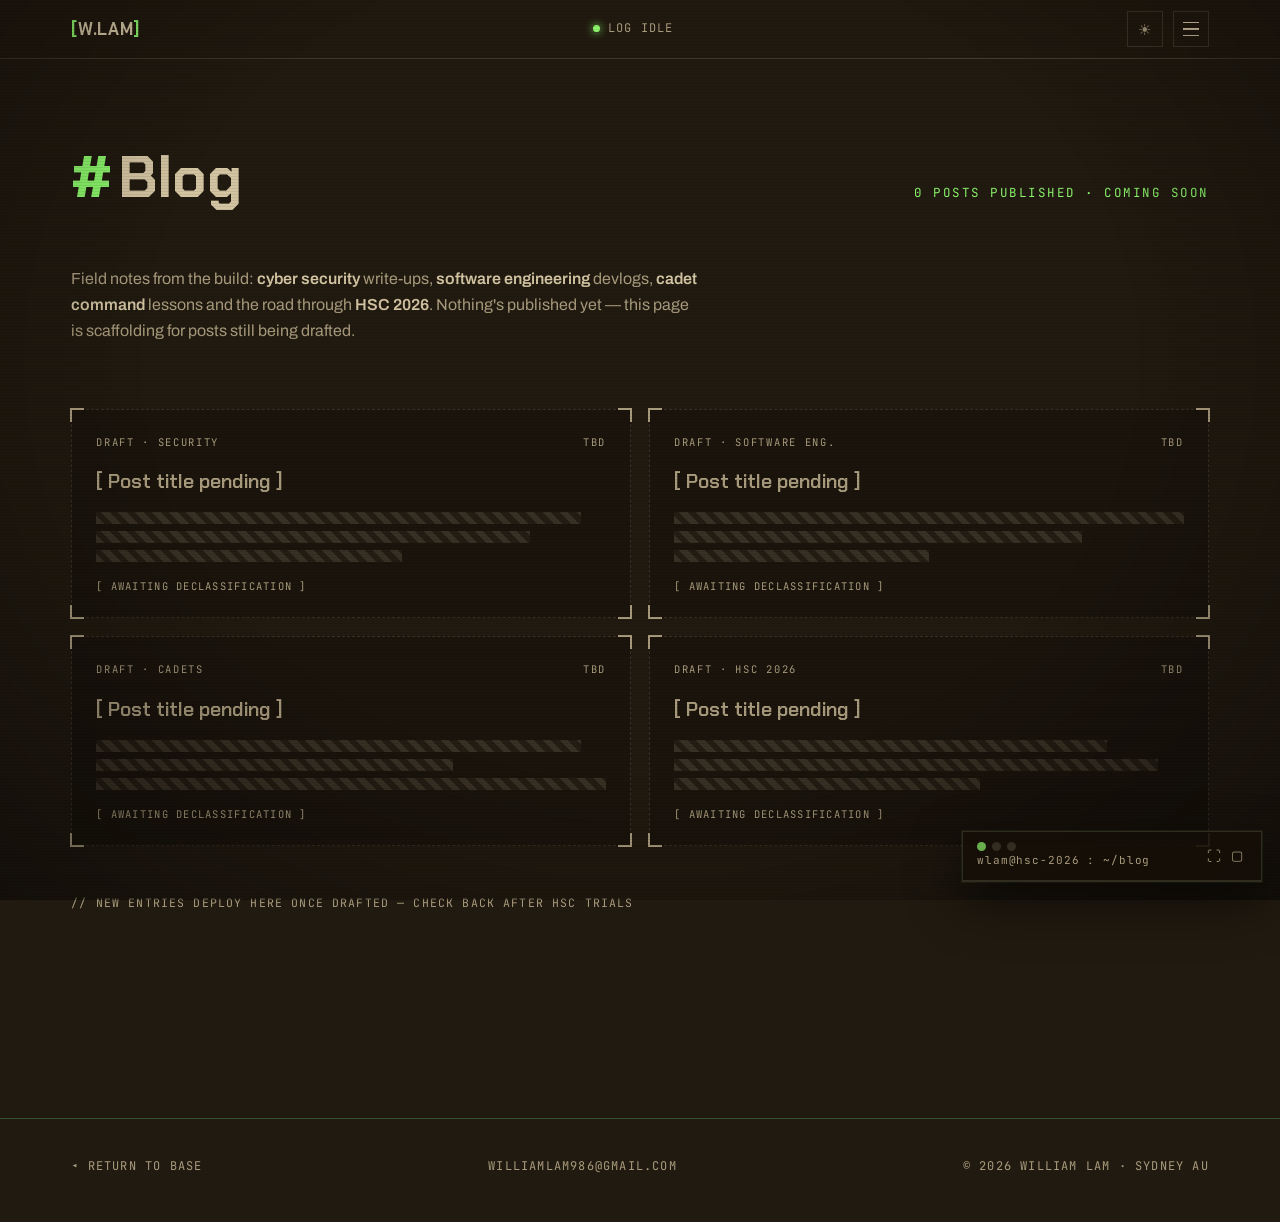
<file: blog.html>
<!DOCTYPE html>
<html lang="en">
<head>
<meta charset="UTF-8">
<meta name="viewport" content="width=device-width, initial-scale=1.0">
<title>Blog — William Lam</title>
<meta name="description" content="William Lam's blog — notes on cyber security, software engineering, cadet leadership and the road to HSC 2026. Coming soon.">
<link rel="canonical" href="https://w1llim.github.io/portfolio/blog.html">
<meta name="robots" content="index, follow">
<meta property="og:title" content="Blog — William Lam">
<meta property="og:description" content="Notes on cyber security, software engineering, cadet leadership and the road to HSC 2026. Coming soon.">
<meta property="og:type" content="website">
<meta property="og:url" content="https://w1llim.github.io/portfolio/blog.html">
<meta property="og:site_name" content="William Lam — Portfolio">
<meta property="og:image" content="https://w1llim.github.io/portfolio/assets/og-image.png">
<meta property="og:image:width" content="1200">
<meta property="og:image:height" content="630">
<meta name="twitter:card" content="summary_large_image">
<meta name="twitter:title" content="Blog — William Lam">
<meta name="twitter:description" content="Notes on cyber security, software engineering, cadet leadership and the road to HSC 2026. Coming soon.">
<meta name="twitter:image" content="https://w1llim.github.io/portfolio/assets/og-image.png">
<meta name="theme-color" content="#211A10">
<script>/* apply the saved theme before first paint to avoid a flash; dark is the default */
(function(){try{if(localStorage.getItem('theme')==='light')document.documentElement.setAttribute('data-theme','light');}catch(e){}})();</script>
<link rel="icon" type="image/png" href="[data-uri]">
<link rel="preconnect" href="https://fonts.googleapis.com">
<link rel="preconnect" href="https://fonts.gstatic.com" crossorigin>
<link href="https://fonts.googleapis.com/css2?family=Chakra+Petch:wght@400;600;700&family=Archivo:wght@400;500;600&family=JetBrains+Mono:wght@400;500;700&display=swap" rel="stylesheet">
<style>
:root{
  --bark:#211A10;        /* deep espresso brown — base */
  --bark-2:#2B2316;      /* raised panels */
  --moss:#33512F;        /* deep green */
  --olive:#4E5A33;       /* military olive */
  --kraft:#D3C4A2;       /* kraft paper */
  --kraft-dim:#A99B7D;
  --phos:#8CF56B;        /* phosphor green accent */
  --phos-dim:rgba(var(--phos-rgb),.35);
  --threat:#E8603F;      /* hostile packets / alerts */
  --line:rgba(var(--kraft-rgb),.16);
  /* raw channels for the translucent layers, so both themes can reuse the alphas */
  --bark-rgb:33,26,16;
  --deep-rgb:20,15,8;    /* recessed panel wells */
  --kraft-rgb:211,196,162;
  --phos-rgb:140,245,107;
  --threat-rgb:232,96,63;
  --moss-rgb:51,81,47;
  --mono:'JetBrains Mono',monospace;
  --body:'Archivo',sans-serif;
  --disp:'Chakra Petch',sans-serif;
}
/* ---------- light theme (field-manual paper) — toggled via header button ---------- */
html[data-theme="light"]{
  --bark:#EFE8D6;        /* kraft paper base */
  --bark-2:#E4DAC0;      /* raised panels */
  --moss:#8FA878;        /* sage green */
  --olive:#7A8A5C;
  --kraft:#2B2316;       /* espresso ink */
  --kraft-dim:#6B5D45;
  --phos:#1E7A10;        /* phosphor, dimmed for paper */
  --threat:#BC4222;
  --line:rgba(var(--kraft-rgb),.22);
  --bark-rgb:239,232,214;
  --deep-rgb:252,249,240;
  --kraft-rgb:43,35,22;
  --phos-rgb:30,122,16;
  --threat-rgb:188,66,34;
  --moss-rgb:143,168,120;
}
html[data-theme="light"] body::before{opacity:.2}
html[data-theme="light"] body::after{background:radial-gradient(ellipse at 50% 40%,transparent 60%,rgba(64,52,28,.14))}
*{margin:0;padding:0;box-sizing:border-box}
html{scroll-behavior:smooth}
body{
  background:var(--bark);
  color:var(--kraft);
  font-family:var(--body);
  font-size:17px;line-height:1.65;
  -webkit-font-smoothing:antialiased;
  overflow-x:hidden;
}
body::before{
  content:"";position:fixed;inset:0;pointer-events:none;z-index:998;
  background:repeating-linear-gradient(0deg,rgba(0,0,0,.14) 0 1px,transparent 1px 3px);
  opacity:.5;
}
body::after{
  content:"";position:fixed;inset:0;pointer-events:none;z-index:997;
  background:radial-gradient(ellipse at 50% 40%,transparent 55%,rgba(0,0,0,.4));
}
::selection{background:var(--phos);color:var(--bark)}
*{scrollbar-width:thin;scrollbar-color:var(--moss) var(--bark-2)}
::-webkit-scrollbar{width:11px;height:11px}
::-webkit-scrollbar-track{background:var(--bark-2);border-left:1px solid var(--line)}
::-webkit-scrollbar-corner{background:var(--bark-2)}
::-webkit-scrollbar-thumb{
  background:var(--moss);border:2px solid var(--bark-2);
  background-clip:padding-box;box-shadow:inset 0 0 0 1px rgba(var(--phos-rgb),.25);
}
::-webkit-scrollbar-thumb:hover{background:var(--phos);box-shadow:inset 0 0 0 1px rgba(var(--phos-rgb),.5)}
a{color:inherit;text-decoration:none}
a:focus-visible,button:focus-visible,input:focus-visible{outline:2px solid var(--phos);outline-offset:3px}
.mono{font-family:var(--mono);font-size:12px;letter-spacing:.1em;text-transform:uppercase}
.wrap{max-width:1240px;margin:0 auto;padding:0 clamp(20px,4vw,56px)}
.phos{color:var(--phos)}

/* ---------- header ---------- */
header{
  position:fixed;top:0;left:0;right:0;z-index:100;
  border-bottom:1px solid var(--line);
  background:rgba(var(--bark-rgb),.82);backdrop-filter:blur(10px);
}
.nav{display:flex;justify-content:space-between;align-items:center;height:58px;position:relative}
.mark{font-family:var(--disp);font-weight:700;font-size:17px;letter-spacing:.04em}
.mark .bracket{color:var(--phos)}
.status{display:flex;align-items:center;gap:8px;color:var(--kraft-dim)}
.status .dot{width:7px;height:7px;border-radius:50%;background:var(--phos);box-shadow:0 0 8px var(--phos);animation:pulse 2s infinite}
@keyframes pulse{0%,100%{opacity:1}50%{opacity:.35}}
@media(max-width:860px){.status{display:none}}

.nav-toggle{
  display:flex;background:none;border:1px solid var(--line);width:36px;height:36px;
  flex-direction:column;justify-content:center;align-items:center;gap:5px;cursor:pointer;flex-shrink:0;
}
.nav-toggle span{width:16px;height:1.5px;background:var(--kraft);transition:transform .25s,opacity .2s}
.nav-actions{display:flex;align-items:center;gap:10px;flex-shrink:0}
.theme-toggle{
  display:flex;align-items:center;justify-content:center;background:none;border:1px solid var(--line);
  width:36px;height:36px;color:var(--kraft-dim);font-size:15px;line-height:1;cursor:pointer;flex-shrink:0;
  transition:color .2s,border-color .2s;
}
.theme-toggle:hover{color:var(--phos);border-color:var(--phos)}
.nav-toggle.open span:nth-child(1){transform:translateY(6.5px) rotate(45deg)}
.nav-toggle.open span:nth-child(2){opacity:0}
.nav-toggle.open span:nth-child(3){transform:translateY(-6.5px) rotate(-45deg)}

nav.links{
  position:fixed;top:58px;left:0;right:0;z-index:99;
  display:flex;flex-direction:column;gap:0;background:var(--bark-2);
  border-bottom:1px solid var(--line);
  max-height:0;overflow:hidden;transition:max-height .3s ease;
}
nav.links.open{max-height:70vh;overflow-y:auto}
nav.links a{position:relative;padding:15px 20px;border-bottom:1px solid var(--line);color:var(--kraft-dim);transition:color .2s}
nav.links a:hover{color:var(--phos)}
nav.links a.current{color:var(--phos)}
@media(min-width:640px){
  nav.links{position:absolute;top:58px;left:auto;width:280px;right:clamp(20px,4vw,56px);border:1px solid var(--line);border-top:0}
}

/* ---------- page top spacing ---------- */
.page-top{padding-top:calc(58px + clamp(50px,7vw,90px))}
section{padding-bottom:clamp(80px,10vw,150px);position:relative}
.sec-head{display:flex;align-items:baseline;justify-content:space-between;gap:20px;margin-bottom:clamp(36px,5vw,60px);flex-wrap:wrap}
.sec-head h2{font-family:var(--disp);font-weight:700;font-size:clamp(32px,4.6vw,58px);line-height:1}
.sec-head h2 .hash{color:var(--phos);margin-right:6px}
.sec-head .count{font-family:var(--mono);font-size:12.5px;color:var(--phos);letter-spacing:.12em;text-transform:uppercase}
.blog-intro{max-width:70ch;color:var(--kraft-dim);font-size:16px;margin-bottom:clamp(40px,6vw,64px)}
.blog-intro b{color:var(--kraft);font-weight:600}

/* ---------- post cards (pending / placeholder) ---------- */
.blog-grid{display:grid;grid-template-columns:repeat(2,1fr);gap:18px}
@media(max-width:820px){.blog-grid{grid-template-columns:1fr}}
.post-card{
  position:relative;border:1px dashed var(--line);background:rgba(var(--deep-rgb),.5);
  padding:24px 24px 22px;
}
.post-card .corner{position:absolute;width:14px;height:14px;border:2px solid var(--kraft-dim)}
.post-card .corner.tl{top:-2px;left:-2px;border-right:0;border-bottom:0}
.post-card .corner.tr{top:-2px;right:-2px;border-left:0;border-bottom:0}
.post-card .corner.bl{bottom:-2px;left:-2px;border-right:0;border-top:0}
.post-card .corner.br{bottom:-2px;right:-2px;border-left:0;border-top:0}
.post-badge{
  display:flex;justify-content:space-between;gap:12px;
  font-family:var(--mono);font-size:10.5px;letter-spacing:.16em;color:var(--kraft-dim);text-transform:uppercase;
}
.post-title{font-family:var(--disp);font-weight:600;font-size:20px;color:var(--kraft-dim);margin:14px 0 14px}
.redact{
  height:12px;margin:7px 0;
  background:repeating-linear-gradient(45deg,rgba(var(--kraft-rgb),.16) 0 6px,rgba(var(--kraft-rgb),.05) 6px 12px);
}
.redact.w95{width:95%}.redact.w85{width:85%}.redact.w80{width:80%}.redact.w70{width:70%}.redact.w60{width:60%}.redact.w50{width:50%}
.post-foot{margin-top:16px;font-size:10.5px;color:var(--kraft-dim);letter-spacing:.12em}
.blog-note{margin-top:clamp(30px,4vw,48px);font-size:11.5px;color:var(--kraft-dim);letter-spacing:.1em}

/* ---------- always-on (docked) terminal ---------- */
.term{
  border:1px solid var(--line);background:rgba(var(--deep-rgb),.85);
  font-family:var(--mono);font-size:13.5px;line-height:1.75;
}
.term-bar{
  display:flex;align-items:center;gap:8px;padding:10px 14px;justify-content:space-between;
  border-bottom:1px solid var(--line);color:var(--kraft-dim);font-size:11px;letter-spacing:.08em;
  font-family:var(--mono);text-transform:none;
}
.term-bar .lights{display:flex;gap:6px;margin-right:6px}
.term-bar .lights i{width:9px;height:9px;border-radius:50%;background:var(--line)}
.term-bar .lights i:first-child{background:var(--phos);opacity:.7}
.term-btns{display:flex;align-items:center;gap:2px}
.term-min,.term-full{background:none;border:0;color:var(--kraft-dim);font-family:var(--mono);font-size:13px;line-height:1;cursor:pointer;padding:2px 4px}
.term-min:hover,.term-full:hover{color:var(--phos)}
.term-full{font-size:14px}
.term-body{padding:18px 18px 22px;overflow-y:auto;color:var(--kraft)}
.term{cursor:text;position:relative}
#termKb{position:absolute;width:1px;height:1px;opacity:0;border:0;padding:0}
.term-body .ln{display:block;white-space:pre-wrap;word-break:break-word}
.term-body .prompt{color:var(--phos)}
.term-body .ok{color:var(--phos)}
.term-body .dim{color:var(--kraft-dim)}
.caret{display:inline-block;width:8px;height:15px;background:var(--phos);vertical-align:-2px;animation:blink 1s steps(1) infinite}
@keyframes blink{50%{opacity:0}}
.term.docked{
  position:fixed;right:18px;bottom:18px;z-index:1000;
  width:300px;max-width:calc(100vw - 36px);
  box-shadow:0 20px 50px rgba(0,0,0,.6),0 0 0 1px rgba(var(--phos-rgb),.08);
}
.term.docked .term-body{min-height:0;max-height:38vh}
.term.minimized .term-body,.term.minimized #termKb{display:none}
@media(max-width:600px){.term.docked{right:12px;bottom:12px;width:calc(100vw - 24px)}}

/* fullscreen terminal — fills the viewport height, capped to the content width */
.term.fullscreen{
  position:fixed;top:0;left:50%;right:auto;bottom:auto;transform:translateX(-50%);
  z-index:2000;margin:0;animation:none;
  width:calc(100vw - 40px);max-width:1240px;
  height:100dvh;max-height:100dvh;
  display:flex;flex-direction:column;
  box-shadow:0 0 0 100vmax rgba(6,4,1,.74),0 20px 50px rgba(0,0,0,.6);
}
.term.fullscreen .term-body{flex:1 1 auto;min-height:0;max-height:none}
.term.fullscreen .term-min{display:none}
body.term-fs-lock{overflow:hidden}
body.term-fs-lock header{display:none}
@media(max-width:600px){.term.fullscreen{width:calc(100vw - 16px)}}

/* ---------- footer ---------- */
footer{border-top:1px solid var(--moss);padding:38px 0 44px;margin-top:clamp(40px,6vw,80px)}
.foot-meta{display:flex;justify-content:space-between;flex-wrap:wrap;gap:16px;color:var(--kraft-dim)}
.foot-meta a{border-bottom:1px solid transparent;transition:color .2s,border-color .2s}
.foot-meta a:hover{color:var(--phos);border-color:var(--phos)}

/* ---------- reveal ---------- */
.reveal{opacity:0;transform:translateY(30px);transition:opacity .7s ease,transform .7s ease;position:relative}
.reveal.in{opacity:1;transform:none}
.reveal.d1{transition-delay:.08s}.reveal.d2{transition-delay:.16s}.reveal.d3{transition-delay:.24s}
.reveal.d4{transition-delay:.32s}.reveal.d5{transition-delay:.4s}

@media(prefers-reduced-motion:reduce){
  *,*::before,*::after{animation:none!important;transition:none!important}
  .reveal{opacity:1;transform:none}
  html{scroll-behavior:auto}
}
</style>
</head>
<body>

<div class="term docked minimized" id="termShell" aria-label="Interactive terminal — type help for commands, cd to navigate">
  <div class="term-bar">
    <span><span class="lights"><i></i><i></i><i></i></span>wlam@hsc-2026 : ~/blog</span>
    <span class="term-btns">
      <button type="button" class="term-full" id="termFull" aria-label="Fullscreen terminal" title="Fullscreen (or type: fullscreen)">⛶</button>
      <button type="button" class="term-min" id="termMin" aria-label="Restore terminal">▢</button>
    </span>
  </div>
  <div class="term-body" id="terminal" aria-hidden="true"></div>
  <input id="termKb" type="text" autocomplete="off" autocapitalize="off" spellcheck="false" aria-label="Terminal command input">
</div>

<header>
  <div class="wrap nav">
    <a class="mark" href="index.html"><span class="bracket">[</span>W.LAM<span class="bracket">]</span></a>
    <nav class="links mono" id="navLinks">
      <a href="index.html#mission">Mission</a>
      <a href="index.html#coursework">Coursework</a>
      <a href="index.html#command">Command</a>
      <a href="index.html#kungfu">Kung Fu</a>
      <a href="index.html#majorworks">Major Works</a>
      <a href="index.html#projects">Projects</a>
      <a href="index.html#timeline">Timeline</a>
      <a href="index.html#toolkit">Toolkit</a>
      <a href="ops.html">Ops Lab &#8599;</a>
      <a class="current" href="blog.html" aria-current="page">Blog</a>
      <a href="index.html#contact">Contact</a>
    </nav>
    <div class="status mono"><span class="dot"></span>Log idle</div>
    <div class="nav-actions">
      <button class="theme-toggle" id="themeToggle" type="button" aria-label="Switch to light mode" title="Toggle light / dark theme">☀</button>
      <button class="nav-toggle" id="navToggle" type="button" aria-expanded="false" aria-controls="navLinks" aria-label="Toggle navigation menu">
        <span></span><span></span><span></span>
      </button>
    </div>
  </div>
</header>

<!-- ================= BLOG ================= -->
<section id="blog" class="page-top">
  <div class="wrap">
    <div class="sec-head reveal">
      <h2><span class="hash">#</span>Blog</h2>
      <span class="count">0 posts published · Coming soon</span>
    </div>

    <p class="blog-intro reveal d1">Field notes from the build: <b>cyber security</b> write-ups, <b>software engineering</b> devlogs, <b>cadet command</b> lessons and the road through <b>HSC 2026</b>. Nothing's published yet — this page is scaffolding for posts still being drafted.</p>

    <div class="blog-grid">
      <div class="post-card reveal">
        <span class="corner tl"></span><span class="corner tr"></span>
        <span class="corner bl"></span><span class="corner br"></span>
        <div class="post-badge"><span>Draft · Security</span><span>TBD</span></div>
        <h3 class="post-title">[ Post title pending ]</h3>
        <div class="redact w95"></div>
        <div class="redact w85"></div>
        <div class="redact w60"></div>
        <p class="post-foot mono">[ awaiting declassification ]</p>
      </div>

      <div class="post-card reveal d1">
        <span class="corner tl"></span><span class="corner tr"></span>
        <span class="corner bl"></span><span class="corner br"></span>
        <div class="post-badge"><span>Draft · Software Eng.</span><span>TBD</span></div>
        <h3 class="post-title">[ Post title pending ]</h3>
        <div class="redact w90"></div>
        <div class="redact w80"></div>
        <div class="redact w50"></div>
        <p class="post-foot mono">[ awaiting declassification ]</p>
      </div>

      <div class="post-card reveal d2">
        <span class="corner tl"></span><span class="corner tr"></span>
        <span class="corner bl"></span><span class="corner br"></span>
        <div class="post-badge"><span>Draft · Cadets</span><span>TBD</span></div>
        <h3 class="post-title">[ Post title pending ]</h3>
        <div class="redact w95"></div>
        <div class="redact w70"></div>
        <div class="redact w55"></div>
        <p class="post-foot mono">[ awaiting declassification ]</p>
      </div>

      <div class="post-card reveal d3">
        <span class="corner tl"></span><span class="corner tr"></span>
        <span class="corner bl"></span><span class="corner br"></span>
        <div class="post-badge"><span>Draft · HSC 2026</span><span>TBD</span></div>
        <h3 class="post-title">[ Post title pending ]</h3>
        <div class="redact w85"></div>
        <div class="redact w95"></div>
        <div class="redact w60"></div>
        <p class="post-foot mono">[ awaiting declassification ]</p>
      </div>
    </div>

    <p class="blog-note mono reveal d4">// new entries deploy here once drafted — check back after HSC trials</p>
  </div>
</section>

<!-- ================= FOOTER ================= -->
<footer>
  <div class="wrap foot-meta mono">
    <a href="index.html">&#9666; Return to base</a>
    <span>williamlam986@gmail.com</span>
    <span>&copy; 2026 William Lam &middot; Sydney AU</span>
  </div>
</footer>

<script>
const reduceMotion = window.matchMedia('(prefers-reduced-motion: reduce)').matches;

/* ================= theme toggle (dark default / light) ================= */
const themeBtn = document.getElementById('themeToggle');
const themeMeta = document.querySelector('meta[name="theme-color"]');
function currentTheme() {
  return document.documentElement.getAttribute('data-theme') === 'light' ? 'light' : 'dark';
}
function applyTheme(t) {
  document.documentElement.setAttribute('data-theme', t);
  const light = t === 'light';
  themeBtn.textContent = light ? '☾' : '☀';
  themeBtn.setAttribute('aria-label', light ? 'Switch to dark mode' : 'Switch to light mode');
  if (themeMeta) themeMeta.setAttribute('content', light ? '#EFE8D6' : '#211A10');
}
function setTheme(t) {
  applyTheme(t);
  try { localStorage.setItem('theme', t); } catch (e) {}
}
applyTheme(currentTheme()); // sync the button with whatever the head script applied
themeBtn.addEventListener('click', () => setTheme(currentTheme() === 'light' ? 'dark' : 'light'));

/* ================= nav dropdown ================= */
(function navMenu() {
  const toggle = document.getElementById('navToggle');
  const links = document.getElementById('navLinks');
  function setOpen(open) {
    links.classList.toggle('open', open);
    toggle.classList.toggle('open', open);
    toggle.setAttribute('aria-expanded', open);
  }
  toggle.addEventListener('click', () => setOpen(!links.classList.contains('open')));
  links.querySelectorAll('a').forEach(a => a.addEventListener('click', () => setOpen(false)));
  document.addEventListener('click', e => {
    if (links.classList.contains('open') && !links.contains(e.target) && e.target !== toggle && !toggle.contains(e.target)) setOpen(false);
  });
})();

/* ================= scroll reveals ================= */
const io = new IntersectionObserver(entries => {
  entries.forEach(e => {
    if (e.isIntersecting) { e.target.classList.add('in'); io.unobserve(e.target); }
  });
}, { threshold: 0.15 });
document.querySelectorAll('.reveal').forEach(el => io.observe(el));

/* ================= terminal boot ================= */
/* The same interactive shell as the home page, adapted for the blog:
   section jumps redirect back to index.html; cd .. / ~ returns home. */
const LINES = [
  { t: '> whoami', cls: 'prompt' },
  { t: 'william.lam', cls: '' },
  { t: '> cat blog/status.txt', cls: 'prompt' },
  { t: 'FIELD NOTES // 0 PUBLISHED // DRAFTS IN PROGRESS', cls: 'dim' },
  { t: '> ls ~/topics', cls: 'prompt' },
  { t: 'security  software-eng  cadets  hsc-2026', cls: 'dim' },
  { t: '> run navigate.sh', cls: 'prompt' },
  { t: "[ OK ] type 'help' to navigate — cd .. for home", cls: 'ok' },
];
const termEl = document.getElementById('terminal');
function typeLines(i = 0) {
  if (i >= LINES.length) { startShell(); return; }
  const { t, cls } = LINES[i];
  const line = document.createElement('span');
  line.className = 'ln ' + cls;
  termEl.appendChild(line);
  if (reduceMotion) { line.textContent = t; typeLines(i + 1); return; }
  let j = 0;
  const isOutput = !t.startsWith('>');
  const speed = isOutput ? 12 : 34;
  (function tick() {
    line.textContent = t.slice(0, ++j);
    if (j < t.length) setTimeout(tick, speed);
    else setTimeout(() => typeLines(i + 1), isOutput ? 240 : 110);
  })();
}
setTimeout(() => typeLines(), reduceMotion ? 0 : 600);

/* ================= interactive shell ================= */
const SHELL = {
  help: [
    'available commands:',
    '  whoami   mission     cadets   kungfu   fastfetch',
    '  projects majorworks  contact  ls       clear',
    '  fullscreen / windowed — resize the terminal (or use the ⛶ button; esc exits)',
    '  cd <dir> — jump to a section, e.g. cd mission. ls to list.',
    '  cd ops-lab/<stage> — jump to a lab stage. cd ~ or cd .. for home.',
  ],
  whoami: ['william.lam — YEAR 12 // SYDNEY, AU // HSC 2026'],
  mission: [
    'TARGET: UNSW BIS / BCompSc',
    'MAJORS: cybersecurity mgmt + security engineering',
    'ETA: 2027',
  ],
  cadets: ['CUO // COMPANY COMMANDER // HAHSACU', 'personnel under command: 100+', 'service record: CDTREC 2021 -> CUO 2026'],
  kungfu: ['白鶴派 pak hok pai — white crane, since 2020', 'armament: dao (single sabre) // aux: lion dance'],
  contact: [
    'williamlam986@gmail.com',
    'github.com/w1llim // linkedin: in/thew1llim // instagram: willim_2008',
    'status: inbox monitored — open a channel anytime',
  ],
  ls: [
    'mission  coursework  command  kungfu  majorworks  projects  timeline  toolkit  ops-lab/  blog  contact',
    'sections live on the home page — cd <name> jumps there. cd ~ or cd .. returns home.',
  ],
  'ls ops-lab': ['observe  extract  decode  crypto  synthesize', "cd ops-lab/<stage> to jump to one, e.g. cd ops-lab/decode"],
};
SHELL['ls ops-lab/'] = SHELL['ls ops-lab'];
const STAGES = { observe: 'stage-observe', extract: 'stage-extract', decode: 'stage-decode', crypto: 'stage-crypto', synthesize: 'stage-synthesize' };
const SECTION_PAGES = {
  mission: 'index.html#mission', coursework: 'index.html#coursework',
  command: 'index.html#command', cadets: 'index.html#command', kungfu: 'index.html#kungfu',
  majorworks: 'index.html#majorworks', 'major-works': 'index.html#majorworks',
  projects: 'index.html#projects', timeline: 'index.html#timeline',
  toolkit: 'index.html#toolkit', contact: 'index.html#contact',
};
const FASTFETCH = [
  ['\\_\\  /_/', 'ok'],
  [' \\ \\/ /', 'ok'],
  ['  \\  /', 'ok'],
  ['   \\/', 'ok'],
  ['', ''],
  ['william@hsc-2026', ''],
  ['-----------------', 'dim'],
  ['OS: HSC 2026 (NSW · Sydney, AU)', ''],
  ['Host: HAHSACU — Australian Army Cadets', ''],
  ['Kernel: CUO 6.2026 (Company Commander)', ''],
  ['Uptime: 6 yrs (2021 → present)', ''],
  ['Packages: 6 (HSC modules), 7 (projects), 2 (majorworks)', ''],
  ['Shell: pak-hok-pai — white crane (2020~)', ''],
  ['CPU: Cybersecurity Mgmt + Security Eng (dual major)', ''],
  ['Target: UNSW BIS/BCompSc — ETA 2027', ''],
  ['Locale: en_AU.UTF-8', ''],
  ['', ''],
  ['███████████████████', 'ok'],
];
const PROJECTS = [
  { title: 'Math Quest', tag: 'CLI arithmetic quiz (Python)', desc: 'Command-line arithmetic quiz game — a lives/streak system, a boss fight with harder expressions, a one-time calculator power-up earned by a 5-streak, and scores persisted to a stats file between runs.' },
  { title: 'Enterprise Network & Threat Model', tag: 'Packet Tracer', desc: 'A four-department LAN built and secured in Cisco Packet Tracer — WPA2, port security, MAC locking — paired with a full threat analysis, 5x5 risk matrix and mitigation plan.' },
  { title: 'Guru Driving School', tag: 'UX prototype, Adobe XD', desc: 'High-fidelity website prototype built in Adobe XD for a fictional driving school — wireframed and click-tested end to end, with an accessibility/privacy analysis and a full testing & evaluation pass.' },
  { title: 'Smart Garage', tag: 'micro:bit + radio + sensors', desc: 'Two micro:bits over radio: a remote sends enter/leave commands, the garage unit drives a servo door and neopixel lights, and an ultrasonic sensor beeps the car to a stop.' },
  { title: 'Case Study: 2022 Optus Data Breach', tag: 'cybersecurity case study', desc: 'Written analysis of the Optus breach — an unauthenticated public API and an IDOR vulnerability that exposed 9.8M customer records. Breaks down which CIA-triad principles failed and mitigations.' },
  { title: 'E-Commerce Data Dashboard', tag: 'MS Access + Excel', desc: 'A ~500,000-row e-commerce dataset normalised to 3NF across a five-table Access schema, live-linked into an Excel dashboard — revenue targets, regional comparisons, top/bottom products.' },
  { title: 'LearnerHours', tag: 'offline PWA', desc: 'An installable, offline-capable PWA for logging L-plate driving hours — full session CRUD, SHA-256 hashed local login, DOMPurify XSS sanitisation, and a service worker caching the app shell.' },
];
const MAJORWORKS = [
  { title: 'WAILA', tag: '"What Am I Looking At?" — Figma prototype, ENT-CMP Y12 T3', status: 'SUBMITTED', desc: 'AI part-ID app for mechanics — point a camera at a vehicle part, get instant identification with audio feedback, and request stock without leaving the job. Built end to end: real client interview, iterated on feedback, high-fidelity Figma prototype, 5-entity relational schema, Cisco Packet Tracer network. Submitted 30 Jun 2026.' },
  { title: 'Software Engineering Major Work', tag: 'SFT-ENG Y12 T3', status: 'IN PROGRESS', desc: '[ awaiting declassification ] — due 24 Jul 2026.' },
];
let typedSpan = null;
const kb = document.getElementById('termKb');

function shellPrint(text, cls) {
  const l = document.createElement('span');
  l.className = 'ln ' + (cls || '');
  l.textContent = text;
  termEl.appendChild(l);
}
function newPromptLine() {
  const l = document.createElement('span');
  l.className = 'ln';
  l.innerHTML = '<span class="prompt">&gt; </span><span></span><span class="caret"></span>';
  typedSpan = l.children[1];
  termEl.appendChild(l);
  termEl.scrollTop = termEl.scrollHeight;
}
function startShell() {
  shellPrint("type 'help' for commands", 'dim');
  newPromptLine();
}
function runCommand(raw) {
  const cmd = raw.trim().toLowerCase();
  typedSpan.parentElement.querySelector('.caret').remove(); // freeze the line
  if (cmd === '') {}
  else if (cmd === 'clear') { termEl.innerHTML = ''; }
  else if (cmd.startsWith('sudo')) { shellPrint('permission denied: nice try.', 'dim'); }
  else if (cmd === 'projects') {
    PROJECTS.forEach((p, i) => shellPrint('PRJ-' + String(i + 1).padStart(2, '0') + '  ' + p.title + ' — ' + p.tag, 'dim'));
    shellPrint("type 'projects <n>' for details, e.g. projects 1", 'dim');
  }
  else if (cmd.startsWith('projects ')) {
    const n = parseInt(cmd.split(' ')[1], 10);
    const p = PROJECTS[n - 1];
    if (!p) { shellPrint('no project PRJ-' + cmd.split(' ')[1], 'dim'); }
    else {
      shellPrint('PRJ-' + String(n).padStart(2, '0') + '  ' + p.title, 'dim');
      shellPrint(p.desc, 'dim');
      shellPrint('opening projects on the home page...', 'dim');
      setTimeout(() => { window.location.href = 'index.html#projects'; }, reduceMotion ? 0 : 500);
    }
  }
  else if (cmd === 'majorworks') {
    MAJORWORKS.forEach((m, i) => shellPrint('MW-' + String(i + 1).padStart(2, '0') + '  ' + m.title + ' — ' + m.tag + ' [' + m.status + ']', 'dim'));
    shellPrint("type 'majorworks <n>' for details, e.g. majorworks 1", 'dim');
  }
  else if (cmd.startsWith('majorworks ')) {
    const n = parseInt(cmd.split(' ')[1], 10);
    const m = MAJORWORKS[n - 1];
    if (!m) { shellPrint('no major work MW-' + cmd.split(' ')[1], 'dim'); }
    else {
      shellPrint('MW-' + String(n).padStart(2, '0') + '  ' + m.title + ' [' + m.status + ']', 'dim');
      shellPrint(m.desc, 'dim');
      shellPrint('opening major works on the home page...', 'dim');
      setTimeout(() => { window.location.href = 'index.html#majorworks'; }, reduceMotion ? 0 : 500);
    }
  }
  else if (cmd === 'fastfetch' || cmd === 'neofetch') {
    FASTFETCH.forEach(([text, cls]) => shellPrint(text, cls));
  }
  else if (cmd === 'fullscreen' || cmd === 'maximize' || cmd === 'fs') {
    if (termShellEl.classList.contains('fullscreen')) { shellPrint('already fullscreen — type `windowed` or press esc to exit', 'dim'); }
    else { setFullscreen(true); shellPrint('terminal -> fullscreen // press esc or type `windowed` to exit', 'ok'); }
  }
  else if (cmd === 'windowed' || cmd === 'exitfullscreen' || cmd === 'restore' || cmd === 'unmaximize') {
    if (termShellEl.classList.contains('fullscreen')) { setFullscreen(false); shellPrint('terminal -> windowed', 'dim'); }
    else { shellPrint('already windowed — type `fullscreen` to expand', 'dim'); }
  }
  else if (cmd === 'cd' || cmd.startsWith('cd ')) {
    const target = cmd.slice(2).trim().replace(/^~?\/+/, '').replace(/\/+$/, '');
    const stageMatch = target.match(/^(?:ops-lab|ops)\/(.+)$/);
    if (stageMatch && STAGES[stageMatch[1]]) {
      shellPrint('redirecting to ops-lab/' + stageMatch[1] + '...', 'dim');
      setTimeout(() => { window.location.href = 'ops.html#' + STAGES[stageMatch[1]]; }, reduceMotion ? 0 : 450);
    }
    else if (target === 'blog' || target === '.') {
      window.scrollTo({ top: 0, behavior: reduceMotion ? 'auto' : 'smooth' });
      shellPrint('~/blog', 'dim');
    }
    else if (!target || target === '~' || target === '..' || target === 'home' || target === 'index') {
      shellPrint('redirecting home...', 'dim');
      setTimeout(() => { window.location.href = 'index.html'; }, reduceMotion ? 0 : 450);
    }
    else if (target === 'ops-lab' || target === 'ops') {
      shellPrint('redirecting to ops-lab...', 'dim');
      setTimeout(() => { window.location.href = 'ops.html'; }, reduceMotion ? 0 : 450);
    }
    else if (SECTION_PAGES[target]) {
      shellPrint('redirecting to ' + target + '...', 'dim');
      setTimeout(() => { window.location.href = SECTION_PAGES[target]; }, reduceMotion ? 0 : 450);
    }
    else {
      shellPrint('cd: no such directory: ' + target, 'dim');
      shellPrint("type 'ls' to see available directories", 'dim');
    }
  }
  else if (SHELL[cmd]) { SHELL[cmd].forEach(t => shellPrint(t, cmd.startsWith('help') || cmd.startsWith('ls') ? 'dim' : '')); }
  else { shellPrint('sh: command not found: ' + cmd.split(' ')[0], 'dim'); shellPrint("type 'help' for commands", 'dim'); }
  newPromptLine();
}
const termShellEl = document.getElementById('termShell');
termShellEl.addEventListener('click', () => kb.focus({ preventScroll: true }));
kb.addEventListener('input', () => { if (typedSpan) typedSpan.textContent = kb.value; });
kb.addEventListener('keydown', e => {
  if (e.key === 'Enter' && typedSpan) { runCommand(kb.value); kb.value = ''; }
});

/* ================= minimize ================= */
const termMinBtn = document.getElementById('termMin');
function setMinimized(min) {
  termShellEl.classList.toggle('minimized', min);
  termMinBtn.textContent = min ? '▢' : '_';
  termMinBtn.setAttribute('aria-label', min ? 'Restore terminal' : 'Minimize terminal');
}
termMinBtn.addEventListener('click', e => {
  e.stopPropagation();
  const min = !termShellEl.classList.contains('minimized');
  setMinimized(min);
  if (!min) kb.focus({ preventScroll: true });
});

/* ================= fullscreen toggle ================= */
const termFullBtn = document.getElementById('termFull');
function setFullscreen(full) {
  if (full) setMinimized(false); // can't be minimized + fullscreen at once
  termShellEl.classList.toggle('fullscreen', full);
  document.body.classList.toggle('term-fs-lock', full);
  termFullBtn.textContent = full ? '✕' : '⛶';
  termFullBtn.setAttribute('aria-label', full ? 'Exit fullscreen terminal' : 'Fullscreen terminal');
  termFullBtn.setAttribute('title', full ? 'Exit fullscreen (esc, or type: windowed)' : 'Fullscreen (or type: fullscreen)');
  if (full) { kb.focus({ preventScroll: true }); termEl.scrollTop = termEl.scrollHeight; }
}
termFullBtn.addEventListener('click', e => {
  e.stopPropagation();
  setFullscreen(!termShellEl.classList.contains('fullscreen'));
});
document.addEventListener('keydown', e => {
  if (e.key === 'Escape' && termShellEl.classList.contains('fullscreen')) setFullscreen(false);
});
</script>

</body>
</html>
</file>
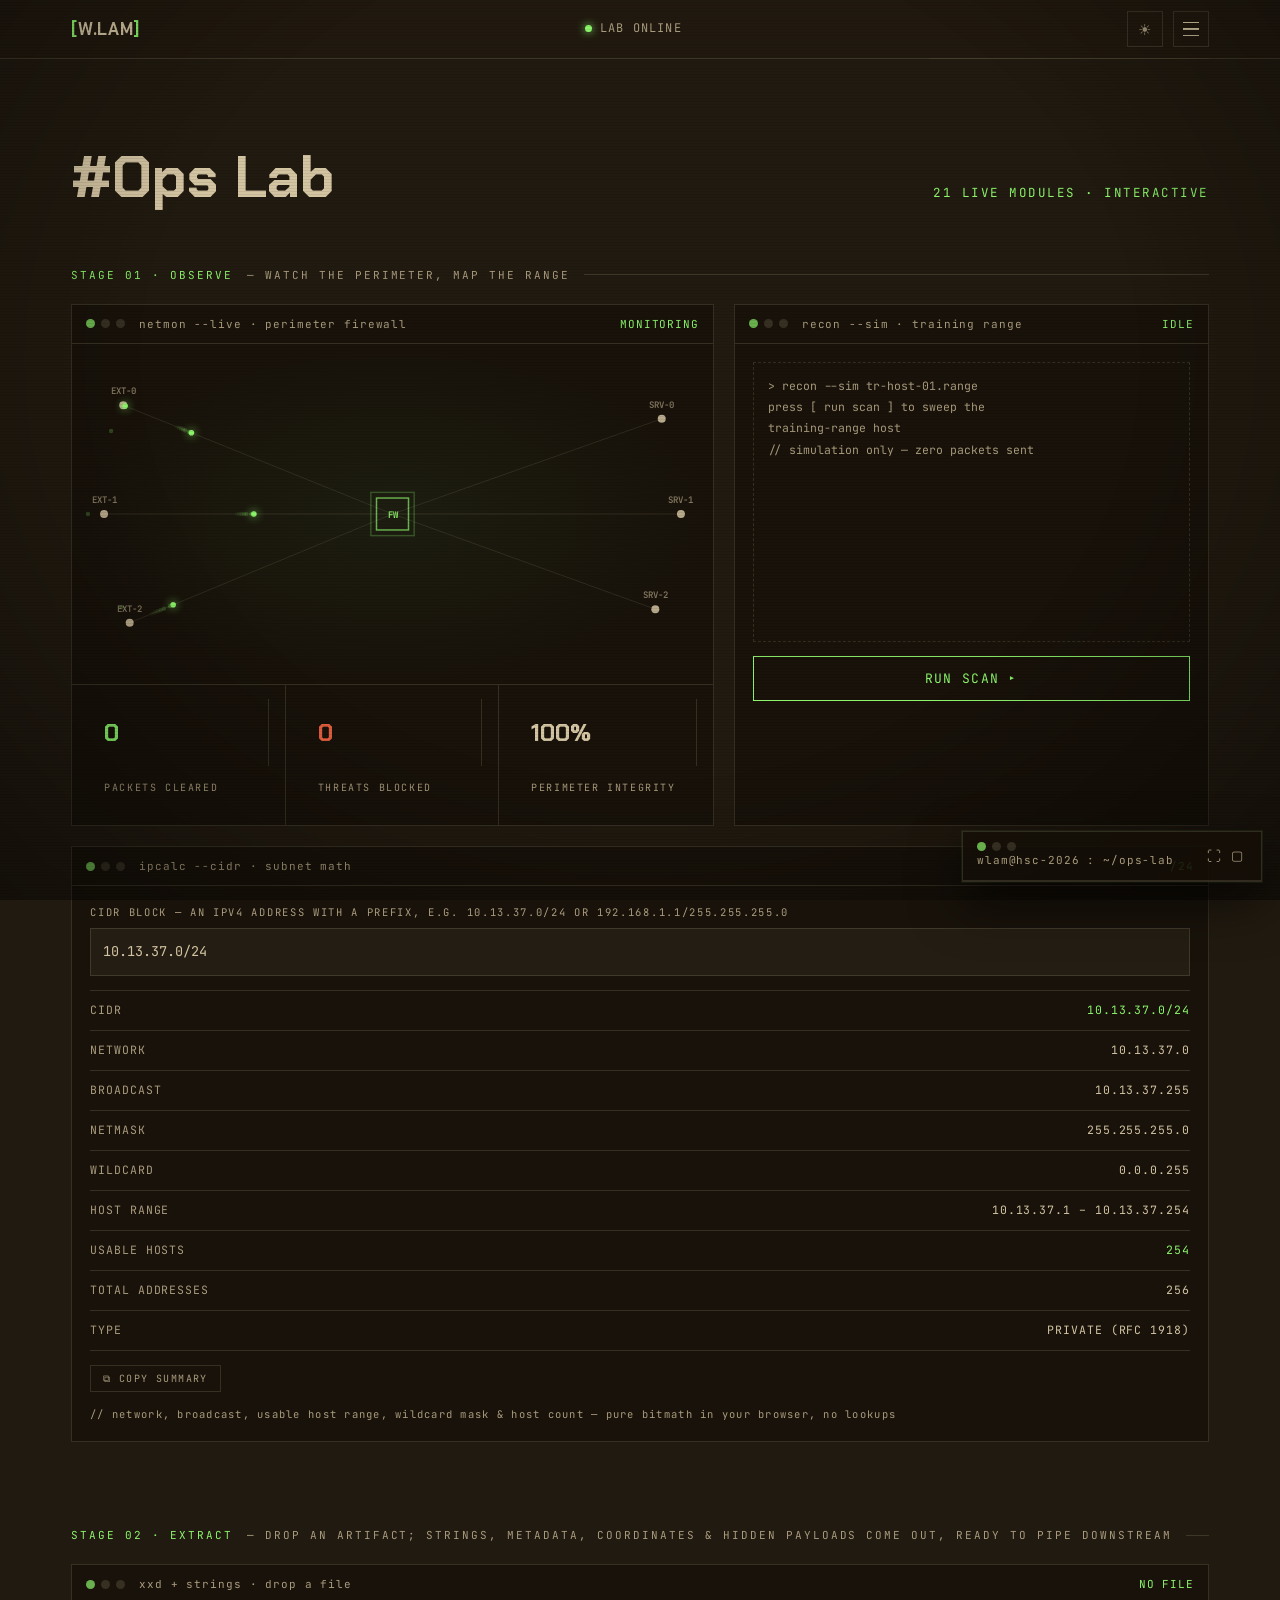
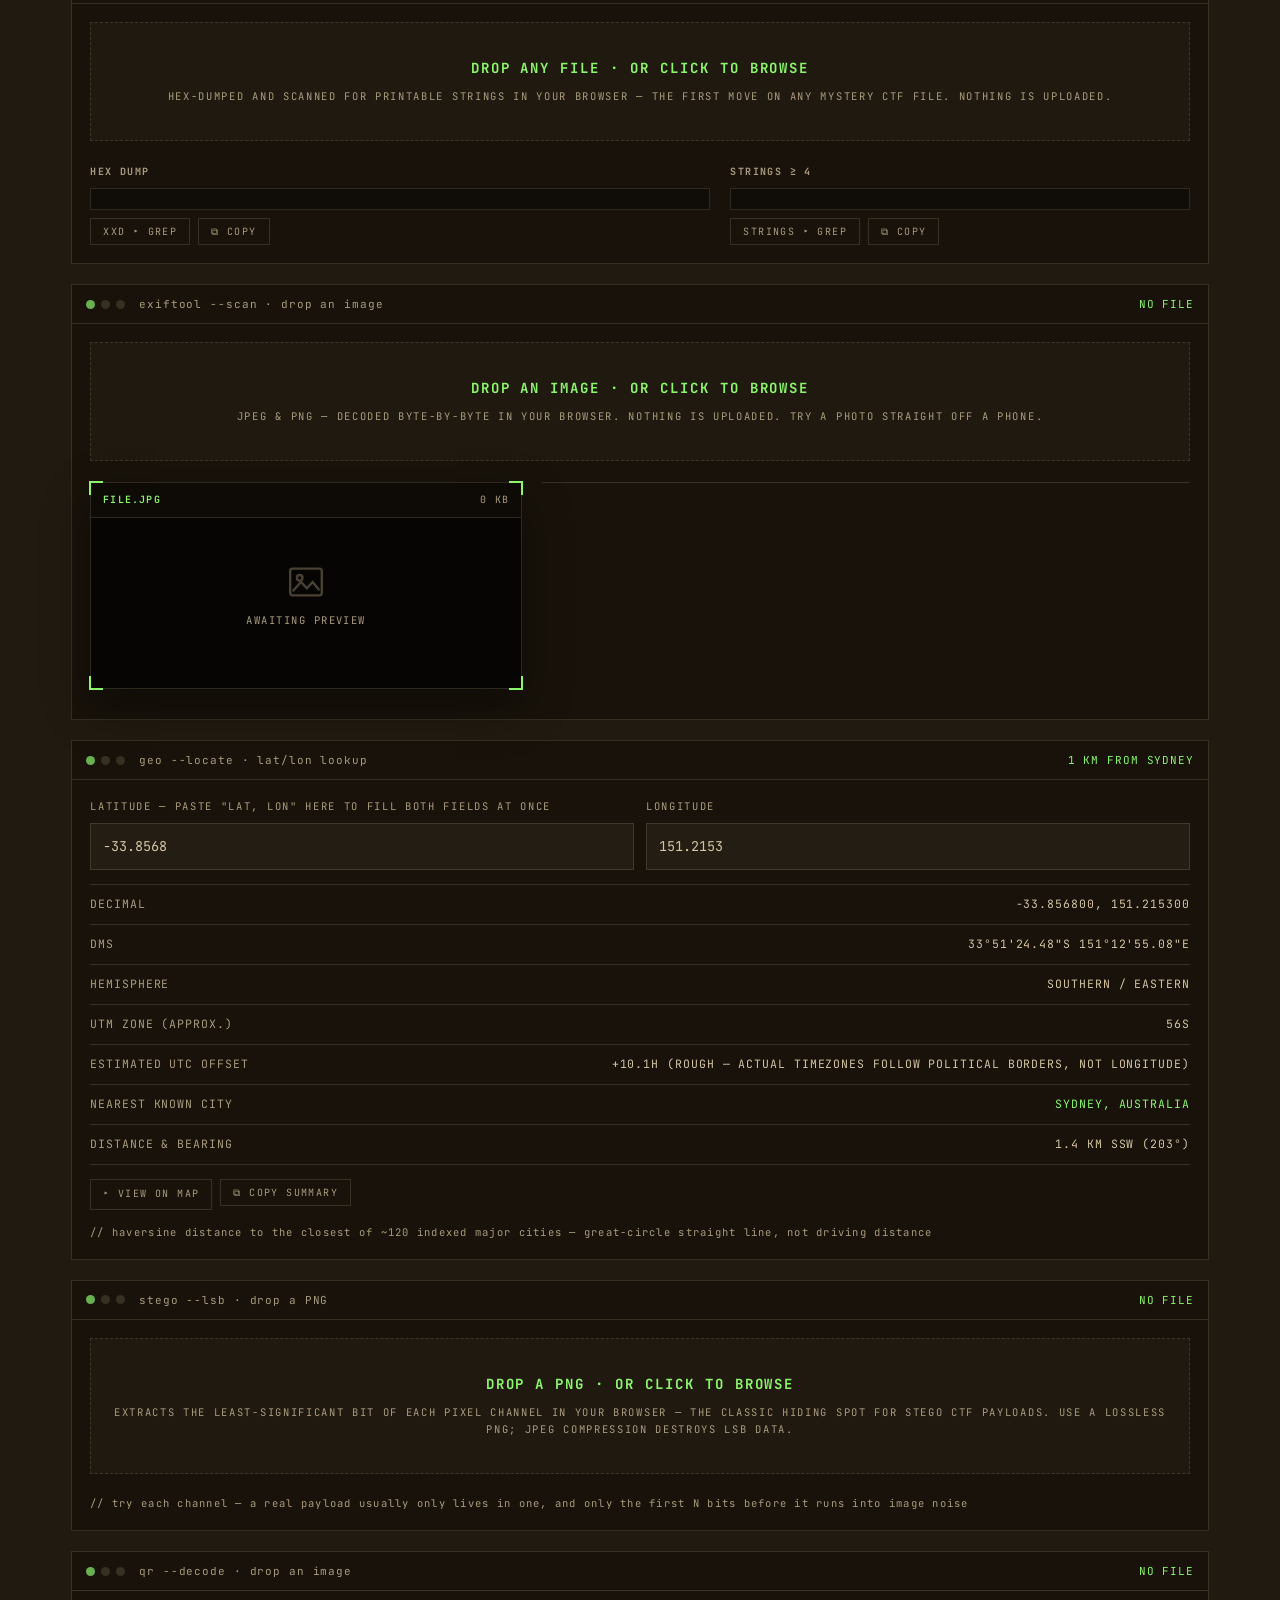
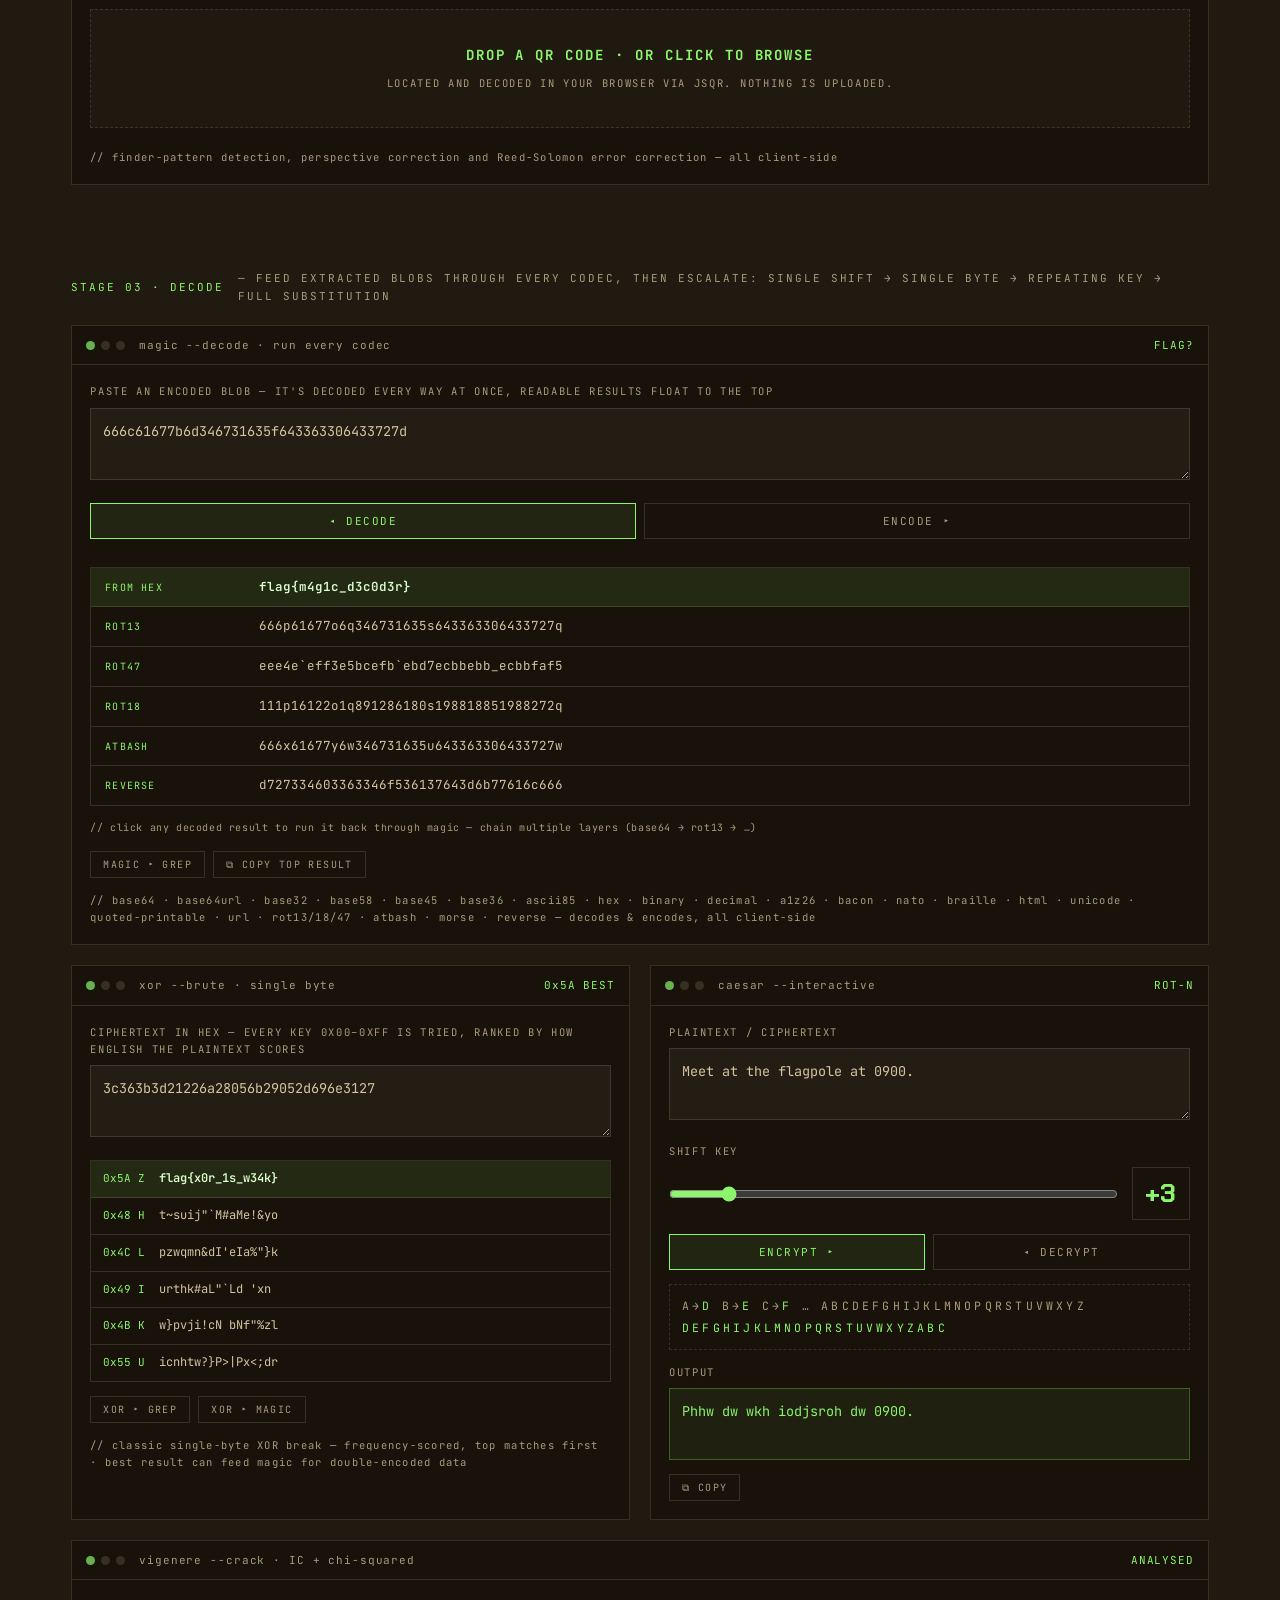
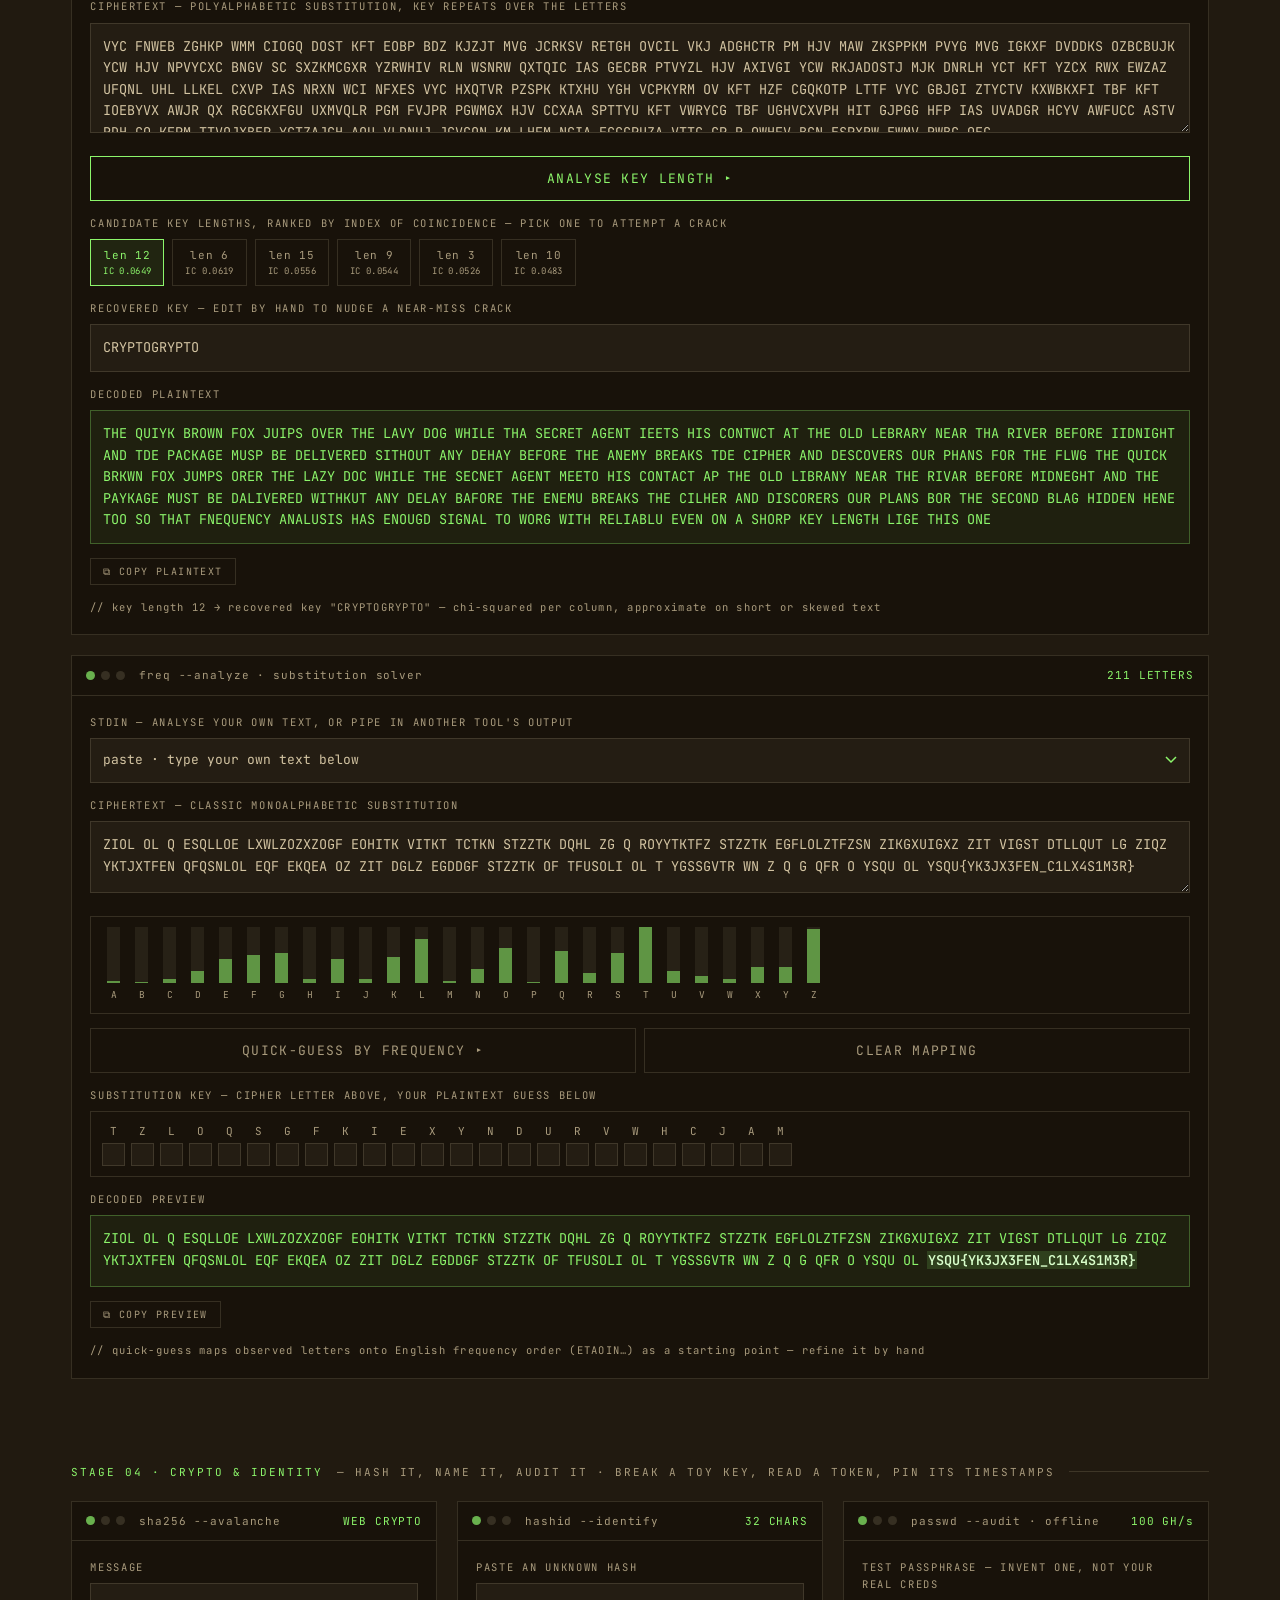
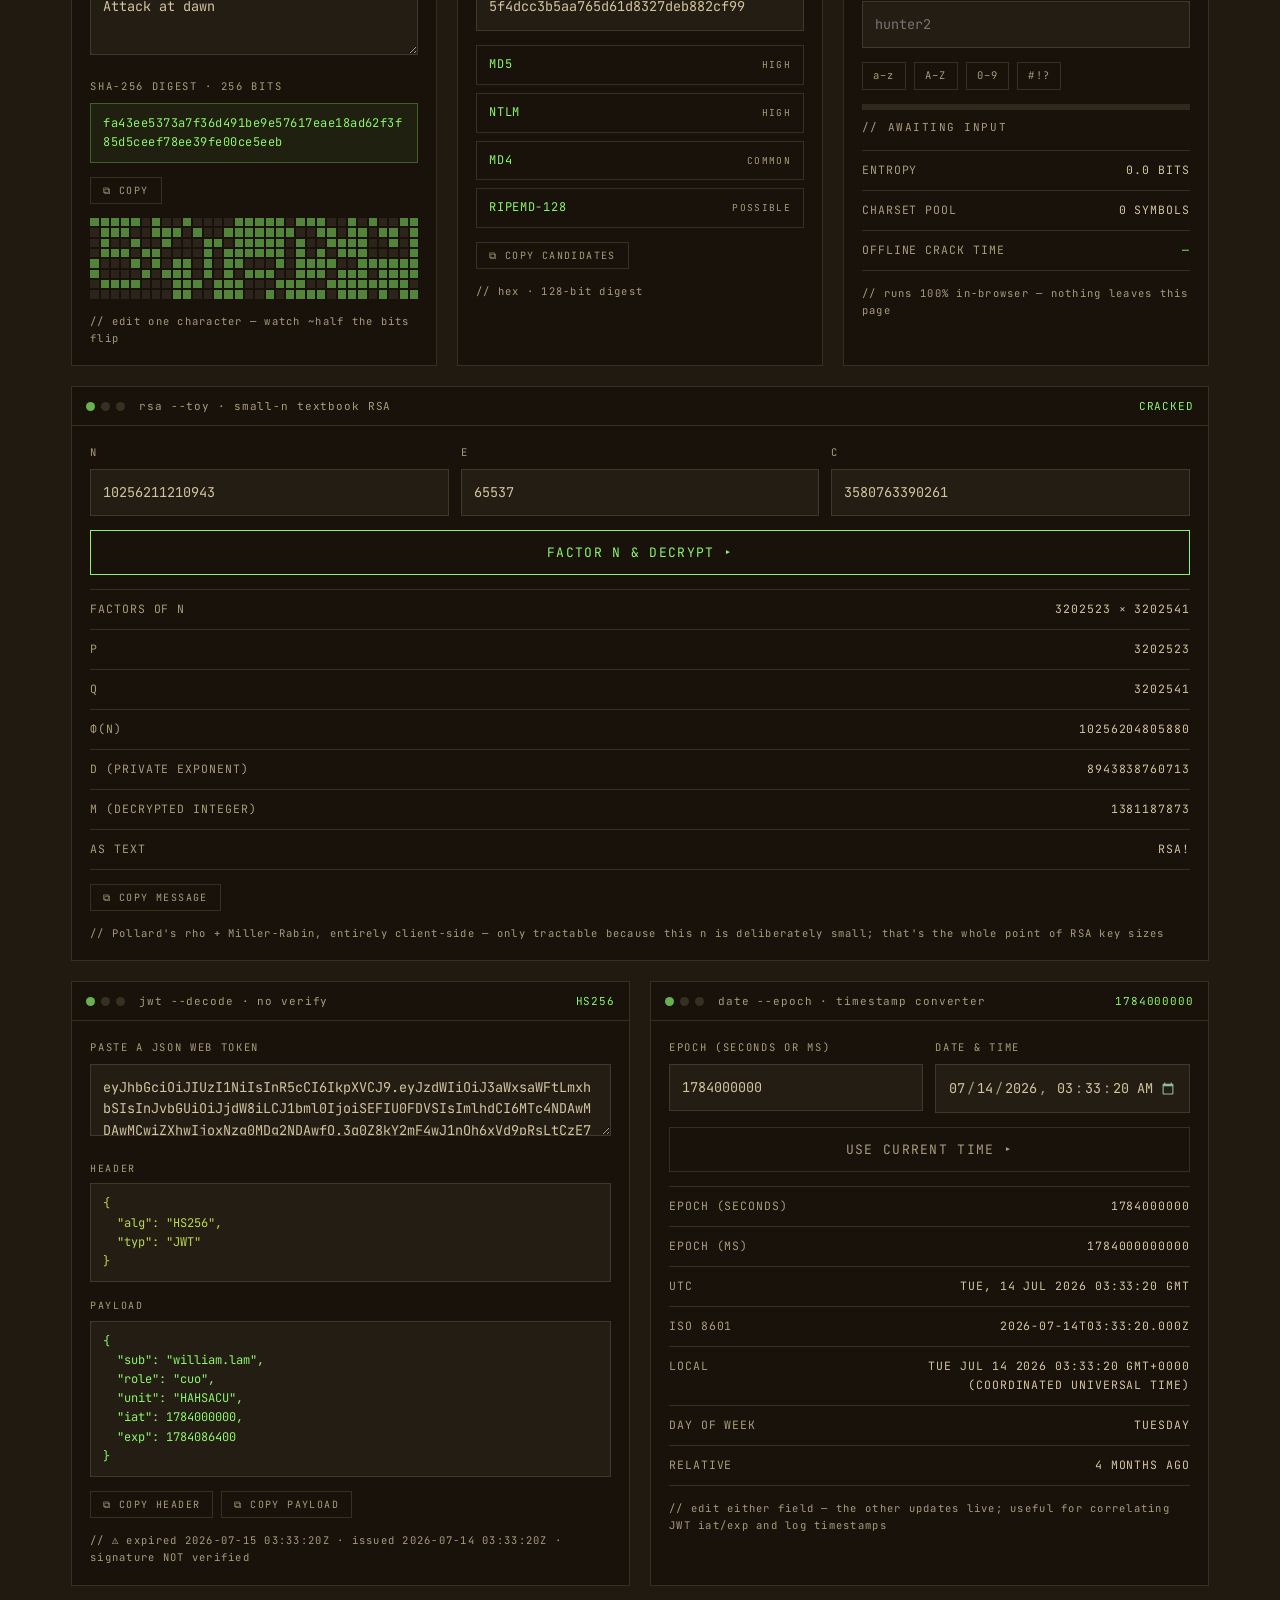
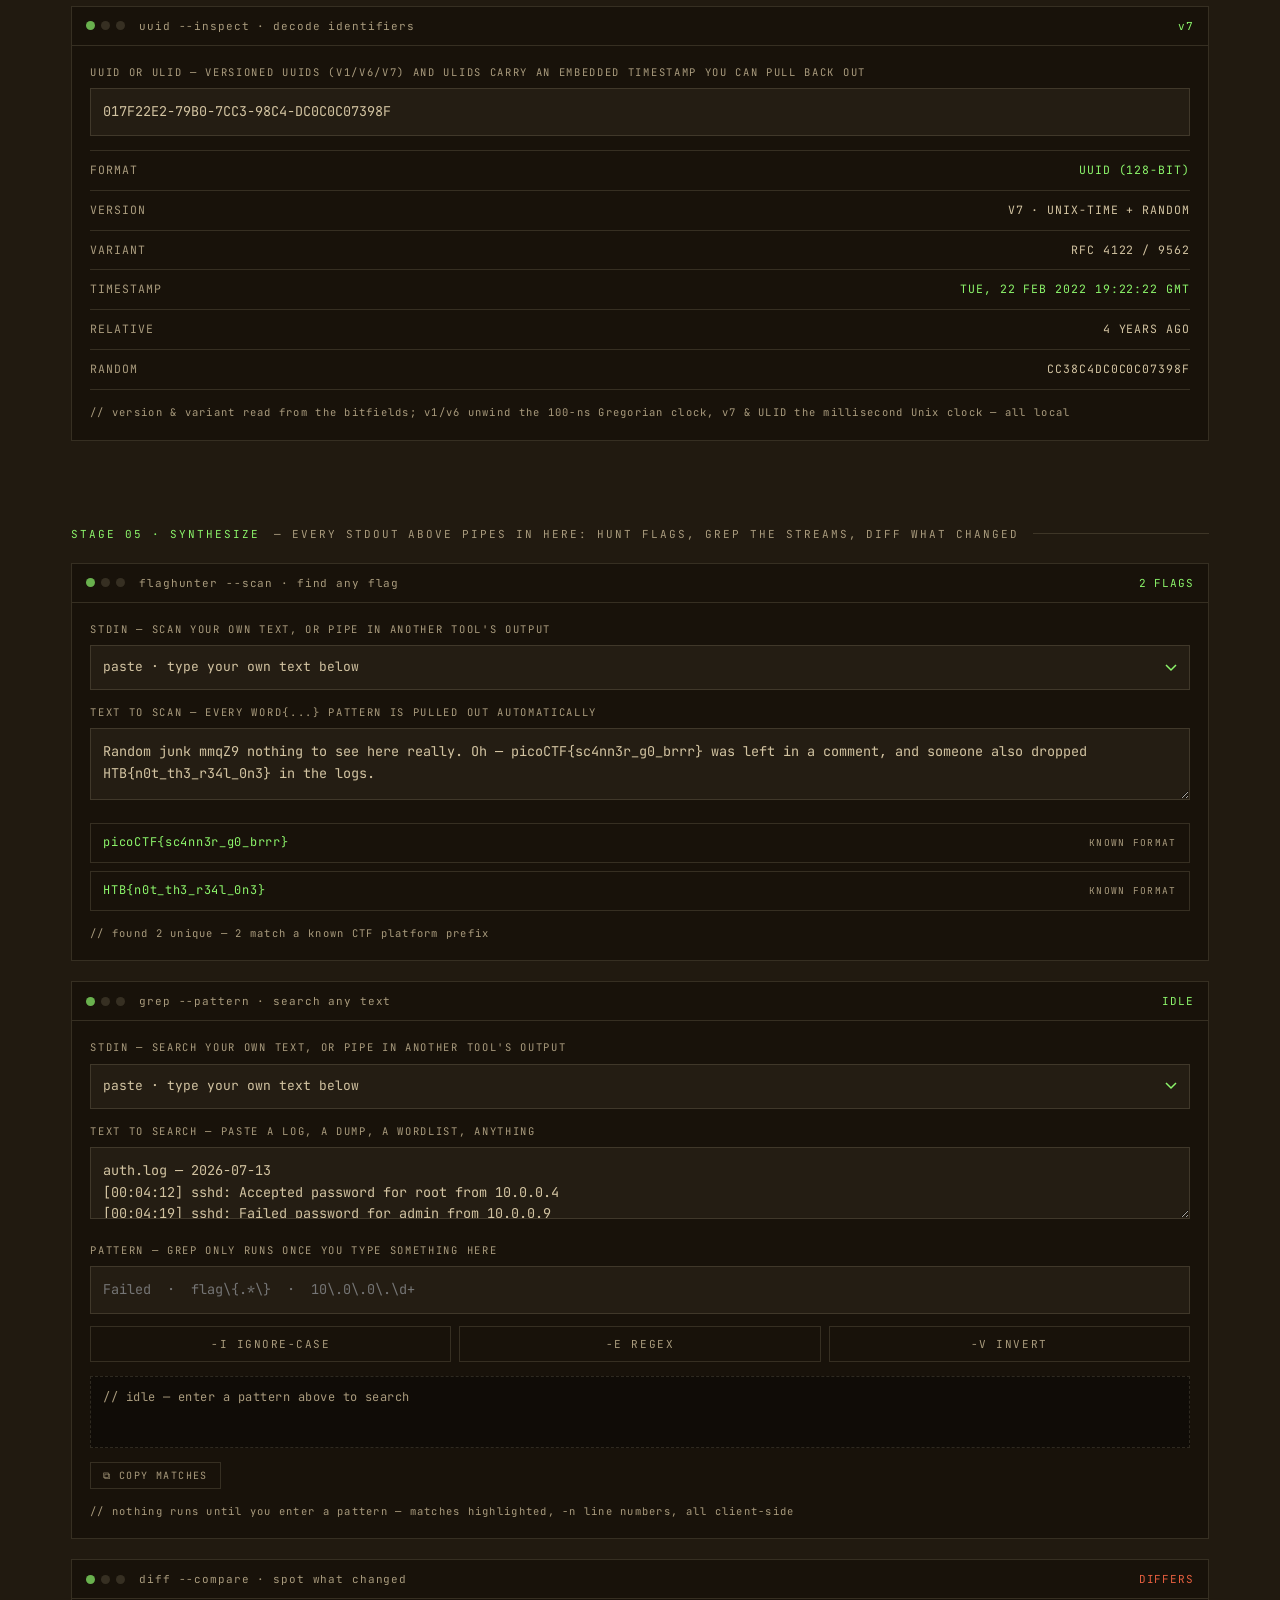
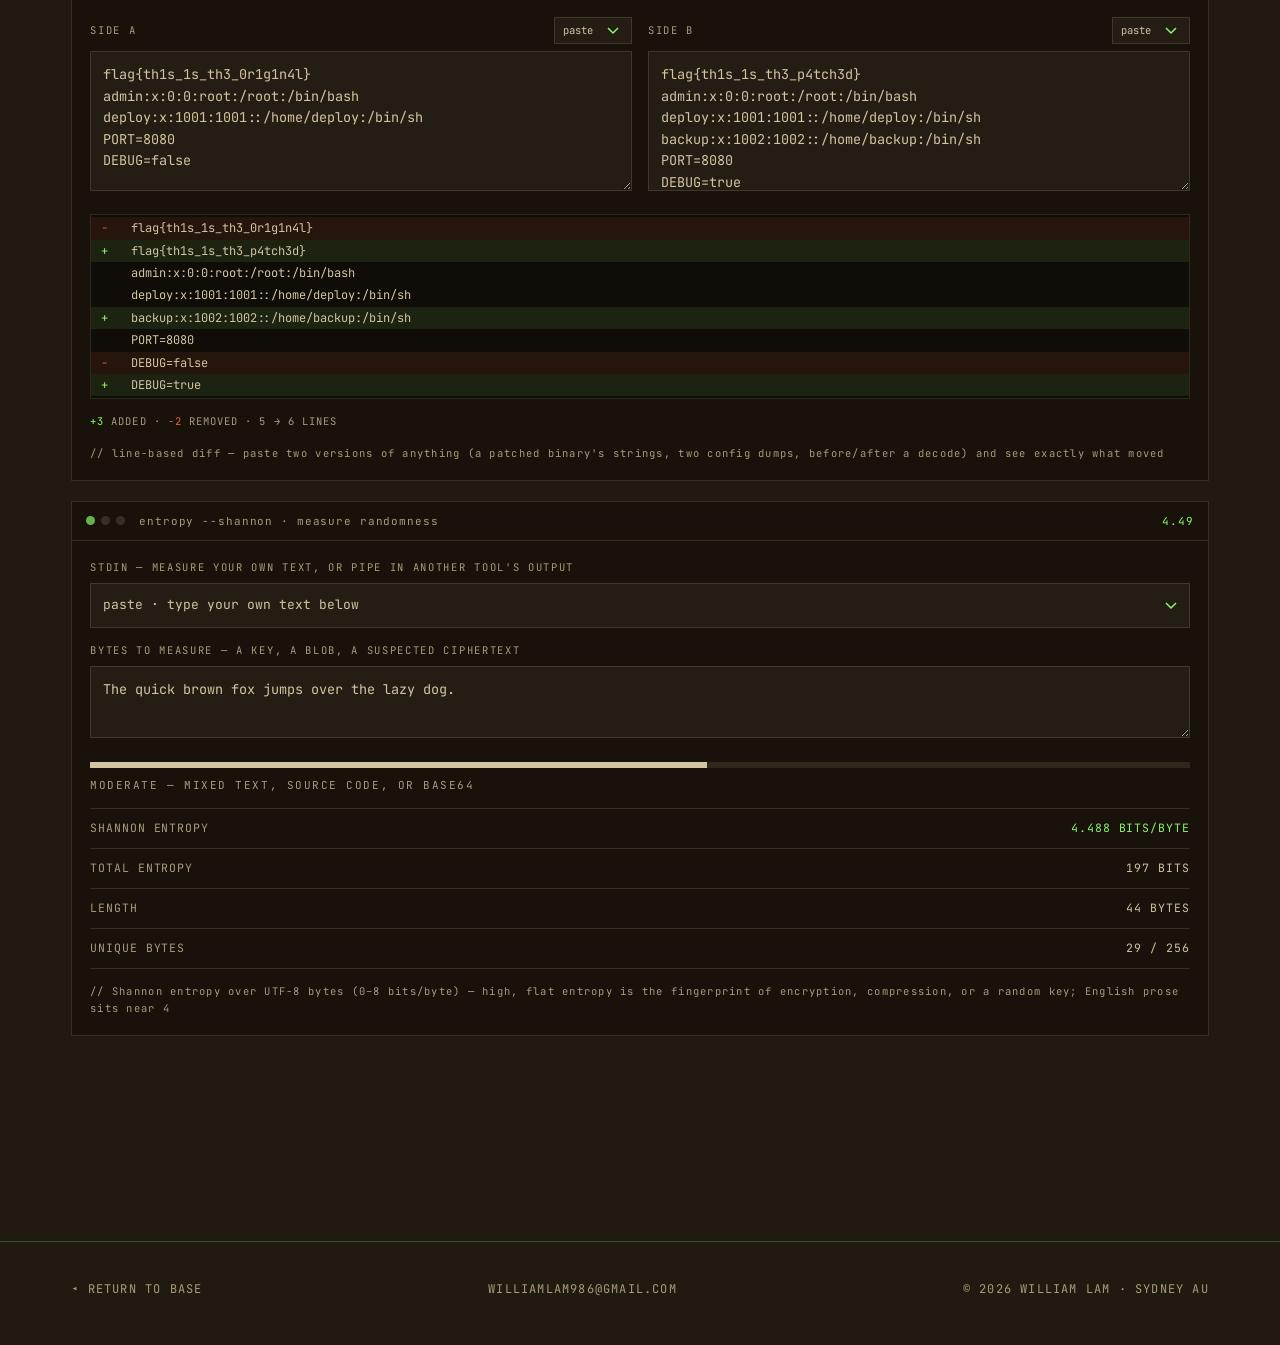
<file: ops.html>
<!DOCTYPE html>
<html lang="en">
<head>
<meta charset="UTF-8">
<meta name="viewport" content="width=device-width, initial-scale=1.0">
<title>Ops Lab — William Lam</title>
<meta name="description" content="Interactive security &amp; CTF lab, ordered as a pipeline — packet monitor, port-scan sim, a hexdump/strings file analyzer, EXIF inspector, a lat/lon geo-locator, steganography LSB extractor, QR decoder, a magic multi-codec decoder, single-byte XOR brute-forcer, ciphers, Vigenère cracker, frequency &amp; substitution solver, SHA-256 avalanche, hash identifier, password audit, RSA toy solver, JWT decoder, timestamp converter, flag hunter, grep pattern search and a diff/compare tool. All client-side; nothing is uploaded.">
<link rel="canonical" href="https://w1llim.github.io/portfolio/ops.html">
<meta name="robots" content="index, follow">
<meta property="og:title" content="Ops Lab — William Lam">
<meta property="og:description" content="Twenty-one interactive security &amp; CTF modules ordered as a pipeline — packet monitor, port-scan sim, a hexdump/strings file analyzer, EXIF inspector, a lat/lon geo-locator, steganography LSB extractor, QR decoder, a magic multi-codec decoder, single-byte XOR brute-forcer, ciphers, Vigenère cracker, frequency &amp; substitution solver, SHA-256 avalanche, hash identifier, password audit, RSA toy solver, JWT decoder, timestamp converter, flag hunter, grep pattern search and a diff/compare tool.">
<meta property="og:type" content="website">
<meta property="og:url" content="https://w1llim.github.io/portfolio/ops.html">
<meta property="og:site_name" content="William Lam — Portfolio">
<meta property="og:image" content="https://w1llim.github.io/portfolio/assets/og-image.png">
<meta name="twitter:card" content="summary_large_image">
<meta name="twitter:title" content="Ops Lab — William Lam">
<meta name="twitter:description" content="Twenty-one interactive security &amp; CTF modules ordered as a pipeline — packet monitor, port-scan sim, a hexdump/strings file analyzer, EXIF inspector, a lat/lon geo-locator, steganography LSB extractor, QR decoder, a magic multi-codec decoder, single-byte XOR brute-forcer, ciphers, Vigenère cracker, frequency &amp; substitution solver, SHA-256 avalanche, hash identifier, password audit, RSA toy solver, JWT decoder, timestamp converter, flag hunter, grep pattern search and a diff/compare tool.">
<meta name="theme-color" content="#211A10">
<script>/* apply the saved theme before first paint to avoid a flash; dark is the default */
(function(){try{if(localStorage.getItem('theme')==='light')document.documentElement.setAttribute('data-theme','light');}catch(e){}})();</script>
<link rel="icon" type="image/png" href="[data-uri]">
<link rel="preconnect" href="https://fonts.googleapis.com">
<link rel="preconnect" href="https://fonts.gstatic.com" crossorigin>
<link href="https://fonts.googleapis.com/css2?family=Chakra+Petch:wght@400;600;700&family=Archivo:wght@400;500;600&family=JetBrains+Mono:wght@400;500;700&display=swap" rel="stylesheet">
<style>
:root{
  --bark:#211A10;        /* deep espresso brown — base */
  --bark-2:#2B2316;      /* raised panels */
  --moss:#33512F;        /* deep green */
  --olive:#4E5A33;       /* military olive */
  --kraft:#D3C4A2;       /* kraft paper */
  --kraft-dim:#A99B7D;
  --phos:#8CF56B;        /* phosphor green accent */
  --phos-dim:rgba(var(--phos-rgb),.35);
  --threat:#E8603F;      /* hostile packets / alerts */
  --line:rgba(var(--kraft-rgb),.16);
  /* raw channels for the translucent layers, so both themes can reuse the alphas */
  --bark-rgb:33,26,16;
  --deep-rgb:20,15,8;    /* recessed panel wells */
  --kraft-rgb:211,196,162;
  --phos-rgb:140,245,107;
  --threat-rgb:232,96,63;
  --moss-rgb:51,81,47;
  --mono:'JetBrains Mono',monospace;
  --body:'Archivo',sans-serif;
  --disp:'Chakra Petch',sans-serif;
}
/* ---------- light theme (field-manual paper) — toggled via header button ---------- */
html[data-theme="light"]{
  --bark:#EFE8D6;        /* kraft paper base */
  --bark-2:#E4DAC0;      /* raised panels */
  --moss:#8FA878;        /* sage green */
  --olive:#7A8A5C;
  --kraft:#2B2316;       /* espresso ink */
  --kraft-dim:#6B5D45;
  --phos:#1E7A10;        /* phosphor, dimmed for paper */
  --threat:#BC4222;
  --line:rgba(var(--kraft-rgb),.22);
  --bark-rgb:239,232,214;
  --deep-rgb:252,249,240;
  --kraft-rgb:43,35,22;
  --phos-rgb:30,122,16;
  --threat-rgb:188,66,34;
  --moss-rgb:143,168,120;
}
html[data-theme="light"] body::before{opacity:.2}
html[data-theme="light"] body::after{background:radial-gradient(ellipse at 50% 40%,transparent 60%,rgba(64,52,28,.14))}
/* the packet monitor draws phosphor traffic on canvas — keep its well dark in both themes */
html[data-theme="light"] #netCanvas{background:radial-gradient(ellipse at 50% 50%,rgba(51,81,47,.3),transparent 70%) #1D1710}
*{margin:0;padding:0;box-sizing:border-box}
html{scroll-behavior:smooth}
body{
  background:var(--bark);
  color:var(--kraft);
  font-family:var(--body);
  font-size:17px;line-height:1.65;
  -webkit-font-smoothing:antialiased;
  overflow-x:hidden;
}
/* CRT scanlines + vignette */
body::before{
  content:"";position:fixed;inset:0;pointer-events:none;z-index:998;
  background:repeating-linear-gradient(0deg,rgba(0,0,0,.14) 0 1px,transparent 1px 3px);
  opacity:.5;
}
body::after{
  content:"";position:fixed;inset:0;pointer-events:none;z-index:997;
  background:radial-gradient(ellipse at 50% 40%,transparent 55%,rgba(0,0,0,.4));
}
::selection{background:var(--phos);color:var(--bark)}
/* ---------- scrollbars ---------- */
*{scrollbar-width:thin;scrollbar-color:var(--moss) var(--bark-2)}
::-webkit-scrollbar{width:11px;height:11px}
::-webkit-scrollbar-track{background:var(--bark-2);border-left:1px solid var(--line)}
::-webkit-scrollbar-corner{background:var(--bark-2)}
::-webkit-scrollbar-thumb{
  background:var(--moss);border:2px solid var(--bark-2);
  background-clip:padding-box;box-shadow:inset 0 0 0 1px rgba(var(--phos-rgb),.25);
}
::-webkit-scrollbar-thumb:hover{background:var(--phos);box-shadow:inset 0 0 0 1px rgba(var(--phos-rgb),.5)}
a{color:inherit;text-decoration:none}
a:focus-visible,button:focus-visible,input:focus-visible,textarea:focus-visible{outline:2px solid var(--phos);outline-offset:3px}
.mono{font-family:var(--mono);font-size:12px;letter-spacing:.1em;text-transform:uppercase}
.wrap{max-width:1240px;margin:0 auto;padding:0 clamp(20px,4vw,56px)}
.phos{color:var(--phos)}

/* ---------- header ---------- */
header{
  position:fixed;top:0;left:0;right:0;z-index:100;
  border-bottom:1px solid var(--line);
  background:rgba(var(--bark-rgb),.82);backdrop-filter:blur(10px);
}
.nav{display:flex;justify-content:space-between;align-items:center;height:58px;position:relative}
.mark{font-family:var(--disp);font-weight:700;font-size:17px;letter-spacing:.04em}
.mark .bracket{color:var(--phos)}
.status{display:flex;align-items:center;gap:8px;color:var(--kraft-dim)}
.status .dot{width:7px;height:7px;border-radius:50%;background:var(--phos);box-shadow:0 0 8px var(--phos);animation:pulse 2s infinite}
@keyframes pulse{0%,100%{opacity:1}50%{opacity:.35}}
nav.links{display:flex;gap:clamp(12px,2vw,30px)}
nav.links a{position:relative;padding:3px 0;color:var(--kraft-dim);transition:color .2s}
nav.links a:hover{color:var(--phos)}
nav.links a.current{color:var(--phos)}
nav.links a::before{content:"/";color:var(--phos);margin-right:5px;opacity:0;transition:opacity .2s}
nav.links a:hover::before{opacity:1}
@media(max-width:860px){.status{display:none}}

/* Nav is a dropdown at every width, not just mobile: at 9 sections, the
   inline list never comfortably fits the header even on wide desktop
   once .wrap hits its 1240px max-width — it was landing flush against
   the logo and status dot with zero clearance at 1280-1920px alike. */
.nav-toggle{
  display:flex;background:none;border:1px solid var(--line);width:36px;height:36px;
  flex-direction:column;justify-content:center;align-items:center;gap:5px;cursor:pointer;flex-shrink:0;
}
.nav-toggle span{width:16px;height:1.5px;background:var(--kraft);transition:transform .25s,opacity .2s}
.nav-actions{display:flex;align-items:center;gap:10px;flex-shrink:0}
.theme-toggle{
  display:flex;align-items:center;justify-content:center;background:none;border:1px solid var(--line);
  width:36px;height:36px;color:var(--kraft-dim);font-size:15px;line-height:1;cursor:pointer;flex-shrink:0;
  transition:color .2s,border-color .2s;
}
.theme-toggle:hover{color:var(--phos);border-color:var(--phos)}
.nav-toggle.open span:nth-child(1){transform:translateY(6.5px) rotate(45deg)}
.nav-toggle.open span:nth-child(2){opacity:0}
.nav-toggle.open span:nth-child(3){transform:translateY(-6.5px) rotate(-45deg)}

nav.links{
  position:fixed;top:58px;left:0;right:0;z-index:99;
  flex-direction:column;gap:0;background:var(--bark-2);
  border-bottom:1px solid var(--line);
  max-height:0;overflow:hidden;transition:max-height .3s ease;
}
nav.links.open{max-height:70vh;overflow-y:auto}
nav.links a{padding:15px 20px;border-bottom:1px solid var(--line)}
nav.links a::before{display:none}
@media(min-width:640px){
  /* anchor the panel inside the centred .nav wrap (not the viewport) so
     its right edge lines up with the toggle button at any screen width */
  nav.links{position:absolute;top:58px;left:auto;width:280px;right:clamp(20px,4vw,56px);border:1px solid var(--line);border-top:0}
}

.btn{
  font-family:var(--mono);font-size:13px;letter-spacing:.1em;text-transform:uppercase;
  padding:13px 24px;border:1px solid var(--phos);color:var(--phos);
  position:relative;overflow:hidden;transition:color .25s;display:inline-block;cursor:pointer;background:none;
}
.btn::before{content:"";position:absolute;inset:0;background:var(--phos);transform:scaleX(0);transform-origin:left;transition:transform .25s ease;z-index:-1}
.btn:hover{color:var(--bark)}
.btn:hover::before{transform:scaleX(1)}
.btn.ghost{border-color:var(--line);color:var(--kraft-dim)}
.btn.ghost::before{background:var(--kraft)}
.btn.ghost:hover{color:var(--bark)}


.term-bar{
  display:flex;align-items:center;gap:8px;padding:10px 14px;
  border-bottom:1px solid var(--line);color:var(--kraft-dim);font-size:11px;letter-spacing:.08em;
  font-family:var(--mono);text-transform:none;
}
.term-bar .lights{display:flex;gap:6px;margin-right:6px}
.term-bar .lights i{width:9px;height:9px;border-radius:50%;background:var(--line)}
.term-bar .lights i:first-child{background:var(--phos);opacity:.7}

/* ---------- sections ---------- */
section{padding:clamp(80px,10vw,150px) 0;position:relative}
.sec-head{display:flex;align-items:baseline;justify-content:space-between;gap:20px;margin-bottom:clamp(36px,5vw,60px);flex-wrap:wrap}
.sec-head h2{font-family:var(--disp);font-weight:700;font-size:clamp(32px,4.6vw,58px);line-height:1}
.sec-head h2 .hash{color:var(--phos);margin-right:6px}
.sec-head .count{font-family:var(--mono);font-size:12.5px;color:var(--phos);letter-spacing:.12em;text-transform:uppercase}

.page-top{padding-top:calc(58px + clamp(50px,7vw,90px))}
.ops-intro{margin:-18px 0 clamp(30px,4vw,44px);color:var(--kraft-dim);max-width:64ch;font-size:15.5px}

/* ---------- ops lab ---------- */
.ops-grid{display:grid;grid-template-columns:1.15fr .85fr;gap:20px;align-items:stretch}
.panel{
  border:1px solid var(--line);background:rgba(var(--deep-rgb),.7);
  display:flex;flex-direction:column;min-width:0;
}
.panel .term-bar{justify-content:space-between}
.panel .term-bar .right{color:var(--phos);flex-shrink:0}
.panel .term-bar>span:first-child{
  min-width:0;overflow:hidden;white-space:nowrap;text-overflow:ellipsis;
}
.panel-body{padding:18px;flex:1;display:flex;flex-direction:column;gap:14px}

/* packet monitor */
#netCanvas{width:100%;height:340px;display:block;background:radial-gradient(ellipse at 50% 50%,rgba(var(--moss-rgb),.18),transparent 70%)}
.net-stats{display:grid;grid-template-columns:repeat(3,1fr);border-top:1px solid var(--line)}
.net-stats div{padding:14px 16px;border-right:1px solid var(--line);min-width:0}
.net-stats div:last-child{border-right:0}
.net-stats .v{font-family:var(--disp);font-weight:700;font-size:24px;color:var(--kraft)}
.net-stats .v.threat{color:var(--threat)}
.net-stats .v.ok{color:var(--phos)}
.net-stats .l{font-family:var(--mono);font-size:10px;letter-spacing:.16em;text-transform:uppercase;color:var(--kraft-dim)}

/* cipher + shared panel form styles */
.panel label{font-family:var(--mono);font-size:10.5px;letter-spacing:.16em;text-transform:uppercase;color:var(--kraft-dim);display:block;margin-bottom:7px}
.panel textarea{
  width:100%;resize:vertical;min-height:72px;
  background:rgba(var(--kraft-rgb),.06);border:1px solid var(--line);color:var(--kraft);
  font-family:var(--mono);font-size:13.5px;line-height:1.6;padding:12px;
}
.panel textarea:focus{border-color:var(--phos)}
.panel input[type=text],
.panel input[type=datetime-local]{
  width:100%;background:rgba(var(--kraft-rgb),.06);border:1px solid var(--line);color:var(--kraft);
  font-family:var(--mono);font-size:13.5px;line-height:1.6;padding:12px;
}
.panel input[type=text]:focus,
.panel input[type=datetime-local]:focus{border-color:var(--phos)}
/* native datetime-local: drag every part into the terminal palette so it
   stops rendering as a light-themed browser default. color-scheme:dark
   themes the spinner, the field text and the calendar popup; the rules
   below phosphor-tint the picker glyph and highlight the active field. */
.panel input[type=datetime-local]{color-scheme:dark;cursor:text;accent-color:var(--phos)}
.panel input[type=datetime-local]::-webkit-calendar-picker-indicator{
  filter:grayscale(1) brightness(1.3) sepia(1) hue-rotate(55deg) saturate(6);
  opacity:.7;cursor:pointer;transition:opacity .2s;
}
.panel input[type=datetime-local]::-webkit-calendar-picker-indicator:hover{opacity:1}
.panel input[type=datetime-local]::-webkit-datetime-edit{color:var(--kraft)}
.panel input[type=datetime-local]::-webkit-datetime-edit-text{color:var(--kraft-dim);padding:0 1px}
.panel input[type=datetime-local]::-webkit-datetime-edit-month-field:focus,
.panel input[type=datetime-local]::-webkit-datetime-edit-day-field:focus,
.panel input[type=datetime-local]::-webkit-datetime-edit-year-field:focus,
.panel input[type=datetime-local]::-webkit-datetime-edit-hour-field:focus,
.panel input[type=datetime-local]::-webkit-datetime-edit-minute-field:focus,
.panel input[type=datetime-local]::-webkit-datetime-edit-second-field:focus,
.panel input[type=datetime-local]::-webkit-datetime-edit-ampm-field:focus{
  background:var(--phos);color:var(--bark);outline:none;border-radius:1px;
}
/* light theme (paper): follow the light color-scheme so the field text
   stays dark ink on the light panel, and drop the dark-tuned glyph
   filter — the native dark glyph reads fine on paper. */
html[data-theme="light"] .panel input[type=datetime-local]{color-scheme:light}
html[data-theme="light"] .panel input[type=datetime-local]::-webkit-calendar-picker-indicator{filter:none;opacity:.6}
.panel-note{font-family:var(--mono);font-size:10.5px;letter-spacing:.12em;color:var(--kraft-dim)}
.shift-row{display:flex;align-items:center;gap:14px}
.shift-row input[type=range]{flex:1;accent-color:var(--phos);cursor:pointer}
.shift-val{
  font-family:var(--disp);font-weight:700;font-size:26px;color:var(--phos);
  min-width:58px;text-align:center;border:1px solid var(--line);padding:4px 0;
}
.mode-row{display:flex;gap:8px}
.mode-btn{
  flex:1;font-family:var(--mono);font-size:11px;letter-spacing:.14em;text-transform:uppercase;
  padding:10px 0;border:1px solid var(--line);background:none;color:var(--kraft-dim);cursor:pointer;
  transition:all .2s;
}
.mode-btn.active{border-color:var(--phos);color:var(--phos);background:rgba(var(--phos-rgb),.08)}
.alpha-map{
  font-family:var(--mono);font-size:11.5px;line-height:1.9;letter-spacing:.28em;
  color:var(--kraft-dim);border:1px dashed var(--line);padding:10px 12px;
  overflow-x:auto;white-space:nowrap;
}
.alpha-map .to{color:var(--phos)}
.cipher-out{
  background:rgba(var(--phos-rgb),.06);border:1px solid rgba(var(--phos-rgb),.3);
  font-family:var(--mono);font-size:13.5px;line-height:1.6;color:var(--phos);
  padding:12px;min-height:72px;word-break:break-word;white-space:pre-wrap;
}

/* ops lab · row 2 */
.ops-grid2{display:grid;grid-template-columns:repeat(3,1fr);gap:20px;margin-top:20px;align-items:stretch}

/* hash lab */
.hash-out{
  background:rgba(var(--phos-rgb),.06);border:1px solid rgba(var(--phos-rgb),.3);
  font-family:var(--mono);font-size:12px;letter-spacing:.04em;line-height:1.6;
  color:var(--phos);padding:10px 12px;word-break:break-all;
}
.hash-bits{display:grid;grid-template-columns:repeat(32,1fr);gap:2px}
.hash-bits i{display:block;aspect-ratio:1;background:rgba(var(--kraft-rgb),.1);transition:background .5s}
.hash-bits i.on{background:rgba(var(--phos-rgb),.5)}
.hash-bits i.flip{background:var(--threat);transition:none}

/* password audit */
.pw-chips{display:flex;gap:8px;flex-wrap:wrap}
.pw-chips span{
  border:1px solid var(--line);padding:4px 10px;font-family:var(--mono);font-size:10.5px;
  letter-spacing:.12em;color:var(--kraft-dim);transition:color .25s,border-color .25s,background .25s;
}
.pw-chips span.hit{border-color:var(--phos);color:var(--phos);background:rgba(var(--phos-rgb),.08)}
.pw-rail{height:6px;background:rgba(var(--kraft-rgb),.12);overflow:hidden}
.pw-fill{height:100%;width:0;background:var(--threat);transition:width .45s cubic-bezier(.2,.8,.2,1),background .45s}
.pw-verdict{font-family:var(--mono);font-size:11px;letter-spacing:.14em;text-transform:uppercase;color:var(--kraft-dim);margin-top:8px}

/* recon scan sim */
.scan-out{
  flex:1;min-height:230px;max-height:280px;overflow:auto;
  border:1px dashed var(--line);padding:12px 14px;
  font-family:var(--mono);font-size:11.5px;line-height:1.85;
  white-space:pre;color:var(--kraft);
}
.scan-out span{display:block}
.scan-out .ok{color:var(--phos)}
.scan-out .dim{color:var(--kraft-dim)}
.scan-out .warn{color:var(--threat)}
.scan-btn{width:100%;text-align:center}
.btn:disabled{opacity:.45;pointer-events:none}

/* ops lab · rows 3-4 */
.ops-solo{margin-top:20px}
.ops-grid3{display:grid;grid-template-columns:1fr 1fr;gap:20px;margin-top:20px;align-items:stretch}

/* stage dividers — label the pipeline: observe → extract → decode → crypto → synthesize */
.ops-stage{
  display:flex;align-items:center;gap:14px;scroll-margin-top:78px;
  margin:clamp(48px,7vw,84px) 0 20px;
  font-family:var(--mono);font-size:11px;letter-spacing:.18em;text-transform:uppercase;color:var(--kraft-dim);
}
.ops-stage::after{content:"";flex:1;height:1px;background:var(--line)}
.ops-stage b{color:var(--phos);font-weight:400;white-space:nowrap}
.sec-head+.ops-stage{margin-top:0}
/* below ~640px the stage blurb no longer fits beside the nowrap label —
   letting it wrap in-line centers it against the tall wrapped block and
   reads as broken, so stack label and blurb on their own full-width rows */
@media(max-width:640px){
  .ops-stage{flex-wrap:wrap;align-items:flex-start;row-gap:6px}
  .ops-stage::after{display:none}
  .ops-stage .note{flex-basis:100%}
}

/* metadata inspector (exiftool) */
.exif-drop{
  border:1px dashed var(--line);background:rgba(var(--kraft-rgb),.04);
  padding:34px 20px;text-align:center;cursor:pointer;transition:border-color .2s,background .2s;
  font-family:var(--mono);font-size:12.5px;letter-spacing:.08em;color:var(--kraft-dim);
}
.exif-drop:hover,.exif-drop.drag{border-color:var(--phos);background:rgba(var(--phos-rgb),.06);color:var(--kraft)}
.exif-drop b{color:var(--phos);display:block;margin-bottom:8px;font-size:14px;letter-spacing:.14em;text-transform:uppercase}
.exif-grid{display:grid;grid-template-columns:.8fr 1.2fr;gap:20px;align-items:start}
/* min-width:0 on the grid children: without it, the caption's nowrap
   filename reports its full un-truncated intrinsic width as the grid
   item's content minimum, which forces the fr track (and the whole
   page) wider than the viewport instead of letting the ellipsis clip it */
.exif-grid>*{min-width:0}
/* framed preview — same corner-bracket + mono-caption treatment as the
   rank badge / major-works cards, so a dropped-in photo reads as an
   inspected artifact rather than a bare <img> tag */
.exif-frame{
  position:relative;border:1px solid var(--line);background:rgba(0,0,0,.4);
  box-shadow:0 18px 44px rgba(0,0,0,.4);
  min-width:0;
}
.exif-frame .corner{position:absolute;width:14px;height:14px;border:2px solid var(--phos)}
.exif-frame .corner.tl{top:-2px;left:-2px;border-right:0;border-bottom:0}
.exif-frame .corner.tr{top:-2px;right:-2px;border-left:0;border-bottom:0}
.exif-frame .corner.bl{bottom:-2px;left:-2px;border-right:0;border-top:0}
.exif-frame .corner.br{bottom:-2px;right:-2px;border-left:0;border-top:0}
.exif-frame .cap{
  display:flex;justify-content:space-between;align-items:baseline;gap:10px;
  padding:9px 12px;border-bottom:1px solid var(--line);
  font-family:var(--mono);font-size:10px;letter-spacing:.12em;text-transform:uppercase;
  color:var(--kraft-dim);min-width:0;
}
.exif-frame .cap b{color:var(--phos);font-weight:600;overflow:hidden;text-overflow:ellipsis;white-space:nowrap;min-width:0}
.exif-frame .cap span{flex-shrink:0}
.exif-imgwrap{position:relative;min-height:170px;background:rgba(0,0,0,.5)}
.exif-frame img{width:100%;max-height:260px;object-fit:contain;display:block}
.exif-frame img[hidden]{display:none}
/* outline placeholder shown before a file loads / decodes, and swapped
   back in on decode failure — replaces the browser's default broken-
   image glyph with something that matches the terminal aesthetic */
.exif-placeholder{
  display:flex;flex-direction:column;align-items:center;justify-content:center;gap:10px;
  padding:44px 20px;color:var(--kraft-dim);text-align:center;
}
/* [hidden] and .exif-placeholder{display:flex} are equal specificity, so
   without this the class rule (declared later in the cascade) wins and
   the hidden attribute is silently ignored — placeholder and photo then
   render stacked in normal flow instead of one replacing the other */
.exif-placeholder[hidden]{display:none}
.exif-placeholder svg{opacity:.4}
.exif-placeholder span{font-family:var(--mono);font-size:10.5px;letter-spacing:.14em;text-transform:uppercase}
.exif-preview .panel-note{margin-top:12px;line-height:1.7;word-break:break-word}
.exif-gps{
  border:1px solid var(--threat);background:rgba(var(--threat-rgb),.08);padding:12px 14px;margin-bottom:14px;
}
.exif-gps .hd{font-family:var(--mono);font-size:11px;letter-spacing:.14em;text-transform:uppercase;color:var(--threat);margin-bottom:6px}
.exif-gps .coord{font-family:var(--mono);font-size:14px;color:var(--kraft);word-break:break-all}
.exif-gps a{color:var(--phos);border-bottom:1px solid transparent;font-family:var(--mono);font-size:11px;letter-spacing:.1em}
.exif-gps a:hover{border-color:var(--phos)}
.exif-clean{border:1px solid rgba(var(--phos-rgb),.3);background:rgba(var(--phos-rgb),.06);padding:12px 14px;margin-bottom:14px;
  font-family:var(--mono);font-size:11.5px;letter-spacing:.06em;color:var(--phos)}
.exif-flag{border:1px solid var(--phos);background:rgba(var(--phos-rgb),.1);padding:12px 14px;margin-bottom:14px}
.exif-flag .hd{font-family:var(--mono);font-size:11px;letter-spacing:.14em;text-transform:uppercase;color:var(--phos);margin-bottom:6px}
.exif-flag .val{font-family:var(--mono);font-size:14px;color:#D9FFCC;font-weight:600;word-break:break-all}
.exif-flag .val+.val{margin-top:4px}
.svc-record dd .flag{color:#D9FFCC;font-weight:600;background:rgba(var(--phos-rgb),.15);padding:0 1px}
.exif-tags{max-height:300px;overflow-y:auto}
.exif-tags .svc-record div{padding:9px 0}
.exif-tags dt{font-size:11px}
.exif-tags dd{font-size:11.5px;text-transform:none;letter-spacing:.02em}

/* jwt decoder */
.jwt-part{margin-top:2px}
.jwt-part .lab{font-family:var(--mono);font-size:10px;letter-spacing:.16em;text-transform:uppercase;color:var(--kraft-dim);margin-bottom:6px}
.jwt-part pre{
  background:rgba(var(--kraft-rgb),.06);border:1px solid var(--line);padding:10px 12px;
  font-family:var(--mono);font-size:12px;line-height:1.6;color:var(--kraft);
  white-space:pre-wrap;word-break:break-word;overflow-x:auto;
}
.jwt-part.head pre{color:#B8D94A}
.jwt-part.body pre{color:var(--phos)}
.jwt-part.sig pre{color:var(--kraft-dim)}

/* ---------- ctf toolkit (rows 5-6) ---------- */
/* magic multitool decoder */
.magic-list{display:flex;flex-direction:column;border:1px solid var(--line);max-height:360px;overflow-y:auto}
.magic-row{
  display:grid;grid-template-columns:140px 1fr;gap:14px;align-items:baseline;min-width:0;
  padding:10px 14px;border-bottom:1px solid var(--line);
}
.magic-row:last-child{border-bottom:0}
.magic-tag{font-family:var(--mono);font-size:10px;letter-spacing:.12em;text-transform:uppercase;color:var(--kraft-dim);white-space:nowrap}
.magic-val{font-family:var(--mono);font-size:12.5px;line-height:1.5;color:var(--kraft-dim);word-break:break-all;white-space:pre-wrap;min-width:0}
.magic-row.hit .magic-tag{color:var(--phos)}
.magic-row.hit .magic-val{color:var(--kraft)}
.magic-row.flag{background:rgba(var(--phos-rgb),.1)}
.magic-row.flag .magic-tag{color:var(--phos)}
.magic-row.flag .magic-val{color:#D9FFCC;font-weight:600}
.magic-empty{padding:16px 14px;font-family:var(--mono);font-size:11.5px;letter-spacing:.06em;color:var(--kraft-dim)}

/* xor brute-forcer */
.xor-list{display:flex;flex-direction:column;border:1px solid var(--line);max-height:260px;overflow-y:auto}
.xor-cand{
  display:grid;grid-template-columns:auto 1fr;gap:14px;align-items:baseline;min-width:0;
  padding:8px 12px;border-bottom:1px solid var(--line);
}
.xor-cand:last-child{border-bottom:0}
.xor-key{font-family:var(--mono);font-size:11px;color:var(--phos);white-space:nowrap}
.xor-txt{font-family:var(--mono);font-size:12px;color:var(--kraft);word-break:break-all;min-width:0}
.xor-cand.flag{background:rgba(var(--phos-rgb),.1)}
.xor-cand.flag .xor-txt{color:#D9FFCC;font-weight:600}

/* hash identifier */
.hashid-list{display:flex;flex-direction:column;gap:8px}
.hashid-cand{
  display:flex;justify-content:space-between;gap:12px;align-items:baseline;
  border:1px solid var(--line);padding:9px 12px;font-family:var(--mono);font-size:12px;
}
.hashid-cand .algo{color:var(--phos);letter-spacing:.06em}
.hashid-cand .conf{color:var(--kraft-dim);font-size:9.5px;letter-spacing:.14em;text-transform:uppercase;flex-shrink:0}

/* hexdump + strings */
.dump-grid{display:grid;grid-template-columns:1.35fr 1fr;gap:20px;align-items:start;margin-top:2px}
.dump-grid>*{min-width:0}
.dump-col h5{font-family:var(--mono);font-size:10px;letter-spacing:.14em;text-transform:uppercase;color:var(--kraft-dim);margin-bottom:8px;display:flex;justify-content:space-between}
.dump-out,.strings-out{
  border:1px solid var(--line);background:rgba(0,0,0,.35);padding:10px 12px;
  font-family:var(--mono);font-size:11px;line-height:1.75;max-height:300px;overflow:auto;color:var(--kraft);
}
.dump-out{white-space:pre}
.dump-out .off{color:var(--kraft-dim)}
.dump-out .asc{color:var(--phos)}
.strings-out{white-space:pre-wrap;word-break:break-all}
.strings-out .flag{color:#D9FFCC;font-weight:600;background:rgba(var(--phos-rgb),.12)}

/* grep pattern search */
.grep-controls{display:flex;flex-direction:column;gap:12px}
.grep-src{
  width:100%;background:rgba(var(--kraft-rgb),.06);border:1px solid var(--line);color:var(--kraft);
  font-family:var(--mono);font-size:13px;line-height:1.6;padding:11px 34px 11px 12px;cursor:pointer;
  -webkit-appearance:none;appearance:none;
  background-image:url("data:image/svg+xml;utf8,<svg xmlns='http://www.w3.org/2000/svg' width='12' height='8' viewBox='0 0 12 8'><path d='M1 1l5 5 5-5' fill='none' stroke='%238CF56B' stroke-width='1.5'/></svg>");
  background-repeat:no-repeat;background-position:right 12px center;
}
.grep-src:focus{border-color:var(--phos)}
.grep-src option{background:var(--bark-2);color:var(--kraft)}
.grep-src.piped{border-color:rgba(var(--phos-rgb),.4);color:var(--phos)}
.pipe-btn{
  align-self:flex-start;font-family:var(--mono);font-size:10px;letter-spacing:.14em;text-transform:uppercase;
  padding:6px 12px;border:1px solid var(--line);background:none;color:var(--kraft-dim);cursor:pointer;transition:all .2s;
}
.pipe-btn:hover{border-color:var(--phos);color:var(--phos);background:rgba(var(--phos-rgb),.08)}
textarea[readonly]{opacity:.9;cursor:default}
textarea[readonly]:focus{border-color:var(--line)}
.grep-out{
  border:1px dashed var(--line);background:rgba(0,0,0,.35);padding:10px 12px;
  font-family:var(--mono);font-size:12px;line-height:1.75;max-height:300px;overflow:auto;
  color:var(--kraft);min-height:72px;
}
.grep-line{display:grid;grid-template-columns:auto 1fr;gap:14px;align-items:baseline;min-width:0}
.grep-line .ln{color:var(--kraft-dim);text-align:right;user-select:none;min-width:3ch;white-space:nowrap}
.grep-line .lt{word-break:break-word;white-space:pre-wrap;min-width:0}
.grep-hit{background:rgba(var(--phos-rgb),.2);color:#D9FFCC;font-weight:600;padding:0 1px}
.grep-idle{color:var(--kraft-dim);letter-spacing:.04em}
.grep-err{color:var(--threat)}
.mode-btn[aria-pressed=true]{border-color:var(--phos);color:var(--phos);background:rgba(var(--phos-rgb),.08)}

/* key-value record list — used by password audit, exif tags, rsa, timestamp */
.svc-record{margin-top:0;border-top:1px solid var(--line)}
.svc-record div{
  display:flex;justify-content:space-between;gap:14px;padding:10px 0;
  border-bottom:1px solid var(--line);
  font-family:var(--mono);font-size:11.5px;letter-spacing:.08em;text-transform:uppercase;
}
.svc-record dt{color:var(--kraft-dim);flex:1;min-width:0}
.svc-record dd{color:var(--kraft);text-align:right;flex:none;overflow-wrap:anywhere;max-width:60%}
.svc-record .hl{color:var(--phos)}

/* copy-to-clipboard buttons — same base look as pipe-btn */
.copy-btn.copied{border-color:var(--phos);color:var(--phos);background:rgba(var(--phos-rgb),.12)}
.copy-row{display:flex;gap:8px;flex-wrap:wrap}

/* magic multi-layer chain */
.magic-chain{display:flex;flex-wrap:wrap;align-items:center;gap:6px;font-family:var(--mono);font-size:10.5px;letter-spacing:.06em;color:var(--kraft-dim)}
.magic-chain .chain-step{border:1px solid var(--line);padding:3px 8px;color:var(--phos)}
.magic-chain .chain-arrow{color:var(--kraft-dim)}
.magic-chain .chain-reset{margin-left:auto;font-family:var(--mono);font-size:10px;letter-spacing:.12em;text-transform:uppercase;background:none;border:1px solid var(--line);color:var(--kraft-dim);padding:4px 10px;cursor:pointer;transition:all .2s}
.magic-chain .chain-reset:hover{border-color:var(--threat);color:var(--threat)}
.magic-row.drillable{cursor:pointer}
.magic-row.drillable:hover{background:rgba(var(--phos-rgb),.07)}
.magic-hint{font-family:var(--mono);font-size:10px;letter-spacing:.06em;color:var(--kraft-dim)}

/* frequency analysis + substitution solver */
.freq-bars{display:flex;flex-wrap:wrap;gap:3px;border:1px solid var(--line);padding:10px;max-height:150px;overflow-y:auto}
.freq-bar{display:flex;flex-direction:column;align-items:center;gap:4px;width:25px}
.freq-bar .bar-track{width:13px;height:56px;background:rgba(var(--kraft-rgb),.08);display:flex;align-items:flex-end}
.freq-bar .bar-fill{width:100%;background:var(--phos);opacity:.55;min-height:1px}
.freq-bar .letter{font-family:var(--mono);font-size:9.5px;color:var(--kraft-dim)}
.subst-grid{display:flex;flex-wrap:wrap;gap:4px;border:1px solid var(--line);padding:10px}
.subst-cell{display:flex;flex-direction:column;align-items:center;gap:3px;width:25px}
.subst-cell .c-letter{font-family:var(--mono);font-size:11px;color:var(--kraft-dim);letter-spacing:.04em}
.subst-cell input{width:23px;height:23px;text-align:center;background:rgba(var(--kraft-rgb),.06);border:1px solid var(--line);color:var(--phos);font-family:var(--mono);font-size:12px;text-transform:uppercase;padding:0}
.subst-cell input:focus{border-color:var(--phos)}

/* vigenère solver */
.vig-lens{display:flex;flex-wrap:wrap;gap:8px}
.vig-len-btn{font-family:var(--mono);font-size:11px;letter-spacing:.06em;padding:8px 12px;border:1px solid var(--line);background:none;color:var(--kraft-dim);cursor:pointer;transition:all .2s;text-align:center}
.vig-len-btn:hover{border-color:var(--phos);color:var(--phos)}
.vig-len-btn.active{border-color:var(--phos);color:var(--phos);background:rgba(var(--phos-rgb),.08)}
.vig-len-btn .ic{display:block;font-size:9px;color:var(--kraft-dim);margin-top:3px;letter-spacing:.04em}
.vig-len-btn.active .ic{color:var(--phos)}

/* rsa toy solver */
.rsa-fields{display:grid;grid-template-columns:repeat(3,1fr);gap:12px}
@media(max-width:520px){.rsa-fields{grid-template-columns:1fr}}

/* timestamp converter */
.ts-fields{display:grid;grid-template-columns:1fr 1fr;gap:12px}
@media(max-width:520px){.ts-fields{grid-template-columns:1fr}}

/* geo coordinate locator */
.geo-fields{display:grid;grid-template-columns:1fr 1fr;gap:12px}
@media(max-width:480px){.geo-fields{grid-template-columns:1fr}}

/* diff / compare */
.diff-grid{display:grid;grid-template-columns:1fr 1fr;gap:16px}
.diff-grid .side-head{display:flex;justify-content:space-between;align-items:baseline;gap:8px;margin-bottom:7px}
.diff-out{
  border:1px solid var(--line);background:rgba(0,0,0,.35);padding:2px 0;
  font-family:var(--mono);font-size:12px;line-height:1.7;max-height:340px;overflow:auto;color:var(--kraft);
}
.diff-line{display:grid;grid-template-columns:22px 1fr;gap:8px;padding:1px 10px;white-space:pre-wrap;word-break:break-word}
.diff-line .mk{color:var(--kraft-dim);user-select:none}
.diff-line.add{background:rgba(var(--phos-rgb),.1)}
.diff-line.add .mk{color:var(--phos)}
.diff-line.del{background:rgba(var(--threat-rgb),.1)}
.diff-line.del .mk{color:var(--threat)}
.diff-summary{font-family:var(--mono);font-size:10.5px;letter-spacing:.1em;text-transform:uppercase;color:var(--kraft-dim)}
.diff-summary .add-n{color:var(--phos)}
.diff-summary .del-n{color:var(--threat)}
@media(max-width:720px){.diff-grid{grid-template-columns:1fr}}

/* stego LSB extractor */
.stego-preview{max-width:220px;border:1px solid var(--line);background:rgba(0,0,0,.4);padding:6px}
.stego-preview img{width:100%;display:block;image-rendering:pixelated}

/* flag highlight inside single-value output panels (vigenère, freq, qr) */
.cipher-out .flag{color:#D9FFCC;font-weight:600;background:rgba(var(--phos-rgb),.15);padding:0 1px}

@media(max-width:940px){.ops-grid,.ops-grid2,.ops-grid3{grid-template-columns:1fr}}
@media(max-width:720px){.exif-grid,.dump-grid{grid-template-columns:1fr}}

/* on narrow screens the status badge (esp. dynamic text like "THREAT
   BLOCKED") crowds the module title into an unreadable ellipsis clip —
   let the title wrap onto its own line instead of truncating */
@media(max-width:560px){
  .panel .term-bar{flex-wrap:wrap;row-gap:4px}
  .panel .term-bar>span:first-child{
    white-space:normal;overflow:visible;text-overflow:clip;flex-basis:100%;
  }
}

/* ---------- footer ---------- */
footer{border-top:1px solid var(--moss);padding:38px 0 44px;margin-top:clamp(40px,6vw,80px)}
.foot-meta{display:flex;justify-content:space-between;flex-wrap:wrap;gap:16px;color:var(--kraft-dim)}
.foot-meta a{border-bottom:1px solid transparent;transition:color .2s,border-color .2s}
.foot-meta a:hover{color:var(--phos);border-color:var(--phos)}

/* ---------- reveal ---------- */
/* position:relative pins this as the containing block unconditionally —
   without it, the transform below (present pre-reveal, removed once .in
   lands) is what was creating the containing block, so any absolutely
   positioned descendant (the mission stamp) would jump to a different
   anchor mid-transition as that transform animated away. */
.reveal{opacity:0;transform:translateY(30px);transition:opacity .7s ease,transform .7s ease;position:relative}
.reveal.in{opacity:1;transform:none}
.reveal.d1{transition-delay:.08s}.reveal.d2{transition-delay:.16s}.reveal.d3{transition-delay:.24s}
.reveal.d4{transition-delay:.32s}.reveal.d5{transition-delay:.4s}

@media(prefers-reduced-motion:reduce){
  *,*::before,*::after{animation:none!important;transition:none!important}
  .reveal{opacity:1;transform:none}
  .mod .fill{width:var(--w)!important}
  .stamp{opacity:.85;transform:rotate(-7deg)}
  .rank-badge .chevrons svg{opacity:1;transform:none}
  html{scroll-behavior:auto}
}

/* ---------- always-on terminal ---------- */
.term{
  border:1px solid var(--line);background:rgba(var(--deep-rgb),.85);
  font-family:var(--mono);font-size:13.5px;line-height:1.75;
}
.term-bar{
  display:flex;align-items:center;justify-content:space-between;gap:8px;padding:10px 14px;
  border-bottom:1px solid var(--line);color:var(--kraft-dim);font-size:11px;letter-spacing:.08em;
  font-family:var(--mono);text-transform:none;
}
.term-bar .lights{display:flex;gap:6px;margin-right:6px}
.term-bar .lights i{width:9px;height:9px;border-radius:50%;background:var(--line)}
.term-bar .lights i:first-child{background:var(--phos);opacity:.7}
.term-btns{display:flex;align-items:center;gap:2px}
.term-min,.term-full{background:none;border:0;color:var(--kraft-dim);font-family:var(--mono);font-size:13px;line-height:1;cursor:pointer;padding:2px 4px}
.term-min:hover,.term-full:hover{color:var(--phos)}
.term-full{font-size:14px}
.term-body{padding:18px 18px 22px;color:var(--kraft);overflow-y:auto}
.term{cursor:text;position:relative}
#termKb{position:absolute;width:1px;height:1px;opacity:0;border:0;padding:0}
.term-body .ln{display:block;white-space:pre-wrap;word-break:break-word}
.term-body .prompt{color:var(--phos)}
.term-body .ok{color:var(--phos)}
.term-body .dim{color:var(--kraft-dim)}
.caret{display:inline-block;width:8px;height:15px;background:var(--phos);vertical-align:-2px;animation:blink 1s steps(1) infinite}
@keyframes blink{50%{opacity:0}}
.term.docked{
  position:fixed;right:18px;bottom:18px;z-index:1000;
  width:300px;max-width:calc(100vw - 36px);
  box-shadow:0 20px 50px rgba(0,0,0,.6),0 0 0 1px rgba(var(--phos-rgb),.08);
}
.term.docked .term-body{min-height:0;max-height:38vh}
.term.minimized .term-body,.term.minimized #termKb{display:none}
@media(max-width:600px){.term.docked{right:12px;bottom:12px;width:calc(100vw - 24px)}}

/* fullscreen terminal — fills the viewport height, capped to the content width */
.term.fullscreen{
  position:fixed;top:0;left:50%;right:auto;bottom:auto;transform:translateX(-50%);
  z-index:2000;margin:0;
  width:calc(100vw - 40px);max-width:1240px;
  height:100dvh;max-height:100dvh;
  display:flex;flex-direction:column;
  box-shadow:0 0 0 100vmax rgba(6,4,1,.74),0 20px 50px rgba(0,0,0,.6);
}
.term.fullscreen .term-body{flex:1 1 auto;min-height:0;max-height:none}
.term.fullscreen .term-min{display:none}
body.term-fs-lock{overflow:hidden}
body.term-fs-lock header{display:none}
@media(max-width:600px){.term.fullscreen{width:calc(100vw - 16px)}}
</style>
</head>
<body>

<div class="term docked minimized" id="termShell" aria-label="Interactive terminal — type help for commands, cd to navigate">
  <div class="term-bar">
    <span><span class="lights"><i></i><i></i><i></i></span>wlam@hsc-2026 : ~/ops-lab</span>
    <span class="term-btns">
      <button type="button" class="term-full" id="termFull" aria-label="Fullscreen terminal" title="Fullscreen (or type: fullscreen)">⛶</button>
      <button type="button" class="term-min" id="termMin" aria-label="Restore terminal">▢</button>
    </span>
  </div>
  <div class="term-body" id="terminal" aria-hidden="true"></div>
  <input id="termKb" type="text" autocomplete="off" autocapitalize="off" spellcheck="false" aria-label="Terminal command input">
</div>

<header>
  <div class="wrap nav">
    <a class="mark" href="index.html"><span class="bracket">[</span>W.LAM<span class="bracket">]</span></a>
    <nav class="links mono" id="navLinks">
      <a href="index.html#mission">Mission</a>
      <a href="index.html#coursework">Coursework</a>
      <a href="index.html#command">Command</a>
      <a href="index.html#kungfu">Kung Fu</a>
      <a href="index.html#majorworks">Major Works</a>
      <a href="index.html#projects">Projects</a>
      <a href="index.html#timeline">Timeline</a>
      <a href="index.html#toolkit">Toolkit</a>
      <a class="current" href="ops.html" aria-current="page">Ops Lab</a>
      <a href="blog.html">Blog &#8599;</a>
      <a href="index.html#contact">Contact</a>
    </nav>
    <div class="status mono"><span class="dot"></span>Lab online</div>
    <div class="nav-actions">
      <button class="theme-toggle" id="themeToggle" type="button" aria-label="Switch to light mode" title="Toggle light / dark theme">☀</button>
      <button class="nav-toggle" id="navToggle" type="button" aria-expanded="false" aria-controls="navLinks" aria-label="Toggle navigation menu">
        <span></span><span></span><span></span>
      </button>
    </div>
  </div>
</header>

<!-- ================= OPS LAB ================= -->
<section id="ops" class="page-top">
  <div class="wrap">
    <div class="sec-head reveal">
      <h2 data-scramble-scroll><span class="hash">#</span>Ops Lab</h2>
      <span class="count">21 live modules · Interactive</span>
    </div>

    <div class="ops-stage reveal" id="stage-observe"><b>stage 01 · observe</b> <span class="note">— watch the perimeter, map the range</span></div>

    <div class="ops-grid">

      <!-- packet monitor -->
      <div class="panel reveal">
        <div class="term-bar">
          <span style="display:flex;align-items:center;gap:8px"><span class="lights"><i></i><i></i><i></i></span>netmon --live · perimeter firewall</span>
          <span class="right" id="netStatus">MONITORING</span>
        </div>
        <canvas id="netCanvas" aria-label="Animated visualisation of network packets passing through a firewall; hostile packets are intercepted"></canvas>
        <div class="net-stats" aria-live="off">
          <div><div class="v ok" id="statPassed">0</div><div class="l">Packets cleared</div></div>
          <div><div class="v threat" id="statBlocked">0</div><div class="l">Threats blocked</div></div>
          <div><div class="v" id="statUptime">100%</div><div class="l">Perimeter integrity</div></div>
        </div>
      </div>

      <!-- recon scan simulation -->
      <div class="panel reveal d1">
        <div class="term-bar">
          <span style="display:flex;align-items:center;gap:8px"><span class="lights"><i></i><i></i><i></i></span>recon --sim · training range</span>
          <span class="right" id="scanStatus">IDLE</span>
        </div>
        <div class="panel-body">
          <div class="scan-out" id="scanOut" aria-label="Simulated port scan output"></div>
          <button type="button" class="btn scan-btn" id="scanBtn">Run scan ▸</button>
        </div>
      </div>

    </div>

    <!-- cidr / subnet calculator -->
    <div class="ops-solo">
      <div class="panel reveal">
        <div class="term-bar">
          <span style="display:flex;align-items:center;gap:8px"><span class="lights"><i></i><i></i><i></i></span>ipcalc --cidr · subnet math</span>
          <span class="right" id="cidrStatus">—</span>
        </div>
        <div class="panel-body">
          <div>
            <label for="cidrIn">CIDR block — an IPv4 address with a prefix, e.g. 10.13.37.0/24 or 192.168.1.1/255.255.255.0</label>
            <input id="cidrIn" type="text" autocomplete="off" spellcheck="false" value="10.13.37.0/24">
          </div>
          <dl class="svc-record" id="cidrResult"></dl>
          <div class="copy-row">
            <button type="button" class="pipe-btn copy-btn" data-copy-target="cidrSummaryText" id="cidrCopyBtn" style="display:none">⧉ copy summary</button>
          </div>
          <span id="cidrSummaryText" style="display:none"></span>
          <div class="panel-note">// network, broadcast, usable host range, wildcard mask &amp; host count — pure bitmath in your browser, no lookups</div>
        </div>
      </div>
    </div>

    <div class="ops-stage reveal" id="stage-extract"><b>stage 02 · extract</b> <span class="note">— drop an artifact; strings, metadata, coordinates &amp; hidden payloads come out, ready to pipe downstream</span></div>

    <!-- hexdump + strings -->
    <div class="ops-solo">
      <div class="panel reveal">
        <div class="term-bar">
          <span style="display:flex;align-items:center;gap:8px"><span class="lights"><i></i><i></i><i></i></span>xxd + strings · drop a file</span>
          <span class="right" id="dumpStatus">NO FILE</span>
        </div>
        <div class="panel-body">
          <label class="exif-drop" id="dumpDrop" for="dumpFile" tabindex="0" role="button" aria-label="Choose or drop any file to hex-dump it and extract strings">
            <b>Drop any file · or click to browse</b>
            Hex-dumped and scanned for printable strings in your browser —
            the first move on any mystery CTF file. Nothing is uploaded.
          </label>
          <input type="file" id="dumpFile" style="display:none">
          <div class="dump-grid" id="dumpResult" hidden>
            <div class="dump-col">
              <h5><span>Hex dump</span><span id="dumpRange"></span></h5>
              <div class="dump-out" id="dumpOut"></div>
              <div class="copy-row" style="margin-top:8px">
                <button type="button" class="pipe-btn" data-pipe="hexdump">xxd ▸ grep</button>
                <button type="button" class="pipe-btn copy-btn" data-copy-target="dumpOut">⧉ copy</button>
              </div>
            </div>
            <div class="dump-col">
              <h5><span>Strings ≥ 4</span><span id="dumpStrCount"></span></h5>
              <div class="strings-out" id="stringsOut"></div>
              <div class="copy-row" style="margin-top:8px">
                <button type="button" class="pipe-btn" data-pipe="strings">strings ▸ grep</button>
                <button type="button" class="pipe-btn copy-btn" data-copy-target="stringsOut">⧉ copy</button>
              </div>
            </div>
          </div>
        </div>
      </div>
    </div>

    <!-- metadata inspector (exiftool) -->
    <div class="ops-solo">
      <div class="panel reveal">
        <div class="term-bar">
          <span style="display:flex;align-items:center;gap:8px"><span class="lights"><i></i><i></i><i></i></span>exiftool --scan · drop an image</span>
          <span class="right" id="exifStatus">NO FILE</span>
        </div>
        <div class="panel-body">
          <label class="exif-drop" id="exifDrop" for="exifFile" tabindex="0" role="button" aria-label="Choose or drop an image to inspect its metadata">
            <b>Drop an image · or click to browse</b>
            JPEG &amp; PNG — decoded byte-by-byte in your browser.
            Nothing is uploaded. Try a photo straight off a phone.
          </label>
          <input type="file" id="exifFile" accept="image/jpeg,image/png,image/*" style="display:none">
          <div class="exif-grid" id="exifResult" hidden>
            <div class="exif-preview">
              <div class="exif-frame">
                <span class="corner tl"></span><span class="corner tr"></span>
                <span class="corner bl"></span><span class="corner br"></span>
                <div class="cap"><b id="exifCapName">FILE.JPG</b><span id="exifCapSize">0 KB</span></div>
                <div class="exif-imgwrap">
                  <div class="exif-placeholder" id="exifPlaceholder" aria-hidden="true">
                    <svg width="40" height="40" viewBox="0 0 24 24" fill="none" stroke="currentColor" stroke-width="1.4">
                      <rect x="2.5" y="4" width="19" height="16" rx="1.5"/>
                      <circle cx="8.2" cy="9.5" r="1.7"/>
                      <path d="M4 17.5l5-5.5 3.5 3.8L16 12l4 5"/>
                    </svg>
                    <span id="exifPlaceholderText">Awaiting preview</span>
                  </div>
                  <img id="exifImg" alt="Preview of the selected image" hidden>
                </div>
              </div>
              <div class="panel-note" id="exifFileMeta"></div>
            </div>
            <div class="exif-tags-wrap">
              <div id="exifFlag"></div>
              <div id="exifGps"></div>
              <dl class="svc-record exif-tags" id="exifTags"></dl>
            </div>
          </div>
        </div>
      </div>
    </div>

    <!-- geo coordinate locator -->
    <div class="ops-solo">
      <div class="panel reveal">
        <div class="term-bar">
          <span style="display:flex;align-items:center;gap:8px"><span class="lights"><i></i><i></i><i></i></span>geo --locate · lat/lon lookup</span>
          <span class="right" id="geoStatus">READY</span>
        </div>
        <div class="panel-body">
          <div class="geo-fields">
            <div>
              <label for="geoLat">Latitude — paste "lat, lon" here to fill both fields at once</label>
              <input id="geoLat" type="text" autocomplete="off" spellcheck="false" value="-33.8568">
            </div>
            <div>
              <label for="geoLon">Longitude</label>
              <input id="geoLon" type="text" autocomplete="off" spellcheck="false" value="151.2153">
            </div>
          </div>
          <dl class="svc-record" id="geoResult"></dl>
          <span id="geoSummaryText" style="display:none"></span>
          <div class="copy-row">
            <a class="pipe-btn" id="geoMapLink" href="#" target="_blank" rel="noopener noreferrer" style="display:none;text-decoration:none">▸ view on map</a>
            <button type="button" class="pipe-btn copy-btn" data-copy-target="geoSummaryText" id="geoCopyBtn" style="display:none">⧉ copy summary</button>
          </div>
          <div class="panel-note" id="geoMeta">// nearest-city lookup against ~120 major world cities via the haversine formula — not a full reverse-geocoder, but enough to place a coordinate dropped in a CTF challenge or a photo's EXIF data</div>
        </div>
      </div>
    </div>

    <!-- steganography LSB extractor -->
    <div class="ops-solo">
      <div class="panel reveal">
        <div class="term-bar">
          <span style="display:flex;align-items:center;gap:8px"><span class="lights"><i></i><i></i><i></i></span>stego --lsb · drop a PNG</span>
          <span class="right" id="stegoStatus">NO FILE</span>
        </div>
        <div class="panel-body">
          <label class="exif-drop" id="stegoDrop" for="stegoFile" tabindex="0" role="button" aria-label="Choose or drop a PNG to extract hidden least-significant-bit data">
            <b>Drop a PNG · or click to browse</b>
            Extracts the least-significant bit of each pixel channel in your browser — the classic
            hiding spot for stego CTF payloads. Use a lossless PNG; JPEG compression destroys LSB data.
          </label>
          <input type="file" id="stegoFile" accept="image/png,image/*" style="display:none">
          <div id="stegoResult" hidden>
            <div class="mode-row" role="group" aria-label="LSB channel selection" style="margin:14px 0 12px">
              <button class="mode-btn active" id="stegoRGB" type="button">RGB</button>
              <button class="mode-btn" id="stegoR" type="button">R only</button>
              <button class="mode-btn" id="stegoG" type="button">G only</button>
              <button class="mode-btn" id="stegoB" type="button">B only</button>
              <button class="mode-btn" id="stegoA" type="button">Alpha</button>
            </div>
            <div class="dump-grid">
              <div class="dump-col">
                <h5><span>LSB hex dump</span><span id="stegoRange"></span></h5>
                <div class="dump-out" id="stegoOut"></div>
              </div>
              <div class="dump-col">
                <h5><span>Strings ≥ 4</span><span id="stegoStrCount"></span></h5>
                <div class="strings-out" id="stegoStringsOut"></div>
              </div>
            </div>
          </div>
          <div class="panel-note">// try each channel — a real payload usually only lives in one, and only the first N bits before it runs into image noise</div>
        </div>
      </div>
    </div>

    <!-- qr code decoder -->
    <div class="ops-solo">
      <div class="panel reveal">
        <div class="term-bar">
          <span style="display:flex;align-items:center;gap:8px"><span class="lights"><i></i><i></i><i></i></span>qr --decode · drop an image</span>
          <span class="right" id="qrStatus">NO FILE</span>
        </div>
        <div class="panel-body">
          <label class="exif-drop" id="qrDrop" for="qrFile" tabindex="0" role="button" aria-label="Choose or drop an image containing a QR code to decode it">
            <b>Drop a QR code · or click to browse</b>
            Located and decoded in your browser via jsQR. Nothing is uploaded.
          </label>
          <input type="file" id="qrFile" accept="image/*" style="display:none">
          <div id="qrResult" hidden>
            <div style="display:flex;gap:14px;align-items:flex-start;margin-top:14px">
              <div class="stego-preview" id="qrPreviewWrap"><img id="qrPreview" alt="Preview of the dropped image"></div>
              <div style="flex:1;min-width:0">
                <label for="qrOut">Decoded payload</label>
                <div class="cipher-out" id="qrOut">—</div>
              </div>
            </div>
            <button type="button" class="pipe-btn copy-btn" data-copy-target="qrOut" style="margin-top:12px">⧉ copy payload</button>
          </div>
          <div class="panel-note">// finder-pattern detection, perspective correction and Reed-Solomon error correction — all client-side</div>
        </div>
      </div>
    </div>

    <div class="ops-stage reveal" id="stage-decode"><b>stage 03 · decode</b> <span class="note">— feed extracted blobs through every codec, then escalate: single shift → single byte → repeating key → full substitution</span></div>

    <!-- cipher multitool / magic decoder -->
    <div class="ops-solo">
      <div class="panel reveal">
        <div class="term-bar">
          <span style="display:flex;align-items:center;gap:8px"><span class="lights"><i></i><i></i><i></i></span><span id="magicTitle">magic --decode · run every codec</span></span>
          <span class="right" id="magicStatus">READY</span>
        </div>
        <div class="panel-body">
          <div>
            <label for="magicIn" id="magicLabel">Paste an encoded blob — it's decoded every way at once, readable results float to the top</label>
            <textarea id="magicIn" spellcheck="false">666c61677b6d346731635f643363306433727d</textarea>
          </div>
          <div class="mode-row" role="group" aria-label="Magic mode">
            <button class="mode-btn active" id="magicDec" type="button">◂ Decode</button>
            <button class="mode-btn" id="magicEnc" type="button">Encode ▸</button>
          </div>
          <div class="magic-chain" id="magicChain" hidden></div>
          <div class="magic-list" id="magicList" aria-live="polite"></div>
          <div class="magic-hint" id="magicHint" hidden>// click any decoded result to run it back through magic — chain multiple layers (base64 → rot13 → …)</div>
          <div class="copy-row">
            <button type="button" class="pipe-btn" data-pipe="magic">magic ▸ grep</button>
            <button type="button" class="pipe-btn copy-btn" id="magicCopyTop">⧉ copy top result</button>
          </div>
          <div class="panel-note">// base64 · base64url · base32 · base58 · base45 · base36 · ascii85 · hex · binary · decimal · a1z26 · bacon · nato · braille · html · unicode · quoted-printable · url · rot13/18/47 · atbash · morse · reverse — decodes &amp; encodes, all client-side</div>
        </div>
      </div>
    </div>

    <div class="ops-grid3">

      <!-- xor single-byte brute-forcer -->
      <div class="panel reveal">
        <div class="term-bar">
          <span style="display:flex;align-items:center;gap:8px"><span class="lights"><i></i><i></i><i></i></span>xor --brute · single byte</span>
          <span class="right" id="xorStatus">256 KEYS</span>
        </div>
        <div class="panel-body">
          <div>
            <label for="xorIn">Ciphertext in hex — every key 0x00–0xFF is tried, ranked by how English the plaintext scores</label>
            <textarea id="xorIn" spellcheck="false">3c363b3d21226a28056b29052d696e3127</textarea>
          </div>
          <div class="xor-list" id="xorList" aria-live="polite"></div>
          <div class="copy-row">
            <button type="button" class="pipe-btn" data-pipe="xor">xor ▸ grep</button>
            <button type="button" class="pipe-btn" id="xorToMagic">xor ▸ magic</button>
          </div>
          <div class="panel-note">// classic single-byte XOR break — frequency-scored, top matches first · best result can feed magic for double-encoded data</div>
        </div>
      </div>

      <!-- caesar cipher -->
      <div class="panel cipher reveal d1">
        <div class="term-bar">
          <span style="display:flex;align-items:center;gap:8px"><span class="lights"><i></i><i></i><i></i></span>caesar --interactive</span>
          <span class="right">ROT-N</span>
        </div>
        <div class="panel-body">
          <div>
            <label for="cipherIn">Plaintext / ciphertext</label>
            <textarea id="cipherIn" spellcheck="false">Meet at the flagpole at 0900.</textarea>
          </div>
          <div>
            <label for="cipherShift">Shift key</label>
            <div class="shift-row">
              <input type="range" id="cipherShift" min="0" max="25" value="3">
              <div class="shift-val" id="shiftVal">+3</div>
            </div>
          </div>
          <div class="mode-row" role="group" aria-label="Cipher mode">
            <button class="mode-btn active" id="modeEnc" type="button">Encrypt ▸</button>
            <button class="mode-btn" id="modeDec" type="button">◂ Decrypt</button>
          </div>
          <div class="alpha-map" id="alphaMap" aria-hidden="true"></div>
          <div>
            <label for="cipherOut">Output</label>
            <div class="cipher-out" id="cipherOut" aria-live="polite"></div>
          </div>
          <button type="button" class="pipe-btn copy-btn" data-copy-target="cipherOut">⧉ copy</button>
        </div>
      </div>

    </div>

    <!-- vigenère cracker -->
    <div class="ops-solo">
      <div class="panel reveal">
        <div class="term-bar">
          <span style="display:flex;align-items:center;gap:8px"><span class="lights"><i></i><i></i><i></i></span>vigenere --crack · IC + chi-squared</span>
          <span class="right" id="vigStatus">READY</span>
        </div>
        <div class="panel-body">
          <div>
            <label for="vigIn">Ciphertext — polyalphabetic substitution, key repeats over the letters</label>
            <textarea id="vigIn" spellcheck="false" style="min-height:110px">VYC FNWEB ZGHKP WMM CIOGQ DOST KFT EOBP BDZ KJZJT MVG JCRKSV RETGH OVCIL VKJ ADGHCTR PM HJV MAW ZKSPPKM PVYG MVG IGKXF DVDDKS OZBCBUJK YCW HJV NPVYCXC BNGV SC SXZKMCGXR YZRWHIV RLN WSNRW QXTQIC IAS GECBR PTVYZL HJV AXIVGI YCW RKJADOSTJ MJK DNRLH YCT KFT YZCX RWX EWZAZ UFQNL UHL LLKEL CXVP IAS NRXN WCI NFXES VYC HXQTVR PZSPK KTXHU YGH VCPKYRM OV KFT HZF CGQKOTP LTTF VYC GBJGI ZTYCTV KXWBKXFI TBF KFT IOEBYVX AWJR QX RGCGKXFGU UXMVQLR PGM FVJPR PGWMGX HJV CCXAA SPTTYU KFT VWRYCG TBF UGHVCXVPH HIT GJPGG HFP IAS UVADGR HCYV AWFUCC ASTV RDH GQ KFPM TTVOJXBEP YCTZAJGH AOU VLDNUJ JGVGON KM LHFM NGIA FGCGPUZA VTTG CP R QWHFV BCN ESPXRW EWMV RWBG QEC</textarea>
          </div>
          <button type="button" class="btn" id="vigAnalyze">Analyse key length ▸</button>
          <div>
            <label id="vigLensLabel" style="display:none">Candidate key lengths, ranked by index of coincidence — pick one to attempt a crack</label>
            <div class="vig-lens" id="vigLens"></div>
          </div>
          <div style="display:none" id="vigKeyRow">
            <label for="vigKey">Recovered key — edit by hand to nudge a near-miss crack</label>
            <input id="vigKey" type="text" autocomplete="off" spellcheck="false">
          </div>
          <div>
            <label for="vigOut">Decoded plaintext</label>
            <div class="cipher-out" id="vigOut">—</div>
          </div>
          <div class="copy-row">
            <button type="button" class="pipe-btn copy-btn" data-copy-target="vigOut">⧉ copy plaintext</button>
          </div>
          <div class="panel-note" id="vigMeta">// index of coincidence ranks candidate key lengths; each is then broken column-by-column with chi-squared English scoring — approximate on short or skewed text</div>
        </div>
      </div>
    </div>

    <!-- frequency analysis + substitution solver -->
    <div class="ops-solo">
      <div class="panel reveal">
        <div class="term-bar">
          <span style="display:flex;align-items:center;gap:8px"><span class="lights"><i></i><i></i><i></i></span><span id="freqTitle">freq --analyze · substitution solver</span></span>
          <span class="right" id="freqStatus">READY</span>
        </div>
        <div class="panel-body">
          <div>
            <label for="freqSrc">stdin — analyse your own text, or pipe in another tool's output</label>
            <select id="freqSrc" class="grep-src">
              <option value="paste">paste · type your own text below</option>
              <option value="strings">strings · xxd + strings file analyzer</option>
              <option value="magic">magic --decode · every codec's output</option>
              <option value="xor">xor --brute · candidate plaintexts</option>
              <option value="hexdump">xxd · raw hex dump</option>
            </select>
          </div>
          <div>
            <label for="freqIn" id="freqInLabel">Ciphertext — classic monoalphabetic substitution</label>
            <textarea id="freqIn" spellcheck="false">ZIOL OL Q ESQLLOE LXWLZOZXZOGF EOHITK VITKT TCTKN STZZTK DQHL ZG Q ROYYTKTFZ STZZTK EGFLOLZTFZSN ZIKGXUIGXZ ZIT VIGST DTLLQUT LG ZIQZ YKTJXTFEN QFQSNLOL EQF EKQEA OZ ZIT DGLZ EGDDGF STZZTK OF TFUSOLI OL T YGSSGVTR WN Z Q G QFR O YSQU OL YSQU{YK3JX3FEN_C1LX4S1M3R}</textarea>
          </div>
          <div class="freq-bars" id="freqBars" aria-hidden="true"></div>
          <div class="mode-row" style="gap:8px">
            <button type="button" class="btn ghost" id="freqGuess" style="flex:1">Quick-guess by frequency ▸</button>
            <button type="button" class="btn ghost" id="freqClear" style="flex:1">Clear mapping</button>
          </div>
          <div>
            <label>Substitution key — cipher letter above, your plaintext guess below</label>
            <div class="subst-grid" id="substGrid"></div>
          </div>
          <div>
            <label for="freqOut">Decoded preview</label>
            <div class="cipher-out" id="freqOut">—</div>
          </div>
          <div class="copy-row">
            <button type="button" class="pipe-btn copy-btn" data-copy-target="freqOut">⧉ copy preview</button>
          </div>
          <div class="panel-note">// quick-guess maps observed letters onto English frequency order (ETAOIN…) as a starting point — refine it by hand</div>
        </div>
      </div>
    </div>

    <div class="ops-stage reveal" id="stage-crypto"><b>stage 04 · crypto &amp; identity</b> <span class="note">— hash it, name it, audit it · break a toy key, read a token, pin its timestamps</span></div>

    <div class="ops-grid2">

      <!-- sha-256 avalanche -->
      <div class="panel reveal">
        <div class="term-bar">
          <span style="display:flex;align-items:center;gap:8px"><span class="lights"><i></i><i></i><i></i></span>sha256 --avalanche</span>
          <span class="right">WEB CRYPTO</span>
        </div>
        <div class="panel-body">
          <div>
            <label for="hashIn">Message</label>
            <textarea id="hashIn" spellcheck="false">Attack at dawn</textarea>
          </div>
          <div>
            <label for="hashOut">SHA-256 digest · 256 bits</label>
            <div class="hash-out" id="hashOut"></div>
          </div>
          <button type="button" class="pipe-btn copy-btn" data-copy-target="hashOut">⧉ copy</button>
          <div class="hash-bits" id="hashBits" aria-hidden="true"></div>
          <div class="panel-note" id="hashStat">// edit one character — watch ~half the bits flip</div>
        </div>
      </div>

      <!-- hash identifier -->
      <div class="panel reveal d1">
        <div class="term-bar">
          <span style="display:flex;align-items:center;gap:8px"><span class="lights"><i></i><i></i><i></i></span>hashid --identify</span>
          <span class="right" id="hashidLen">—</span>
        </div>
        <div class="panel-body">
          <div>
            <label for="hashidIn">Paste an unknown hash</label>
            <input id="hashidIn" type="text" autocomplete="off" spellcheck="false" value="5f4dcc3b5aa765d61d8327deb882cf99">
          </div>
          <div class="hashid-list" id="hashidList" aria-live="polite"></div>
          <button type="button" class="pipe-btn copy-btn" data-copy-target="hashidList">⧉ copy candidates</button>
          <div class="panel-note" id="hashidMeta">// identified by length &amp; charset — candidates, not certainty</div>
        </div>
      </div>

      <!-- password audit -->
      <div class="panel reveal d2">
        <div class="term-bar">
          <span style="display:flex;align-items:center;gap:8px"><span class="lights"><i></i><i></i><i></i></span>passwd --audit · offline</span>
          <span class="right">100 GH/s</span>
        </div>
        <div class="panel-body">
          <div>
            <label for="pwIn">Test passphrase — invent one, not your real creds</label>
            <input id="pwIn" type="text" autocomplete="off" spellcheck="false" maxlength="64" placeholder="hunter2">
          </div>
          <div class="pw-chips" aria-hidden="true">
            <span id="cLow">a–z</span><span id="cUp">A–Z</span><span id="cDig">0–9</span><span id="cSym">#!?</span>
          </div>
          <div>
            <div class="pw-rail"><div class="pw-fill" id="pwFill"></div></div>
            <div class="pw-verdict" id="pwVerdict" aria-live="polite">// awaiting input</div>
          </div>
          <dl class="svc-record" style="margin-top:0">
            <div><dt>Entropy</dt><dd id="pwBits">0 bits</dd></div>
            <div><dt>Charset pool</dt><dd id="pwPool">0 symbols</dd></div>
            <div><dt>Offline crack time</dt><dd class="hl" id="pwCrack">—</dd></div>
          </dl>
          <div class="panel-note">// runs 100% in-browser — nothing leaves this page</div>
        </div>
      </div>

    </div>

    <!-- rsa toy solver -->
    <div class="ops-solo">
      <div class="panel reveal">
        <div class="term-bar">
          <span style="display:flex;align-items:center;gap:8px"><span class="lights"><i></i><i></i><i></i></span>rsa --toy · small-n textbook RSA</span>
          <span class="right" id="rsaStatus">READY</span>
        </div>
        <div class="panel-body">
          <div class="rsa-fields">
            <div>
              <label for="rsaN">n</label>
              <input id="rsaN" type="text" autocomplete="off" spellcheck="false" value="10256211210943">
            </div>
            <div>
              <label for="rsaE">e</label>
              <input id="rsaE" type="text" autocomplete="off" spellcheck="false" value="65537">
            </div>
            <div>
              <label for="rsaC">c</label>
              <input id="rsaC" type="text" autocomplete="off" spellcheck="false" value="3580763390261">
            </div>
          </div>
          <button type="button" class="btn" id="rsaRun">Factor n &amp; decrypt ▸</button>
          <dl class="svc-record" id="rsaResult"></dl>
          <div class="copy-row">
            <button type="button" class="pipe-btn copy-btn" data-copy-target="rsaMsgText" style="display:none" id="rsaCopyBtn">⧉ copy message</button>
          </div>
          <div class="panel-note" id="rsaMeta">// Pollard's rho + Miller-Rabin, entirely client-side — only tractable because this n is deliberately small; that's the whole point of RSA key sizes</div>
        </div>
      </div>
    </div>

    <div class="ops-grid3">

      <!-- jwt decoder -->
      <div class="panel reveal">
        <div class="term-bar">
          <span style="display:flex;align-items:center;gap:8px"><span class="lights"><i></i><i></i><i></i></span>jwt --decode · no verify</span>
          <span class="right" id="jwtAlg">—</span>
        </div>
        <div class="panel-body">
          <div>
            <label for="jwtIn">Paste a JSON Web Token</label>
            <textarea id="jwtIn" spellcheck="false">eyJhbGciOiJIUzI1NiIsInR5cCI6IkpXVCJ9.eyJzdWIiOiJ3aWxsaWFtLmxhbSIsInJvbGUiOiJjdW8iLCJ1bml0IjoiSEFIU0FDVSIsImlhdCI6MTc4NDAwMDAwMCwiZXhwIjoxNzg0MDg2NDAwfQ.3q0Z8kY2mF4wJ1nQh6xVd9pRsLtCzE7bAoIuKgWyN5M</textarea>
          </div>
          <div class="jwt-part head"><div class="lab">Header</div><pre id="jwtHead">—</pre></div>
          <div class="jwt-part body"><div class="lab">Payload</div><pre id="jwtBody">—</pre></div>
          <div class="copy-row">
            <button type="button" class="pipe-btn copy-btn" data-copy-target="jwtHead">⧉ copy header</button>
            <button type="button" class="pipe-btn copy-btn" data-copy-target="jwtBody">⧉ copy payload</button>
          </div>
          <div class="panel-note" id="jwtMeta">// signature is never verified — decode only</div>
        </div>
      </div>

      <!-- timestamp / epoch converter -->
      <div class="panel reveal d1">
        <div class="term-bar">
          <span style="display:flex;align-items:center;gap:8px"><span class="lights"><i></i><i></i><i></i></span>date --epoch · timestamp converter</span>
          <span class="right" id="tsStatus">—</span>
        </div>
        <div class="panel-body">
          <div class="ts-fields">
            <div>
              <label for="tsEpoch">Epoch (seconds or ms)</label>
              <input id="tsEpoch" type="text" autocomplete="off" spellcheck="false" placeholder="1784000000">
            </div>
            <div>
              <label for="tsLocal">Date &amp; time</label>
              <input id="tsLocal" type="datetime-local" step="1">
            </div>
          </div>
          <button type="button" class="btn ghost" id="tsNow" style="text-align:center">Use current time ▸</button>
          <dl class="svc-record" id="tsResult"></dl>
          <div class="panel-note">// edit either field — the other updates live; useful for correlating JWT iat/exp and log timestamps</div>
        </div>
      </div>

    </div>

    <!-- uuid / ulid decoder -->
    <div class="ops-solo">
      <div class="panel reveal">
        <div class="term-bar">
          <span style="display:flex;align-items:center;gap:8px"><span class="lights"><i></i><i></i><i></i></span>uuid --inspect · decode identifiers</span>
          <span class="right" id="uuidStatus">—</span>
        </div>
        <div class="panel-body">
          <div>
            <label for="uuidIn">UUID or ULID — versioned UUIDs (v1/v6/v7) and ULIDs carry an embedded timestamp you can pull back out</label>
            <input id="uuidIn" type="text" autocomplete="off" spellcheck="false" value="017F22E2-79B0-7CC3-98C4-DC0C0C07398F">
          </div>
          <dl class="svc-record" id="uuidResult"></dl>
          <div class="panel-note" id="uuidMeta">// version &amp; variant read from the bitfields; v1/v6 unwind the 100-ns Gregorian clock, v7 &amp; ULID the millisecond Unix clock — all local</div>
        </div>
      </div>
    </div>

    <div class="ops-stage reveal" id="stage-synthesize"><b>stage 05 · synthesize</b> <span class="note">— every stdout above pipes in here: hunt flags, grep the streams, diff what changed</span></div>

    <!-- flag format hunter -->
    <div class="ops-solo">
      <div class="panel reveal">
        <div class="term-bar">
          <span style="display:flex;align-items:center;gap:8px"><span class="lights"><i></i><i></i><i></i></span><span id="hunterTitle">flaghunter --scan · find any flag</span></span>
          <span class="right" id="hunterStatus">READY</span>
        </div>
        <div class="panel-body">
          <div>
            <label for="hunterSrc">stdin — scan your own text, or pipe in another tool's output</label>
            <select id="hunterSrc" class="grep-src">
              <option value="paste">paste · type your own text below</option>
              <option value="strings">strings · xxd + strings file analyzer</option>
              <option value="magic">magic --decode · every codec's output</option>
              <option value="xor">xor --brute · candidate plaintexts</option>
              <option value="hexdump">xxd · raw hex dump</option>
            </select>
          </div>
          <div>
            <label for="hunterIn" id="hunterInLabel">Text to scan — every word{...} pattern is pulled out automatically</label>
            <textarea id="hunterIn" spellcheck="false">Random junk mmqZ9 nothing to see here really. Oh — picoCTF{sc4nn3r_g0_brrr} was left in a comment, and someone also dropped HTB{n0t_th3_r34l_0n3} in the logs.</textarea>
          </div>
          <div class="hashid-list" id="hunterList" aria-live="polite"></div>
          <div class="panel-note" id="hunterMeta">// scans for word{...} shapes — known CTF platform prefixes (flag, CTF, HTB, THM, picoCTF…) get a High-confidence badge</div>
        </div>
      </div>
    </div>

    <!-- grep pattern search -->
    <div class="ops-solo">
      <div class="panel reveal">
        <div class="term-bar">
          <span style="display:flex;align-items:center;gap:8px"><span class="lights"><i></i><i></i><i></i></span><span id="grepTitle">grep --pattern · search any text</span></span>
          <span class="right" id="grepStatus">IDLE</span>
        </div>
        <div class="panel-body">
          <div>
            <label for="grepSrc">stdin — search your own text, or pipe in another tool's output</label>
            <select id="grepSrc" class="grep-src">
              <option value="paste">paste · type your own text below</option>
              <option value="strings">strings · xxd + strings file analyzer</option>
              <option value="magic">magic --decode · every codec's output</option>
              <option value="xor">xor --brute · candidate plaintexts</option>
              <option value="hexdump">xxd · raw hex dump</option>
            </select>
          </div>
          <div>
            <label for="grepCorpus" id="grepCorpusLabel">Text to search — paste a log, a dump, a wordlist, anything</label>
            <textarea id="grepCorpus" spellcheck="false">auth.log — 2026-07-13
[00:04:12] sshd: Accepted password for root from 10.0.0.4
[00:04:19] sshd: Failed password for admin from 10.0.0.9
[00:05:01] sudo: pam_unix(sudo:session): session opened for user deploy
[00:05:44] note: staging key flag{gr3p_1s_your_b3st_fr13nd}
[00:06:10] sshd: Failed password for admin from 10.0.0.9
[00:07:33] cron: nightly backup completed OK</textarea>
          </div>
          <div class="grep-controls">
            <div>
              <label for="grepPat">Pattern — grep only runs once you type something here</label>
              <input id="grepPat" type="text" autocomplete="off" spellcheck="false" placeholder="Failed  ·  flag\{.*\}  ·  10\.0\.0\.\d+">
            </div>
            <div class="mode-row" role="group" aria-label="grep options">
              <button class="mode-btn" id="grepI" type="button" aria-pressed="false">-i ignore-case</button>
              <button class="mode-btn" id="grepE" type="button" aria-pressed="false">-E regex</button>
              <button class="mode-btn" id="grepV" type="button" aria-pressed="false">-v invert</button>
            </div>
          </div>
          <div class="grep-out" id="grepOut" aria-live="polite"></div>
          <button type="button" class="pipe-btn copy-btn" data-copy-target="grepOut">⧉ copy matches</button>
          <div class="panel-note" id="grepMeta">// nothing runs until you enter a pattern — matches highlighted, -n line numbers, all client-side</div>
        </div>
      </div>
    </div>

    <!-- diff / compare -->
    <div class="ops-solo">
      <div class="panel reveal">
        <div class="term-bar">
          <span style="display:flex;align-items:center;gap:8px"><span class="lights"><i></i><i></i><i></i></span>diff --compare · spot what changed</span>
          <span class="right" id="diffStatus">SAME</span>
        </div>
        <div class="panel-body">
          <div class="diff-grid">
            <div>
              <div class="side-head">
                <label for="diffA" style="margin:0">Side A</label>
                <select id="diffSrcA" class="grep-src" style="width:auto;padding:4px 26px 4px 8px;font-size:10.5px">
                  <option value="paste">paste</option>
                  <option value="strings">strings</option>
                  <option value="magic">magic</option>
                  <option value="xor">xor</option>
                  <option value="hexdump">xxd</option>
                </select>
              </div>
              <textarea id="diffA" spellcheck="false" style="min-height:140px">flag{th1s_1s_th3_0r1g1n4l}
admin:x:0:0:root:/root:/bin/bash
deploy:x:1001:1001::/home/deploy:/bin/sh
PORT=8080
DEBUG=false</textarea>
            </div>
            <div>
              <div class="side-head">
                <label for="diffB" style="margin:0">Side B</label>
                <select id="diffSrcB" class="grep-src" style="width:auto;padding:4px 26px 4px 8px;font-size:10.5px">
                  <option value="paste">paste</option>
                  <option value="strings">strings</option>
                  <option value="magic">magic</option>
                  <option value="xor">xor</option>
                  <option value="hexdump">xxd</option>
                </select>
              </div>
              <textarea id="diffB" spellcheck="false" style="min-height:140px">flag{th1s_1s_th3_p4tch3d}
admin:x:0:0:root:/root:/bin/bash
deploy:x:1001:1001::/home/deploy:/bin/sh
backup:x:1002:1002::/home/backup:/bin/sh
PORT=8080
DEBUG=true</textarea>
            </div>
          </div>
          <div class="diff-out" id="diffOut" aria-live="polite"></div>
          <div class="diff-summary" id="diffSummary"></div>
          <div class="panel-note">// line-based diff — paste two versions of anything (a patched binary's strings, two config dumps, before/after a decode) and see exactly what moved</div>
        </div>
      </div>
    </div>

    <!-- shannon entropy analyzer -->
    <div class="ops-solo">
      <div class="panel reveal">
        <div class="term-bar">
          <span style="display:flex;align-items:center;gap:8px"><span class="lights"><i></i><i></i><i></i></span><span id="entTitle">entropy --shannon · measure randomness</span></span>
          <span class="right" id="entStatus">—</span>
        </div>
        <div class="panel-body">
          <div>
            <label for="entSrc">stdin — measure your own text, or pipe in another tool's output</label>
            <select id="entSrc" class="grep-src">
              <option value="paste">paste · type your own text below</option>
              <option value="strings">strings · xxd + strings file analyzer</option>
              <option value="magic">magic --decode · every codec's output</option>
              <option value="xor">xor --brute · candidate plaintexts</option>
              <option value="hexdump">xxd · raw hex dump</option>
            </select>
          </div>
          <div>
            <label for="entIn" id="entInLabel">Bytes to measure — a key, a blob, a suspected ciphertext</label>
            <textarea id="entIn" spellcheck="false">The quick brown fox jumps over the lazy dog.</textarea>
          </div>
          <div>
            <div class="pw-rail"><div class="pw-fill" id="entFill"></div></div>
            <div class="pw-verdict" id="entVerdict" aria-live="polite">// awaiting input</div>
          </div>
          <dl class="svc-record" id="entResult" style="margin-top:0"></dl>
          <div class="panel-note">// Shannon entropy over UTF-8 bytes (0–8 bits/byte) — high, flat entropy is the fingerprint of encryption, compression, or a random key; English prose sits near 4</div>
        </div>
      </div>
    </div>

  </div>
</section>

<footer>
  <div class="wrap foot-meta mono">
    <a href="index.html">&#9666; Return to base</a>
    <span>williamlam986@gmail.com</span>
    <span>&copy; 2026 William Lam &middot; Sydney AU</span>
  </div>
</footer>

<!-- jsQR v1.4.0 — Apache License 2.0 — https://github.com/cozmo/jsQR — vendored for the qr --decode module, minified, unmodified -->
<script>
!function(o,e){"object"==typeof exports&&"object"==typeof module?module.exports=e():"function"==typeof define&&define.amd?define([],e):"object"==typeof exports?exports.jsQR=e():o.jsQR=e()}("undefined"!=typeof self?self:this,function(){return function(o){var e={};function r(t){if(e[t])return e[t].exports;var c=e[t]={i:t,l:!1,exports:{}};return o[t].call(c.exports,c,c.exports,r),c.l=!0,c.exports}return r.m=o,r.c=e,r.d=function(o,e,t){r.o(o,e)||Object.defineProperty(o,e,{configurable:!1,enumerable:!0,get:t})},r.n=function(o){var e=o&&o.__esModule?function(){return o.default}:function(){return o};return r.d(e,"a",e),e},r.o=function(o,e){return Object.prototype.hasOwnProperty.call(o,e)},r.p="",r(r.s=3)}([function(o,e,r){"use strict";Object.defineProperty(e,"__esModule",{value:!0});var t=function(){function o(o,e){this.width=e,this.height=o.length/e,this.data=o}return o.createEmpty=function(e,r){return new o(new Uint8ClampedArray(e*r),e)},o.prototype.get=function(o,e){return!(o<0||o>=this.width||e<0||e>=this.height)&&!!this.data[e*this.width+o]},o.prototype.set=function(o,e,r){this.data[e*this.width+o]=r?1:0},o.prototype.setRegion=function(o,e,r,t,c){for(var s=e;s<e+t;s++)for(var a=o;a<o+r;a++)this.set(a,s,!!c)},o}();e.BitMatrix=t},function(o,e,r){"use strict";Object.defineProperty(e,"__esModule",{value:!0});var t=r(2);e.addOrSubtractGF=function(o,e){return o^e};var c=function(){function o(o,e,r){this.primitive=o,this.size=e,this.generatorBase=r,this.expTable=new Array(this.size),this.logTable=new Array(this.size);for(var c=1,s=0;s<this.size;s++)this.expTable[s]=c,(c*=2)>=this.size&&(c=(c^this.primitive)&this.size-1);for(s=0;s<this.size-1;s++)this.logTable[this.expTable[s]]=s;this.zero=new t.default(this,Uint8ClampedArray.from([0])),this.one=new t.default(this,Uint8ClampedArray.from([1]))}return o.prototype.multiply=function(o,e){return 0===o||0===e?0:this.expTable[(this.logTable[o]+this.logTable[e])%(this.size-1)]},o.prototype.inverse=function(o){if(0===o)throw new Error("Can't invert 0");return this.expTable[this.size-this.logTable[o]-1]},o.prototype.buildMonomial=function(o,e){if(o<0)throw new Error("Invalid monomial degree less than 0");if(0===e)return this.zero;var r=new Uint8ClampedArray(o+1);return r[0]=e,new t.default(this,r)},o.prototype.log=function(o){if(0===o)throw new Error("Can't take log(0)");return this.logTable[o]},o.prototype.exp=function(o){return this.expTable[o]},o}();e.default=c},function(o,e,r){"use strict";Object.defineProperty(e,"__esModule",{value:!0});var t=r(1),c=function(){function o(o,e){if(0===e.length)throw new Error("No coefficients.");this.field=o;var r=e.length;if(r>1&&0===e[0]){for(var t=1;t<r&&0===e[t];)t++;if(t===r)this.coefficients=o.zero.coefficients;else{this.coefficients=new Uint8ClampedArray(r-t);for(var c=0;c<this.coefficients.length;c++)this.coefficients[c]=e[t+c]}}else this.coefficients=e}return o.prototype.degree=function(){return this.coefficients.length-1},o.prototype.isZero=function(){return 0===this.coefficients[0]},o.prototype.getCoefficient=function(o){return this.coefficients[this.coefficients.length-1-o]},o.prototype.addOrSubtract=function(e){var r;if(this.isZero())return e;if(e.isZero())return this;var c=this.coefficients,s=e.coefficients;c.length>s.length&&(c=(r=[s,c])[0],s=r[1]);for(var a=new Uint8ClampedArray(s.length),n=s.length-c.length,d=0;d<n;d++)a[d]=s[d];for(d=n;d<s.length;d++)a[d]=t.addOrSubtractGF(c[d-n],s[d]);return new o(this.field,a)},o.prototype.multiply=function(e){if(0===e)return this.field.zero;if(1===e)return this;for(var r=this.coefficients.length,t=new Uint8ClampedArray(r),c=0;c<r;c++)t[c]=this.field.multiply(this.coefficients[c],e);return new o(this.field,t)},o.prototype.multiplyPoly=function(e){if(this.isZero()||e.isZero())return this.field.zero;for(var r=this.coefficients,c=r.length,s=e.coefficients,a=s.length,n=new Uint8ClampedArray(c+a-1),d=0;d<c;d++)for(var l=r[d],i=0;i<a;i++)n[d+i]=t.addOrSubtractGF(n[d+i],this.field.multiply(l,s[i]));return new o(this.field,n)},o.prototype.multiplyByMonomial=function(e,r){if(e<0)throw new Error("Invalid degree less than 0");if(0===r)return this.field.zero;for(var t=this.coefficients.length,c=new Uint8ClampedArray(t+e),s=0;s<t;s++)c[s]=this.field.multiply(this.coefficients[s],r);return new o(this.field,c)},o.prototype.evaluateAt=function(o){var e=0;if(0===o)return this.getCoefficient(0);var r=this.coefficients.length;if(1===o)return this.coefficients.forEach(function(o){e=t.addOrSubtractGF(e,o)}),e;e=this.coefficients[0];for(var c=1;c<r;c++)e=t.addOrSubtractGF(this.field.multiply(o,e),this.coefficients[c]);return e},o}();e.default=c},function(o,e,r){"use strict";Object.defineProperty(e,"__esModule",{value:!0});var t=r(4),c=r(5),s=r(11),a=r(12);function n(o){var e=a.locate(o);if(!e)return null;for(var r=0,t=e;r<t.length;r++){var n=t[r],d=s.extract(o,n),l=c.decode(d.matrix);if(l)return{binaryData:l.bytes,data:l.text,chunks:l.chunks,version:l.version,location:{topRightCorner:d.mappingFunction(n.dimension,0),topLeftCorner:d.mappingFunction(0,0),bottomRightCorner:d.mappingFunction(n.dimension,n.dimension),bottomLeftCorner:d.mappingFunction(0,n.dimension),topRightFinderPattern:n.topRight,topLeftFinderPattern:n.topLeft,bottomLeftFinderPattern:n.bottomLeft,bottomRightAlignmentPattern:n.alignmentPattern}}}return null}var d={inversionAttempts:"attemptBoth"};function l(o,e,r,c){void 0===c&&(c={});var s=d;Object.keys(s||{}).forEach(function(o){s[o]=c[o]||s[o]});var a="attemptBoth"===s.inversionAttempts||"invertFirst"===s.inversionAttempts,l="onlyInvert"===s.inversionAttempts||"invertFirst"===s.inversionAttempts,i=t.binarize(o,e,r,a),B=i.binarized,k=i.inverted,u=n(l?k:B);return u||"attemptBoth"!==s.inversionAttempts&&"invertFirst"!==s.inversionAttempts||(u=n(l?B:k)),u}l.default=l,e.default=l},function(o,e,r){"use strict";Object.defineProperty(e,"__esModule",{value:!0});var t=r(0);function c(o,e,r){return o<e?e:o>r?r:o}var s=function(){function o(o,e){this.width=o,this.data=new Uint8ClampedArray(o*e)}return o.prototype.get=function(o,e){return this.data[e*this.width+o]},o.prototype.set=function(o,e,r){this.data[e*this.width+o]=r},o}();e.binarize=function(o,e,r,a){if(o.length!==e*r*4)throw new Error("Malformed data passed to binarizer.");for(var n=new s(e,r),d=0;d<e;d++)for(var l=0;l<r;l++){var i=o[4*(l*e+d)+0],B=o[4*(l*e+d)+1],k=o[4*(l*e+d)+2];n.set(d,l,.2126*i+.7152*B+.0722*k)}for(var u=Math.ceil(e/8),C=Math.ceil(r/8),m=new s(u,C),f=0;f<C;f++)for(var w=0;w<u;w++){var P=0,v=1/0,h=0;for(l=0;l<8;l++)for(d=0;d<8;d++){var y=n.get(8*w+d,8*f+l);P+=y,v=Math.min(v,y),h=Math.max(h,y)}var p=P/Math.pow(8,2);if(h-v<=24&&(p=v/2,f>0&&w>0)){var b=(m.get(w,f-1)+2*m.get(w-1,f)+m.get(w-1,f-1))/4;v<b&&(p=b)}m.set(w,f,p)}var g=t.BitMatrix.createEmpty(e,r),x=null;for(a&&(x=t.BitMatrix.createEmpty(e,r)),f=0;f<C;f++)for(w=0;w<u;w++){for(var M=c(w,2,u-3),L=c(f,2,C-3),N=(P=0,-2);N<=2;N++)for(var I=-2;I<=2;I++)P+=m.get(M+N,L+I);var O=P/25;for(N=0;N<8;N++)for(I=0;I<8;I++){d=8*w+N,l=8*f+I;var z=n.get(d,l);g.set(d,l,z<=O),a&&x.set(d,l,!(z<=O))}}return a?{binarized:g,inverted:x}:{binarized:g}}},function(o,e,r){"use strict";Object.defineProperty(e,"__esModule",{value:!0});var t=r(0),c=r(6),s=r(9),a=r(10);function n(o,e){for(var r=o^e,t=0;r;)t++,r&=r-1;return t}function d(o,e){return e<<1|o}var l=[{bits:21522,formatInfo:{errorCorrectionLevel:1,dataMask:0}},{bits:20773,formatInfo:{errorCorrectionLevel:1,dataMask:1}},{bits:24188,formatInfo:{errorCorrectionLevel:1,dataMask:2}},{bits:23371,formatInfo:{errorCorrectionLevel:1,dataMask:3}},{bits:17913,formatInfo:{errorCorrectionLevel:1,dataMask:4}},{bits:16590,formatInfo:{errorCorrectionLevel:1,dataMask:5}},{bits:20375,formatInfo:{errorCorrectionLevel:1,dataMask:6}},{bits:19104,formatInfo:{errorCorrectionLevel:1,dataMask:7}},{bits:30660,formatInfo:{errorCorrectionLevel:0,dataMask:0}},{bits:29427,formatInfo:{errorCorrectionLevel:0,dataMask:1}},{bits:32170,formatInfo:{errorCorrectionLevel:0,dataMask:2}},{bits:30877,formatInfo:{errorCorrectionLevel:0,dataMask:3}},{bits:26159,formatInfo:{errorCorrectionLevel:0,dataMask:4}},{bits:25368,formatInfo:{errorCorrectionLevel:0,dataMask:5}},{bits:27713,formatInfo:{errorCorrectionLevel:0,dataMask:6}},{bits:26998,formatInfo:{errorCorrectionLevel:0,dataMask:7}},{bits:5769,formatInfo:{errorCorrectionLevel:3,dataMask:0}},{bits:5054,formatInfo:{errorCorrectionLevel:3,dataMask:1}},{bits:7399,formatInfo:{errorCorrectionLevel:3,dataMask:2}},{bits:6608,formatInfo:{errorCorrectionLevel:3,dataMask:3}},{bits:1890,formatInfo:{errorCorrectionLevel:3,dataMask:4}},{bits:597,formatInfo:{errorCorrectionLevel:3,dataMask:5}},{bits:3340,formatInfo:{errorCorrectionLevel:3,dataMask:6}},{bits:2107,formatInfo:{errorCorrectionLevel:3,dataMask:7}},{bits:13663,formatInfo:{errorCorrectionLevel:2,dataMask:0}},{bits:12392,formatInfo:{errorCorrectionLevel:2,dataMask:1}},{bits:16177,formatInfo:{errorCorrectionLevel:2,dataMask:2}},{bits:14854,formatInfo:{errorCorrectionLevel:2,dataMask:3}},{bits:9396,formatInfo:{errorCorrectionLevel:2,dataMask:4}},{bits:8579,formatInfo:{errorCorrectionLevel:2,dataMask:5}},{bits:11994,formatInfo:{errorCorrectionLevel:2,dataMask:6}},{bits:11245,formatInfo:{errorCorrectionLevel:2,dataMask:7}}],i=[function(o){return(o.y+o.x)%2==0},function(o){return o.y%2==0},function(o){return o.x%3==0},function(o){return(o.y+o.x)%3==0},function(o){return(Math.floor(o.y/2)+Math.floor(o.x/3))%2==0},function(o){return o.x*o.y%2+o.x*o.y%3==0},function(o){return(o.y*o.x%2+o.y*o.x%3)%2==0},function(o){return((o.y+o.x)%2+o.y*o.x%3)%2==0}];function B(o,e,r){for(var c=i[r.dataMask],s=o.height,a=function(o){var e=17+4*o.versionNumber,r=t.BitMatrix.createEmpty(e,e);r.setRegion(0,0,9,9,!0),r.setRegion(e-8,0,8,9,!0),r.setRegion(0,e-8,9,8,!0);for(var c=0,s=o.alignmentPatternCenters;c<s.length;c++)for(var a=s[c],n=0,d=o.alignmentPatternCenters;n<d.length;n++){var l=d[n];6===a&&6===l||6===a&&l===e-7||a===e-7&&6===l||r.setRegion(a-2,l-2,5,5,!0)}return r.setRegion(6,9,1,e-17,!0),r.setRegion(9,6,e-17,1,!0),o.versionNumber>6&&(r.setRegion(e-11,0,3,6,!0),r.setRegion(0,e-11,6,3,!0)),r}(e),n=[],l=0,B=0,k=!0,u=s-1;u>0;u-=2){6===u&&u--;for(var C=0;C<s;C++)for(var m=k?s-1-C:C,f=0;f<2;f++){var w=u-f;if(!a.get(w,m)){B++;var P=o.get(w,m);c({y:m,x:w})&&(P=!P),l=d(P,l),8===B&&(n.push(l),B=0,l=0)}}k=!k}return n}function k(o){var e=function(o){var e=o.height,r=Math.floor((e-17)/4);if(r<=6)return a.VERSIONS[r-1];for(var t=0,c=5;c>=0;c--)for(var s=e-9;s>=e-11;s--)t=d(o.get(s,c),t);var l=0;for(s=5;s>=0;s--)for(c=e-9;c>=e-11;c--)l=d(o.get(s,c),l);for(var i,B=1/0,k=0,u=a.VERSIONS;k<u.length;k++){var C=u[k];if(C.infoBits===t||C.infoBits===l)return C;var m=n(t,C.infoBits);m<B&&(i=C,B=m),(m=n(l,C.infoBits))<B&&(i=C,B=m)}return B<=3?i:void 0}(o);if(!e)return null;var r=function(o){for(var e=0,r=0;r<=8;r++)6!==r&&(e=d(o.get(r,8),e));for(var t=7;t>=0;t--)6!==t&&(e=d(o.get(8,t),e));var c=o.height,s=0;for(t=c-1;t>=c-7;t--)s=d(o.get(8,t),s);for(r=c-8;r<c;r++)s=d(o.get(r,8),s);for(var a=1/0,i=null,B=0,k=l;B<k.length;B++){var u=k[B],C=u.bits,m=u.formatInfo;if(C===e||C===s)return m;var f=n(e,C);f<a&&(i=m,a=f),e!==s&&(f=n(s,C))<a&&(i=m,a=f)}return a<=3?i:null}(o);if(!r)return null;var t=function(o,e,r){var t=e.errorCorrectionLevels[r],c=[],s=0;if(t.ecBlocks.forEach(function(o){for(var e=0;e<o.numBlocks;e++)c.push({numDataCodewords:o.dataCodewordsPerBlock,codewords:[]}),s+=o.dataCodewordsPerBlock+t.ecCodewordsPerBlock}),o.length<s)return null;o=o.slice(0,s);for(var a=t.ecBlocks[0].dataCodewordsPerBlock,n=0;n<a;n++)for(var d=0,l=c;d<l.length;d++)l[d].codewords.push(o.shift());if(t.ecBlocks.length>1){var i=t.ecBlocks[0].numBlocks,B=t.ecBlocks[1].numBlocks;for(n=0;n<B;n++)c[i+n].codewords.push(o.shift())}for(;o.length>0;)for(var k=0,u=c;k<u.length;k++)u[k].codewords.push(o.shift());return c}(B(o,e,r),e,r.errorCorrectionLevel);if(!t)return null;for(var i=t.reduce(function(o,e){return o+e.numDataCodewords},0),k=new Uint8ClampedArray(i),u=0,C=0,m=t;C<m.length;C++){var f=m[C],w=s.decode(f.codewords,f.codewords.length-f.numDataCodewords);if(!w)return null;for(var P=0;P<f.numDataCodewords;P++)k[u++]=w[P]}try{return c.decode(k,e.versionNumber)}catch(o){return null}}e.decode=function(o){if(null==o)return null;var e=k(o);if(e)return e;for(var r=0;r<o.width;r++)for(var t=r+1;t<o.height;t++)o.get(r,t)!==o.get(t,r)&&(o.set(r,t,!o.get(r,t)),o.set(t,r,!o.get(t,r)));return k(o)}},function(o,e,r){"use strict";Object.defineProperty(e,"__esModule",{value:!0});var t,c,s=r(7),a=r(8);function n(o,e){for(var r=[],t="",c=[10,12,14][e],s=o.readBits(c);s>=3;){if((l=o.readBits(10))>=1e3)throw new Error("Invalid numeric value above 999");var a=Math.floor(l/100),n=Math.floor(l/10)%10,d=l%10;r.push(48+a,48+n,48+d),t+=a.toString()+n.toString()+d.toString(),s-=3}if(2===s){if((l=o.readBits(7))>=100)throw new Error("Invalid numeric value above 99");a=Math.floor(l/10),n=l%10;r.push(48+a,48+n),t+=a.toString()+n.toString()}else if(1===s){var l;if((l=o.readBits(4))>=10)throw new Error("Invalid numeric value above 9");r.push(48+l),t+=l.toString()}return{bytes:r,text:t}}!function(o){o.Numeric="numeric",o.Alphanumeric="alphanumeric",o.Byte="byte",o.Kanji="kanji",o.ECI="eci"}(t=e.Mode||(e.Mode={})),function(o){o[o.Terminator=0]="Terminator",o[o.Numeric=1]="Numeric",o[o.Alphanumeric=2]="Alphanumeric",o[o.Byte=4]="Byte",o[o.Kanji=8]="Kanji",o[o.ECI=7]="ECI"}(c||(c={}));var d=["0","1","2","3","4","5","6","7","8","9","A","B","C","D","E","F","G","H","I","J","K","L","M","N","O","P","Q","R","S","T","U","V","W","X","Y","Z"," ","$","%","*","+","-",".","/",":"];function l(o,e){for(var r=[],t="",c=[9,11,13][e],s=o.readBits(c);s>=2;){var a=o.readBits(11),n=Math.floor(a/45),l=a%45;r.push(d[n].charCodeAt(0),d[l].charCodeAt(0)),t+=d[n]+d[l],s-=2}if(1===s){n=o.readBits(6);r.push(d[n].charCodeAt(0)),t+=d[n]}return{bytes:r,text:t}}function i(o,e){for(var r=[],t="",c=[8,16,16][e],s=o.readBits(c),a=0;a<s;a++){var n=o.readBits(8);r.push(n)}try{t+=decodeURIComponent(r.map(function(o){return"%"+("0"+o.toString(16)).substr(-2)}).join(""))}catch(o){}return{bytes:r,text:t}}function B(o,e){for(var r=[],t="",c=[8,10,12][e],s=o.readBits(c),n=0;n<s;n++){var d=o.readBits(13),l=Math.floor(d/192)<<8|d%192;l+=l<7936?33088:49472,r.push(l>>8,255&l),t+=String.fromCharCode(a.shiftJISTable[l])}return{bytes:r,text:t}}e.decode=function(o,e){for(var r,a,d,k,u=new s.BitStream(o),C=e<=9?0:e<=26?1:2,m={text:"",bytes:[],chunks:[],version:e};u.available()>=4;){var f=u.readBits(4);if(f===c.Terminator)return m;if(f===c.ECI)0===u.readBits(1)?m.chunks.push({type:t.ECI,assignmentNumber:u.readBits(7)}):0===u.readBits(1)?m.chunks.push({type:t.ECI,assignmentNumber:u.readBits(14)}):0===u.readBits(1)?m.chunks.push({type:t.ECI,assignmentNumber:u.readBits(21)}):m.chunks.push({type:t.ECI,assignmentNumber:-1});else if(f===c.Numeric){var w=n(u,C);m.text+=w.text,(r=m.bytes).push.apply(r,w.bytes),m.chunks.push({type:t.Numeric,text:w.text})}else if(f===c.Alphanumeric){var P=l(u,C);m.text+=P.text,(a=m.bytes).push.apply(a,P.bytes),m.chunks.push({type:t.Alphanumeric,text:P.text})}else if(f===c.Byte){var v=i(u,C);m.text+=v.text,(d=m.bytes).push.apply(d,v.bytes),m.chunks.push({type:t.Byte,bytes:v.bytes,text:v.text})}else if(f===c.Kanji){var h=B(u,C);m.text+=h.text,(k=m.bytes).push.apply(k,h.bytes),m.chunks.push({type:t.Kanji,bytes:h.bytes,text:h.text})}}if(0===u.available()||0===u.readBits(u.available()))return m}},function(o,e,r){"use strict";Object.defineProperty(e,"__esModule",{value:!0});var t=function(){function o(o){this.byteOffset=0,this.bitOffset=0,this.bytes=o}return o.prototype.readBits=function(o){if(o<1||o>32||o>this.available())throw new Error("Cannot read "+o.toString()+" bits");var e=0;if(this.bitOffset>0){var r=8-this.bitOffset,t=o<r?o:r,c=255>>8-t<<(s=r-t);e=(this.bytes[this.byteOffset]&c)>>s,o-=t,this.bitOffset+=t,8===this.bitOffset&&(this.bitOffset=0,this.byteOffset++)}if(o>0){for(;o>=8;)e=e<<8|255&this.bytes[this.byteOffset],this.byteOffset++,o-=8;if(o>0){var s;c=255>>(s=8-o)<<s;e=e<<o|(this.bytes[this.byteOffset]&c)>>s,this.bitOffset+=o}}return e},o.prototype.available=function(){return 8*(this.bytes.length-this.byteOffset)-this.bitOffset},o}();e.BitStream=t},function(o,e,r){"use strict";Object.defineProperty(e,"__esModule",{value:!0}),e.shiftJISTable={32:32,33:33,34:34,35:35,36:36,37:37,38:38,39:39,40:40,41:41,42:42,43:43,44:44,45:45,46:46,47:47,48:48,49:49,50:50,51:51,52:52,53:53,54:54,55:55,56:56,57:57,58:58,59:59,60:60,61:61,62:62,63:63,64:64,65:65,66:66,67:67,68:68,69:69,70:70,71:71,72:72,73:73,74:74,75:75,76:76,77:77,78:78,79:79,80:80,81:81,82:82,83:83,84:84,85:85,86:86,87:87,88:88,89:89,90:90,91:91,92:165,93:93,94:94,95:95,96:96,97:97,98:98,99:99,100:100,101:101,102:102,103:103,104:104,105:105,106:106,107:107,108:108,109:109,110:110,111:111,112:112,113:113,114:114,115:115,116:116,117:117,118:118,119:119,120:120,121:121,122:122,123:123,124:124,125:125,126:8254,33088:12288,33089:12289,33090:12290,33091:65292,33092:65294,33093:12539,33094:65306,33095:65307,33096:65311,33097:65281,33098:12443,33099:12444,33100:180,33101:65344,33102:168,33103:65342,33104:65507,33105:65343,33106:12541,33107:12542,33108:12445,33109:12446,33110:12291,33111:20189,33112:12293,33113:12294,33114:12295,33115:12540,33116:8213,33117:8208,33118:65295,33119:92,33120:12316,33121:8214,33122:65372,33123:8230,33124:8229,33125:8216,33126:8217,33127:8220,33128:8221,33129:65288,33130:65289,33131:12308,33132:12309,33133:65339,33134:65341,33135:65371,33136:65373,33137:12296,33138:12297,33139:12298,33140:12299,33141:12300,33142:12301,33143:12302,33144:12303,33145:12304,33146:12305,33147:65291,33148:8722,33149:177,33150:215,33152:247,33153:65309,33154:8800,33155:65308,33156:65310,33157:8806,33158:8807,33159:8734,33160:8756,33161:9794,33162:9792,33163:176,33164:8242,33165:8243,33166:8451,33167:65509,33168:65284,33169:162,33170:163,33171:65285,33172:65283,33173:65286,33174:65290,33175:65312,33176:167,33177:9734,33178:9733,33179:9675,33180:9679,33181:9678,33182:9671,33183:9670,33184:9633,33185:9632,33186:9651,33187:9650,33188:9661,33189:9660,33190:8251,33191:12306,33192:8594,33193:8592,33194:8593,33195:8595,33196:12307,33208:8712,33209:8715,33210:8838,33211:8839,33212:8834,33213:8835,33214:8746,33215:8745,33224:8743,33225:8744,33226:172,33227:8658,33228:8660,33229:8704,33230:8707,33242:8736,33243:8869,33244:8978,33245:8706,33246:8711,33247:8801,33248:8786,33249:8810,33250:8811,33251:8730,33252:8765,33253:8733,33254:8757,33255:8747,33256:8748,33264:8491,33265:8240,33266:9839,33267:9837,33268:9834,33269:8224,33270:8225,33271:182,33276:9711,33359:65296,33360:65297,33361:65298,33362:65299,33363:65300,33364:65301,33365:65302,33366:65303,33367:65304,33368:65305,33376:65313,33377:65314,33378:65315,33379:65316,33380:65317,33381:65318,33382:65319,33383:65320,33384:65321,33385:65322,33386:65323,33387:65324,33388:65325,33389:65326,33390:65327,33391:65328,33392:65329,33393:65330,33394:65331,33395:65332,33396:65333,33397:65334,33398:65335,33399:65336,33400:65337,33401:65338,33409:65345,33410:65346,33411:65347,33412:65348,33413:65349,33414:65350,33415:65351,33416:65352,33417:65353,33418:65354,33419:65355,33420:65356,33421:65357,33422:65358,33423:65359,33424:65360,33425:65361,33426:65362,33427:65363,33428:65364,33429:65365,33430:65366,33431:65367,33432:65368,33433:65369,33434:65370,33439:12353,33440:12354,33441:12355,33442:12356,33443:12357,33444:12358,33445:12359,33446:12360,33447:12361,33448:12362,33449:12363,33450:12364,33451:12365,33452:12366,33453:12367,33454:12368,33455:12369,33456:12370,33457:12371,33458:12372,33459:12373,33460:12374,33461:12375,33462:12376,33463:12377,33464:12378,33465:12379,33466:12380,33467:12381,33468:12382,33469:12383,33470:12384,33471:12385,33472:12386,33473:12387,33474:12388,33475:12389,33476:12390,33477:12391,33478:12392,33479:12393,33480:12394,33481:12395,33482:12396,33483:12397,33484:12398,33485:12399,33486:12400,33487:12401,33488:12402,33489:12403,33490:12404,33491:12405,33492:12406,33493:12407,33494:12408,33495:12409,33496:12410,33497:12411,33498:12412,33499:12413,33500:12414,33501:12415,33502:12416,33503:12417,33504:12418,33505:12419,33506:12420,33507:12421,33508:12422,33509:12423,33510:12424,33511:12425,33512:12426,33513:12427,33514:12428,33515:12429,33516:12430,33517:12431,33518:12432,33519:12433,33520:12434,33521:12435,33600:12449,33601:12450,33602:12451,33603:12452,33604:12453,33605:12454,33606:12455,33607:12456,33608:12457,33609:12458,33610:12459,33611:12460,33612:12461,33613:12462,33614:12463,33615:12464,33616:12465,33617:12466,33618:12467,33619:12468,33620:12469,33621:12470,33622:12471,33623:12472,33624:12473,33625:12474,33626:12475,33627:12476,33628:12477,33629:12478,33630:12479,33631:12480,33632:12481,33633:12482,33634:12483,33635:12484,33636:12485,33637:12486,33638:12487,33639:12488,33640:12489,33641:12490,33642:12491,33643:12492,33644:12493,33645:12494,33646:12495,33647:12496,33648:12497,33649:12498,33650:12499,33651:12500,33652:12501,33653:12502,33654:12503,33655:12504,33656:12505,33657:12506,33658:12507,33659:12508,33660:12509,33661:12510,33662:12511,33664:12512,33665:12513,33666:12514,33667:12515,33668:12516,33669:12517,33670:12518,33671:12519,33672:12520,33673:12521,33674:12522,33675:12523,33676:12524,33677:12525,33678:12526,33679:12527,33680:12528,33681:12529,33682:12530,33683:12531,33684:12532,33685:12533,33686:12534,33695:913,33696:914,33697:915,33698:916,33699:917,33700:918,33701:919,33702:920,33703:921,33704:922,33705:923,33706:924,33707:925,33708:926,33709:927,33710:928,33711:929,33712:931,33713:932,33714:933,33715:934,33716:935,33717:936,33718:937,33727:945,33728:946,33729:947,33730:948,33731:949,33732:950,33733:951,33734:952,33735:953,33736:954,33737:955,33738:956,33739:957,33740:958,33741:959,33742:960,33743:961,33744:963,33745:964,33746:965,33747:966,33748:967,33749:968,33750:969,33856:1040,33857:1041,33858:1042,33859:1043,33860:1044,33861:1045,33862:1025,33863:1046,33864:1047,33865:1048,33866:1049,33867:1050,33868:1051,33869:1052,33870:1053,33871:1054,33872:1055,33873:1056,33874:1057,33875:1058,33876:1059,33877:1060,33878:1061,33879:1062,33880:1063,33881:1064,33882:1065,33883:1066,33884:1067,33885:1068,33886:1069,33887:1070,33888:1071,33904:1072,33905:1073,33906:1074,33907:1075,33908:1076,33909:1077,33910:1105,33911:1078,33912:1079,33913:1080,33914:1081,33915:1082,33916:1083,33917:1084,33918:1085,33920:1086,33921:1087,33922:1088,33923:1089,33924:1090,33925:1091,33926:1092,33927:1093,33928:1094,33929:1095,33930:1096,33931:1097,33932:1098,33933:1099,33934:1100,33935:1101,33936:1102,33937:1103,33951:9472,33952:9474,33953:9484,33954:9488,33955:9496,33956:9492,33957:9500,33958:9516,33959:9508,33960:9524,33961:9532,33962:9473,33963:9475,33964:9487,33965:9491,33966:9499,33967:9495,33968:9507,33969:9523,33970:9515,33971:9531,33972:9547,33973:9504,33974:9519,33975:9512,33976:9527,33977:9535,33978:9501,33979:9520,33980:9509,33981:9528,33982:9538,34975:20124,34976:21782,34977:23043,34978:38463,34979:21696,34980:24859,34981:25384,34982:23030,34983:36898,34984:33909,34985:33564,34986:31312,34987:24746,34988:25569,34989:28197,34990:26093,34991:33894,34992:33446,34993:39925,34994:26771,34995:22311,34996:26017,34997:25201,34998:23451,34999:22992,35e3:34427,35001:39156,35002:32098,35003:32190,35004:39822,35005:25110,35006:31903,35007:34999,35008:23433,35009:24245,35010:25353,35011:26263,35012:26696,35013:38343,35014:38797,35015:26447,35016:20197,35017:20234,35018:20301,35019:20381,35020:20553,35021:22258,35022:22839,35023:22996,35024:23041,35025:23561,35026:24799,35027:24847,35028:24944,35029:26131,35030:26885,35031:28858,35032:30031,35033:30064,35034:31227,35035:32173,35036:32239,35037:32963,35038:33806,35039:34915,35040:35586,35041:36949,35042:36986,35043:21307,35044:20117,35045:20133,35046:22495,35047:32946,35048:37057,35049:30959,35050:19968,35051:22769,35052:28322,35053:36920,35054:31282,35055:33576,35056:33419,35057:39983,35058:20801,35059:21360,35060:21693,35061:21729,35062:22240,35063:23035,35064:24341,35065:39154,35066:28139,35067:32996,35068:34093,35136:38498,35137:38512,35138:38560,35139:38907,35140:21515,35141:21491,35142:23431,35143:28879,35144:32701,35145:36802,35146:38632,35147:21359,35148:40284,35149:31418,35150:19985,35151:30867,35152:33276,35153:28198,35154:22040,35155:21764,35156:27421,35157:34074,35158:39995,35159:23013,35160:21417,35161:28006,35162:29916,35163:38287,35164:22082,35165:20113,35166:36939,35167:38642,35168:33615,35169:39180,35170:21473,35171:21942,35172:23344,35173:24433,35174:26144,35175:26355,35176:26628,35177:27704,35178:27891,35179:27945,35180:29787,35181:30408,35182:31310,35183:38964,35184:33521,35185:34907,35186:35424,35187:37613,35188:28082,35189:30123,35190:30410,35191:39365,35192:24742,35193:35585,35194:36234,35195:38322,35196:27022,35197:21421,35198:20870,35200:22290,35201:22576,35202:22852,35203:23476,35204:24310,35205:24616,35206:25513,35207:25588,35208:27839,35209:28436,35210:28814,35211:28948,35212:29017,35213:29141,35214:29503,35215:32257,35216:33398,35217:33489,35218:34199,35219:36960,35220:37467,35221:40219,35222:22633,35223:26044,35224:27738,35225:29989,35226:20985,35227:22830,35228:22885,35229:24448,35230:24540,35231:25276,35232:26106,35233:27178,35234:27431,35235:27572,35236:29579,35237:32705,35238:35158,35239:40236,35240:40206,35241:40644,35242:23713,35243:27798,35244:33659,35245:20740,35246:23627,35247:25014,35248:33222,35249:26742,35250:29281,35251:20057,35252:20474,35253:21368,35254:24681,35255:28201,35256:31311,35257:38899,35258:19979,35259:21270,35260:20206,35261:20309,35262:20285,35263:20385,35264:20339,35265:21152,35266:21487,35267:22025,35268:22799,35269:23233,35270:23478,35271:23521,35272:31185,35273:26247,35274:26524,35275:26550,35276:27468,35277:27827,35278:28779,35279:29634,35280:31117,35281:31166,35282:31292,35283:31623,35284:33457,35285:33499,35286:33540,35287:33655,35288:33775,35289:33747,35290:34662,35291:35506,35292:22057,35293:36008,35294:36838,35295:36942,35296:38686,35297:34442,35298:20420,35299:23784,35300:25105,35301:29273,35302:30011,35303:33253,35304:33469,35305:34558,35306:36032,35307:38597,35308:39187,35309:39381,35310:20171,35311:20250,35312:35299,35313:22238,35314:22602,35315:22730,35316:24315,35317:24555,35318:24618,35319:24724,35320:24674,35321:25040,35322:25106,35323:25296,35324:25913,35392:39745,35393:26214,35394:26800,35395:28023,35396:28784,35397:30028,35398:30342,35399:32117,35400:33445,35401:34809,35402:38283,35403:38542,35404:35997,35405:20977,35406:21182,35407:22806,35408:21683,35409:23475,35410:23830,35411:24936,35412:27010,35413:28079,35414:30861,35415:33995,35416:34903,35417:35442,35418:37799,35419:39608,35420:28012,35421:39336,35422:34521,35423:22435,35424:26623,35425:34510,35426:37390,35427:21123,35428:22151,35429:21508,35430:24275,35431:25313,35432:25785,35433:26684,35434:26680,35435:27579,35436:29554,35437:30906,35438:31339,35439:35226,35440:35282,35441:36203,35442:36611,35443:37101,35444:38307,35445:38548,35446:38761,35447:23398,35448:23731,35449:27005,35450:38989,35451:38990,35452:25499,35453:31520,35454:27179,35456:27263,35457:26806,35458:39949,35459:28511,35460:21106,35461:21917,35462:24688,35463:25324,35464:27963,35465:28167,35466:28369,35467:33883,35468:35088,35469:36676,35470:19988,35471:39993,35472:21494,35473:26907,35474:27194,35475:38788,35476:26666,35477:20828,35478:31427,35479:33970,35480:37340,35481:37772,35482:22107,35483:40232,35484:26658,35485:33541,35486:33841,35487:31909,35488:21e3,35489:33477,35490:29926,35491:20094,35492:20355,35493:20896,35494:23506,35495:21002,35496:21208,35497:21223,35498:24059,35499:21914,35500:22570,35501:23014,35502:23436,35503:23448,35504:23515,35505:24178,35506:24185,35507:24739,35508:24863,35509:24931,35510:25022,35511:25563,35512:25954,35513:26577,35514:26707,35515:26874,35516:27454,35517:27475,35518:27735,35519:28450,35520:28567,35521:28485,35522:29872,35523:29976,35524:30435,35525:30475,35526:31487,35527:31649,35528:31777,35529:32233,35530:32566,35531:32752,35532:32925,35533:33382,35534:33694,35535:35251,35536:35532,35537:36011,35538:36996,35539:37969,35540:38291,35541:38289,35542:38306,35543:38501,35544:38867,35545:39208,35546:33304,35547:20024,35548:21547,35549:23736,35550:24012,35551:29609,35552:30284,35553:30524,35554:23721,35555:32747,35556:36107,35557:38593,35558:38929,35559:38996,35560:39e3,35561:20225,35562:20238,35563:21361,35564:21916,35565:22120,35566:22522,35567:22855,35568:23305,35569:23492,35570:23696,35571:24076,35572:24190,35573:24524,35574:25582,35575:26426,35576:26071,35577:26082,35578:26399,35579:26827,35580:26820,35648:27231,35649:24112,35650:27589,35651:27671,35652:27773,35653:30079,35654:31048,35655:23395,35656:31232,35657:32e3,35658:24509,35659:35215,35660:35352,35661:36020,35662:36215,35663:36556,35664:36637,35665:39138,35666:39438,35667:39740,35668:20096,35669:20605,35670:20736,35671:22931,35672:23452,35673:25135,35674:25216,35675:25836,35676:27450,35677:29344,35678:30097,35679:31047,35680:32681,35681:34811,35682:35516,35683:35696,35684:25516,35685:33738,35686:38816,35687:21513,35688:21507,35689:21931,35690:26708,35691:27224,35692:35440,35693:30759,35694:26485,35695:40653,35696:21364,35697:23458,35698:33050,35699:34384,35700:36870,35701:19992,35702:20037,35703:20167,35704:20241,35705:21450,35706:21560,35707:23470,35708:24339,35709:24613,35710:25937,35712:26429,35713:27714,35714:27762,35715:27875,35716:28792,35717:29699,35718:31350,35719:31406,35720:31496,35721:32026,35722:31998,35723:32102,35724:26087,35725:29275,35726:21435,35727:23621,35728:24040,35729:25298,35730:25312,35731:25369,35732:28192,35733:34394,35734:35377,35735:36317,35736:37624,35737:28417,35738:31142,35739:39770,35740:20136,35741:20139,35742:20140,35743:20379,35744:20384,35745:20689,35746:20807,35747:31478,35748:20849,35749:20982,35750:21332,35751:21281,35752:21375,35753:21483,35754:21932,35755:22659,35756:23777,35757:24375,35758:24394,35759:24623,35760:24656,35761:24685,35762:25375,35763:25945,35764:27211,35765:27841,35766:29378,35767:29421,35768:30703,35769:33016,35770:33029,35771:33288,35772:34126,35773:37111,35774:37857,35775:38911,35776:39255,35777:39514,35778:20208,35779:20957,35780:23597,35781:26241,35782:26989,35783:23616,35784:26354,35785:26997,35786:29577,35787:26704,35788:31873,35789:20677,35790:21220,35791:22343,35792:24062,35793:37670,35794:26020,35795:27427,35796:27453,35797:29748,35798:31105,35799:31165,35800:31563,35801:32202,35802:33465,35803:33740,35804:34943,35805:35167,35806:35641,35807:36817,35808:37329,35809:21535,35810:37504,35811:20061,35812:20534,35813:21477,35814:21306,35815:29399,35816:29590,35817:30697,35818:33510,35819:36527,35820:39366,35821:39368,35822:39378,35823:20855,35824:24858,35825:34398,35826:21936,35827:31354,35828:20598,35829:23507,35830:36935,35831:38533,35832:20018,35833:27355,35834:37351,35835:23633,35836:23624,35904:25496,35905:31391,35906:27795,35907:38772,35908:36705,35909:31402,35910:29066,35911:38536,35912:31874,35913:26647,35914:32368,35915:26705,35916:37740,35917:21234,35918:21531,35919:34219,35920:35347,35921:32676,35922:36557,35923:37089,35924:21350,35925:34952,35926:31041,35927:20418,35928:20670,35929:21009,35930:20804,35931:21843,35932:22317,35933:29674,35934:22411,35935:22865,35936:24418,35937:24452,35938:24693,35939:24950,35940:24935,35941:25001,35942:25522,35943:25658,35944:25964,35945:26223,35946:26690,35947:28179,35948:30054,35949:31293,35950:31995,35951:32076,35952:32153,35953:32331,35954:32619,35955:33550,35956:33610,35957:34509,35958:35336,35959:35427,35960:35686,35961:36605,35962:38938,35963:40335,35964:33464,35965:36814,35966:39912,35968:21127,35969:25119,35970:25731,35971:28608,35972:38553,35973:26689,35974:20625,35975:27424,35976:27770,35977:28500,35978:31348,35979:32080,35980:34880,35981:35363,35982:26376,35983:20214,35984:20537,35985:20518,35986:20581,35987:20860,35988:21048,35989:21091,35990:21927,35991:22287,35992:22533,35993:23244,35994:24314,35995:25010,35996:25080,35997:25331,35998:25458,35999:26908,36e3:27177,36001:29309,36002:29356,36003:29486,36004:30740,36005:30831,36006:32121,36007:30476,36008:32937,36009:35211,36010:35609,36011:36066,36012:36562,36013:36963,36014:37749,36015:38522,36016:38997,36017:39443,36018:40568,36019:20803,36020:21407,36021:21427,36022:24187,36023:24358,36024:28187,36025:28304,36026:29572,36027:29694,36028:32067,36029:33335,36030:35328,36031:35578,36032:38480,36033:20046,36034:20491,36035:21476,36036:21628,36037:22266,36038:22993,36039:23396,36040:24049,36041:24235,36042:24359,36043:25144,36044:25925,36045:26543,36046:28246,36047:29392,36048:31946,36049:34996,36050:32929,36051:32993,36052:33776,36053:34382,36054:35463,36055:36328,36056:37431,36057:38599,36058:39015,36059:40723,36060:20116,36061:20114,36062:20237,36063:21320,36064:21577,36065:21566,36066:23087,36067:24460,36068:24481,36069:24735,36070:26791,36071:27278,36072:29786,36073:30849,36074:35486,36075:35492,36076:35703,36077:37264,36078:20062,36079:39881,36080:20132,36081:20348,36082:20399,36083:20505,36084:20502,36085:20809,36086:20844,36087:21151,36088:21177,36089:21246,36090:21402,36091:21475,36092:21521,36160:21518,36161:21897,36162:22353,36163:22434,36164:22909,36165:23380,36166:23389,36167:23439,36168:24037,36169:24039,36170:24055,36171:24184,36172:24195,36173:24218,36174:24247,36175:24344,36176:24658,36177:24908,36178:25239,36179:25304,36180:25511,36181:25915,36182:26114,36183:26179,36184:26356,36185:26477,36186:26657,36187:26775,36188:27083,36189:27743,36190:27946,36191:28009,36192:28207,36193:28317,36194:30002,36195:30343,36196:30828,36197:31295,36198:31968,36199:32005,36200:32024,36201:32094,36202:32177,36203:32789,36204:32771,36205:32943,36206:32945,36207:33108,36208:33167,36209:33322,36210:33618,36211:34892,36212:34913,36213:35611,36214:36002,36215:36092,36216:37066,36217:37237,36218:37489,36219:30783,36220:37628,36221:38308,36222:38477,36224:38917,36225:39321,36226:39640,36227:40251,36228:21083,36229:21163,36230:21495,36231:21512,36232:22741,36233:25335,36234:28640,36235:35946,36236:36703,36237:40633,36238:20811,36239:21051,36240:21578,36241:22269,36242:31296,36243:37239,36244:40288,36245:40658,36246:29508,36247:28425,36248:33136,36249:29969,36250:24573,36251:24794,36252:39592,36253:29403,36254:36796,36255:27492,36256:38915,36257:20170,36258:22256,36259:22372,36260:22718,36261:23130,36262:24680,36263:25031,36264:26127,36265:26118,36266:26681,36267:26801,36268:28151,36269:30165,36270:32058,36271:33390,36272:39746,36273:20123,36274:20304,36275:21449,36276:21766,36277:23919,36278:24038,36279:24046,36280:26619,36281:27801,36282:29811,36283:30722,36284:35408,36285:37782,36286:35039,36287:22352,36288:24231,36289:25387,36290:20661,36291:20652,36292:20877,36293:26368,36294:21705,36295:22622,36296:22971,36297:23472,36298:24425,36299:25165,36300:25505,36301:26685,36302:27507,36303:28168,36304:28797,36305:37319,36306:29312,36307:30741,36308:30758,36309:31085,36310:25998,36311:32048,36312:33756,36313:35009,36314:36617,36315:38555,36316:21092,36317:22312,36318:26448,36319:32618,36320:36001,36321:20916,36322:22338,36323:38442,36324:22586,36325:27018,36326:32948,36327:21682,36328:23822,36329:22524,36330:30869,36331:40442,36332:20316,36333:21066,36334:21643,36335:25662,36336:26152,36337:26388,36338:26613,36339:31364,36340:31574,36341:32034,36342:37679,36343:26716,36344:39853,36345:31545,36346:21273,36347:20874,36348:21047,36416:23519,36417:25334,36418:25774,36419:25830,36420:26413,36421:27578,36422:34217,36423:38609,36424:30352,36425:39894,36426:25420,36427:37638,36428:39851,36429:30399,36430:26194,36431:19977,36432:20632,36433:21442,36434:23665,36435:24808,36436:25746,36437:25955,36438:26719,36439:29158,36440:29642,36441:29987,36442:31639,36443:32386,36444:34453,36445:35715,36446:36059,36447:37240,36448:39184,36449:26028,36450:26283,36451:27531,36452:20181,36453:20180,36454:20282,36455:20351,36456:21050,36457:21496,36458:21490,36459:21987,36460:22235,36461:22763,36462:22987,36463:22985,36464:23039,36465:23376,36466:23629,36467:24066,36468:24107,36469:24535,36470:24605,36471:25351,36472:25903,36473:23388,36474:26031,36475:26045,36476:26088,36477:26525,36478:27490,36480:27515,36481:27663,36482:29509,36483:31049,36484:31169,36485:31992,36486:32025,36487:32043,36488:32930,36489:33026,36490:33267,36491:35222,36492:35422,36493:35433,36494:35430,36495:35468,36496:35566,36497:36039,36498:36060,36499:38604,36500:39164,36501:27503,36502:20107,36503:20284,36504:20365,36505:20816,36506:23383,36507:23546,36508:24904,36509:25345,36510:26178,36511:27425,36512:28363,36513:27835,36514:29246,36515:29885,36516:30164,36517:30913,36518:31034,36519:32780,36520:32819,36521:33258,36522:33940,36523:36766,36524:27728,36525:40575,36526:24335,36527:35672,36528:40235,36529:31482,36530:36600,36531:23437,36532:38635,36533:19971,36534:21489,36535:22519,36536:22833,36537:23241,36538:23460,36539:24713,36540:28287,36541:28422,36542:30142,36543:36074,36544:23455,36545:34048,36546:31712,36547:20594,36548:26612,36549:33437,36550:23649,36551:34122,36552:32286,36553:33294,36554:20889,36555:23556,36556:25448,36557:36198,36558:26012,36559:29038,36560:31038,36561:32023,36562:32773,36563:35613,36564:36554,36565:36974,36566:34503,36567:37034,36568:20511,36569:21242,36570:23610,36571:26451,36572:28796,36573:29237,36574:37196,36575:37320,36576:37675,36577:33509,36578:23490,36579:24369,36580:24825,36581:20027,36582:21462,36583:23432,36584:25163,36585:26417,36586:27530,36587:29417,36588:29664,36589:31278,36590:33131,36591:36259,36592:37202,36593:39318,36594:20754,36595:21463,36596:21610,36597:23551,36598:25480,36599:27193,36600:32172,36601:38656,36602:22234,36603:21454,36604:21608,36672:23447,36673:23601,36674:24030,36675:20462,36676:24833,36677:25342,36678:27954,36679:31168,36680:31179,36681:32066,36682:32333,36683:32722,36684:33261,36685:33311,36686:33936,36687:34886,36688:35186,36689:35728,36690:36468,36691:36655,36692:36913,36693:37195,36694:37228,36695:38598,36696:37276,36697:20160,36698:20303,36699:20805,36700:21313,36701:24467,36702:25102,36703:26580,36704:27713,36705:28171,36706:29539,36707:32294,36708:37325,36709:37507,36710:21460,36711:22809,36712:23487,36713:28113,36714:31069,36715:32302,36716:31899,36717:22654,36718:29087,36719:20986,36720:34899,36721:36848,36722:20426,36723:23803,36724:26149,36725:30636,36726:31459,36727:33308,36728:39423,36729:20934,36730:24490,36731:26092,36732:26991,36733:27529,36734:28147,36736:28310,36737:28516,36738:30462,36739:32020,36740:24033,36741:36981,36742:37255,36743:38918,36744:20966,36745:21021,36746:25152,36747:26257,36748:26329,36749:28186,36750:24246,36751:32210,36752:32626,36753:26360,36754:34223,36755:34295,36756:35576,36757:21161,36758:21465,36759:22899,36760:24207,36761:24464,36762:24661,36763:37604,36764:38500,36765:20663,36766:20767,36767:21213,36768:21280,36769:21319,36770:21484,36771:21736,36772:21830,36773:21809,36774:22039,36775:22888,36776:22974,36777:23100,36778:23477,36779:23558,36780:23567,36781:23569,36782:23578,36783:24196,36784:24202,36785:24288,36786:24432,36787:25215,36788:25220,36789:25307,36790:25484,36791:25463,36792:26119,36793:26124,36794:26157,36795:26230,36796:26494,36797:26786,36798:27167,36799:27189,36800:27836,36801:28040,36802:28169,36803:28248,36804:28988,36805:28966,36806:29031,36807:30151,36808:30465,36809:30813,36810:30977,36811:31077,36812:31216,36813:31456,36814:31505,36815:31911,36816:32057,36817:32918,36818:33750,36819:33931,36820:34121,36821:34909,36822:35059,36823:35359,36824:35388,36825:35412,36826:35443,36827:35937,36828:36062,36829:37284,36830:37478,36831:37758,36832:37912,36833:38556,36834:38808,36835:19978,36836:19976,36837:19998,36838:20055,36839:20887,36840:21104,36841:22478,36842:22580,36843:22732,36844:23330,36845:24120,36846:24773,36847:25854,36848:26465,36849:26454,36850:27972,36851:29366,36852:30067,36853:31331,36854:33976,36855:35698,36856:37304,36857:37664,36858:22065,36859:22516,36860:39166,36928:25325,36929:26893,36930:27542,36931:29165,36932:32340,36933:32887,36934:33394,36935:35302,36936:39135,36937:34645,36938:36785,36939:23611,36940:20280,36941:20449,36942:20405,36943:21767,36944:23072,36945:23517,36946:23529,36947:24515,36948:24910,36949:25391,36950:26032,36951:26187,36952:26862,36953:27035,36954:28024,36955:28145,36956:30003,36957:30137,36958:30495,36959:31070,36960:31206,36961:32051,36962:33251,36963:33455,36964:34218,36965:35242,36966:35386,36967:36523,36968:36763,36969:36914,36970:37341,36971:38663,36972:20154,36973:20161,36974:20995,36975:22645,36976:22764,36977:23563,36978:29978,36979:23613,36980:33102,36981:35338,36982:36805,36983:38499,36984:38765,36985:31525,36986:35535,36987:38920,36988:37218,36989:22259,36990:21416,36992:36887,36993:21561,36994:22402,36995:24101,36996:25512,36997:27700,36998:28810,36999:30561,37e3:31883,37001:32736,37002:34928,37003:36930,37004:37204,37005:37648,37006:37656,37007:38543,37008:29790,37009:39620,37010:23815,37011:23913,37012:25968,37013:26530,37014:36264,37015:38619,37016:25454,37017:26441,37018:26905,37019:33733,37020:38935,37021:38592,37022:35070,37023:28548,37024:25722,37025:23544,37026:19990,37027:28716,37028:30045,37029:26159,37030:20932,37031:21046,37032:21218,37033:22995,37034:24449,37035:24615,37036:25104,37037:25919,37038:25972,37039:26143,37040:26228,37041:26866,37042:26646,37043:27491,37044:28165,37045:29298,37046:29983,37047:30427,37048:31934,37049:32854,37050:22768,37051:35069,37052:35199,37053:35488,37054:35475,37055:35531,37056:36893,37057:37266,37058:38738,37059:38745,37060:25993,37061:31246,37062:33030,37063:38587,37064:24109,37065:24796,37066:25114,37067:26021,37068:26132,37069:26512,37070:30707,37071:31309,37072:31821,37073:32318,37074:33034,37075:36012,37076:36196,37077:36321,37078:36447,37079:30889,37080:20999,37081:25305,37082:25509,37083:25666,37084:25240,37085:35373,37086:31363,37087:31680,37088:35500,37089:38634,37090:32118,37091:33292,37092:34633,37093:20185,37094:20808,37095:21315,37096:21344,37097:23459,37098:23554,37099:23574,37100:24029,37101:25126,37102:25159,37103:25776,37104:26643,37105:26676,37106:27849,37107:27973,37108:27927,37109:26579,37110:28508,37111:29006,37112:29053,37113:26059,37114:31359,37115:31661,37116:32218,37184:32330,37185:32680,37186:33146,37187:33307,37188:33337,37189:34214,37190:35438,37191:36046,37192:36341,37193:36984,37194:36983,37195:37549,37196:37521,37197:38275,37198:39854,37199:21069,37200:21892,37201:28472,37202:28982,37203:20840,37204:31109,37205:32341,37206:33203,37207:31950,37208:22092,37209:22609,37210:23720,37211:25514,37212:26366,37213:26365,37214:26970,37215:29401,37216:30095,37217:30094,37218:30990,37219:31062,37220:31199,37221:31895,37222:32032,37223:32068,37224:34311,37225:35380,37226:38459,37227:36961,37228:40736,37229:20711,37230:21109,37231:21452,37232:21474,37233:20489,37234:21930,37235:22766,37236:22863,37237:29245,37238:23435,37239:23652,37240:21277,37241:24803,37242:24819,37243:25436,37244:25475,37245:25407,37246:25531,37248:25805,37249:26089,37250:26361,37251:24035,37252:27085,37253:27133,37254:28437,37255:29157,37256:20105,37257:30185,37258:30456,37259:31379,37260:31967,37261:32207,37262:32156,37263:32865,37264:33609,37265:33624,37266:33900,37267:33980,37268:34299,37269:35013,37270:36208,37271:36865,37272:36973,37273:37783,37274:38684,37275:39442,37276:20687,37277:22679,37278:24974,37279:33235,37280:34101,37281:36104,37282:36896,37283:20419,37284:20596,37285:21063,37286:21363,37287:24687,37288:25417,37289:26463,37290:28204,37291:36275,37292:36895,37293:20439,37294:23646,37295:36042,37296:26063,37297:32154,37298:21330,37299:34966,37300:20854,37301:25539,37302:23384,37303:23403,37304:23562,37305:25613,37306:26449,37307:36956,37308:20182,37309:22810,37310:22826,37311:27760,37312:35409,37313:21822,37314:22549,37315:22949,37316:24816,37317:25171,37318:26561,37319:33333,37320:26965,37321:38464,37322:39364,37323:39464,37324:20307,37325:22534,37326:23550,37327:32784,37328:23729,37329:24111,37330:24453,37331:24608,37332:24907,37333:25140,37334:26367,37335:27888,37336:28382,37337:32974,37338:33151,37339:33492,37340:34955,37341:36024,37342:36864,37343:36910,37344:38538,37345:40667,37346:39899,37347:20195,37348:21488,37349:22823,37350:31532,37351:37261,37352:38988,37353:40441,37354:28381,37355:28711,37356:21331,37357:21828,37358:23429,37359:25176,37360:25246,37361:25299,37362:27810,37363:28655,37364:29730,37365:35351,37366:37944,37367:28609,37368:35582,37369:33592,37370:20967,37371:34552,37372:21482,37440:21481,37441:20294,37442:36948,37443:36784,37444:22890,37445:33073,37446:24061,37447:31466,37448:36799,37449:26842,37450:35895,37451:29432,37452:40008,37453:27197,37454:35504,37455:20025,37456:21336,37457:22022,37458:22374,37459:25285,37460:25506,37461:26086,37462:27470,37463:28129,37464:28251,37465:28845,37466:30701,37467:31471,37468:31658,37469:32187,37470:32829,37471:32966,37472:34507,37473:35477,37474:37723,37475:22243,37476:22727,37477:24382,37478:26029,37479:26262,37480:27264,37481:27573,37482:30007,37483:35527,37484:20516,37485:30693,37486:22320,37487:24347,37488:24677,37489:26234,37490:27744,37491:30196,37492:31258,37493:32622,37494:33268,37495:34584,37496:36933,37497:39347,37498:31689,37499:30044,37500:31481,37501:31569,37502:33988,37504:36880,37505:31209,37506:31378,37507:33590,37508:23265,37509:30528,37510:20013,37511:20210,37512:23449,37513:24544,37514:25277,37515:26172,37516:26609,37517:27880,37518:34411,37519:34935,37520:35387,37521:37198,37522:37619,37523:39376,37524:27159,37525:28710,37526:29482,37527:33511,37528:33879,37529:36015,37530:19969,37531:20806,37532:20939,37533:21899,37534:23541,37535:24086,37536:24115,37537:24193,37538:24340,37539:24373,37540:24427,37541:24500,37542:25074,37543:25361,37544:26274,37545:26397,37546:28526,37547:29266,37548:30010,37549:30522,37550:32884,37551:33081,37552:33144,37553:34678,37554:35519,37555:35548,37556:36229,37557:36339,37558:37530,37559:38263,37560:38914,37561:40165,37562:21189,37563:25431,37564:30452,37565:26389,37566:27784,37567:29645,37568:36035,37569:37806,37570:38515,37571:27941,37572:22684,37573:26894,37574:27084,37575:36861,37576:37786,37577:30171,37578:36890,37579:22618,37580:26626,37581:25524,37582:27131,37583:20291,37584:28460,37585:26584,37586:36795,37587:34086,37588:32180,37589:37716,37590:26943,37591:28528,37592:22378,37593:22775,37594:23340,37595:32044,37596:29226,37597:21514,37598:37347,37599:40372,37600:20141,37601:20302,37602:20572,37603:20597,37604:21059,37605:35998,37606:21576,37607:22564,37608:23450,37609:24093,37610:24213,37611:24237,37612:24311,37613:24351,37614:24716,37615:25269,37616:25402,37617:25552,37618:26799,37619:27712,37620:30855,37621:31118,37622:31243,37623:32224,37624:33351,37625:35330,37626:35558,37627:36420,37628:36883,37696:37048,37697:37165,37698:37336,37699:40718,37700:27877,37701:25688,37702:25826,37703:25973,37704:28404,37705:30340,37706:31515,37707:36969,37708:37841,37709:28346,37710:21746,37711:24505,37712:25764,37713:36685,37714:36845,37715:37444,37716:20856,37717:22635,37718:22825,37719:23637,37720:24215,37721:28155,37722:32399,37723:29980,37724:36028,37725:36578,37726:39003,37727:28857,37728:20253,37729:27583,37730:28593,37731:3e4,37732:38651,37733:20814,37734:21520,37735:22581,37736:22615,37737:22956,37738:23648,37739:24466,37740:26007,37741:26460,37742:28193,37743:30331,37744:33759,37745:36077,37746:36884,37747:37117,37748:37709,37749:30757,37750:30778,37751:21162,37752:24230,37753:22303,37754:22900,37755:24594,37756:20498,37757:20826,37758:20908,37760:20941,37761:20992,37762:21776,37763:22612,37764:22616,37765:22871,37766:23445,37767:23798,37768:23947,37769:24764,37770:25237,37771:25645,37772:26481,37773:26691,37774:26812,37775:26847,37776:30423,37777:28120,37778:28271,37779:28059,37780:28783,37781:29128,37782:24403,37783:30168,37784:31095,37785:31561,37786:31572,37787:31570,37788:31958,37789:32113,37790:21040,37791:33891,37792:34153,37793:34276,37794:35342,37795:35588,37796:35910,37797:36367,37798:36867,37799:36879,37800:37913,37801:38518,37802:38957,37803:39472,37804:38360,37805:20685,37806:21205,37807:21516,37808:22530,37809:23566,37810:24999,37811:25758,37812:27934,37813:30643,37814:31461,37815:33012,37816:33796,37817:36947,37818:37509,37819:23776,37820:40199,37821:21311,37822:24471,37823:24499,37824:28060,37825:29305,37826:30563,37827:31167,37828:31716,37829:27602,37830:29420,37831:35501,37832:26627,37833:27233,37834:20984,37835:31361,37836:26932,37837:23626,37838:40182,37839:33515,37840:23493,37841:37193,37842:28702,37843:22136,37844:23663,37845:24775,37846:25958,37847:27788,37848:35930,37849:36929,37850:38931,37851:21585,37852:26311,37853:37389,37854:22856,37855:37027,37856:20869,37857:20045,37858:20970,37859:34201,37860:35598,37861:28760,37862:25466,37863:37707,37864:26978,37865:39348,37866:32260,37867:30071,37868:21335,37869:26976,37870:36575,37871:38627,37872:27741,37873:20108,37874:23612,37875:24336,37876:36841,37877:21250,37878:36049,37879:32905,37880:34425,37881:24319,37882:26085,37883:20083,37884:20837,37952:22914,37953:23615,37954:38894,37955:20219,37956:22922,37957:24525,37958:35469,37959:28641,37960:31152,37961:31074,37962:23527,37963:33905,37964:29483,37965:29105,37966:24180,37967:24565,37968:25467,37969:25754,37970:29123,37971:31896,37972:20035,37973:24316,37974:20043,37975:22492,37976:22178,37977:24745,37978:28611,37979:32013,37980:33021,37981:33075,37982:33215,37983:36786,37984:35223,37985:34468,37986:24052,37987:25226,37988:25773,37989:35207,37990:26487,37991:27874,37992:27966,37993:29750,37994:30772,37995:23110,37996:32629,37997:33453,37998:39340,37999:20467,38e3:24259,38001:25309,38002:25490,38003:25943,38004:26479,38005:30403,38006:29260,38007:32972,38008:32954,38009:36649,38010:37197,38011:20493,38012:22521,38013:23186,38014:26757,38016:26995,38017:29028,38018:29437,38019:36023,38020:22770,38021:36064,38022:38506,38023:36889,38024:34687,38025:31204,38026:30695,38027:33833,38028:20271,38029:21093,38030:21338,38031:25293,38032:26575,38033:27850,38034:30333,38035:31636,38036:31893,38037:33334,38038:34180,38039:36843,38040:26333,38041:28448,38042:29190,38043:32283,38044:33707,38045:39361,38046:40614,38047:20989,38048:31665,38049:30834,38050:31672,38051:32903,38052:31560,38053:27368,38054:24161,38055:32908,38056:30033,38057:30048,38058:20843,38059:37474,38060:28300,38061:30330,38062:37271,38063:39658,38064:20240,38065:32624,38066:25244,38067:31567,38068:38309,38069:40169,38070:22138,38071:22617,38072:34532,38073:38588,38074:20276,38075:21028,38076:21322,38077:21453,38078:21467,38079:24070,38080:25644,38081:26001,38082:26495,38083:27710,38084:27726,38085:29256,38086:29359,38087:29677,38088:30036,38089:32321,38090:33324,38091:34281,38092:36009,38093:31684,38094:37318,38095:29033,38096:38930,38097:39151,38098:25405,38099:26217,38100:30058,38101:30436,38102:30928,38103:34115,38104:34542,38105:21290,38106:21329,38107:21542,38108:22915,38109:24199,38110:24444,38111:24754,38112:25161,38113:25209,38114:25259,38115:26e3,38116:27604,38117:27852,38118:30130,38119:30382,38120:30865,38121:31192,38122:32203,38123:32631,38124:32933,38125:34987,38126:35513,38127:36027,38128:36991,38129:38750,38130:39131,38131:27147,38132:31800,38133:20633,38134:23614,38135:24494,38136:26503,38137:27608,38138:29749,38139:30473,38140:32654,38208:40763,38209:26570,38210:31255,38211:21305,38212:30091,38213:39661,38214:24422,38215:33181,38216:33777,38217:32920,38218:24380,38219:24517,38220:30050,38221:31558,38222:36924,38223:26727,38224:23019,38225:23195,38226:32016,38227:30334,38228:35628,38229:20469,38230:24426,38231:27161,38232:27703,38233:28418,38234:29922,38235:31080,38236:34920,38237:35413,38238:35961,38239:24287,38240:25551,38241:30149,38242:31186,38243:33495,38244:37672,38245:37618,38246:33948,38247:34541,38248:39981,38249:21697,38250:24428,38251:25996,38252:27996,38253:28693,38254:36007,38255:36051,38256:38971,38257:25935,38258:29942,38259:19981,38260:20184,38261:22496,38262:22827,38263:23142,38264:23500,38265:20904,38266:24067,38267:24220,38268:24598,38269:25206,38270:25975,38272:26023,38273:26222,38274:28014,38275:29238,38276:31526,38277:33104,38278:33178,38279:33433,38280:35676,38281:36e3,38282:36070,38283:36212,38284:38428,38285:38468,38286:20398,38287:25771,38288:27494,38289:33310,38290:33889,38291:34154,38292:37096,38293:23553,38294:26963,38295:39080,38296:33914,38297:34135,38298:20239,38299:21103,38300:24489,38301:24133,38302:26381,38303:31119,38304:33145,38305:35079,38306:35206,38307:28149,38308:24343,38309:25173,38310:27832,38311:20175,38312:29289,38313:39826,38314:20998,38315:21563,38316:22132,38317:22707,38318:24996,38319:25198,38320:28954,38321:22894,38322:31881,38323:31966,38324:32027,38325:38640,38326:25991,38327:32862,38328:19993,38329:20341,38330:20853,38331:22592,38332:24163,38333:24179,38334:24330,38335:26564,38336:20006,38337:34109,38338:38281,38339:38491,38340:31859,38341:38913,38342:20731,38343:22721,38344:30294,38345:30887,38346:21029,38347:30629,38348:34065,38349:31622,38350:20559,38351:22793,38352:29255,38353:31687,38354:32232,38355:36794,38356:36820,38357:36941,38358:20415,38359:21193,38360:23081,38361:24321,38362:38829,38363:20445,38364:33303,38365:37610,38366:22275,38367:25429,38368:27497,38369:29995,38370:35036,38371:36628,38372:31298,38373:21215,38374:22675,38375:24917,38376:25098,38377:26286,38378:27597,38379:31807,38380:33769,38381:20515,38382:20472,38383:21253,38384:21574,38385:22577,38386:22857,38387:23453,38388:23792,38389:23791,38390:23849,38391:24214,38392:25265,38393:25447,38394:25918,38395:26041,38396:26379,38464:27861,38465:27873,38466:28921,38467:30770,38468:32299,38469:32990,38470:33459,38471:33804,38472:34028,38473:34562,38474:35090,38475:35370,38476:35914,38477:37030,38478:37586,38479:39165,38480:40179,38481:40300,38482:20047,38483:20129,38484:20621,38485:21078,38486:22346,38487:22952,38488:24125,38489:24536,38490:24537,38491:25151,38492:26292,38493:26395,38494:26576,38495:26834,38496:20882,38497:32033,38498:32938,38499:33192,38500:35584,38501:35980,38502:36031,38503:37502,38504:38450,38505:21536,38506:38956,38507:21271,38508:20693,38509:21340,38510:22696,38511:25778,38512:26420,38513:29287,38514:30566,38515:31302,38516:37350,38517:21187,38518:27809,38519:27526,38520:22528,38521:24140,38522:22868,38523:26412,38524:32763,38525:20961,38526:30406,38528:25705,38529:30952,38530:39764,38531:40635,38532:22475,38533:22969,38534:26151,38535:26522,38536:27598,38537:21737,38538:27097,38539:24149,38540:33180,38541:26517,38542:39850,38543:26622,38544:40018,38545:26717,38546:20134,38547:20451,38548:21448,38549:25273,38550:26411,38551:27819,38552:36804,38553:20397,38554:32365,38555:40639,38556:19975,38557:24930,38558:28288,38559:28459,38560:34067,38561:21619,38562:26410,38563:39749,38564:24051,38565:31637,38566:23724,38567:23494,38568:34588,38569:28234,38570:34001,38571:31252,38572:33032,38573:22937,38574:31885,38575:27665,38576:30496,38577:21209,38578:22818,38579:28961,38580:29279,38581:30683,38582:38695,38583:40289,38584:26891,38585:23167,38586:23064,38587:20901,38588:21517,38589:21629,38590:26126,38591:30431,38592:36855,38593:37528,38594:40180,38595:23018,38596:29277,38597:28357,38598:20813,38599:26825,38600:32191,38601:32236,38602:38754,38603:40634,38604:25720,38605:27169,38606:33538,38607:22916,38608:23391,38609:27611,38610:29467,38611:30450,38612:32178,38613:32791,38614:33945,38615:20786,38616:26408,38617:40665,38618:30446,38619:26466,38620:21247,38621:39173,38622:23588,38623:25147,38624:31870,38625:36016,38626:21839,38627:24758,38628:32011,38629:38272,38630:21249,38631:20063,38632:20918,38633:22812,38634:29242,38635:32822,38636:37326,38637:24357,38638:30690,38639:21380,38640:24441,38641:32004,38642:34220,38643:35379,38644:36493,38645:38742,38646:26611,38647:34222,38648:37971,38649:24841,38650:24840,38651:27833,38652:30290,38720:35565,38721:36664,38722:21807,38723:20305,38724:20778,38725:21191,38726:21451,38727:23461,38728:24189,38729:24736,38730:24962,38731:25558,38732:26377,38733:26586,38734:28263,38735:28044,38736:29494,38737:29495,38738:30001,38739:31056,38740:35029,38741:35480,38742:36938,38743:37009,38744:37109,38745:38596,38746:34701,38747:22805,38748:20104,38749:20313,38750:19982,38751:35465,38752:36671,38753:38928,38754:20653,38755:24188,38756:22934,38757:23481,38758:24248,38759:25562,38760:25594,38761:25793,38762:26332,38763:26954,38764:27096,38765:27915,38766:28342,38767:29076,38768:29992,38769:31407,38770:32650,38771:32768,38772:33865,38773:33993,38774:35201,38775:35617,38776:36362,38777:36965,38778:38525,38779:39178,38780:24958,38781:25233,38782:27442,38784:27779,38785:28020,38786:32716,38787:32764,38788:28096,38789:32645,38790:34746,38791:35064,38792:26469,38793:33713,38794:38972,38795:38647,38796:27931,38797:32097,38798:33853,38799:37226,38800:20081,38801:21365,38802:23888,38803:27396,38804:28651,38805:34253,38806:34349,38807:35239,38808:21033,38809:21519,38810:23653,38811:26446,38812:26792,38813:29702,38814:29827,38815:30178,38816:35023,38817:35041,38818:37324,38819:38626,38820:38520,38821:24459,38822:29575,38823:31435,38824:33870,38825:25504,38826:30053,38827:21129,38828:27969,38829:28316,38830:29705,38831:30041,38832:30827,38833:31890,38834:38534,38835:31452,38836:40845,38837:20406,38838:24942,38839:26053,38840:34396,38841:20102,38842:20142,38843:20698,38844:20001,38845:20940,38846:23534,38847:26009,38848:26753,38849:28092,38850:29471,38851:30274,38852:30637,38853:31260,38854:31975,38855:33391,38856:35538,38857:36988,38858:37327,38859:38517,38860:38936,38861:21147,38862:32209,38863:20523,38864:21400,38865:26519,38866:28107,38867:29136,38868:29747,38869:33256,38870:36650,38871:38563,38872:40023,38873:40607,38874:29792,38875:22593,38876:28057,38877:32047,38878:39006,38879:20196,38880:20278,38881:20363,38882:20919,38883:21169,38884:23994,38885:24604,38886:29618,38887:31036,38888:33491,38889:37428,38890:38583,38891:38646,38892:38666,38893:40599,38894:40802,38895:26278,38896:27508,38897:21015,38898:21155,38899:28872,38900:35010,38901:24265,38902:24651,38903:24976,38904:28451,38905:29001,38906:31806,38907:32244,38908:32879,38976:34030,38977:36899,38978:37676,38979:21570,38980:39791,38981:27347,38982:28809,38983:36034,38984:36335,38985:38706,38986:21172,38987:23105,38988:24266,38989:24324,38990:26391,38991:27004,38992:27028,38993:28010,38994:28431,38995:29282,38996:29436,38997:31725,38998:32769,38999:32894,39e3:34635,39001:37070,39002:20845,39003:40595,39004:31108,39005:32907,39006:37682,39007:35542,39008:20525,39009:21644,39010:35441,39011:27498,39012:36036,39013:33031,39014:24785,39015:26528,39016:40434,39017:20121,39018:20120,39019:39952,39020:35435,39021:34241,39022:34152,39023:26880,39024:28286,39025:30871,39026:33109,39071:24332,39072:19984,39073:19989,39074:20010,39075:20017,39076:20022,39077:20028,39078:20031,39079:20034,39080:20054,39081:20056,39082:20098,39083:20101,39084:35947,39085:20106,39086:33298,39087:24333,39088:20110,39089:20126,39090:20127,39091:20128,39092:20130,39093:20144,39094:20147,39095:20150,39096:20174,39097:20173,39098:20164,39099:20166,39100:20162,39101:20183,39102:20190,39103:20205,39104:20191,39105:20215,39106:20233,39107:20314,39108:20272,39109:20315,39110:20317,39111:20311,39112:20295,39113:20342,39114:20360,39115:20367,39116:20376,39117:20347,39118:20329,39119:20336,39120:20369,39121:20335,39122:20358,39123:20374,39124:20760,39125:20436,39126:20447,39127:20430,39128:20440,39129:20443,39130:20433,39131:20442,39132:20432,39133:20452,39134:20453,39135:20506,39136:20520,39137:20500,39138:20522,39139:20517,39140:20485,39141:20252,39142:20470,39143:20513,39144:20521,39145:20524,39146:20478,39147:20463,39148:20497,39149:20486,39150:20547,39151:20551,39152:26371,39153:20565,39154:20560,39155:20552,39156:20570,39157:20566,39158:20588,39159:20600,39160:20608,39161:20634,39162:20613,39163:20660,39164:20658,39232:20681,39233:20682,39234:20659,39235:20674,39236:20694,39237:20702,39238:20709,39239:20717,39240:20707,39241:20718,39242:20729,39243:20725,39244:20745,39245:20737,39246:20738,39247:20758,39248:20757,39249:20756,39250:20762,39251:20769,39252:20794,39253:20791,39254:20796,39255:20795,39256:20799,39257:20800,39258:20818,39259:20812,39260:20820,39261:20834,39262:31480,39263:20841,39264:20842,39265:20846,39266:20864,39267:20866,39268:22232,39269:20876,39270:20873,39271:20879,39272:20881,39273:20883,39274:20885,39275:20886,39276:20900,39277:20902,39278:20898,39279:20905,39280:20906,39281:20907,39282:20915,39283:20913,39284:20914,39285:20912,39286:20917,39287:20925,39288:20933,39289:20937,39290:20955,39291:20960,39292:34389,39293:20969,39294:20973,39296:20976,39297:20981,39298:20990,39299:20996,39300:21003,39301:21012,39302:21006,39303:21031,39304:21034,39305:21038,39306:21043,39307:21049,39308:21071,39309:21060,39310:21067,39311:21068,39312:21086,39313:21076,39314:21098,39315:21108,39316:21097,39317:21107,39318:21119,39319:21117,39320:21133,39321:21140,39322:21138,39323:21105,39324:21128,39325:21137,39326:36776,39327:36775,39328:21164,39329:21165,39330:21180,39331:21173,39332:21185,39333:21197,39334:21207,39335:21214,39336:21219,39337:21222,39338:39149,39339:21216,39340:21235,39341:21237,39342:21240,39343:21241,39344:21254,39345:21256,39346:30008,39347:21261,39348:21264,39349:21263,39350:21269,39351:21274,39352:21283,39353:21295,39354:21297,39355:21299,39356:21304,39357:21312,39358:21318,39359:21317,39360:19991,39361:21321,39362:21325,39363:20950,39364:21342,39365:21353,39366:21358,39367:22808,39368:21371,39369:21367,39370:21378,39371:21398,39372:21408,39373:21414,39374:21413,39375:21422,39376:21424,39377:21430,39378:21443,39379:31762,39380:38617,39381:21471,39382:26364,39383:29166,39384:21486,39385:21480,39386:21485,39387:21498,39388:21505,39389:21565,39390:21568,39391:21548,39392:21549,39393:21564,39394:21550,39395:21558,39396:21545,39397:21533,39398:21582,39399:21647,39400:21621,39401:21646,39402:21599,39403:21617,39404:21623,39405:21616,39406:21650,39407:21627,39408:21632,39409:21622,39410:21636,39411:21648,39412:21638,39413:21703,39414:21666,39415:21688,39416:21669,39417:21676,39418:21700,39419:21704,39420:21672,39488:21675,39489:21698,39490:21668,39491:21694,39492:21692,39493:21720,39494:21733,39495:21734,39496:21775,39497:21780,39498:21757,39499:21742,39500:21741,39501:21754,39502:21730,39503:21817,39504:21824,39505:21859,39506:21836,39507:21806,39508:21852,39509:21829,39510:21846,39511:21847,39512:21816,39513:21811,39514:21853,39515:21913,39516:21888,39517:21679,39518:21898,39519:21919,39520:21883,39521:21886,39522:21912,39523:21918,39524:21934,39525:21884,39526:21891,39527:21929,39528:21895,39529:21928,39530:21978,39531:21957,39532:21983,39533:21956,39534:21980,39535:21988,39536:21972,39537:22036,39538:22007,39539:22038,39540:22014,39541:22013,39542:22043,39543:22009,39544:22094,39545:22096,39546:29151,39547:22068,39548:22070,39549:22066,39550:22072,39552:22123,39553:22116,39554:22063,39555:22124,39556:22122,39557:22150,39558:22144,39559:22154,39560:22176,39561:22164,39562:22159,39563:22181,39564:22190,39565:22198,39566:22196,39567:22210,39568:22204,39569:22209,39570:22211,39571:22208,39572:22216,39573:22222,39574:22225,39575:22227,39576:22231,39577:22254,39578:22265,39579:22272,39580:22271,39581:22276,39582:22281,39583:22280,39584:22283,39585:22285,39586:22291,39587:22296,39588:22294,39589:21959,39590:22300,39591:22310,39592:22327,39593:22328,39594:22350,39595:22331,39596:22336,39597:22351,39598:22377,39599:22464,39600:22408,39601:22369,39602:22399,39603:22409,39604:22419,39605:22432,39606:22451,39607:22436,39608:22442,39609:22448,39610:22467,39611:22470,39612:22484,39613:22482,39614:22483,39615:22538,39616:22486,39617:22499,39618:22539,39619:22553,39620:22557,39621:22642,39622:22561,39623:22626,39624:22603,39625:22640,39626:27584,39627:22610,39628:22589,39629:22649,39630:22661,39631:22713,39632:22687,39633:22699,39634:22714,39635:22750,39636:22715,39637:22712,39638:22702,39639:22725,39640:22739,39641:22737,39642:22743,39643:22745,39644:22744,39645:22757,39646:22748,39647:22756,39648:22751,39649:22767,39650:22778,39651:22777,39652:22779,39653:22780,39654:22781,39655:22786,39656:22794,39657:22800,39658:22811,39659:26790,39660:22821,39661:22828,39662:22829,39663:22834,39664:22840,39665:22846,39666:31442,39667:22869,39668:22864,39669:22862,39670:22874,39671:22872,39672:22882,39673:22880,39674:22887,39675:22892,39676:22889,39744:22904,39745:22913,39746:22941,39747:20318,39748:20395,39749:22947,39750:22962,39751:22982,39752:23016,39753:23004,39754:22925,39755:23001,39756:23002,39757:23077,39758:23071,39759:23057,39760:23068,39761:23049,39762:23066,39763:23104,39764:23148,39765:23113,39766:23093,39767:23094,39768:23138,39769:23146,39770:23194,39771:23228,39772:23230,39773:23243,39774:23234,39775:23229,39776:23267,39777:23255,39778:23270,39779:23273,39780:23254,39781:23290,39782:23291,39783:23308,39784:23307,39785:23318,39786:23346,39787:23248,39788:23338,39789:23350,39790:23358,39791:23363,39792:23365,39793:23360,39794:23377,39795:23381,39796:23386,39797:23387,39798:23397,39799:23401,39800:23408,39801:23411,39802:23413,39803:23416,39804:25992,39805:23418,39806:23424,39808:23427,39809:23462,39810:23480,39811:23491,39812:23495,39813:23497,39814:23508,39815:23504,39816:23524,39817:23526,39818:23522,39819:23518,39820:23525,39821:23531,39822:23536,39823:23542,39824:23539,39825:23557,39826:23559,39827:23560,39828:23565,39829:23571,39830:23584,39831:23586,39832:23592,39833:23608,39834:23609,39835:23617,39836:23622,39837:23630,39838:23635,39839:23632,39840:23631,39841:23409,39842:23660,39843:23662,39844:20066,39845:23670,39846:23673,39847:23692,39848:23697,39849:23700,39850:22939,39851:23723,39852:23739,39853:23734,39854:23740,39855:23735,39856:23749,39857:23742,39858:23751,39859:23769,39860:23785,39861:23805,39862:23802,39863:23789,39864:23948,39865:23786,39866:23819,39867:23829,39868:23831,39869:23900,39870:23839,39871:23835,39872:23825,39873:23828,39874:23842,39875:23834,39876:23833,39877:23832,39878:23884,39879:23890,39880:23886,39881:23883,39882:23916,39883:23923,39884:23926,39885:23943,39886:23940,39887:23938,39888:23970,39889:23965,39890:23980,39891:23982,39892:23997,39893:23952,39894:23991,39895:23996,39896:24009,39897:24013,39898:24019,39899:24018,39900:24022,39901:24027,39902:24043,39903:24050,39904:24053,39905:24075,39906:24090,39907:24089,39908:24081,39909:24091,39910:24118,39911:24119,39912:24132,39913:24131,39914:24128,39915:24142,39916:24151,39917:24148,39918:24159,39919:24162,39920:24164,39921:24135,39922:24181,39923:24182,39924:24186,39925:40636,39926:24191,39927:24224,39928:24257,39929:24258,39930:24264,39931:24272,39932:24271,4e4:24278,40001:24291,40002:24285,40003:24282,40004:24283,40005:24290,40006:24289,40007:24296,40008:24297,40009:24300,40010:24305,40011:24307,40012:24304,40013:24308,40014:24312,40015:24318,40016:24323,40017:24329,40018:24413,40019:24412,40020:24331,40021:24337,40022:24342,40023:24361,40024:24365,40025:24376,40026:24385,40027:24392,40028:24396,40029:24398,40030:24367,40031:24401,40032:24406,40033:24407,40034:24409,40035:24417,40036:24429,40037:24435,40038:24439,40039:24451,40040:24450,40041:24447,40042:24458,40043:24456,40044:24465,40045:24455,40046:24478,40047:24473,40048:24472,40049:24480,40050:24488,40051:24493,40052:24508,40053:24534,40054:24571,40055:24548,40056:24568,40057:24561,40058:24541,40059:24755,40060:24575,40061:24609,40062:24672,40064:24601,40065:24592,40066:24617,40067:24590,40068:24625,40069:24603,40070:24597,40071:24619,40072:24614,40073:24591,40074:24634,40075:24666,40076:24641,40077:24682,40078:24695,40079:24671,40080:24650,40081:24646,40082:24653,40083:24675,40084:24643,40085:24676,40086:24642,40087:24684,40088:24683,40089:24665,40090:24705,40091:24717,40092:24807,40093:24707,40094:24730,40095:24708,40096:24731,40097:24726,40098:24727,40099:24722,40100:24743,40101:24715,40102:24801,40103:24760,40104:24800,40105:24787,40106:24756,40107:24560,40108:24765,40109:24774,40110:24757,40111:24792,40112:24909,40113:24853,40114:24838,40115:24822,40116:24823,40117:24832,40118:24820,40119:24826,40120:24835,40121:24865,40122:24827,40123:24817,40124:24845,40125:24846,40126:24903,40127:24894,40128:24872,40129:24871,40130:24906,40131:24895,40132:24892,40133:24876,40134:24884,40135:24893,40136:24898,40137:24900,40138:24947,40139:24951,40140:24920,40141:24921,40142:24922,40143:24939,40144:24948,40145:24943,40146:24933,40147:24945,40148:24927,40149:24925,40150:24915,40151:24949,40152:24985,40153:24982,40154:24967,40155:25004,40156:24980,40157:24986,40158:24970,40159:24977,40160:25003,40161:25006,40162:25036,40163:25034,40164:25033,40165:25079,40166:25032,40167:25027,40168:25030,40169:25018,40170:25035,40171:32633,40172:25037,40173:25062,40174:25059,40175:25078,40176:25082,40177:25076,40178:25087,40179:25085,40180:25084,40181:25086,40182:25088,40183:25096,40184:25097,40185:25101,40186:25100,40187:25108,40188:25115,40256:25118,40257:25121,40258:25130,40259:25134,40260:25136,40261:25138,40262:25139,40263:25153,40264:25166,40265:25182,40266:25187,40267:25179,40268:25184,40269:25192,40270:25212,40271:25218,40272:25225,40273:25214,40274:25234,40275:25235,40276:25238,40277:25300,40278:25219,40279:25236,40280:25303,40281:25297,40282:25275,40283:25295,40284:25343,40285:25286,40286:25812,40287:25288,40288:25308,40289:25292,40290:25290,40291:25282,40292:25287,40293:25243,40294:25289,40295:25356,40296:25326,40297:25329,40298:25383,40299:25346,40300:25352,40301:25327,40302:25333,40303:25424,40304:25406,40305:25421,40306:25628,40307:25423,40308:25494,40309:25486,40310:25472,40311:25515,40312:25462,40313:25507,40314:25487,40315:25481,40316:25503,40317:25525,40318:25451,40320:25449,40321:25534,40322:25577,40323:25536,40324:25542,40325:25571,40326:25545,40327:25554,40328:25590,40329:25540,40330:25622,40331:25652,40332:25606,40333:25619,40334:25638,40335:25654,40336:25885,40337:25623,40338:25640,40339:25615,40340:25703,40341:25711,40342:25718,40343:25678,40344:25898,40345:25749,40346:25747,40347:25765,40348:25769,40349:25736,40350:25788,40351:25818,40352:25810,40353:25797,40354:25799,40355:25787,40356:25816,40357:25794,40358:25841,40359:25831,40360:33289,40361:25824,40362:25825,40363:25260,40364:25827,40365:25839,40366:25900,40367:25846,40368:25844,40369:25842,40370:25850,40371:25856,40372:25853,40373:25880,40374:25884,40375:25861,40376:25892,40377:25891,40378:25899,40379:25908,40380:25909,40381:25911,40382:25910,40383:25912,40384:30027,40385:25928,40386:25942,40387:25941,40388:25933,40389:25944,40390:25950,40391:25949,40392:25970,40393:25976,40394:25986,40395:25987,40396:35722,40397:26011,40398:26015,40399:26027,40400:26039,40401:26051,40402:26054,40403:26049,40404:26052,40405:26060,40406:26066,40407:26075,40408:26073,40409:26080,40410:26081,40411:26097,40412:26482,40413:26122,40414:26115,40415:26107,40416:26483,40417:26165,40418:26166,40419:26164,40420:26140,40421:26191,40422:26180,40423:26185,40424:26177,40425:26206,40426:26205,40427:26212,40428:26215,40429:26216,40430:26207,40431:26210,40432:26224,40433:26243,40434:26248,40435:26254,40436:26249,40437:26244,40438:26264,40439:26269,40440:26305,40441:26297,40442:26313,40443:26302,40444:26300,40512:26308,40513:26296,40514:26326,40515:26330,40516:26336,40517:26175,40518:26342,40519:26345,40520:26352,40521:26357,40522:26359,40523:26383,40524:26390,40525:26398,40526:26406,40527:26407,40528:38712,40529:26414,40530:26431,40531:26422,40532:26433,40533:26424,40534:26423,40535:26438,40536:26462,40537:26464,40538:26457,40539:26467,40540:26468,40541:26505,40542:26480,40543:26537,40544:26492,40545:26474,40546:26508,40547:26507,40548:26534,40549:26529,40550:26501,40551:26551,40552:26607,40553:26548,40554:26604,40555:26547,40556:26601,40557:26552,40558:26596,40559:26590,40560:26589,40561:26594,40562:26606,40563:26553,40564:26574,40565:26566,40566:26599,40567:27292,40568:26654,40569:26694,40570:26665,40571:26688,40572:26701,40573:26674,40574:26702,40576:26803,40577:26667,40578:26713,40579:26723,40580:26743,40581:26751,40582:26783,40583:26767,40584:26797,40585:26772,40586:26781,40587:26779,40588:26755,40589:27310,40590:26809,40591:26740,40592:26805,40593:26784,40594:26810,40595:26895,40596:26765,40597:26750,40598:26881,40599:26826,40600:26888,40601:26840,40602:26914,40603:26918,40604:26849,40605:26892,40606:26829,40607:26836,40608:26855,40609:26837,40610:26934,40611:26898,40612:26884,40613:26839,40614:26851,40615:26917,40616:26873,40617:26848,40618:26863,40619:26920,40620:26922,40621:26906,40622:26915,40623:26913,40624:26822,40625:27001,40626:26999,40627:26972,40628:27e3,40629:26987,40630:26964,40631:27006,40632:26990,40633:26937,40634:26996,40635:26941,40636:26969,40637:26928,40638:26977,40639:26974,40640:26973,40641:27009,40642:26986,40643:27058,40644:27054,40645:27088,40646:27071,40647:27073,40648:27091,40649:27070,40650:27086,40651:23528,40652:27082,40653:27101,40654:27067,40655:27075,40656:27047,40657:27182,40658:27025,40659:27040,40660:27036,40661:27029,40662:27060,40663:27102,40664:27112,40665:27138,40666:27163,40667:27135,40668:27402,40669:27129,40670:27122,40671:27111,40672:27141,40673:27057,40674:27166,40675:27117,40676:27156,40677:27115,40678:27146,40679:27154,40680:27329,40681:27171,40682:27155,40683:27204,40684:27148,40685:27250,40686:27190,40687:27256,40688:27207,40689:27234,40690:27225,40691:27238,40692:27208,40693:27192,40694:27170,40695:27280,40696:27277,40697:27296,40698:27268,40699:27298,40700:27299,40768:27287,40769:34327,40770:27323,40771:27331,40772:27330,40773:27320,40774:27315,40775:27308,40776:27358,40777:27345,40778:27359,40779:27306,40780:27354,40781:27370,40782:27387,40783:27397,40784:34326,40785:27386,40786:27410,40787:27414,40788:39729,40789:27423,40790:27448,40791:27447,40792:30428,40793:27449,40794:39150,40795:27463,40796:27459,40797:27465,40798:27472,40799:27481,40800:27476,40801:27483,40802:27487,40803:27489,40804:27512,40805:27513,40806:27519,40807:27520,40808:27524,40809:27523,40810:27533,40811:27544,40812:27541,40813:27550,40814:27556,40815:27562,40816:27563,40817:27567,40818:27570,40819:27569,40820:27571,40821:27575,40822:27580,40823:27590,40824:27595,40825:27603,40826:27615,40827:27628,40828:27627,40829:27635,40830:27631,40832:40638,40833:27656,40834:27667,40835:27668,40836:27675,40837:27684,40838:27683,40839:27742,40840:27733,40841:27746,40842:27754,40843:27778,40844:27789,40845:27802,40846:27777,40847:27803,40848:27774,40849:27752,40850:27763,40851:27794,40852:27792,40853:27844,40854:27889,40855:27859,40856:27837,40857:27863,40858:27845,40859:27869,40860:27822,40861:27825,40862:27838,40863:27834,40864:27867,40865:27887,40866:27865,40867:27882,40868:27935,40869:34893,40870:27958,40871:27947,40872:27965,40873:27960,40874:27929,40875:27957,40876:27955,40877:27922,40878:27916,40879:28003,40880:28051,40881:28004,40882:27994,40883:28025,40884:27993,40885:28046,40886:28053,40887:28644,40888:28037,40889:28153,40890:28181,40891:28170,40892:28085,40893:28103,40894:28134,40895:28088,40896:28102,40897:28140,40898:28126,40899:28108,40900:28136,40901:28114,40902:28101,40903:28154,40904:28121,40905:28132,40906:28117,40907:28138,40908:28142,40909:28205,40910:28270,40911:28206,40912:28185,40913:28274,40914:28255,40915:28222,40916:28195,40917:28267,40918:28203,40919:28278,40920:28237,40921:28191,40922:28227,40923:28218,40924:28238,40925:28196,40926:28415,40927:28189,40928:28216,40929:28290,40930:28330,40931:28312,40932:28361,40933:28343,40934:28371,40935:28349,40936:28335,40937:28356,40938:28338,40939:28372,40940:28373,40941:28303,40942:28325,40943:28354,40944:28319,40945:28481,40946:28433,40947:28748,40948:28396,40949:28408,40950:28414,40951:28479,40952:28402,40953:28465,40954:28399,40955:28466,40956:28364,161:65377,162:65378,163:65379,164:65380,165:65381,166:65382,167:65383,168:65384,169:65385,170:65386,171:65387,172:65388,173:65389,174:65390,175:65391,176:65392,177:65393,178:65394,179:65395,180:65396,181:65397,182:65398,183:65399,184:65400,185:65401,186:65402,187:65403,188:65404,189:65405,190:65406,191:65407,192:65408,193:65409,194:65410,195:65411,196:65412,197:65413,198:65414,199:65415,200:65416,201:65417,202:65418,203:65419,204:65420,205:65421,206:65422,207:65423,208:65424,209:65425,210:65426,211:65427,212:65428,213:65429,214:65430,215:65431,216:65432,217:65433,218:65434,219:65435,220:65436,221:65437,222:65438,223:65439,57408:28478,57409:28435,57410:28407,57411:28550,57412:28538,57413:28536,57414:28545,57415:28544,57416:28527,57417:28507,57418:28659,57419:28525,57420:28546,57421:28540,57422:28504,57423:28558,57424:28561,57425:28610,57426:28518,57427:28595,57428:28579,57429:28577,57430:28580,57431:28601,57432:28614,57433:28586,57434:28639,57435:28629,57436:28652,57437:28628,57438:28632,57439:28657,57440:28654,57441:28635,57442:28681,57443:28683,57444:28666,57445:28689,57446:28673,57447:28687,57448:28670,57449:28699,57450:28698,57451:28532,57452:28701,57453:28696,57454:28703,57455:28720,57456:28734,57457:28722,57458:28753,57459:28771,57460:28825,57461:28818,57462:28847,57463:28913,57464:28844,57465:28856,57466:28851,57467:28846,57468:28895,57469:28875,57470:28893,57472:28889,57473:28937,57474:28925,57475:28956,57476:28953,57477:29029,57478:29013,57479:29064,57480:29030,57481:29026,57482:29004,57483:29014,57484:29036,57485:29071,57486:29179,57487:29060,57488:29077,57489:29096,57490:29100,57491:29143,57492:29113,57493:29118,57494:29138,57495:29129,57496:29140,57497:29134,57498:29152,57499:29164,57500:29159,57501:29173,57502:29180,57503:29177,57504:29183,57505:29197,57506:29200,57507:29211,57508:29224,57509:29229,57510:29228,57511:29232,57512:29234,57513:29243,57514:29244,57515:29247,57516:29248,57517:29254,57518:29259,57519:29272,57520:29300,57521:29310,57522:29314,57523:29313,57524:29319,57525:29330,57526:29334,57527:29346,57528:29351,57529:29369,57530:29362,57531:29379,57532:29382,57533:29380,57534:29390,57535:29394,57536:29410,57537:29408,57538:29409,57539:29433,57540:29431,57541:20495,57542:29463,57543:29450,57544:29468,57545:29462,57546:29469,57547:29492,57548:29487,57549:29481,57550:29477,57551:29502,57552:29518,57553:29519,57554:40664,57555:29527,57556:29546,57557:29544,57558:29552,57559:29560,57560:29557,57561:29563,57562:29562,57563:29640,57564:29619,57565:29646,57566:29627,57567:29632,57568:29669,57569:29678,57570:29662,57571:29858,57572:29701,57573:29807,57574:29733,57575:29688,57576:29746,57577:29754,57578:29781,57579:29759,57580:29791,57581:29785,57582:29761,57583:29788,57584:29801,57585:29808,57586:29795,57587:29802,57588:29814,57589:29822,57590:29835,57591:29854,57592:29863,57593:29898,57594:29903,57595:29908,57596:29681,57664:29920,57665:29923,57666:29927,57667:29929,57668:29934,57669:29938,57670:29936,57671:29937,57672:29944,57673:29943,57674:29956,57675:29955,57676:29957,57677:29964,57678:29966,57679:29965,57680:29973,57681:29971,57682:29982,57683:29990,57684:29996,57685:30012,57686:30020,57687:30029,57688:30026,57689:30025,57690:30043,57691:30022,57692:30042,57693:30057,57694:30052,57695:30055,57696:30059,57697:30061,57698:30072,57699:30070,57700:30086,57701:30087,57702:30068,57703:30090,57704:30089,57705:30082,57706:30100,57707:30106,57708:30109,57709:30117,57710:30115,57711:30146,57712:30131,57713:30147,57714:30133,57715:30141,57716:30136,57717:30140,57718:30129,57719:30157,57720:30154,57721:30162,57722:30169,57723:30179,57724:30174,57725:30206,57726:30207,57728:30204,57729:30209,57730:30192,57731:30202,57732:30194,57733:30195,57734:30219,57735:30221,57736:30217,57737:30239,57738:30247,57739:30240,57740:30241,57741:30242,57742:30244,57743:30260,57744:30256,57745:30267,57746:30279,57747:30280,57748:30278,57749:30300,57750:30296,57751:30305,57752:30306,57753:30312,57754:30313,57755:30314,57756:30311,57757:30316,57758:30320,57759:30322,57760:30326,57761:30328,57762:30332,57763:30336,57764:30339,57765:30344,57766:30347,57767:30350,57768:30358,57769:30355,57770:30361,57771:30362,57772:30384,57773:30388,57774:30392,57775:30393,57776:30394,57777:30402,57778:30413,57779:30422,57780:30418,57781:30430,57782:30433,57783:30437,57784:30439,57785:30442,57786:34351,57787:30459,57788:30472,57789:30471,57790:30468,57791:30505,57792:30500,57793:30494,57794:30501,57795:30502,57796:30491,57797:30519,57798:30520,57799:30535,57800:30554,57801:30568,57802:30571,57803:30555,57804:30565,57805:30591,57806:30590,57807:30585,57808:30606,57809:30603,57810:30609,57811:30624,57812:30622,57813:30640,57814:30646,57815:30649,57816:30655,57817:30652,57818:30653,57819:30651,57820:30663,57821:30669,57822:30679,57823:30682,57824:30684,57825:30691,57826:30702,57827:30716,57828:30732,57829:30738,57830:31014,57831:30752,57832:31018,57833:30789,57834:30862,57835:30836,57836:30854,57837:30844,57838:30874,57839:30860,57840:30883,57841:30901,57842:30890,57843:30895,57844:30929,57845:30918,57846:30923,57847:30932,57848:30910,57849:30908,57850:30917,57851:30922,57852:30956,57920:30951,57921:30938,57922:30973,57923:30964,57924:30983,57925:30994,57926:30993,57927:31001,57928:31020,57929:31019,57930:31040,57931:31072,57932:31063,57933:31071,57934:31066,57935:31061,57936:31059,57937:31098,57938:31103,57939:31114,57940:31133,57941:31143,57942:40779,57943:31146,57944:31150,57945:31155,57946:31161,57947:31162,57948:31177,57949:31189,57950:31207,57951:31212,57952:31201,57953:31203,57954:31240,57955:31245,57956:31256,57957:31257,57958:31264,57959:31263,57960:31104,57961:31281,57962:31291,57963:31294,57964:31287,57965:31299,57966:31319,57967:31305,57968:31329,57969:31330,57970:31337,57971:40861,57972:31344,57973:31353,57974:31357,57975:31368,57976:31383,57977:31381,57978:31384,57979:31382,57980:31401,57981:31432,57982:31408,57984:31414,57985:31429,57986:31428,57987:31423,57988:36995,57989:31431,57990:31434,57991:31437,57992:31439,57993:31445,57994:31443,57995:31449,57996:31450,57997:31453,57998:31457,57999:31458,58e3:31462,58001:31469,58002:31472,58003:31490,58004:31503,58005:31498,58006:31494,58007:31539,58008:31512,58009:31513,58010:31518,58011:31541,58012:31528,58013:31542,58014:31568,58015:31610,58016:31492,58017:31565,58018:31499,58019:31564,58020:31557,58021:31605,58022:31589,58023:31604,58024:31591,58025:31600,58026:31601,58027:31596,58028:31598,58029:31645,58030:31640,58031:31647,58032:31629,58033:31644,58034:31642,58035:31627,58036:31634,58037:31631,58038:31581,58039:31641,58040:31691,58041:31681,58042:31692,58043:31695,58044:31668,58045:31686,58046:31709,58047:31721,58048:31761,58049:31764,58050:31718,58051:31717,58052:31840,58053:31744,58054:31751,58055:31763,58056:31731,58057:31735,58058:31767,58059:31757,58060:31734,58061:31779,58062:31783,58063:31786,58064:31775,58065:31799,58066:31787,58067:31805,58068:31820,58069:31811,58070:31828,58071:31823,58072:31808,58073:31824,58074:31832,58075:31839,58076:31844,58077:31830,58078:31845,58079:31852,58080:31861,58081:31875,58082:31888,58083:31908,58084:31917,58085:31906,58086:31915,58087:31905,58088:31912,58089:31923,58090:31922,58091:31921,58092:31918,58093:31929,58094:31933,58095:31936,58096:31941,58097:31938,58098:31960,58099:31954,58100:31964,58101:31970,58102:39739,58103:31983,58104:31986,58105:31988,58106:31990,58107:31994,58108:32006,58176:32002,58177:32028,58178:32021,58179:32010,58180:32069,58181:32075,58182:32046,58183:32050,58184:32063,58185:32053,58186:32070,58187:32115,58188:32086,58189:32078,58190:32114,58191:32104,58192:32110,58193:32079,58194:32099,58195:32147,58196:32137,58197:32091,58198:32143,58199:32125,58200:32155,58201:32186,58202:32174,58203:32163,58204:32181,58205:32199,58206:32189,58207:32171,58208:32317,58209:32162,58210:32175,58211:32220,58212:32184,58213:32159,58214:32176,58215:32216,58216:32221,58217:32228,58218:32222,58219:32251,58220:32242,58221:32225,58222:32261,58223:32266,58224:32291,58225:32289,58226:32274,58227:32305,58228:32287,58229:32265,58230:32267,58231:32290,58232:32326,58233:32358,58234:32315,58235:32309,58236:32313,58237:32323,58238:32311,58240:32306,58241:32314,58242:32359,58243:32349,58244:32342,58245:32350,58246:32345,58247:32346,58248:32377,58249:32362,58250:32361,58251:32380,58252:32379,58253:32387,58254:32213,58255:32381,58256:36782,58257:32383,58258:32392,58259:32393,58260:32396,58261:32402,58262:32400,58263:32403,58264:32404,58265:32406,58266:32398,58267:32411,58268:32412,58269:32568,58270:32570,58271:32581,58272:32588,58273:32589,58274:32590,58275:32592,58276:32593,58277:32597,58278:32596,58279:32600,58280:32607,58281:32608,58282:32616,58283:32617,58284:32615,58285:32632,58286:32642,58287:32646,58288:32643,58289:32648,58290:32647,58291:32652,58292:32660,58293:32670,58294:32669,58295:32666,58296:32675,58297:32687,58298:32690,58299:32697,58300:32686,58301:32694,58302:32696,58303:35697,58304:32709,58305:32710,58306:32714,58307:32725,58308:32724,58309:32737,58310:32742,58311:32745,58312:32755,58313:32761,58314:39132,58315:32774,58316:32772,58317:32779,58318:32786,58319:32792,58320:32793,58321:32796,58322:32801,58323:32808,58324:32831,58325:32827,58326:32842,58327:32838,58328:32850,58329:32856,58330:32858,58331:32863,58332:32866,58333:32872,58334:32883,58335:32882,58336:32880,58337:32886,58338:32889,58339:32893,58340:32895,58341:32900,58342:32902,58343:32901,58344:32923,58345:32915,58346:32922,58347:32941,58348:20880,58349:32940,58350:32987,58351:32997,58352:32985,58353:32989,58354:32964,58355:32986,58356:32982,58357:33033,58358:33007,58359:33009,58360:33051,58361:33065,58362:33059,58363:33071,58364:33099,58432:38539,58433:33094,58434:33086,58435:33107,58436:33105,58437:33020,58438:33137,58439:33134,58440:33125,58441:33126,58442:33140,58443:33155,58444:33160,58445:33162,58446:33152,58447:33154,58448:33184,58449:33173,58450:33188,58451:33187,58452:33119,58453:33171,58454:33193,58455:33200,58456:33205,58457:33214,58458:33208,58459:33213,58460:33216,58461:33218,58462:33210,58463:33225,58464:33229,58465:33233,58466:33241,58467:33240,58468:33224,58469:33242,58470:33247,58471:33248,58472:33255,58473:33274,58474:33275,58475:33278,58476:33281,58477:33282,58478:33285,58479:33287,58480:33290,58481:33293,58482:33296,58483:33302,58484:33321,58485:33323,58486:33336,58487:33331,58488:33344,58489:33369,58490:33368,58491:33373,58492:33370,58493:33375,58494:33380,58496:33378,58497:33384,58498:33386,58499:33387,58500:33326,58501:33393,58502:33399,58503:33400,58504:33406,58505:33421,58506:33426,58507:33451,58508:33439,58509:33467,58510:33452,58511:33505,58512:33507,58513:33503,58514:33490,58515:33524,58516:33523,58517:33530,58518:33683,58519:33539,58520:33531,58521:33529,58522:33502,58523:33542,58524:33500,58525:33545,58526:33497,58527:33589,58528:33588,58529:33558,58530:33586,58531:33585,58532:33600,58533:33593,58534:33616,58535:33605,58536:33583,58537:33579,58538:33559,58539:33560,58540:33669,58541:33690,58542:33706,58543:33695,58544:33698,58545:33686,58546:33571,58547:33678,58548:33671,58549:33674,58550:33660,58551:33717,58552:33651,58553:33653,58554:33696,58555:33673,58556:33704,58557:33780,58558:33811,58559:33771,58560:33742,58561:33789,58562:33795,58563:33752,58564:33803,58565:33729,58566:33783,58567:33799,58568:33760,58569:33778,58570:33805,58571:33826,58572:33824,58573:33725,58574:33848,58575:34054,58576:33787,58577:33901,58578:33834,58579:33852,58580:34138,58581:33924,58582:33911,58583:33899,58584:33965,58585:33902,58586:33922,58587:33897,58588:33862,58589:33836,58590:33903,58591:33913,58592:33845,58593:33994,58594:33890,58595:33977,58596:33983,58597:33951,58598:34009,58599:33997,58600:33979,58601:34010,58602:34e3,58603:33985,58604:33990,58605:34006,58606:33953,58607:34081,58608:34047,58609:34036,58610:34071,58611:34072,58612:34092,58613:34079,58614:34069,58615:34068,58616:34044,58617:34112,58618:34147,58619:34136,58620:34120,58688:34113,58689:34306,58690:34123,58691:34133,58692:34176,58693:34212,58694:34184,58695:34193,58696:34186,58697:34216,58698:34157,58699:34196,58700:34203,58701:34282,58702:34183,58703:34204,58704:34167,58705:34174,58706:34192,58707:34249,58708:34234,58709:34255,58710:34233,58711:34256,58712:34261,58713:34269,58714:34277,58715:34268,58716:34297,58717:34314,58718:34323,58719:34315,58720:34302,58721:34298,58722:34310,58723:34338,58724:34330,58725:34352,58726:34367,58727:34381,58728:20053,58729:34388,58730:34399,58731:34407,58732:34417,58733:34451,58734:34467,58735:34473,58736:34474,58737:34443,58738:34444,58739:34486,58740:34479,58741:34500,58742:34502,58743:34480,58744:34505,58745:34851,58746:34475,58747:34516,58748:34526,58749:34537,58750:34540,58752:34527,58753:34523,58754:34543,58755:34578,58756:34566,58757:34568,58758:34560,58759:34563,58760:34555,58761:34577,58762:34569,58763:34573,58764:34553,58765:34570,58766:34612,58767:34623,58768:34615,58769:34619,58770:34597,58771:34601,58772:34586,58773:34656,58774:34655,58775:34680,58776:34636,58777:34638,58778:34676,58779:34647,58780:34664,58781:34670,58782:34649,58783:34643,58784:34659,58785:34666,58786:34821,58787:34722,58788:34719,58789:34690,58790:34735,58791:34763,58792:34749,58793:34752,58794:34768,58795:38614,58796:34731,58797:34756,58798:34739,58799:34759,58800:34758,58801:34747,58802:34799,58803:34802,58804:34784,58805:34831,58806:34829,58807:34814,58808:34806,58809:34807,58810:34830,58811:34770,58812:34833,58813:34838,58814:34837,58815:34850,58816:34849,58817:34865,58818:34870,58819:34873,58820:34855,58821:34875,58822:34884,58823:34882,58824:34898,58825:34905,58826:34910,58827:34914,58828:34923,58829:34945,58830:34942,58831:34974,58832:34933,58833:34941,58834:34997,58835:34930,58836:34946,58837:34967,58838:34962,58839:34990,58840:34969,58841:34978,58842:34957,58843:34980,58844:34992,58845:35007,58846:34993,58847:35011,58848:35012,58849:35028,58850:35032,58851:35033,58852:35037,58853:35065,58854:35074,58855:35068,58856:35060,58857:35048,58858:35058,58859:35076,58860:35084,58861:35082,58862:35091,58863:35139,58864:35102,58865:35109,58866:35114,58867:35115,58868:35137,58869:35140,58870:35131,58871:35126,58872:35128,58873:35148,58874:35101,58875:35168,58876:35166,58944:35174,58945:35172,58946:35181,58947:35178,58948:35183,58949:35188,58950:35191,58951:35198,58952:35203,58953:35208,58954:35210,58955:35219,58956:35224,58957:35233,58958:35241,58959:35238,58960:35244,58961:35247,58962:35250,58963:35258,58964:35261,58965:35263,58966:35264,58967:35290,58968:35292,58969:35293,58970:35303,58971:35316,58972:35320,58973:35331,58974:35350,58975:35344,58976:35340,58977:35355,58978:35357,58979:35365,58980:35382,58981:35393,58982:35419,58983:35410,58984:35398,58985:35400,58986:35452,58987:35437,58988:35436,58989:35426,58990:35461,58991:35458,58992:35460,58993:35496,58994:35489,58995:35473,58996:35493,58997:35494,58998:35482,58999:35491,59e3:35524,59001:35533,59002:35522,59003:35546,59004:35563,59005:35571,59006:35559,59008:35556,59009:35569,59010:35604,59011:35552,59012:35554,59013:35575,59014:35550,59015:35547,59016:35596,59017:35591,59018:35610,59019:35553,59020:35606,59021:35600,59022:35607,59023:35616,59024:35635,59025:38827,59026:35622,59027:35627,59028:35646,59029:35624,59030:35649,59031:35660,59032:35663,59033:35662,59034:35657,59035:35670,59036:35675,59037:35674,59038:35691,59039:35679,59040:35692,59041:35695,59042:35700,59043:35709,59044:35712,59045:35724,59046:35726,59047:35730,59048:35731,59049:35734,59050:35737,59051:35738,59052:35898,59053:35905,59054:35903,59055:35912,59056:35916,59057:35918,59058:35920,59059:35925,59060:35938,59061:35948,59062:35960,59063:35962,59064:35970,59065:35977,59066:35973,59067:35978,59068:35981,59069:35982,59070:35988,59071:35964,59072:35992,59073:25117,59074:36013,59075:36010,59076:36029,59077:36018,59078:36019,59079:36014,59080:36022,59081:36040,59082:36033,59083:36068,59084:36067,59085:36058,59086:36093,59087:36090,59088:36091,59089:36100,59090:36101,59091:36106,59092:36103,59093:36111,59094:36109,59095:36112,59096:40782,59097:36115,59098:36045,59099:36116,59100:36118,59101:36199,59102:36205,59103:36209,59104:36211,59105:36225,59106:36249,59107:36290,59108:36286,59109:36282,59110:36303,59111:36314,59112:36310,59113:36300,59114:36315,59115:36299,59116:36330,59117:36331,59118:36319,59119:36323,59120:36348,59121:36360,59122:36361,59123:36351,59124:36381,59125:36382,59126:36368,59127:36383,59128:36418,59129:36405,59130:36400,59131:36404,59132:36426,59200:36423,59201:36425,59202:36428,59203:36432,59204:36424,59205:36441,59206:36452,59207:36448,59208:36394,59209:36451,59210:36437,59211:36470,59212:36466,59213:36476,59214:36481,59215:36487,59216:36485,59217:36484,59218:36491,59219:36490,59220:36499,59221:36497,59222:36500,59223:36505,59224:36522,59225:36513,59226:36524,59227:36528,59228:36550,59229:36529,59230:36542,59231:36549,59232:36552,59233:36555,59234:36571,59235:36579,59236:36604,59237:36603,59238:36587,59239:36606,59240:36618,59241:36613,59242:36629,59243:36626,59244:36633,59245:36627,59246:36636,59247:36639,59248:36635,59249:36620,59250:36646,59251:36659,59252:36667,59253:36665,59254:36677,59255:36674,59256:36670,59257:36684,59258:36681,59259:36678,59260:36686,59261:36695,59262:36700,59264:36706,59265:36707,59266:36708,59267:36764,59268:36767,59269:36771,59270:36781,59271:36783,59272:36791,59273:36826,59274:36837,59275:36834,59276:36842,59277:36847,59278:36999,59279:36852,59280:36869,59281:36857,59282:36858,59283:36881,59284:36885,59285:36897,59286:36877,59287:36894,59288:36886,59289:36875,59290:36903,59291:36918,59292:36917,59293:36921,59294:36856,59295:36943,59296:36944,59297:36945,59298:36946,59299:36878,59300:36937,59301:36926,59302:36950,59303:36952,59304:36958,59305:36968,59306:36975,59307:36982,59308:38568,59309:36978,59310:36994,59311:36989,59312:36993,59313:36992,59314:37002,59315:37001,59316:37007,59317:37032,59318:37039,59319:37041,59320:37045,59321:37090,59322:37092,59323:25160,59324:37083,59325:37122,59326:37138,59327:37145,59328:37170,59329:37168,59330:37194,59331:37206,59332:37208,59333:37219,59334:37221,59335:37225,59336:37235,59337:37234,59338:37259,59339:37257,59340:37250,59341:37282,59342:37291,59343:37295,59344:37290,59345:37301,59346:37300,59347:37306,59348:37312,59349:37313,59350:37321,59351:37323,59352:37328,59353:37334,59354:37343,59355:37345,59356:37339,59357:37372,59358:37365,59359:37366,59360:37406,59361:37375,59362:37396,59363:37420,59364:37397,59365:37393,59366:37470,59367:37463,59368:37445,59369:37449,59370:37476,59371:37448,59372:37525,59373:37439,59374:37451,59375:37456,59376:37532,59377:37526,59378:37523,59379:37531,59380:37466,59381:37583,59382:37561,59383:37559,59384:37609,59385:37647,59386:37626,59387:37700,59388:37678,59456:37657,59457:37666,59458:37658,59459:37667,59460:37690,59461:37685,59462:37691,59463:37724,59464:37728,59465:37756,59466:37742,59467:37718,59468:37808,59469:37804,59470:37805,59471:37780,59472:37817,59473:37846,59474:37847,59475:37864,59476:37861,59477:37848,59478:37827,59479:37853,59480:37840,59481:37832,59482:37860,59483:37914,59484:37908,59485:37907,59486:37891,59487:37895,59488:37904,59489:37942,59490:37931,59491:37941,59492:37921,59493:37946,59494:37953,59495:37970,59496:37956,59497:37979,59498:37984,59499:37986,59500:37982,59501:37994,59502:37417,59503:38e3,59504:38005,59505:38007,59506:38013,59507:37978,59508:38012,59509:38014,59510:38017,59511:38015,59512:38274,59513:38279,59514:38282,59515:38292,59516:38294,59517:38296,59518:38297,59520:38304,59521:38312,59522:38311,59523:38317,59524:38332,59525:38331,59526:38329,59527:38334,59528:38346,59529:28662,59530:38339,59531:38349,59532:38348,59533:38357,59534:38356,59535:38358,59536:38364,59537:38369,59538:38373,59539:38370,59540:38433,59541:38440,59542:38446,59543:38447,59544:38466,59545:38476,59546:38479,59547:38475,59548:38519,59549:38492,59550:38494,59551:38493,59552:38495,59553:38502,59554:38514,59555:38508,59556:38541,59557:38552,59558:38549,59559:38551,59560:38570,59561:38567,59562:38577,59563:38578,59564:38576,59565:38580,59566:38582,59567:38584,59568:38585,59569:38606,59570:38603,59571:38601,59572:38605,59573:35149,59574:38620,59575:38669,59576:38613,59577:38649,59578:38660,59579:38662,59580:38664,59581:38675,59582:38670,59583:38673,59584:38671,59585:38678,59586:38681,59587:38692,59588:38698,59589:38704,59590:38713,59591:38717,59592:38718,59593:38724,59594:38726,59595:38728,59596:38722,59597:38729,59598:38748,59599:38752,59600:38756,59601:38758,59602:38760,59603:21202,59604:38763,59605:38769,59606:38777,59607:38789,59608:38780,59609:38785,59610:38778,59611:38790,59612:38795,59613:38799,59614:38800,59615:38812,59616:38824,59617:38822,59618:38819,59619:38835,59620:38836,59621:38851,59622:38854,59623:38856,59624:38859,59625:38876,59626:38893,59627:40783,59628:38898,59629:31455,59630:38902,59631:38901,59632:38927,59633:38924,59634:38968,59635:38948,59636:38945,59637:38967,59638:38973,59639:38982,59640:38991,59641:38987,59642:39019,59643:39023,59644:39024,59712:39025,59713:39028,59714:39027,59715:39082,59716:39087,59717:39089,59718:39094,59719:39108,59720:39107,59721:39110,59722:39145,59723:39147,59724:39171,59725:39177,59726:39186,59727:39188,59728:39192,59729:39201,59730:39197,59731:39198,59732:39204,59733:39200,59734:39212,59735:39214,59736:39229,59737:39230,59738:39234,59739:39241,59740:39237,59741:39248,59742:39243,59743:39249,59744:39250,59745:39244,59746:39253,59747:39319,59748:39320,59749:39333,59750:39341,59751:39342,59752:39356,59753:39391,59754:39387,59755:39389,59756:39384,59757:39377,59758:39405,59759:39406,59760:39409,59761:39410,59762:39419,59763:39416,59764:39425,59765:39439,59766:39429,59767:39394,59768:39449,59769:39467,59770:39479,59771:39493,59772:39490,59773:39488,59774:39491,59776:39486,59777:39509,59778:39501,59779:39515,59780:39511,59781:39519,59782:39522,59783:39525,59784:39524,59785:39529,59786:39531,59787:39530,59788:39597,59789:39600,59790:39612,59791:39616,59792:39631,59793:39633,59794:39635,59795:39636,59796:39646,59797:39647,59798:39650,59799:39651,59800:39654,59801:39663,59802:39659,59803:39662,59804:39668,59805:39665,59806:39671,59807:39675,59808:39686,59809:39704,59810:39706,59811:39711,59812:39714,59813:39715,59814:39717,59815:39719,59816:39720,59817:39721,59818:39722,59819:39726,59820:39727,59821:39730,59822:39748,59823:39747,59824:39759,59825:39757,59826:39758,59827:39761,59828:39768,59829:39796,59830:39827,59831:39811,59832:39825,59833:39830,59834:39831,59835:39839,59836:39840,59837:39848,59838:39860,59839:39872,59840:39882,59841:39865,59842:39878,59843:39887,59844:39889,59845:39890,59846:39907,59847:39906,59848:39908,59849:39892,59850:39905,59851:39994,59852:39922,59853:39921,59854:39920,59855:39957,59856:39956,59857:39945,59858:39955,59859:39948,59860:39942,59861:39944,59862:39954,59863:39946,59864:39940,59865:39982,59866:39963,59867:39973,59868:39972,59869:39969,59870:39984,59871:40007,59872:39986,59873:40006,59874:39998,59875:40026,59876:40032,59877:40039,59878:40054,59879:40056,59880:40167,59881:40172,59882:40176,59883:40201,59884:40200,59885:40171,59886:40195,59887:40198,59888:40234,59889:40230,59890:40367,59891:40227,59892:40223,59893:40260,59894:40213,59895:40210,59896:40257,59897:40255,59898:40254,59899:40262,59900:40264,59968:40285,59969:40286,59970:40292,59971:40273,59972:40272,59973:40281,59974:40306,59975:40329,59976:40327,59977:40363,59978:40303,59979:40314,59980:40346,59981:40356,59982:40361,59983:40370,59984:40388,59985:40385,59986:40379,59987:40376,59988:40378,59989:40390,59990:40399,59991:40386,59992:40409,59993:40403,59994:40440,59995:40422,59996:40429,59997:40431,59998:40445,59999:40474,6e4:40475,60001:40478,60002:40565,60003:40569,60004:40573,60005:40577,60006:40584,60007:40587,60008:40588,60009:40594,60010:40597,60011:40593,60012:40605,60013:40613,60014:40617,60015:40632,60016:40618,60017:40621,60018:38753,60019:40652,60020:40654,60021:40655,60022:40656,60023:40660,60024:40668,60025:40670,60026:40669,60027:40672,60028:40677,60029:40680,60030:40687,60032:40692,60033:40694,60034:40695,60035:40697,60036:40699,60037:40700,60038:40701,60039:40711,60040:40712,60041:30391,60042:40725,60043:40737,60044:40748,60045:40766,60046:40778,60047:40786,60048:40788,60049:40803,60050:40799,60051:40800,60052:40801,60053:40806,60054:40807,60055:40812,60056:40810,60057:40823,60058:40818,60059:40822,60060:40853,60061:40860,60062:40864,60063:22575,60064:27079,60065:36953,60066:29796,60067:20956,60068:29081}},function(o,e,r){"use strict";Object.defineProperty(e,"__esModule",{value:!0});var t=r(1),c=r(2);e.decode=function(o,e){var r=new Uint8ClampedArray(o.length);r.set(o);for(var s=new t.default(285,256,0),a=new c.default(s,r),n=new Uint8ClampedArray(e),d=!1,l=0;l<e;l++){var i=a.evaluateAt(s.exp(l+s.generatorBase));n[n.length-1-l]=i,0!==i&&(d=!0)}if(!d)return r;var B=new c.default(s,n),k=function(o,e,r,t){var c;e.degree()<r.degree()&&(e=(c=[r,e])[0],r=c[1]);for(var s=e,a=r,n=o.zero,d=o.one;a.degree()>=t/2;){var l=s,i=n;if(n=d,(s=a).isZero())return null;a=l;for(var B=o.zero,k=s.getCoefficient(s.degree()),u=o.inverse(k);a.degree()>=s.degree()&&!a.isZero();){var C=a.degree()-s.degree(),m=o.multiply(a.getCoefficient(a.degree()),u);B=B.addOrSubtract(o.buildMonomial(C,m)),a=a.addOrSubtract(s.multiplyByMonomial(C,m))}if(d=B.multiplyPoly(n).addOrSubtract(i),a.degree()>=s.degree())return null}var f=d.getCoefficient(0);if(0===f)return null;var w=o.inverse(f);return[d.multiply(w),a.multiply(w)]}(s,s.buildMonomial(e,1),B,e);if(null===k)return null;var u=function(o,e){var r=e.degree();if(1===r)return[e.getCoefficient(1)];for(var t=new Array(r),c=0,s=1;s<o.size&&c<r;s++)0===e.evaluateAt(s)&&(t[c]=o.inverse(s),c++);return c!==r?null:t}(s,k[0]);if(null==u)return null;for(var C=function(o,e,r){for(var c=r.length,s=new Array(c),a=0;a<c;a++){for(var n=o.inverse(r[a]),d=1,l=0;l<c;l++)a!==l&&(d=o.multiply(d,t.addOrSubtractGF(1,o.multiply(r[l],n))));s[a]=o.multiply(e.evaluateAt(n),o.inverse(d)),0!==o.generatorBase&&(s[a]=o.multiply(s[a],n))}return s}(s,k[1],u),m=0;m<u.length;m++){var f=r.length-1-s.log(u[m]);if(f<0)return null;r[f]=t.addOrSubtractGF(r[f],C[m])}return r}},function(o,e,r){"use strict";Object.defineProperty(e,"__esModule",{value:!0}),e.VERSIONS=[{infoBits:null,versionNumber:1,alignmentPatternCenters:[],errorCorrectionLevels:[{ecCodewordsPerBlock:7,ecBlocks:[{numBlocks:1,dataCodewordsPerBlock:19}]},{ecCodewordsPerBlock:10,ecBlocks:[{numBlocks:1,dataCodewordsPerBlock:16}]},{ecCodewordsPerBlock:13,ecBlocks:[{numBlocks:1,dataCodewordsPerBlock:13}]},{ecCodewordsPerBlock:17,ecBlocks:[{numBlocks:1,dataCodewordsPerBlock:9}]}]},{infoBits:null,versionNumber:2,alignmentPatternCenters:[6,18],errorCorrectionLevels:[{ecCodewordsPerBlock:10,ecBlocks:[{numBlocks:1,dataCodewordsPerBlock:34}]},{ecCodewordsPerBlock:16,ecBlocks:[{numBlocks:1,dataCodewordsPerBlock:28}]},{ecCodewordsPerBlock:22,ecBlocks:[{numBlocks:1,dataCodewordsPerBlock:22}]},{ecCodewordsPerBlock:28,ecBlocks:[{numBlocks:1,dataCodewordsPerBlock:16}]}]},{infoBits:null,versionNumber:3,alignmentPatternCenters:[6,22],errorCorrectionLevels:[{ecCodewordsPerBlock:15,ecBlocks:[{numBlocks:1,dataCodewordsPerBlock:55}]},{ecCodewordsPerBlock:26,ecBlocks:[{numBlocks:1,dataCodewordsPerBlock:44}]},{ecCodewordsPerBlock:18,ecBlocks:[{numBlocks:2,dataCodewordsPerBlock:17}]},{ecCodewordsPerBlock:22,ecBlocks:[{numBlocks:2,dataCodewordsPerBlock:13}]}]},{infoBits:null,versionNumber:4,alignmentPatternCenters:[6,26],errorCorrectionLevels:[{ecCodewordsPerBlock:20,ecBlocks:[{numBlocks:1,dataCodewordsPerBlock:80}]},{ecCodewordsPerBlock:18,ecBlocks:[{numBlocks:2,dataCodewordsPerBlock:32}]},{ecCodewordsPerBlock:26,ecBlocks:[{numBlocks:2,dataCodewordsPerBlock:24}]},{ecCodewordsPerBlock:16,ecBlocks:[{numBlocks:4,dataCodewordsPerBlock:9}]}]},{infoBits:null,versionNumber:5,alignmentPatternCenters:[6,30],errorCorrectionLevels:[{ecCodewordsPerBlock:26,ecBlocks:[{numBlocks:1,dataCodewordsPerBlock:108}]},{ecCodewordsPerBlock:24,ecBlocks:[{numBlocks:2,dataCodewordsPerBlock:43}]},{ecCodewordsPerBlock:18,ecBlocks:[{numBlocks:2,dataCodewordsPerBlock:15},{numBlocks:2,dataCodewordsPerBlock:16}]},{ecCodewordsPerBlock:22,ecBlocks:[{numBlocks:2,dataCodewordsPerBlock:11},{numBlocks:2,dataCodewordsPerBlock:12}]}]},{infoBits:null,versionNumber:6,alignmentPatternCenters:[6,34],errorCorrectionLevels:[{ecCodewordsPerBlock:18,ecBlocks:[{numBlocks:2,dataCodewordsPerBlock:68}]},{ecCodewordsPerBlock:16,ecBlocks:[{numBlocks:4,dataCodewordsPerBlock:27}]},{ecCodewordsPerBlock:24,ecBlocks:[{numBlocks:4,dataCodewordsPerBlock:19}]},{ecCodewordsPerBlock:28,ecBlocks:[{numBlocks:4,dataCodewordsPerBlock:15}]}]},{infoBits:31892,versionNumber:7,alignmentPatternCenters:[6,22,38],errorCorrectionLevels:[{ecCodewordsPerBlock:20,ecBlocks:[{numBlocks:2,dataCodewordsPerBlock:78}]},{ecCodewordsPerBlock:18,ecBlocks:[{numBlocks:4,dataCodewordsPerBlock:31}]},{ecCodewordsPerBlock:18,ecBlocks:[{numBlocks:2,dataCodewordsPerBlock:14},{numBlocks:4,dataCodewordsPerBlock:15}]},{ecCodewordsPerBlock:26,ecBlocks:[{numBlocks:4,dataCodewordsPerBlock:13},{numBlocks:1,dataCodewordsPerBlock:14}]}]},{infoBits:34236,versionNumber:8,alignmentPatternCenters:[6,24,42],errorCorrectionLevels:[{ecCodewordsPerBlock:24,ecBlocks:[{numBlocks:2,dataCodewordsPerBlock:97}]},{ecCodewordsPerBlock:22,ecBlocks:[{numBlocks:2,dataCodewordsPerBlock:38},{numBlocks:2,dataCodewordsPerBlock:39}]},{ecCodewordsPerBlock:22,ecBlocks:[{numBlocks:4,dataCodewordsPerBlock:18},{numBlocks:2,dataCodewordsPerBlock:19}]},{ecCodewordsPerBlock:26,ecBlocks:[{numBlocks:4,dataCodewordsPerBlock:14},{numBlocks:2,dataCodewordsPerBlock:15}]}]},{infoBits:39577,versionNumber:9,alignmentPatternCenters:[6,26,46],errorCorrectionLevels:[{ecCodewordsPerBlock:30,ecBlocks:[{numBlocks:2,dataCodewordsPerBlock:116}]},{ecCodewordsPerBlock:22,ecBlocks:[{numBlocks:3,dataCodewordsPerBlock:36},{numBlocks:2,dataCodewordsPerBlock:37}]},{ecCodewordsPerBlock:20,ecBlocks:[{numBlocks:4,dataCodewordsPerBlock:16},{numBlocks:4,dataCodewordsPerBlock:17}]},{ecCodewordsPerBlock:24,ecBlocks:[{numBlocks:4,dataCodewordsPerBlock:12},{numBlocks:4,dataCodewordsPerBlock:13}]}]},{infoBits:42195,versionNumber:10,alignmentPatternCenters:[6,28,50],errorCorrectionLevels:[{ecCodewordsPerBlock:18,ecBlocks:[{numBlocks:2,dataCodewordsPerBlock:68},{numBlocks:2,dataCodewordsPerBlock:69}]},{ecCodewordsPerBlock:26,ecBlocks:[{numBlocks:4,dataCodewordsPerBlock:43},{numBlocks:1,dataCodewordsPerBlock:44}]},{ecCodewordsPerBlock:24,ecBlocks:[{numBlocks:6,dataCodewordsPerBlock:19},{numBlocks:2,dataCodewordsPerBlock:20}]},{ecCodewordsPerBlock:28,ecBlocks:[{numBlocks:6,dataCodewordsPerBlock:15},{numBlocks:2,dataCodewordsPerBlock:16}]}]},{infoBits:48118,versionNumber:11,alignmentPatternCenters:[6,30,54],errorCorrectionLevels:[{ecCodewordsPerBlock:20,ecBlocks:[{numBlocks:4,dataCodewordsPerBlock:81}]},{ecCodewordsPerBlock:30,ecBlocks:[{numBlocks:1,dataCodewordsPerBlock:50},{numBlocks:4,dataCodewordsPerBlock:51}]},{ecCodewordsPerBlock:28,ecBlocks:[{numBlocks:4,dataCodewordsPerBlock:22},{numBlocks:4,dataCodewordsPerBlock:23}]},{ecCodewordsPerBlock:24,ecBlocks:[{numBlocks:3,dataCodewordsPerBlock:12},{numBlocks:8,dataCodewordsPerBlock:13}]}]},{infoBits:51042,versionNumber:12,alignmentPatternCenters:[6,32,58],errorCorrectionLevels:[{ecCodewordsPerBlock:24,ecBlocks:[{numBlocks:2,dataCodewordsPerBlock:92},{numBlocks:2,dataCodewordsPerBlock:93}]},{ecCodewordsPerBlock:22,ecBlocks:[{numBlocks:6,dataCodewordsPerBlock:36},{numBlocks:2,dataCodewordsPerBlock:37}]},{ecCodewordsPerBlock:26,ecBlocks:[{numBlocks:4,dataCodewordsPerBlock:20},{numBlocks:6,dataCodewordsPerBlock:21}]},{ecCodewordsPerBlock:28,ecBlocks:[{numBlocks:7,dataCodewordsPerBlock:14},{numBlocks:4,dataCodewordsPerBlock:15}]}]},{infoBits:55367,versionNumber:13,alignmentPatternCenters:[6,34,62],errorCorrectionLevels:[{ecCodewordsPerBlock:26,ecBlocks:[{numBlocks:4,dataCodewordsPerBlock:107}]},{ecCodewordsPerBlock:22,ecBlocks:[{numBlocks:8,dataCodewordsPerBlock:37},{numBlocks:1,dataCodewordsPerBlock:38}]},{ecCodewordsPerBlock:24,ecBlocks:[{numBlocks:8,dataCodewordsPerBlock:20},{numBlocks:4,dataCodewordsPerBlock:21}]},{ecCodewordsPerBlock:22,ecBlocks:[{numBlocks:12,dataCodewordsPerBlock:11},{numBlocks:4,dataCodewordsPerBlock:12}]}]},{infoBits:58893,versionNumber:14,alignmentPatternCenters:[6,26,46,66],errorCorrectionLevels:[{ecCodewordsPerBlock:30,ecBlocks:[{numBlocks:3,dataCodewordsPerBlock:115},{numBlocks:1,dataCodewordsPerBlock:116}]},{ecCodewordsPerBlock:24,ecBlocks:[{numBlocks:4,dataCodewordsPerBlock:40},{numBlocks:5,dataCodewordsPerBlock:41}]},{ecCodewordsPerBlock:20,ecBlocks:[{numBlocks:11,dataCodewordsPerBlock:16},{numBlocks:5,dataCodewordsPerBlock:17}]},{ecCodewordsPerBlock:24,ecBlocks:[{numBlocks:11,dataCodewordsPerBlock:12},{numBlocks:5,dataCodewordsPerBlock:13}]}]},{infoBits:63784,versionNumber:15,alignmentPatternCenters:[6,26,48,70],errorCorrectionLevels:[{ecCodewordsPerBlock:22,ecBlocks:[{numBlocks:5,dataCodewordsPerBlock:87},{numBlocks:1,dataCodewordsPerBlock:88}]},{ecCodewordsPerBlock:24,ecBlocks:[{numBlocks:5,dataCodewordsPerBlock:41},{numBlocks:5,dataCodewordsPerBlock:42}]},{ecCodewordsPerBlock:30,ecBlocks:[{numBlocks:5,dataCodewordsPerBlock:24},{numBlocks:7,dataCodewordsPerBlock:25}]},{ecCodewordsPerBlock:24,ecBlocks:[{numBlocks:11,dataCodewordsPerBlock:12},{numBlocks:7,dataCodewordsPerBlock:13}]}]},{infoBits:68472,versionNumber:16,alignmentPatternCenters:[6,26,50,74],errorCorrectionLevels:[{ecCodewordsPerBlock:24,ecBlocks:[{numBlocks:5,dataCodewordsPerBlock:98},{numBlocks:1,dataCodewordsPerBlock:99}]},{ecCodewordsPerBlock:28,ecBlocks:[{numBlocks:7,dataCodewordsPerBlock:45},{numBlocks:3,dataCodewordsPerBlock:46}]},{ecCodewordsPerBlock:24,ecBlocks:[{numBlocks:15,dataCodewordsPerBlock:19},{numBlocks:2,dataCodewordsPerBlock:20}]},{ecCodewordsPerBlock:30,ecBlocks:[{numBlocks:3,dataCodewordsPerBlock:15},{numBlocks:13,dataCodewordsPerBlock:16}]}]},{infoBits:70749,versionNumber:17,alignmentPatternCenters:[6,30,54,78],errorCorrectionLevels:[{ecCodewordsPerBlock:28,ecBlocks:[{numBlocks:1,dataCodewordsPerBlock:107},{numBlocks:5,dataCodewordsPerBlock:108}]},{ecCodewordsPerBlock:28,ecBlocks:[{numBlocks:10,dataCodewordsPerBlock:46},{numBlocks:1,dataCodewordsPerBlock:47}]},{ecCodewordsPerBlock:28,ecBlocks:[{numBlocks:1,dataCodewordsPerBlock:22},{numBlocks:15,dataCodewordsPerBlock:23}]},{ecCodewordsPerBlock:28,ecBlocks:[{numBlocks:2,dataCodewordsPerBlock:14},{numBlocks:17,dataCodewordsPerBlock:15}]}]},{infoBits:76311,versionNumber:18,alignmentPatternCenters:[6,30,56,82],errorCorrectionLevels:[{ecCodewordsPerBlock:30,ecBlocks:[{numBlocks:5,dataCodewordsPerBlock:120},{numBlocks:1,dataCodewordsPerBlock:121}]},{ecCodewordsPerBlock:26,ecBlocks:[{numBlocks:9,dataCodewordsPerBlock:43},{numBlocks:4,dataCodewordsPerBlock:44}]},{ecCodewordsPerBlock:28,ecBlocks:[{numBlocks:17,dataCodewordsPerBlock:22},{numBlocks:1,dataCodewordsPerBlock:23}]},{ecCodewordsPerBlock:28,ecBlocks:[{numBlocks:2,dataCodewordsPerBlock:14},{numBlocks:19,dataCodewordsPerBlock:15}]}]},{infoBits:79154,versionNumber:19,alignmentPatternCenters:[6,30,58,86],errorCorrectionLevels:[{ecCodewordsPerBlock:28,ecBlocks:[{numBlocks:3,dataCodewordsPerBlock:113},{numBlocks:4,dataCodewordsPerBlock:114}]},{ecCodewordsPerBlock:26,ecBlocks:[{numBlocks:3,dataCodewordsPerBlock:44},{numBlocks:11,dataCodewordsPerBlock:45}]},{ecCodewordsPerBlock:26,ecBlocks:[{numBlocks:17,dataCodewordsPerBlock:21},{numBlocks:4,dataCodewordsPerBlock:22}]},{ecCodewordsPerBlock:26,ecBlocks:[{numBlocks:9,dataCodewordsPerBlock:13},{numBlocks:16,dataCodewordsPerBlock:14}]}]},{infoBits:84390,versionNumber:20,alignmentPatternCenters:[6,34,62,90],errorCorrectionLevels:[{ecCodewordsPerBlock:28,ecBlocks:[{numBlocks:3,dataCodewordsPerBlock:107},{numBlocks:5,dataCodewordsPerBlock:108}]},{ecCodewordsPerBlock:26,ecBlocks:[{numBlocks:3,dataCodewordsPerBlock:41},{numBlocks:13,dataCodewordsPerBlock:42}]},{ecCodewordsPerBlock:30,ecBlocks:[{numBlocks:15,dataCodewordsPerBlock:24},{numBlocks:5,dataCodewordsPerBlock:25}]},{ecCodewordsPerBlock:28,ecBlocks:[{numBlocks:15,dataCodewordsPerBlock:15},{numBlocks:10,dataCodewordsPerBlock:16}]}]},{infoBits:87683,versionNumber:21,alignmentPatternCenters:[6,28,50,72,94],errorCorrectionLevels:[{ecCodewordsPerBlock:28,ecBlocks:[{numBlocks:4,dataCodewordsPerBlock:116},{numBlocks:4,dataCodewordsPerBlock:117}]},{ecCodewordsPerBlock:26,ecBlocks:[{numBlocks:17,dataCodewordsPerBlock:42}]},{ecCodewordsPerBlock:28,ecBlocks:[{numBlocks:17,dataCodewordsPerBlock:22},{numBlocks:6,dataCodewordsPerBlock:23}]},{ecCodewordsPerBlock:30,ecBlocks:[{numBlocks:19,dataCodewordsPerBlock:16},{numBlocks:6,dataCodewordsPerBlock:17}]}]},{infoBits:92361,versionNumber:22,alignmentPatternCenters:[6,26,50,74,98],errorCorrectionLevels:[{ecCodewordsPerBlock:28,ecBlocks:[{numBlocks:2,dataCodewordsPerBlock:111},{numBlocks:7,dataCodewordsPerBlock:112}]},{ecCodewordsPerBlock:28,ecBlocks:[{numBlocks:17,dataCodewordsPerBlock:46}]},{ecCodewordsPerBlock:30,ecBlocks:[{numBlocks:7,dataCodewordsPerBlock:24},{numBlocks:16,dataCodewordsPerBlock:25}]},{ecCodewordsPerBlock:24,ecBlocks:[{numBlocks:34,dataCodewordsPerBlock:13}]}]},{infoBits:96236,versionNumber:23,alignmentPatternCenters:[6,30,54,74,102],errorCorrectionLevels:[{ecCodewordsPerBlock:30,ecBlocks:[{numBlocks:4,dataCodewordsPerBlock:121},{numBlocks:5,dataCodewordsPerBlock:122}]},{ecCodewordsPerBlock:28,ecBlocks:[{numBlocks:4,dataCodewordsPerBlock:47},{numBlocks:14,dataCodewordsPerBlock:48}]},{ecCodewordsPerBlock:30,ecBlocks:[{numBlocks:11,dataCodewordsPerBlock:24},{numBlocks:14,dataCodewordsPerBlock:25}]},{ecCodewordsPerBlock:30,ecBlocks:[{numBlocks:16,dataCodewordsPerBlock:15},{numBlocks:14,dataCodewordsPerBlock:16}]}]},{infoBits:102084,versionNumber:24,alignmentPatternCenters:[6,28,54,80,106],errorCorrectionLevels:[{ecCodewordsPerBlock:30,ecBlocks:[{numBlocks:6,dataCodewordsPerBlock:117},{numBlocks:4,dataCodewordsPerBlock:118}]},{ecCodewordsPerBlock:28,ecBlocks:[{numBlocks:6,dataCodewordsPerBlock:45},{numBlocks:14,dataCodewordsPerBlock:46}]},{ecCodewordsPerBlock:30,ecBlocks:[{numBlocks:11,dataCodewordsPerBlock:24},{numBlocks:16,dataCodewordsPerBlock:25}]},{ecCodewordsPerBlock:30,ecBlocks:[{numBlocks:30,dataCodewordsPerBlock:16},{numBlocks:2,dataCodewordsPerBlock:17}]}]},{infoBits:102881,versionNumber:25,alignmentPatternCenters:[6,32,58,84,110],errorCorrectionLevels:[{ecCodewordsPerBlock:26,ecBlocks:[{numBlocks:8,dataCodewordsPerBlock:106},{numBlocks:4,dataCodewordsPerBlock:107}]},{ecCodewordsPerBlock:28,ecBlocks:[{numBlocks:8,dataCodewordsPerBlock:47},{numBlocks:13,dataCodewordsPerBlock:48}]},{ecCodewordsPerBlock:30,ecBlocks:[{numBlocks:7,dataCodewordsPerBlock:24},{numBlocks:22,dataCodewordsPerBlock:25}]},{ecCodewordsPerBlock:30,ecBlocks:[{numBlocks:22,dataCodewordsPerBlock:15},{numBlocks:13,dataCodewordsPerBlock:16}]}]},{infoBits:110507,versionNumber:26,alignmentPatternCenters:[6,30,58,86,114],errorCorrectionLevels:[{ecCodewordsPerBlock:28,ecBlocks:[{numBlocks:10,dataCodewordsPerBlock:114},{numBlocks:2,dataCodewordsPerBlock:115}]},{ecCodewordsPerBlock:28,ecBlocks:[{numBlocks:19,dataCodewordsPerBlock:46},{numBlocks:4,dataCodewordsPerBlock:47}]},{ecCodewordsPerBlock:28,ecBlocks:[{numBlocks:28,dataCodewordsPerBlock:22},{numBlocks:6,dataCodewordsPerBlock:23}]},{ecCodewordsPerBlock:30,ecBlocks:[{numBlocks:33,dataCodewordsPerBlock:16},{numBlocks:4,dataCodewordsPerBlock:17}]}]},{infoBits:110734,versionNumber:27,alignmentPatternCenters:[6,34,62,90,118],errorCorrectionLevels:[{ecCodewordsPerBlock:30,ecBlocks:[{numBlocks:8,dataCodewordsPerBlock:122},{numBlocks:4,dataCodewordsPerBlock:123}]},{ecCodewordsPerBlock:28,ecBlocks:[{numBlocks:22,dataCodewordsPerBlock:45},{numBlocks:3,dataCodewordsPerBlock:46}]},{ecCodewordsPerBlock:30,ecBlocks:[{numBlocks:8,dataCodewordsPerBlock:23},{numBlocks:26,dataCodewordsPerBlock:24}]},{ecCodewordsPerBlock:30,ecBlocks:[{numBlocks:12,dataCodewordsPerBlock:15},{numBlocks:28,dataCodewordsPerBlock:16}]}]},{infoBits:117786,versionNumber:28,alignmentPatternCenters:[6,26,50,74,98,122],errorCorrectionLevels:[{ecCodewordsPerBlock:30,ecBlocks:[{numBlocks:3,dataCodewordsPerBlock:117},{numBlocks:10,dataCodewordsPerBlock:118}]},{ecCodewordsPerBlock:28,ecBlocks:[{numBlocks:3,dataCodewordsPerBlock:45},{numBlocks:23,dataCodewordsPerBlock:46}]},{ecCodewordsPerBlock:30,ecBlocks:[{numBlocks:4,dataCodewordsPerBlock:24},{numBlocks:31,dataCodewordsPerBlock:25}]},{ecCodewordsPerBlock:30,ecBlocks:[{numBlocks:11,dataCodewordsPerBlock:15},{numBlocks:31,dataCodewordsPerBlock:16}]}]},{infoBits:119615,versionNumber:29,alignmentPatternCenters:[6,30,54,78,102,126],errorCorrectionLevels:[{ecCodewordsPerBlock:30,ecBlocks:[{numBlocks:7,dataCodewordsPerBlock:116},{numBlocks:7,dataCodewordsPerBlock:117}]},{ecCodewordsPerBlock:28,ecBlocks:[{numBlocks:21,dataCodewordsPerBlock:45},{numBlocks:7,dataCodewordsPerBlock:46}]},{ecCodewordsPerBlock:30,ecBlocks:[{numBlocks:1,dataCodewordsPerBlock:23},{numBlocks:37,dataCodewordsPerBlock:24}]},{ecCodewordsPerBlock:30,ecBlocks:[{numBlocks:19,dataCodewordsPerBlock:15},{numBlocks:26,dataCodewordsPerBlock:16}]}]},{infoBits:126325,versionNumber:30,alignmentPatternCenters:[6,26,52,78,104,130],errorCorrectionLevels:[{ecCodewordsPerBlock:30,ecBlocks:[{numBlocks:5,dataCodewordsPerBlock:115},{numBlocks:10,dataCodewordsPerBlock:116}]},{ecCodewordsPerBlock:28,ecBlocks:[{numBlocks:19,dataCodewordsPerBlock:47},{numBlocks:10,dataCodewordsPerBlock:48}]},{ecCodewordsPerBlock:30,ecBlocks:[{numBlocks:15,dataCodewordsPerBlock:24},{numBlocks:25,dataCodewordsPerBlock:25}]},{ecCodewordsPerBlock:30,ecBlocks:[{numBlocks:23,dataCodewordsPerBlock:15},{numBlocks:25,dataCodewordsPerBlock:16}]}]},{infoBits:127568,versionNumber:31,alignmentPatternCenters:[6,30,56,82,108,134],errorCorrectionLevels:[{ecCodewordsPerBlock:30,ecBlocks:[{numBlocks:13,dataCodewordsPerBlock:115},{numBlocks:3,dataCodewordsPerBlock:116}]},{ecCodewordsPerBlock:28,ecBlocks:[{numBlocks:2,dataCodewordsPerBlock:46},{numBlocks:29,dataCodewordsPerBlock:47}]},{ecCodewordsPerBlock:30,ecBlocks:[{numBlocks:42,dataCodewordsPerBlock:24},{numBlocks:1,dataCodewordsPerBlock:25}]},{ecCodewordsPerBlock:30,ecBlocks:[{numBlocks:23,dataCodewordsPerBlock:15},{numBlocks:28,dataCodewordsPerBlock:16}]}]},{infoBits:133589,versionNumber:32,alignmentPatternCenters:[6,34,60,86,112,138],errorCorrectionLevels:[{ecCodewordsPerBlock:30,ecBlocks:[{numBlocks:17,dataCodewordsPerBlock:115}]},{ecCodewordsPerBlock:28,ecBlocks:[{numBlocks:10,dataCodewordsPerBlock:46},{numBlocks:23,dataCodewordsPerBlock:47}]},{ecCodewordsPerBlock:30,ecBlocks:[{numBlocks:10,dataCodewordsPerBlock:24},{numBlocks:35,dataCodewordsPerBlock:25}]},{ecCodewordsPerBlock:30,ecBlocks:[{numBlocks:19,dataCodewordsPerBlock:15},{numBlocks:35,dataCodewordsPerBlock:16}]}]},{infoBits:136944,versionNumber:33,alignmentPatternCenters:[6,30,58,86,114,142],errorCorrectionLevels:[{ecCodewordsPerBlock:30,ecBlocks:[{numBlocks:17,dataCodewordsPerBlock:115},{numBlocks:1,dataCodewordsPerBlock:116}]},{ecCodewordsPerBlock:28,ecBlocks:[{numBlocks:14,dataCodewordsPerBlock:46},{numBlocks:21,dataCodewordsPerBlock:47}]},{ecCodewordsPerBlock:30,ecBlocks:[{numBlocks:29,dataCodewordsPerBlock:24},{numBlocks:19,dataCodewordsPerBlock:25}]},{ecCodewordsPerBlock:30,ecBlocks:[{numBlocks:11,dataCodewordsPerBlock:15},{numBlocks:46,dataCodewordsPerBlock:16}]}]},{infoBits:141498,versionNumber:34,alignmentPatternCenters:[6,34,62,90,118,146],errorCorrectionLevels:[{ecCodewordsPerBlock:30,ecBlocks:[{numBlocks:13,dataCodewordsPerBlock:115},{numBlocks:6,dataCodewordsPerBlock:116}]},{ecCodewordsPerBlock:28,ecBlocks:[{numBlocks:14,dataCodewordsPerBlock:46},{numBlocks:23,dataCodewordsPerBlock:47}]},{ecCodewordsPerBlock:30,ecBlocks:[{numBlocks:44,dataCodewordsPerBlock:24},{numBlocks:7,dataCodewordsPerBlock:25}]},{ecCodewordsPerBlock:30,ecBlocks:[{numBlocks:59,dataCodewordsPerBlock:16},{numBlocks:1,dataCodewordsPerBlock:17}]}]},{infoBits:145311,versionNumber:35,alignmentPatternCenters:[6,30,54,78,102,126,150],errorCorrectionLevels:[{ecCodewordsPerBlock:30,ecBlocks:[{numBlocks:12,dataCodewordsPerBlock:121},{numBlocks:7,dataCodewordsPerBlock:122}]},{ecCodewordsPerBlock:28,ecBlocks:[{numBlocks:12,dataCodewordsPerBlock:47},{numBlocks:26,dataCodewordsPerBlock:48}]},{ecCodewordsPerBlock:30,ecBlocks:[{numBlocks:39,dataCodewordsPerBlock:24},{numBlocks:14,dataCodewordsPerBlock:25}]},{ecCodewordsPerBlock:30,ecBlocks:[{numBlocks:22,dataCodewordsPerBlock:15},{numBlocks:41,dataCodewordsPerBlock:16}]}]},{infoBits:150283,versionNumber:36,alignmentPatternCenters:[6,24,50,76,102,128,154],errorCorrectionLevels:[{ecCodewordsPerBlock:30,ecBlocks:[{numBlocks:6,dataCodewordsPerBlock:121},{numBlocks:14,dataCodewordsPerBlock:122}]},{ecCodewordsPerBlock:28,ecBlocks:[{numBlocks:6,dataCodewordsPerBlock:47},{numBlocks:34,dataCodewordsPerBlock:48}]},{ecCodewordsPerBlock:30,ecBlocks:[{numBlocks:46,dataCodewordsPerBlock:24},{numBlocks:10,dataCodewordsPerBlock:25}]},{ecCodewordsPerBlock:30,ecBlocks:[{numBlocks:2,dataCodewordsPerBlock:15},{numBlocks:64,dataCodewordsPerBlock:16}]}]},{infoBits:152622,versionNumber:37,alignmentPatternCenters:[6,28,54,80,106,132,158],errorCorrectionLevels:[{ecCodewordsPerBlock:30,ecBlocks:[{numBlocks:17,dataCodewordsPerBlock:122},{numBlocks:4,dataCodewordsPerBlock:123}]},{ecCodewordsPerBlock:28,ecBlocks:[{numBlocks:29,dataCodewordsPerBlock:46},{numBlocks:14,dataCodewordsPerBlock:47}]},{ecCodewordsPerBlock:30,ecBlocks:[{numBlocks:49,dataCodewordsPerBlock:24},{numBlocks:10,dataCodewordsPerBlock:25}]},{ecCodewordsPerBlock:30,ecBlocks:[{numBlocks:24,dataCodewordsPerBlock:15},{numBlocks:46,dataCodewordsPerBlock:16}]}]},{infoBits:158308,versionNumber:38,alignmentPatternCenters:[6,32,58,84,110,136,162],errorCorrectionLevels:[{ecCodewordsPerBlock:30,ecBlocks:[{numBlocks:4,dataCodewordsPerBlock:122},{numBlocks:18,dataCodewordsPerBlock:123}]},{ecCodewordsPerBlock:28,ecBlocks:[{numBlocks:13,dataCodewordsPerBlock:46},{numBlocks:32,dataCodewordsPerBlock:47}]},{ecCodewordsPerBlock:30,ecBlocks:[{numBlocks:48,dataCodewordsPerBlock:24},{numBlocks:14,dataCodewordsPerBlock:25}]},{ecCodewordsPerBlock:30,ecBlocks:[{numBlocks:42,dataCodewordsPerBlock:15},{numBlocks:32,dataCodewordsPerBlock:16}]}]},{infoBits:161089,versionNumber:39,alignmentPatternCenters:[6,26,54,82,110,138,166],errorCorrectionLevels:[{ecCodewordsPerBlock:30,ecBlocks:[{numBlocks:20,dataCodewordsPerBlock:117},{numBlocks:4,dataCodewordsPerBlock:118}]},{ecCodewordsPerBlock:28,ecBlocks:[{numBlocks:40,dataCodewordsPerBlock:47},{numBlocks:7,dataCodewordsPerBlock:48}]},{ecCodewordsPerBlock:30,ecBlocks:[{numBlocks:43,dataCodewordsPerBlock:24},{numBlocks:22,dataCodewordsPerBlock:25}]},{ecCodewordsPerBlock:30,ecBlocks:[{numBlocks:10,dataCodewordsPerBlock:15},{numBlocks:67,dataCodewordsPerBlock:16}]}]},{infoBits:167017,versionNumber:40,alignmentPatternCenters:[6,30,58,86,114,142,170],errorCorrectionLevels:[{ecCodewordsPerBlock:30,ecBlocks:[{numBlocks:19,dataCodewordsPerBlock:118},{numBlocks:6,dataCodewordsPerBlock:119}]},{ecCodewordsPerBlock:28,ecBlocks:[{numBlocks:18,dataCodewordsPerBlock:47},{numBlocks:31,dataCodewordsPerBlock:48}]},{ecCodewordsPerBlock:30,ecBlocks:[{numBlocks:34,dataCodewordsPerBlock:24},{numBlocks:34,dataCodewordsPerBlock:25}]},{ecCodewordsPerBlock:30,ecBlocks:[{numBlocks:20,dataCodewordsPerBlock:15},{numBlocks:61,dataCodewordsPerBlock:16}]}]}]},function(o,e,r){"use strict";Object.defineProperty(e,"__esModule",{value:!0});var t=r(0);function c(o,e,r,t){var c=o.x-e.x+r.x-t.x,s=o.y-e.y+r.y-t.y;if(0===c&&0===s)return{a11:e.x-o.x,a12:e.y-o.y,a13:0,a21:r.x-e.x,a22:r.y-e.y,a23:0,a31:o.x,a32:o.y,a33:1};var a=e.x-r.x,n=t.x-r.x,d=e.y-r.y,l=t.y-r.y,i=a*l-n*d,B=(c*l-n*s)/i,k=(a*s-c*d)/i;return{a11:e.x-o.x+B*e.x,a12:e.y-o.y+B*e.y,a13:B,a21:t.x-o.x+k*t.x,a22:t.y-o.y+k*t.y,a23:k,a31:o.x,a32:o.y,a33:1}}e.extract=function(o,e){for(var r,s,a=function(o,e,r,t){var s=c(o,e,r,t);return{a11:s.a22*s.a33-s.a23*s.a32,a12:s.a13*s.a32-s.a12*s.a33,a13:s.a12*s.a23-s.a13*s.a22,a21:s.a23*s.a31-s.a21*s.a33,a22:s.a11*s.a33-s.a13*s.a31,a23:s.a13*s.a21-s.a11*s.a23,a31:s.a21*s.a32-s.a22*s.a31,a32:s.a12*s.a31-s.a11*s.a32,a33:s.a11*s.a22-s.a12*s.a21}}({x:3.5,y:3.5},{x:e.dimension-3.5,y:3.5},{x:e.dimension-6.5,y:e.dimension-6.5},{x:3.5,y:e.dimension-3.5}),n=c(e.topLeft,e.topRight,e.alignmentPattern,e.bottomLeft),d=(s=a,{a11:(r=n).a11*s.a11+r.a21*s.a12+r.a31*s.a13,a12:r.a12*s.a11+r.a22*s.a12+r.a32*s.a13,a13:r.a13*s.a11+r.a23*s.a12+r.a33*s.a13,a21:r.a11*s.a21+r.a21*s.a22+r.a31*s.a23,a22:r.a12*s.a21+r.a22*s.a22+r.a32*s.a23,a23:r.a13*s.a21+r.a23*s.a22+r.a33*s.a23,a31:r.a11*s.a31+r.a21*s.a32+r.a31*s.a33,a32:r.a12*s.a31+r.a22*s.a32+r.a32*s.a33,a33:r.a13*s.a31+r.a23*s.a32+r.a33*s.a33}),l=t.BitMatrix.createEmpty(e.dimension,e.dimension),i=function(o,e){var r=d.a13*o+d.a23*e+d.a33;return{x:(d.a11*o+d.a21*e+d.a31)/r,y:(d.a12*o+d.a22*e+d.a32)/r}},B=0;B<e.dimension;B++)for(var k=0;k<e.dimension;k++){var u=i(k+.5,B+.5);l.set(k,B,o.get(Math.floor(u.x),Math.floor(u.y)))}return{matrix:l,mappingFunction:i}}},function(o,e,r){"use strict";Object.defineProperty(e,"__esModule",{value:!0});var t=function(o,e){return Math.sqrt(Math.pow(e.x-o.x,2)+Math.pow(e.y-o.y,2))};function c(o){return o.reduce(function(o,e){return o+e})}function s(o,e,r,c){var s,a,n,d,l=[{x:Math.floor(o.x),y:Math.floor(o.y)}],i=Math.abs(e.y-o.y)>Math.abs(e.x-o.x);i?(s=Math.floor(o.y),a=Math.floor(o.x),n=Math.floor(e.y),d=Math.floor(e.x)):(s=Math.floor(o.x),a=Math.floor(o.y),n=Math.floor(e.x),d=Math.floor(e.y));for(var B=Math.abs(n-s),k=Math.abs(d-a),u=Math.floor(-B/2),C=s<n?1:-1,m=a<d?1:-1,f=!0,w=s,P=a;w!==n+C;w+=C){var v=i?P:w,h=i?w:P;if(r.get(v,h)!==f&&(f=!f,l.push({x:v,y:h}),l.length===c+1))break;if((u+=k)>0){if(P===d)break;P+=m,u-=B}}for(var y=[],p=0;p<c;p++)l[p]&&l[p+1]?y.push(t(l[p],l[p+1])):y.push(0);return y}function a(o,e,r,t){var c,a=e.y-o.y,n=e.x-o.x,d=s(o,e,r,Math.ceil(t/2)),l=s(o,{x:o.x-n,y:o.y-a},r,Math.ceil(t/2)),i=d.shift()+l.shift()-1;return(c=l.concat(i)).concat.apply(c,d)}function n(o,e){var r=c(o)/c(e),t=0;return e.forEach(function(e,c){t+=Math.pow(o[c]-e*r,2)}),{averageSize:r,error:t}}function d(o,e,r){try{var t=a(o,{x:-1,y:o.y},r,e.length),c=a(o,{x:o.x,y:-1},r,e.length),s=a(o,{x:Math.max(0,o.x-o.y)-1,y:Math.max(0,o.y-o.x)-1},r,e.length),d=a(o,{x:Math.min(r.width,o.x+o.y)+1,y:Math.min(r.height,o.y+o.x)+1},r,e.length),l=n(t,e),i=n(c,e),B=n(s,e),k=n(d,e),u=Math.sqrt(l.error*l.error+i.error*i.error+B.error*B.error+k.error*k.error),C=(l.averageSize+i.averageSize+B.averageSize+k.averageSize)/4;return u+(Math.pow(l.averageSize-C,2)+Math.pow(i.averageSize-C,2)+Math.pow(B.averageSize-C,2)+Math.pow(k.averageSize-C,2))/C}catch(o){return 1/0}}function l(o,e){for(var r=Math.round(e.x);o.get(r,Math.round(e.y));)r--;for(var t=Math.round(e.x);o.get(t,Math.round(e.y));)t++;for(var c=(r+t)/2,s=Math.round(e.y);o.get(Math.round(c),s);)s--;for(var a=Math.round(e.y);o.get(Math.round(c),a);)a++;return{x:c,y:(s+a)/2}}function i(o,e,r,s,n){var l,i,B;try{l=function(o,e,r,s){var n=(c(a(o,r,s,5))/7+c(a(o,e,s,5))/7+c(a(r,o,s,5))/7+c(a(e,o,s,5))/7)/4;if(n<1)throw new Error("Invalid module size");var d=Math.round(t(o,e)/n),l=Math.round(t(o,r)/n),i=Math.floor((d+l)/2)+7;switch(i%4){case 0:i++;break;case 2:i--}return{dimension:i,moduleSize:n}}(s,r,n,o),i=l.dimension,B=l.moduleSize}catch(o){return null}var k=r.x-s.x+n.x,u=r.y-s.y+n.y,C=(t(s,n)+t(s,r))/2/B,m=1-3/C,f={x:s.x+m*(k-s.x),y:s.y+m*(u-s.y)},w=e.map(function(e){var r=(e.top.startX+e.top.endX+e.bottom.startX+e.bottom.endX)/4,s=(e.top.y+e.bottom.y+1)/2;if(o.get(Math.floor(r),Math.floor(s))){var a=[e.top.endX-e.top.startX,e.bottom.endX-e.bottom.startX,e.bottom.y-e.top.y+1];c(a);return{x:r,y:s,score:d({x:Math.floor(r),y:Math.floor(s)},[1,1,1],o)+t({x:r,y:s},f)}}}).filter(function(o){return!!o}).sort(function(o,e){return o.score-e.score});return{alignmentPattern:C>=15&&w.length?w[0]:f,dimension:i}}e.locate=function(o){for(var e=[],r=[],s=[],a=[],n=function(t){for(var n=0,d=!1,l=[0,0,0,0,0],i=function(e){var s=o.get(e,t);if(s===d)n++;else{l=[l[1],l[2],l[3],l[4],n],n=1,d=s;var i=c(l)/7,B=Math.abs(l[0]-i)<i&&Math.abs(l[1]-i)<i&&Math.abs(l[2]-3*i)<3*i&&Math.abs(l[3]-i)<i&&Math.abs(l[4]-i)<i&&!s,k=c(l.slice(-3))/3,u=Math.abs(l[2]-k)<k&&Math.abs(l[3]-k)<k&&Math.abs(l[4]-k)<k&&s;if(B){var C=e-l[3]-l[4],m=C-l[2],f={startX:m,endX:C,y:t};(w=r.filter(function(o){return m>=o.bottom.startX&&m<=o.bottom.endX||C>=o.bottom.startX&&m<=o.bottom.endX||m<=o.bottom.startX&&C>=o.bottom.endX&&l[2]/(o.bottom.endX-o.bottom.startX)<1.5&&l[2]/(o.bottom.endX-o.bottom.startX)>.5})).length>0?w[0].bottom=f:r.push({top:f,bottom:f})}if(u){var w,P=e-l[4],v=P-l[3];f={startX:v,y:t,endX:P};(w=a.filter(function(o){return v>=o.bottom.startX&&v<=o.bottom.endX||P>=o.bottom.startX&&v<=o.bottom.endX||v<=o.bottom.startX&&P>=o.bottom.endX&&l[2]/(o.bottom.endX-o.bottom.startX)<1.5&&l[2]/(o.bottom.endX-o.bottom.startX)>.5})).length>0?w[0].bottom=f:a.push({top:f,bottom:f})}}},B=-1;B<=o.width;B++)i(B);e.push.apply(e,r.filter(function(o){return o.bottom.y!==t&&o.bottom.y-o.top.y>=2})),r=r.filter(function(o){return o.bottom.y===t}),s.push.apply(s,a.filter(function(o){return o.bottom.y!==t})),a=a.filter(function(o){return o.bottom.y===t})},B=0;B<=o.height;B++)n(B);e.push.apply(e,r.filter(function(o){return o.bottom.y-o.top.y>=2})),s.push.apply(s,a);var k=e.filter(function(o){return o.bottom.y-o.top.y>=2}).map(function(e){var r=(e.top.startX+e.top.endX+e.bottom.startX+e.bottom.endX)/4,t=(e.top.y+e.bottom.y+1)/2;if(o.get(Math.round(r),Math.round(t))){var s=[e.top.endX-e.top.startX,e.bottom.endX-e.bottom.startX,e.bottom.y-e.top.y+1],a=c(s)/s.length;return{score:d({x:Math.round(r),y:Math.round(t)},[1,1,3,1,1],o),x:r,y:t,size:a}}}).filter(function(o){return!!o}).sort(function(o,e){return o.score-e.score}).map(function(o,e,r){if(e>4)return null;var t=r.filter(function(o,r){return e!==r}).map(function(e){return{x:e.x,y:e.y,score:e.score+Math.pow(e.size-o.size,2)/o.size,size:e.size}}).sort(function(o,e){return o.score-e.score});if(t.length<2)return null;var c=o.score+t[0].score+t[1].score;return{points:[o].concat(t.slice(0,2)),score:c}}).filter(function(o){return!!o}).sort(function(o,e){return o.score-e.score});if(0===k.length)return null;var u=function(o,e,r){var c,s,a,n,d,l,i,B=t(o,e),k=t(e,r),u=t(o,r);return k>=B&&k>=u?(d=(c=[e,o,r])[0],l=c[1],i=c[2]):u>=k&&u>=B?(d=(s=[o,e,r])[0],l=s[1],i=s[2]):(d=(a=[o,r,e])[0],l=a[1],i=a[2]),(i.x-l.x)*(d.y-l.y)-(i.y-l.y)*(d.x-l.x)<0&&(d=(n=[i,d])[0],i=n[1]),{bottomLeft:d,topLeft:l,topRight:i}}(k[0].points[0],k[0].points[1],k[0].points[2]),C=u.topRight,m=u.topLeft,f=u.bottomLeft,w=i(o,s,C,m,f),P=[];w&&P.push({alignmentPattern:{x:w.alignmentPattern.x,y:w.alignmentPattern.y},bottomLeft:{x:f.x,y:f.y},dimension:w.dimension,topLeft:{x:m.x,y:m.y},topRight:{x:C.x,y:C.y}});var v=l(o,C),h=l(o,m),y=l(o,f),p=i(o,s,v,h,y);return p&&P.push({alignmentPattern:{x:p.alignmentPattern.x,y:p.alignmentPattern.y},bottomLeft:{x:y.x,y:y.y},topLeft:{x:h.x,y:h.y},topRight:{x:v.x,y:v.y},dimension:p.dimension}),0===P.length?null:P}}]).default});
</script>

<script>
const reduceMotion = window.matchMedia('(prefers-reduced-motion: reduce)').matches;

/* ================= theme toggle (dark default / light) ================= */
const themeBtn = document.getElementById('themeToggle');
const themeMeta = document.querySelector('meta[name="theme-color"]');
function currentTheme() {
  return document.documentElement.getAttribute('data-theme') === 'light' ? 'light' : 'dark';
}
function applyTheme(t) {
  document.documentElement.setAttribute('data-theme', t);
  const light = t === 'light';
  themeBtn.textContent = light ? '☾' : '☀';
  themeBtn.setAttribute('aria-label', light ? 'Switch to dark mode' : 'Switch to light mode');
  if (themeMeta) themeMeta.setAttribute('content', light ? '#EFE8D6' : '#211A10');
}
function setTheme(t) {
  applyTheme(t);
  try { localStorage.setItem('theme', t); } catch (e) {}
}
applyTheme(currentTheme()); // sync the button with whatever the head script applied
themeBtn.addEventListener('click', () => setTheme(currentTheme() === 'light' ? 'dark' : 'light'));

/* ================= nav dropdown ================= */
(function navMenu() {
  const toggle = document.getElementById('navToggle');
  const links = document.getElementById('navLinks');
  function setOpen(open) {
    links.classList.toggle('open', open);
    toggle.classList.toggle('open', open);
    toggle.setAttribute('aria-expanded', open);
  }
  toggle.addEventListener('click', () => setOpen(!links.classList.contains('open')));
  links.querySelectorAll('a').forEach(a => a.addEventListener('click', () => setOpen(false)));
  document.addEventListener('click', e => {
    if (links.classList.contains('open') && !links.contains(e.target) && e.target !== toggle && !toggle.contains(e.target)) setOpen(false);
  });
})();

/* ================= text scramble / decrypt ================= */
const CHARS = '!<>-_\\/[]{}—=+*^?#01';
function scramble(el, duration = 900) {
  if (reduceMotion) return;
  const original = el.dataset.original || el.textContent;
  el.dataset.original = original;
  const start = performance.now();
  function frame(now) {
    const p = Math.min((now - start) / duration, 1);
    const settled = Math.floor(original.length * p);
    let out = '';
    for (let i = 0; i < original.length; i++) {
      if (original[i] === ' ') { out += ' '; continue; }
      out += i < settled ? original[i] : CHARS[Math.floor(Math.random() * CHARS.length)];
    }
    el.textContent = out;
    if (p < 1) requestAnimationFrame(frame);
    else el.textContent = original;
  }
  requestAnimationFrame(frame);
}
window.addEventListener('load', () => {
  document.querySelectorAll('[data-scramble]').forEach((el, i) => {
    setTimeout(() => scramble(el, 1100), 200 + i * 250);
  });
});
document.querySelectorAll('[data-scramble-hover]').forEach(el => {
  let busy = false;
  el.closest('a').addEventListener('mouseenter', () => {
    if (busy) return; busy = true;
    scramble(el, 700);
    setTimeout(() => busy = false, 750);
  });
});
const scrambleIO = new IntersectionObserver(entries => {
  entries.forEach(e => {
    if (e.isIntersecting) { scramble(e.target, 800); scrambleIO.unobserve(e.target); }
  });
}, { threshold: 0.5 });
document.querySelectorAll('[data-scramble-scroll]').forEach(el => scrambleIO.observe(el));

/* ================= scroll reveals / bars / stamp / badge ================= */
const io = new IntersectionObserver(entries => {
  entries.forEach(e => {
    if (e.isIntersecting) { e.target.classList.add('in'); io.unobserve(e.target); }
  });
}, { threshold: 0.15 });
document.querySelectorAll('.reveal, .mod, #stamp, #rankBadge').forEach(el => io.observe(el));

/* ================= packet traffic monitor ================= */
(function packetMonitor() {
  const canvas = document.getElementById('netCanvas');
  const ctx = canvas.getContext('2d');
  const passedEl = document.getElementById('statPassed');
  const blockedEl = document.getElementById('statBlocked');
  const uptimeEl = document.getElementById('statUptime');
  const statusEl = document.getElementById('netStatus');
  let W, H, dpr, nodes, packets = [], flashes = [];
  let passed = 0, blocked = 0, running = false, lastSpawn = 0;

  function layout() {
    dpr = Math.min(window.devicePixelRatio || 1, 2);
    W = canvas.clientWidth; H = canvas.clientHeight;
    canvas.width = W * dpr; canvas.height = H * dpr;
    ctx.setTransform(dpr, 0, 0, dpr, 0, 0);
    // external hosts (left) -> firewall (centre) -> internal servers (right)
    nodes = {
      ext: [ {x:.08,y:.18},{x:.05,y:.5},{x:.09,y:.82} ].map(p => ({x:p.x*W, y:p.y*H})),
      fw:  { x:.5*W, y:.5*H },
      int: [ {x:.92,y:.22},{x:.95,y:.5},{x:.91,y:.78} ].map(p => ({x:p.x*W, y:p.y*H})),
    };
  }

  function spawn() {
    const from = nodes.ext[Math.floor(Math.random()*nodes.ext.length)];
    const to = nodes.int[Math.floor(Math.random()*nodes.int.length)];
    const hostile = Math.random() < 0.16;
    packets.push({
      from, to, hostile, phase: 0,          // 0 = travelling to firewall, 1 = beyond
      t: 0, speed: 0.006 + Math.random()*0.007,
      trail: []
    });
  }

  function lerp(a, b, t) { return a + (b - a) * t; }

  function step() {
    if (!running) return;
    const now = performance.now();
    if (now - lastSpawn > 340 + Math.random()*420) { spawn(); lastSpawn = now; }

    ctx.clearRect(0, 0, W, H);

    // links
    ctx.lineWidth = 1;
    ctx.strokeStyle = 'rgba(211,196,162,.12)';
    nodes.ext.forEach(n => { ctx.beginPath(); ctx.moveTo(n.x, n.y); ctx.lineTo(nodes.fw.x, nodes.fw.y); ctx.stroke(); });
    nodes.int.forEach(n => { ctx.beginPath(); ctx.moveTo(nodes.fw.x, nodes.fw.y); ctx.lineTo(n.x, n.y); ctx.stroke(); });

    // firewall node
    const pulse = 6 + Math.sin(now/300)*1.5;
    ctx.strokeStyle = 'rgba(140,245,107,.7)';
    ctx.lineWidth = 1.5;
    ctx.strokeRect(nodes.fw.x-16, nodes.fw.y-16, 32, 32);
    ctx.strokeStyle = 'rgba(140,245,107,.25)';
    ctx.strokeRect(nodes.fw.x-16-pulse, nodes.fw.y-16-pulse, 32+pulse*2, 32+pulse*2);
    ctx.fillStyle = '#8CF56B';
    ctx.font = '600 9px "JetBrains Mono", monospace';
    ctx.textAlign = 'center';
    ctx.fillText('FW', nodes.fw.x, nodes.fw.y+3.5);

    // host nodes
    function drawHost(n, label) {
      ctx.fillStyle = 'rgba(211,196,162,.85)';
      ctx.beginPath(); ctx.arc(n.x, n.y, 4, 0, Math.PI*2); ctx.fill();
      ctx.fillStyle = 'rgba(169,155,125,.75)';
      ctx.fillText(label, n.x, n.y - 11);
    }
    nodes.ext.forEach((n,i) => drawHost(n, 'EXT-' + i));
    nodes.int.forEach((n,i) => drawHost(n, 'SRV-' + i));

    // packets
    packets = packets.filter(p => {
      p.t += p.speed;
      const a = p.phase === 0 ? p.from : nodes.fw;
      const b = p.phase === 0 ? nodes.fw : p.to;
      const x = lerp(a.x, b.x, Math.min(p.t,1));
      const y = lerp(a.y, b.y, Math.min(p.t,1));
      p.trail.push({x, y});
      if (p.trail.length > 9) p.trail.shift();

      const col = p.hostile ? '232,96,63' : '140,245,107';
      p.trail.forEach((pt, i) => {
        ctx.fillStyle = `rgba(${col},${(i/p.trail.length)*.35})`;
        ctx.beginPath(); ctx.arc(pt.x, pt.y, 2.2, 0, Math.PI*2); ctx.fill();
      });
      ctx.fillStyle = `rgb(${col})`;
      ctx.shadowColor = `rgb(${col})`; ctx.shadowBlur = 8;
      ctx.beginPath(); ctx.arc(x, y, 2.8, 0, Math.PI*2); ctx.fill();
      ctx.shadowBlur = 0;

      if (p.t >= 1) {
        if (p.phase === 0) {
          if (p.hostile) {                       // intercepted at the firewall
            blocked++; blockedEl.textContent = blocked;
            flashes.push({ x: nodes.fw.x, y: nodes.fw.y, r: 4, life: 1 });
            statusEl.textContent = 'THREAT BLOCKED';
            statusEl.style.color = 'var(--threat)';
            setTimeout(() => { statusEl.textContent = 'MONITORING'; statusEl.style.color = ''; }, 900);
            return false;
          }
          p.phase = 1; p.t = 0; p.trail = [];    // cleared through
          return true;
        }
        passed++; passedEl.textContent = passed;
        return false;
      }
      return true;
    });

    // interception flashes
    flashes = flashes.filter(f => {
      f.r += 1.6; f.life -= 0.045;
      ctx.strokeStyle = `rgba(232,96,63,${Math.max(f.life,0)})`;
      ctx.lineWidth = 2;
      ctx.beginPath(); ctx.arc(f.x, f.y, f.r, 0, Math.PI*2); ctx.stroke();
      return f.life > 0;
    });

    uptimeEl.textContent = '100%';
    requestAnimationFrame(step);
  }

  function staticFrame() {   // reduced-motion fallback: one calm frame
    layout();
    ctx.clearRect(0,0,W,H);
    ctx.strokeStyle = 'rgba(211,196,162,.15)';
    nodes.ext.forEach(n => { ctx.beginPath(); ctx.moveTo(n.x,n.y); ctx.lineTo(nodes.fw.x,nodes.fw.y); ctx.stroke(); });
    nodes.int.forEach(n => { ctx.beginPath(); ctx.moveTo(nodes.fw.x,nodes.fw.y); ctx.lineTo(n.x,n.y); ctx.stroke(); });
    ctx.strokeStyle = 'rgba(140,245,107,.7)';
    ctx.strokeRect(nodes.fw.x-16,nodes.fw.y-16,32,32);
    passedEl.textContent = '1,204'; blockedEl.textContent = '37';
  }

  function start() {
    if (reduceMotion) { staticFrame(); return; }
    if (running) return;
    running = true; layout(); requestAnimationFrame(step);
  }

  // Kick things off immediately so the monitor isn't dependent on the
  // IntersectionObserver ever firing (it was previously gated entirely
  // behind the observer's first callback, which could silently never
  // arrive — leaving the canvas at its blank 300x150 default forever).
  start();

  if ('IntersectionObserver' in window) {
    const netIO = new IntersectionObserver(entries => {
      entries.forEach(e => {
        if (reduceMotion) { if (e.isIntersecting) staticFrame(); return; }
        if (e.isIntersecting) { start(); }
        else { running = false; }
      });
    }, { threshold: 0.2 });
    netIO.observe(canvas);
  }
  window.addEventListener('resize', () => { if (running || reduceMotion) layout(); });
})();

/* ================= caesar cipher ================= */
(function caesar() {
  const input = document.getElementById('cipherIn');
  const shift = document.getElementById('cipherShift');
  const shiftVal = document.getElementById('shiftVal');
  const out = document.getElementById('cipherOut');
  const map = document.getElementById('alphaMap');
  const encBtn = document.getElementById('modeEnc');
  const decBtn = document.getElementById('modeDec');
  let mode = 1; // 1 = encrypt, -1 = decrypt

  function rot(str, k) {
    k = ((k % 26) + 26) % 26;
    return [...str].map(ch => {
      const c = ch.charCodeAt(0);
      if (c >= 65 && c <= 90)  return String.fromCharCode((c - 65 + k) % 26 + 65);
      if (c >= 97 && c <= 122) return String.fromCharCode((c - 97 + k) % 26 + 97);
      return ch;
    }).join('');
  }

  function render() {
    const k = +shift.value * mode;
    shiftVal.textContent = (mode === 1 ? '+' : '−') + shift.value;
    out.textContent = rot(input.value, k) || ' ';
    const A = 'ABCDEFGHIJKLMNOPQRSTUVWXYZ';
    map.innerHTML = 'A→<span class="to">' + rot('A', k) + '</span>&ensp;' +
                    'B→<span class="to">' + rot('B', k) + '</span>&ensp;' +
                    'C→<span class="to">' + rot('C', k) + '</span>&ensp;…&ensp;' +
                    A + '<br><span class="to">' + rot(A, k) + '</span>';
  }

  function setMode(m) {
    mode = m;
    encBtn.classList.toggle('active', m === 1);
    decBtn.classList.toggle('active', m === -1);
    render();
  }
  encBtn.addEventListener('click', () => setMode(1));
  decBtn.addEventListener('click', () => setMode(-1));
  input.addEventListener('input', render);
  shift.addEventListener('input', render);
  render();
})();

/* ================= sha-256 avalanche lab ================= */
/* Live SHA-256 via Web Crypto, with all 256 output bits rendered as a grid.
   Bits that flipped versus the previous digest flash threat-red, so a
   one-character edit visibly scrambles ~half the state. */
(function hashLab() {
  const input = document.getElementById('hashIn');
  const out = document.getElementById('hashOut');
  const grid = document.getElementById('hashBits');
  const stat = document.getElementById('hashStat');
  if (!(window.crypto && crypto.subtle)) {
    out.textContent = 'web crypto unavailable in this context';
    return;
  }
  const cells = [];
  for (let i = 0; i < 256; i++) {
    const c = document.createElement('i');
    grid.appendChild(c);
    cells.push(c);
  }
  let prev = null, seq = 0;
  async function update() {
    const my = ++seq;
    const buf = await crypto.subtle.digest('SHA-256', new TextEncoder().encode(input.value));
    if (my !== seq) return;                  // a newer keystroke already superseded this digest
    const bytes = new Uint8Array(buf);
    out.textContent = [...bytes].map(b => b.toString(16).padStart(2, '0')).join('');
    let flips = 0;
    for (let i = 0; i < 256; i++) {
      const bit = (bytes[i >> 3] >> (7 - (i & 7))) & 1;
      const pbit = prev ? (prev[i >> 3] >> (7 - (i & 7))) & 1 : bit;
      cells[i].className = bit ? 'on' : '';
      if (prev && bit !== pbit) { flips++; cells[i].classList.add('flip'); }
    }
    if (prev) {
      stat.textContent = '// avalanche: ' + flips + '/256 bits flipped (' + (flips / 2.56).toFixed(1) + '%)';
      setTimeout(() => cells.forEach(c => c.classList.remove('flip')), 450);
    }
    prev = bytes;
  }
  input.addEventListener('input', update);
  update();
})();

/* ================= password entropy audit ================= */
/* Everything below is arithmetic on the local string — no storage, no
   network. Crack estimate assumes an offline attacker at 10^11 guesses/sec
   needing on average half the keyspace. */
(function pwAudit() {
  const input = document.getElementById('pwIn');
  const fill = document.getElementById('pwFill');
  const verdict = document.getElementById('pwVerdict');
  const bitsEl = document.getElementById('pwBits');
  const poolEl = document.getElementById('pwPool');
  const crackEl = document.getElementById('pwCrack');
  const COMMON = ['password', '123456', '12345678', '123456789', 'qwerty', 'qwerty123', 'abc123',
    'letmein', 'dragon', 'iloveyou', 'admin', 'welcome', 'monkey', 'football', 'hunter2',
    'p@ssw0rd', 'passw0rd', 'password1', '111111', 'sunshine', 'trustno1'];
  const RATE = 1e11;
  function human(s) {
    if (s < 1) return 'instant';
    if (s < 60) return Math.ceil(s) + ' sec';
    if (s < 3600) return Math.ceil(s / 60) + ' min';
    if (s < 86400) return Math.ceil(s / 3600) + ' hours';
    if (s < 31557600) return Math.ceil(s / 86400) + ' days';
    const y = s / 31557600;
    if (y < 1000) return Math.ceil(y) + ' years';
    if (y < 1e6) return Math.ceil(y / 1000) + 'k years';
    if (y < 1e9) return Math.ceil(y / 1e6) + 'M years';
    if (y < 13.8e9) return Math.ceil(y / 1e9) + 'B years';
    return 'heat death of the universe';
  }
  // Walk the string char-by-char: a fresh unpredictable character is worth
  // the full per-char entropy, but one that just repeats the previous char
  // ("aaaa") or continues an ascending/descending run ("abcd", "4321") only
  // costs an attacker a handful of guesses to extend — so it adds ~1 bit,
  // not log2(pool). This is what stops raw length from inflating the score.
  function walkBits(v, perChar) {
    if (!v.length) return 0;
    let bits = perChar;
    for (let i = 1; i < v.length; i++) {
      const c = v.charCodeAt(i), p = v.charCodeAt(i - 1);
      bits += (c === p || c === p + 1 || c === p - 1) ? 1 : perChar;
    }
    return bits;
  }
  // Smallest period the whole string is a repeat of ("abcabc" -> 3,
  // "aaaa" -> 1). A repeated block is only as strong as one block plus a
  // little for the repeat count, no matter how many times it's pasted.
  function smallestPeriod(v) {
    for (let p = 1; p <= v.length >> 1; p++) {
      if (v.length % p) continue;
      let ok = true;
      for (let i = p; i < v.length; i++) if (v[i] !== v[i - p]) { ok = false; break; }
      if (ok) return p;
    }
    return v.length;
  }
  function update() {
    const v = input.value;
    const sets = [[/[a-z]/, 26, 'cLow'], [/[A-Z]/, 26, 'cUp'], [/[0-9]/, 10, 'cDig'], [/[^a-zA-Z0-9]/, 33, 'cSym']];
    let pool = 0;
    sets.forEach(([re, n, id]) => {
      const hit = v !== '' && re.test(v);
      document.getElementById(id).classList.toggle('hit', hit);
      if (hit) pool += n;
    });
    const perChar = pool ? Math.log2(pool) : 0;
    // Naive charset entropy is only an upper bound — the real figure is the
    // cheapest way an attacker can actually reach the string. Take the min
    // of the naive bound, the repeat/sequence-discounted walk, and a
    // repeated-block collapse. A genuinely random long passphrase trips none
    // of the discounts and keeps its full length-driven entropy.
    const naive = v ? v.length * perChar : 0;
    let bits = naive;
    if (v) {
      bits = Math.min(bits, walkBits(v, perChar));
      const period = smallestPeriod(v);
      if (period < v.length) {
        bits = Math.min(bits, walkBits(v.slice(0, period), perChar) + Math.log2(v.length / period + 1));
      }
    }
    // Only call it out when repetition/patterns dominate (effective entropy
    // well under half-ish the naive figure) — an incidental double letter in
    // an otherwise strong passphrase shouldn't get scolded.
    const penalized = v.length > 0 && bits < naive * 0.7;
    const common = COMMON.includes(v.toLowerCase());
    bitsEl.textContent = bits.toFixed(1) + ' bits';
    poolEl.textContent = pool + ' symbols';
    let color, text, pct, crack;
    if (!v) { color = 'rgba(211,196,162,.2)'; text = '// awaiting input'; pct = 0; crack = '—'; }
    else if (common) { color = 'var(--threat)'; text = 'COMPROMISED — breach wordlist hit'; pct = 5; crack = 'instant'; }
    else {
      crack = human(Math.pow(2, bits - 1) / RATE);
      pct = Math.min(bits / 96 * 100, 100);
      // When repetition/patterns dragged the entropy well below what the
      // length + charset would suggest, say so — that's the exact case where
      // "just add more characters" fails and the user deserves to know why.
      const why = penalized ? ' — length padded by repetition/patterns' : '';
      if (bits < 28) { color = 'var(--threat)'; text = 'CRITICAL — trivially crackable' + why; }
      else if (bits < 40) { color = '#E8823F'; text = 'WEAK — coffee-break crack' + why; }
      else if (bits < 60) { color = '#E0B33C'; text = 'FAIR — resists casual attack' + why; }
      else if (bits < 80) { color = '#B8D94A'; text = 'STRONG — serious rig required'; }
      else { color = 'var(--phos)'; text = 'HARDENED — outlives the attacker'; }
    }
    fill.style.width = pct + '%';
    fill.style.background = color;
    verdict.textContent = text;
    verdict.style.color = v && !common && bits >= 60 ? color : '';
    crackEl.textContent = crack;
  }
  input.addEventListener('input', update);
  update();
})();

/* ================= recon scan simulation ================= */
/* Purely theatrical: a canned nmap-style sweep of a fictional training-range
   host. Every line is scripted — zero packets are sent anywhere. */
(function reconSim() {
  const out = document.getElementById('scanOut');
  const btn = document.getElementById('scanBtn');
  const status = document.getElementById('scanStatus');
  const pad = (s, n) => s + ' '.repeat(Math.max(n - s.length, 0));
  const PORTS = [
    ['22/tcp',   'open',     'ssh',        'ok'],
    ['23/tcp',   'open',     'telnet',     'warn'],
    ['53/tcp',   'filtered', 'dns',        ''],
    ['80/tcp',   'open',     'http',       'ok'],
    ['110/tcp',  'closed',   'pop3',       'dim'],
    ['135/tcp',  'filtered', 'msrpc',      ''],
    ['443/tcp',  'open',     'https',      'ok'],
    ['445/tcp',  'filtered', 'smb',        ''],
    ['3306/tcp', 'closed',   'mysql',      'dim'],
    ['3389/tcp', 'filtered', 'rdp',        ''],
  ];
  function line(text, cls) {
    const l = document.createElement('span');
    if (cls) l.className = cls;
    l.textContent = text;
    out.appendChild(l);
    out.scrollTop = out.scrollHeight;
  }
  function finish() {
    status.textContent = 'COMPLETE';
    status.style.color = '';
    btn.disabled = false;
    btn.textContent = 'Run again ▸';
  }
  function run() {
    btn.disabled = true;
    out.innerHTML = '';
    status.textContent = 'SWEEPING';
    status.style.color = '#E8B23C';
    const rows = [
      ['> nmap -sS 10.13.37.7 --top-ports 10', 'dim'],
      ['scanning TR-HOST-01 · fictional lab node', 'dim'],
      [pad('PORT', 11) + pad('STATE', 10) + 'SERVICE', 'dim'],
    ];
    PORTS.forEach(p => rows.push([pad(p[0], 11) + pad(p[1], 10) + p[2] + (p[3] === 'warn' ? '  ⚠' : ''), p[3]]));
    rows.push(['', '']);
    rows.push(['scan done · 4 open · 4 filtered · 2 closed', 'ok']);
    rows.push(['[!] telnet/23 exposed — plaintext auth', 'warn']);
    rows.push(['    harden: disable telnet, enforce ssh', 'warn']);
    if (reduceMotion) { rows.forEach(r => line(r[0], r[1])); finish(); return; }
    let i = 0;
    (function next() {
      line(rows[i][0], rows[i][1]);
      if (++i < rows.length) setTimeout(next, 90 + Math.random() * 260);
      else finish();
    })();
  }
  line('> recon --sim tr-host-01.range', 'dim');
  line('press [ run scan ] to sweep the', 'dim');
  line('training-range host', 'dim');
  line('// simulation only — zero packets sent', 'dim');
  btn.addEventListener('click', run);
})();

/* ================= metadata inspector (exiftool) ================= */
/* Reads EXIF (JPEG APP1 / TIFF IFDs) and PNG text/dimension chunks
   straight out of the file's bytes with a DataView — no library, no
   network. The whole point of the module is the privacy lesson: a photo
   off a phone often carries the exact GPS fix where it was taken. */
(function metaInspector() {
  const drop = document.getElementById('exifDrop');
  const fileInput = document.getElementById('exifFile');
  const result = document.getElementById('exifResult');
  const img = document.getElementById('exifImg');
  const placeholder = document.getElementById('exifPlaceholder');
  const placeholderText = document.getElementById('exifPlaceholderText');
  const capName = document.getElementById('exifCapName');
  const capSize = document.getElementById('exifCapSize');
  const fileMeta = document.getElementById('exifFileMeta');
  const flagBox = document.getElementById('exifFlag');
  const gpsBox = document.getElementById('exifGps');
  const tagList = document.getElementById('exifTags');
  const status = document.getElementById('exifStatus');
  let lastUrl = null;

  // ---- EXIF tag dictionaries ----
  const IFD0 = { 0x0100:'Image width', 0x0101:'Image height', 0x010F:'Camera make',
    0x0110:'Camera model', 0x0112:'Orientation', 0x0131:'Software', 0x0132:'Modified',
    0x013B:'Artist', 0x8298:'Copyright',
    0x9C9B:'XP Title', 0x9C9C:'XP Comment', 0x9C9D:'XP Author', 0x9C9E:'XP Keywords', 0x9C9F:'XP Subject' };
  const EXIF = { 0x829A:'Exposure', 0x829D:'Aperture', 0x8827:'ISO', 0x9003:'Taken (original)',
    0x9004:'Digitised', 0x920A:'Focal length', 0xA002:'Pixel width', 0xA003:'Pixel height',
    0xA434:'Lens model', 0xA433:'Lens make', 0x9209:'Flash', 0x9291:'Sub-sec' };
  const GPS = { 0x0000:'ver', 0x0001:'latRef', 0x0002:'lat', 0x0003:'lonRef', 0x0004:'lon',
    0x0005:'altRef', 0x0006:'alt', 0x0007:'time', 0x001D:'date' };
  const ORIENT = { 1:'normal', 2:'flip H', 3:'rotate 180°', 4:'flip V',
    5:'transpose', 6:'rotate 90° CW', 7:'transverse', 8:'rotate 90° CCW' };
  const TYPE_SIZE = { 1:1, 2:1, 3:2, 4:4, 5:8, 7:1, 9:4, 10:8 };
  // Windows Explorer's "Details" tab writes these as UTF-16LE byte arrays
  // (TIFF type 1/BYTE, not type 2/ASCII) — a genuinely common place to
  // stash a CTF flag precisely because most metadata viewers don't
  // bother decoding them and just show a wall of raw byte numbers.
  const XP_UTF16 = new Set([0x9C9B, 0x9C9C, 0x9C9D, 0x9C9E, 0x9C9F]);

  function fmtBytes(n) {
    if (n < 1024) return n + ' B';
    if (n < 1048576) return (n / 1024).toFixed(1) + ' KB';
    return (n / 1048576).toFixed(2) + ' MB';
  }

  function readEntries(dv, tiff, ifd, le, tags, out, follow) {
    const count = dv.getUint16(tiff + ifd, le);
    for (let i = 0; i < count; i++) {
      const e = tiff + ifd + 2 + i * 12;
      if (e + 12 > dv.byteLength) break;
      const tag = dv.getUint16(e, le);
      const type = dv.getUint16(e + 2, le);
      const num = dv.getUint32(e + 4, le);
      const size = (TYPE_SIZE[type] || 1) * num;
      let valOff = e + 8;
      if (size > 4) { valOff = tiff + dv.getUint32(e + 8, le); }
      if (valOff + size > dv.byteLength) continue;

      // sub-IFD pointers (Exif @0x8769, GPS @0x8825)
      if (follow && (tag === 0x8769 || tag === 0x8825)) {
        follow(tag, dv.getUint32(valOff, le));
        continue;
      }
      out[tag] = readValue(dv, valOff, type, num, le, tag);
    }
  }

  function readValue(dv, off, type, num, le, tag) {
    if (type === 2) { // ASCII
      let s = '';
      for (let i = 0; i < num; i++) { const c = dv.getUint8(off + i); if (c === 0) break; s += String.fromCharCode(c); }
      return s.trim();
    }
    if (type === 1 && XP_UTF16.has(tag)) {
      // XP* tags are always UTF-16LE on disk, regardless of the TIFF's own
      // byte-order flag — Windows writes these using its native UTF-16LE
      // string representation, not TIFF-endianness-aware. Hardcode `true`
      // here rather than passing through `le`, or a big-endian TIFF (like
      // this file) decodes every character as the wrong byte pair.
      let s = '';
      for (let i = 0; i + 1 < num; i += 2) {
        const code = dv.getUint16(off + i, true);
        if (code === 0) break;
        s += String.fromCharCode(code);
      }
      return s.trim();
    }
    const rd = (o) => {
      switch (type) {
        case 1: case 7: return dv.getUint8(o);
        case 3: return dv.getUint16(o, le);
        case 4: return dv.getUint32(o, le);
        case 9: return dv.getInt32(o, le);
        case 5: { const n = dv.getUint32(o, le), d = dv.getUint32(o + 4, le); return d ? n / d : 0; }
        case 10: { const n = dv.getInt32(o, le), d = dv.getInt32(o + 4, le); return d ? n / d : 0; }
        default: return dv.getUint8(o);
      }
    };
    const step = TYPE_SIZE[type] || 1;
    if (num === 1) return rd(off);
    const arr = [];
    for (let i = 0; i < num; i++) arr.push(rd(off + i * step));
    return arr;
  }

  function dms(arr, ref) {
    if (!Array.isArray(arr) || arr.length < 3) return null;
    let dec = arr[0] + arr[1] / 60 + arr[2] / 3600;
    if (ref === 'S' || ref === 'W') dec = -dec;
    return dec;
  }

  function parseJpeg(dv) {
    if (dv.getUint16(0) !== 0xFFD8) return null;
    const out = { _ifd0: {}, _exif: {}, _gps: {} };
    let off = 2;
    while (off < dv.byteLength - 1) {
      if (dv.getUint8(off) !== 0xFF) { off++; continue; }
      const marker = dv.getUint8(off + 1);
      if (marker === 0xD9 || marker === 0xDA) break;               // EOI / start of scan
      const len = dv.getUint16(off + 2);
      // SOF markers carry true dimensions
      if (marker >= 0xC0 && marker <= 0xCF && ![0xC4, 0xC8, 0xCC].includes(marker)) {
        out.height = dv.getUint16(off + 5); out.width = dv.getUint16(off + 7);
      }
      if (marker === 0xE1) {                                        // APP1 = Exif
        const base = off + 4;
        if (dv.getUint32(base) === 0x45786966) {                   // "Exif"
          const tiff = base + 6;
          const le = dv.getUint16(tiff) === 0x4949;
          const ifd0 = dv.getUint32(tiff + 4, le);
          readEntries(dv, tiff, ifd0, le, IFD0, out._ifd0, (tag, ptr) => {
            if (tag === 0x8769) readEntries(dv, tiff, ptr, le, EXIF, out._exif);
            else readEntries(dv, tiff, ptr, le, GPS, out._gps);
          });
        }
      }
      off += 2 + len;
    }
    return out;
  }

  function parsePng(dv) {
    if (dv.getUint32(0) !== 0x89504E47) return null;
    const out = { _ifd0: {}, _exif: {}, _gps: {}, _text: {} };
    let off = 8;
    while (off + 8 <= dv.byteLength) {
      const len = dv.getUint32(off);
      let type = '';
      for (let i = 0; i < 4; i++) type += String.fromCharCode(dv.getUint8(off + 4 + i));
      const data = off + 8;
      if (type === 'IHDR') { out.width = dv.getUint32(data); out.height = dv.getUint32(data + 4); }
      else if (type === 'tEXt' && data + len <= dv.byteLength) {
        let s = '';
        for (let i = 0; i < len; i++) s += String.fromCharCode(dv.getUint8(data + i));
        const cut = s.indexOf('\x00');
        if (cut > 0) out._text[s.slice(0, cut)] = s.slice(cut + 1).replace(/\x00/g, '').trim();
      } else if (type === 'tIME' && len >= 7) {
        out._text['Modified'] = dv.getUint16(data) + '-' +
          String(dv.getUint8(data + 2)).padStart(2, '0') + '-' +
          String(dv.getUint8(data + 3)).padStart(2, '0') + ' ' +
          String(dv.getUint8(data + 4)).padStart(2, '0') + ':' +
          String(dv.getUint8(data + 5)).padStart(2, '0');
      }
      if (type === 'IEND') break;
      off = data + len + 4;
    }
    return out;
  }

  let flagHits = [];
  function addRow(dt, dd) {
    const row = document.createElement('div');
    const a = document.createElement('dt'), b = document.createElement('dd');
    a.textContent = dt;
    const s = String(dd);
    if (CTF.FLAG.test(s)) { b.innerHTML = highlightFlag(s); flagHits.push({ label: dt, value: s }); }
    else b.textContent = dd;
    row.appendChild(a); row.appendChild(b); tagList.appendChild(row);
  }

  function render(meta, file, kind) {
    tagList.innerHTML = ''; gpsBox.innerHTML = ''; flagBox.innerHTML = ''; flagHits = [];
    addRow('File', file.name);
    addRow('Size', fmtBytes(file.size));
    addRow('Type', file.type || kind);
    if (meta.width) addRow('Dimensions', meta.width + ' × ' + meta.height + ' px');

    const i = meta._ifd0 || {}, x = meta._exif || {}, t = meta._text || {};
    const pushed = [];
    function tag(label, v, fmt) {
      if (v === undefined || v === '' || v === null) return;
      addRow(label, fmt ? fmt(v) : String(v)); pushed.push(label);
    }
    tag('Camera make', i[0x010F]);
    tag('Camera model', i[0x0110]);
    tag('Lens', x[0xA434]);
    tag('Software', i[0x0131]);
    tag('Orientation', i[0x0112], v => ORIENT[v] || v);
    tag('Taken', x[0x9003]);
    tag('Modified', i[0x0132] || t['Modified']);
    tag('Exposure', x[0x829A], v => v >= 1 ? v + ' s' : '1/' + Math.round(1 / v) + ' s');
    tag('Aperture', x[0x829D], v => 'f/' + (+v).toFixed(1));
    tag('ISO', x[0x8827], v => Array.isArray(v) ? v[0] : v);
    tag('Focal length', x[0x920A], v => Math.round(v) + ' mm');
    tag('Artist', i[0x013B]);
    tag('Copyright', i[0x8298]);
    tag('XP Title', i[0x9C9B]);
    tag('XP Comment', i[0x9C9C]);
    tag('XP Author', i[0x9C9D]);
    tag('XP Keywords', i[0x9C9E]);
    tag('XP Subject', i[0x9C9F]);
    Object.keys(t).forEach(k => { if (k !== 'Modified') tag(k, t[k]); });

    // GPS — the headline finding
    const g = meta._gps || {};
    const lat = dms(g[0x0002], g[0x0001]);
    const lon = dms(g[0x0004], g[0x0003]);
    if (lat !== null && lon !== null && !(lat === 0 && lon === 0)) {
      const c = lat.toFixed(6) + ', ' + lon.toFixed(6);
      gpsBox.className = 'exif-gps';
      gpsBox.innerHTML = '<div class="hd">⚠ GPS location embedded</div>' +
        '<div class="coord">' + c + '</div>' +
        '<a href="https://www.openstreetmap.org/?mlat=' + lat + '&mlon=' + lon +
        '#map=16/' + lat.toFixed(5) + '/' + lon.toFixed(5) +
        '" target="_blank" rel="noopener noreferrer">▸ pinpoint on a map</a>';
      status.textContent = 'GPS FOUND';
      status.style.color = 'var(--threat)';
    } else if (pushed.length) {
      gpsBox.className = 'exif-clean';
      gpsBox.textContent = '✓ no GPS coordinates in this file';
      status.textContent = 'METADATA FOUND';
      status.style.color = '';
    } else {
      gpsBox.className = 'exif-clean';
      gpsBox.textContent = '✓ clean — no embedded EXIF metadata (likely stripped on export/upload)';
      status.textContent = 'CLEAN';
      status.style.color = '';
    }

    // flag-shaped metadata — checked across every field above (including
    // PNG tEXt chunks, a classic hiding spot) takes priority over GPS/
    // clean as the headline result, since it's what a CTF player is
    // actually here for.
    if (flagHits.length) {
      flagBox.className = 'exif-flag';
      flagBox.innerHTML = '<div class="hd">🚩 flag-shaped data found in metadata</div>' +
        flagHits.map(h => '<div class="val">' + CTF.esc(h.label) + ': ' + highlightFlag(h.value) + '</div>').join('');
      status.textContent = 'FLAG FOUND';
      status.style.color = 'var(--phos)';
    }
  }

  function handle(file) {
    if (!file) return;
    if (!/^image\//.test(file.type) && !/\.(jpe?g|png)$/i.test(file.name)) {
      status.textContent = 'NOT AN IMAGE'; status.style.color = 'var(--threat)'; return;
    }
    status.textContent = 'READING'; status.style.color = '#E8B23C';
    if (lastUrl) URL.revokeObjectURL(lastUrl);
    lastUrl = URL.createObjectURL(file);
    img.hidden = true;
    placeholder.hidden = false;
    placeholderText.textContent = 'Decoding…';
    img.onload = () => { placeholder.hidden = true; img.hidden = false; };
    img.onerror = () => { placeholderText.textContent = 'Preview unavailable — metadata still read below'; placeholder.hidden = false; img.hidden = true; };
    img.src = lastUrl;
    capName.textContent = file.name;
    capSize.textContent = fmtBytes(file.size);
    fileMeta.textContent = '// read locally in your browser — never uploaded';
    const reader = new FileReader();
    reader.onload = () => {
      try {
        const dv = new DataView(reader.result);
        const kind = dv.getUint16(0) === 0xFFD8 ? 'image/jpeg'
          : dv.getUint32(0) === 0x89504E47 ? 'image/png' : 'unknown';
        const meta = kind === 'image/jpeg' ? parseJpeg(dv)
          : kind === 'image/png' ? parsePng(dv) : { _ifd0:{}, _exif:{}, _gps:{}, _text:{} };
        result.hidden = false;
        render(meta || { _ifd0:{}, _exif:{}, _gps:{}, _text:{} }, file, kind);
      } catch (err) {
        status.textContent = 'PARSE ERROR'; status.style.color = 'var(--threat)';
      }
    };
    reader.readAsArrayBuffer(file);
  }

  fileInput.addEventListener('change', () => handle(fileInput.files[0]));
  drop.addEventListener('keydown', e => { if (e.key === 'Enter' || e.key === ' ') { e.preventDefault(); fileInput.click(); } });
  ['dragenter', 'dragover'].forEach(ev => drop.addEventListener(ev, e => {
    e.preventDefault(); drop.classList.add('drag');
  }));
  ['dragleave', 'drop'].forEach(ev => drop.addEventListener(ev, e => {
    e.preventDefault(); drop.classList.remove('drag');
  }));
  drop.addEventListener('drop', e => { if (e.dataTransfer.files[0]) handle(e.dataTransfer.files[0]); });
})();

/* ================= jwt decoder ================= */
/* Splits a JWT and base64url-decodes the header + payload for inspection.
   It deliberately does NOT verify the signature — decoding is not
   validation, and that distinction is the security point. */
(function jwtDecode() {
  const input = document.getElementById('jwtIn');
  const headEl = document.getElementById('jwtHead');
  const bodyEl = document.getElementById('jwtBody');
  const meta = document.getElementById('jwtMeta');
  const algEl = document.getElementById('jwtAlg');

  function b64url(s) {
    s = s.replace(/-/g, '+').replace(/_/g, '/');
    while (s.length % 4) s += '=';
    return decodeURIComponent(escape(atob(s)));
  }
  function pretty(obj) { return JSON.stringify(obj, null, 2); }
  function when(ts) {
    const d = new Date(ts * 1000);
    return isNaN(d) ? '?' : d.toISOString().replace('T', ' ').slice(0, 19) + 'Z';
  }

  function render() {
    const raw = input.value.trim();
    if (!raw) { headEl.textContent = bodyEl.textContent = '—'; algEl.textContent = '—'; meta.textContent = '// signature is never verified — decode only'; return; }
    const parts = raw.split('.');
    if (parts.length < 2) { headEl.textContent = '—'; bodyEl.textContent = 'not a JWT (need header.payload.signature)'; algEl.textContent = 'ERR'; meta.textContent = '// expected three dot-separated segments'; return; }
    let head, body;
    try { head = JSON.parse(b64url(parts[0])); } catch (e) { headEl.textContent = 'header not decodable'; }
    try { body = JSON.parse(b64url(parts[1])); } catch (e) { bodyEl.textContent = 'payload not decodable'; }
    const notes = [];
    if (head) {
      headEl.textContent = pretty(head);
      algEl.textContent = head.alg || '?';
      if (head.alg && head.alg.toLowerCase() === 'none') notes.push('⚠ alg=none — unsigned, trivially forgeable');
    }
    if (body) {
      bodyEl.textContent = pretty(body);
      if (body.exp) notes.push((body.exp * 1000 < Date.now() ? '⚠ expired ' : 'expires ') + when(body.exp));
      if (body.iat) notes.push('issued ' + when(body.iat));
    }
    notes.push('signature NOT verified');
    meta.textContent = '// ' + notes.join(' · ');
  }
  input.addEventListener('input', render);
  render();
})();

/* ================= shared CTF helpers ================= */
const CTF = (function () {
  const FLAG = /[A-Za-z0-9_]{2,}\{[^}\n]{1,80}\}/;
  const esc = s => s.replace(/[&<>]/g, c => ({ '&': '&amp;', '<': '&lt;', '>': '&gt;' }[c]));
  function bytesToText(bytes) {
    try { return new TextDecoder('utf-8', { fatal: false }).decode(bytes); }
    catch (e) { let s = ''; for (const b of bytes) s += String.fromCharCode(b); return s; }
  }
  function printableRatio(str) {
    if (!str.length) return 0;
    let ok = 0;
    for (let i = 0; i < str.length; i++) {
      const c = str.charCodeAt(i);
      if ((c >= 32 && c <= 126) || c === 9 || c === 10 || c === 13) ok++;
    }
    return ok / str.length;
  }
  return { FLAG, esc, bytesToText, printableRatio };
})();

/* ================= pipe bus ================= */
/* A tiny stdout->stdin bus that lets one tool's output be piped into
   another, shell-style (strings | grep, magic | grep, …). Producers
   publish their latest text under a stream id; grep subscribes and reads
   whichever stream is selected. Everything stays in-page. */
const Pipe = (function () {
  const streams = {};      // id -> latest text
  const subs = [];         // fns notified on any publish
  return {
    publish(id, text) { streams[id] = text || ''; subs.forEach(fn => fn(id)); },
    get(id) { return streams[id] || ''; },
    onUpdate(fn) { subs.push(fn); },
  };
})();

/* ================= magic multi-codec decoder ================= */
/* Runs the input through every common CTF codec at once and floats the
   readable results (and anything shaped like a flag) to the top. Pure
   string/byte math — no network. */
(function magicDecode() {
  const input = document.getElementById('magicIn');
  const list = document.getElementById('magicList');
  const status = document.getElementById('magicStatus');

  const B32 = 'ABCDEFGHIJKLMNOPQRSTUVWXYZ234567';
  const B58 = '123456789ABCDEFGHJKLMNPQRSTUVWXYZabcdefghijkmnopqrstuvwxyz';
  const B45 = '0123456789ABCDEFGHIJKLMNOPQRSTUVWXYZ $%*+-./:';       // RFC 9285 (EU digital certs)
  const B36U = '0123456789ABCDEFGHIJKLMNOPQRSTUVWXYZ';
  const MORSE = { '.-':'A','-...':'B','-.-.':'C','-..':'D','.':'E','..-.':'F','--.':'G','....':'H','..':'I','.---':'J','-.-':'K','.-..':'L','--':'M','-.':'N','---':'O','.--.':'P','--.-':'Q','.-.':'R','...':'S','-':'T','..-':'U','...-':'V','.--':'W','-..-':'X','-.--':'Y','--..':'Z','-----':'0','.----':'1','..---':'2','...--':'3','....-':'4','.....':'5','-....':'6','--...':'7','---..':'8','----.':'9' };
  const NATO = { alpha:'A',bravo:'B',charlie:'C',delta:'D',echo:'E',foxtrot:'F',golf:'G',hotel:'H',india:'I',juliett:'J',juliet:'J',kilo:'K',lima:'L',mike:'M',november:'N',oscar:'O',papa:'P',quebec:'Q',romeo:'R',sierra:'S',tango:'T',uniform:'U',victor:'V',whiskey:'W',xray:'X',yankee:'Y',zulu:'Z',zero:'0',one:'1',two:'2',three:'3',four:'4',five:'5',six:'6',seven:'7',eight:'8',nine:'9',niner:'9' };
  const NATO_ENC = { A:'Alpha',B:'Bravo',C:'Charlie',D:'Delta',E:'Echo',F:'Foxtrot',G:'Golf',H:'Hotel',I:'India',J:'Juliett',K:'Kilo',L:'Lima',M:'Mike',N:'November',O:'Oscar',P:'Papa',Q:'Quebec',R:'Romeo',S:'Sierra',T:'Tango',U:'Uniform',V:'Victor',W:'Whiskey',X:'Xray',Y:'Yankee',Z:'Zulu','0':'Zero','1':'One','2':'Two','3':'Three','4':'Four','5':'Five','6':'Six','7':'Seven','8':'Eight','9':'Nine' };
  const BRAILLE = { '⠁':'a','⠃':'b','⠉':'c','⠙':'d','⠑':'e','⠋':'f','⠛':'g','⠓':'h','⠊':'i','⠚':'j','⠅':'k','⠇':'l','⠍':'m','⠝':'n','⠕':'o','⠏':'p','⠟':'q','⠗':'r','⠎':'s','⠞':'t','⠥':'u','⠧':'v','⠺':'w','⠭':'x','⠽':'y','⠵':'z','⠀':' ' };
  const BRAILLE_ENC = Object.fromEntries(Object.entries(BRAILLE).map(([k, v]) => [v, k]));
  const BRAILLE_NUM = '⠼', BR_D2L = { '1':'a','2':'b','3':'c','4':'d','5':'e','6':'f','7':'g','8':'h','9':'i','0':'j' }, BR_L2D = { a:'1',b:'2',c:'3',d:'4',e:'5',f:'6',g:'7',h:'8',i:'9',j:'0' };

  const fromBase64 = s => {
    let t = s.replace(/\s+/g, '');
    if (!/^[A-Za-z0-9+/]+={0,2}$/.test(t) || t.length < 4) return null;
    t = t.replace(/=+$/, '');
    if (t.length % 4 === 1) return null;
    while (t.length % 4) t += '=';
    try { const bin = atob(t); const b = new Uint8Array(bin.length); for (let i = 0; i < bin.length; i++) b[i] = bin.charCodeAt(i); return CTF.bytesToText(b); }
    catch (e) { return null; }
  };
  const fromBase32 = s => {
    let t = s.replace(/\s+/g, '').replace(/=+$/, '').toUpperCase();
    if (!/^[A-Z2-7]+$/.test(t) || t.length < 2) return null;
    let bits = '', out = [];
    for (const ch of t) bits += B32.indexOf(ch).toString(2).padStart(5, '0');
    for (let i = 0; i + 8 <= bits.length; i += 8) out.push(parseInt(bits.slice(i, i + 8), 2));
    return out.length ? CTF.bytesToText(new Uint8Array(out)) : null;
  };
  const fromBase58 = s => {
    const t = s.trim();
    if (!/^[1-9A-HJ-NP-Za-km-z]+$/.test(t) || t.length < 2) return null;
    try {
      let num = 0n; for (const ch of t) num = num * 58n + BigInt(B58.indexOf(ch));
      const bytes = [];
      while (num > 0n) { bytes.unshift(Number(num & 255n)); num >>= 8n; }
      for (let i = 0; i < t.length && t[i] === '1'; i++) bytes.unshift(0);
      return CTF.bytesToText(new Uint8Array(bytes));
    } catch (e) { return null; }
  };
  const fromHex = s => {
    const t = s.replace(/0x/gi, '').replace(/[\s:,]/g, '');
    if (!/^[0-9a-fA-F]+$/.test(t) || t.length < 2 || t.length % 2) return null;
    const b = new Uint8Array(t.length / 2);
    for (let i = 0; i < b.length; i++) b[i] = parseInt(t.substr(i * 2, 2), 16);
    return CTF.bytesToText(b);
  };
  const fromBinary = s => {
    if (!/^[01\s]+$/.test(s.trim())) return null;
    const t = s.replace(/[^01]/g, '');
    if (t.length < 8 || t.length % 8) return null;
    const b = new Uint8Array(t.length / 8);
    for (let i = 0; i < b.length; i++) b[i] = parseInt(t.substr(i * 8, 8), 2);
    return CTF.bytesToText(b);
  };
  const fromDecimal = s => {
    const parts = s.trim().split(/[\s,]+/);
    if (parts.length < 2 || !parts.every(p => /^\d{1,3}$/.test(p) && +p <= 255)) return null;
    return CTF.bytesToText(new Uint8Array(parts.map(Number)));
  };
  const fromUrl = s => { if (!/%[0-9a-fA-F]{2}/.test(s)) return null; try { return decodeURIComponent(s); } catch (e) { return null; } };
  const rot13 = s => s.replace(/[a-z]/gi, c => String.fromCharCode((c <= 'Z' ? 90 : 122) >= (c.charCodeAt(0) + 13) ? c.charCodeAt(0) + 13 : c.charCodeAt(0) - 13));
  const rot47 = s => [...s].map(c => { const n = c.charCodeAt(0); return n >= 33 && n <= 126 ? String.fromCharCode(33 + (n - 33 + 47) % 94) : c; }).join('');
  const atbash = s => s.replace(/[a-z]/gi, c => { const base = c <= 'Z' ? 65 : 97; return String.fromCharCode(base + 25 - (c.charCodeAt(0) - base)); });
  const reverse = s => [...s.trim()].reverse().join('');
  const fromMorse = s => {
    const t = s.trim();
    if (!/^[.\-/\s]+$/.test(t) || !/[.\-]/.test(t)) return null;
    return t.split(/\s*\/\s*|\s{2,}/).map(word =>
      word.trim().split(/\s+/).map(code => MORSE[code] || '').join('')
    ).join(' ').trim() || null;
  };
  const rot5 = s => s.replace(/[0-9]/g, d => String.fromCharCode(48 + (d.charCodeAt(0) - 48 + 5) % 10));
  const rot18 = s => rot5(rot13(s));       // ROT13 letters + ROT5 digits, self-inverse

  // base64url — only fires when a URL-safe char (- or _) is present, so it
  // doesn't just duplicate the standard base64 decoder that always runs.
  const fromBase64Url = s => {
    let t = s.replace(/\s+/g, '');
    if (!/^[A-Za-z0-9_-]+={0,2}$/.test(t) || t.length < 4 || !/[-_]/.test(t)) return null;
    t = t.replace(/-/g, '+').replace(/_/g, '/').replace(/=+$/, '');
    if (t.length % 4 === 1) return null;
    while (t.length % 4) t += '=';
    try { const bin = atob(t); const b = new Uint8Array(bin.length); for (let i = 0; i < bin.length; i++) b[i] = bin.charCodeAt(i); return CTF.bytesToText(b); }
    catch (e) { return null; }
  };
  // Adobe ASCII85 (<~ … ~>). Raw/undelimited input is only accepted when it
  // carries a symbol outside the base64 alphabet, to avoid firing on plain text.
  const fromAscii85 = s => {
    let t = s.trim(); const wrapped = /^<~[\s\S]*~>$/.test(t);
    if (wrapped) t = t.slice(2, -2);
    t = t.replace(/\s+/g, ''); if (!t.length) return null;
    if (!/^[\x21-\x75z]+$/.test(t)) return null;
    if (!wrapped && !/[!-*,-<>-@[-`{-~]/.test(t)) return null;
    const out = []; let i = 0;
    while (i < t.length) {
      if (t[i] === 'z') { out.push(0, 0, 0, 0); i++; continue; }
      let block = t.slice(i, i + 5); const pad = 5 - block.length; block += 'u'.repeat(pad);
      let num = 0;
      for (const ch of block) { const v = ch.charCodeAt(0) - 33; if (v < 0 || v > 84) return null; num = num * 85 + v; }
      if (num > 0xFFFFFFFF) return null;
      const bytes = [Math.floor(num / 16777216) & 255, Math.floor(num / 65536) & 255, Math.floor(num / 256) & 255, num & 255];
      for (let k = 0; k < 4 - pad; k++) out.push(bytes[k]);
      i += 5;
    }
    return CTF.bytesToText(new Uint8Array(out));
  };
  const fromBase45 = s => {
    if (/[a-z]/.test(s.trim())) return null;            // base45 is uppercase-only
    const t = s.trim().toUpperCase();
    if (!t.length || [...t].some(c => B45.indexOf(c) < 0) || t.length % 3 === 1) return null;
    const out = [];
    for (let i = 0; i < t.length; i += 3) {
      if (i + 3 <= t.length) {
        const n = B45.indexOf(t[i]) + B45.indexOf(t[i + 1]) * 45 + B45.indexOf(t[i + 2]) * 2025;
        if (n > 0xFFFF) return null; out.push((n >> 8) & 255, n & 255);
      } else {
        const n = B45.indexOf(t[i]) + B45.indexOf(t[i + 1]) * 45;
        if (n > 0xFF) return null; out.push(n & 255);
      }
    }
    return CTF.bytesToText(new Uint8Array(out));
  };
  const fromBase36 = s => {
    const t = s.trim().toUpperCase();
    if (!/^[0-9A-Z]+$/.test(t) || t.length < 2 || !/[G-Z]/.test(t)) return null;  // needs G–Z to distinguish from hex/decimal
    try {
      let num = 0n; for (const ch of t) num = num * 36n + BigInt(parseInt(ch, 36));
      const bytes = []; while (num > 0n) { bytes.unshift(Number(num & 255n)); num >>= 8n; }
      return bytes.length ? CTF.bytesToText(new Uint8Array(bytes)) : null;
    } catch (e) { return null; }
  };
  const fromA1Z26 = s => {
    const parts = s.trim().split(/[^0-9]+/).filter(Boolean);
    if (parts.length < 2 || !parts.every(p => +p >= 1 && +p <= 26)) return null;
    return parts.map(p => String.fromCharCode(64 + +p)).join('');
  };
  const fromBacon = s => {                              // 26-letter Baconian, A/B groups of 5
    const t = s.toUpperCase().replace(/[^AB]/g, '');
    if (t.length < 5 || t.length % 5) return null;
    let out = '';
    for (let i = 0; i < t.length; i += 5) {
      const n = parseInt(t.slice(i, i + 5).replace(/A/g, '0').replace(/B/g, '1'), 2);
      if (n > 25) return null; out += String.fromCharCode(65 + n);
    }
    return out;
  };
  const fromNato = s => {
    const w = s.toLowerCase().trim().split(/[\s,]+/).filter(Boolean);
    if (w.length < 2) return null;
    const m = w.map(x => NATO[x.replace(/-/g, '')]);
    return m.some(x => x === undefined) ? null : m.join('');
  };
  const fromBraille = s => {
    if (!/[⠀-⣿]/.test(s)) return null;
    let out = '', num = false;
    for (const ch of s) {
      if (ch === BRAILLE_NUM) { num = true; continue; }
      if (ch === ' ' || ch === '\n') { out += ch; num = false; continue; }
      const l = BRAILLE[ch];
      if (l === undefined) { out += /[⠀-⣿]/.test(ch) ? '?' : ch; continue; }
      if (num && BR_L2D[l]) out += BR_L2D[l]; else { out += l; num = false; }
    }
    return out.trim() || null;
  };
  const fromHtmlEntities = s => {                       // &#65; &#x41; &amp; … (textarea decodes without executing)
    if (!/&(#\d+|#x[0-9a-fA-F]+|[a-zA-Z][a-zA-Z0-9]+);/.test(s)) return null;
    const ta = document.createElement('textarea'); ta.innerHTML = s;
    return ta.value === s ? null : ta.value;
  };
  const fromUnicodeEscape = s => {                      // \uXXXX \u{XXXX} \xXX U+XXXX
    if (!/\\u|\\x|U\+/.test(s)) return null;
    const o = s.replace(/\\u\{([0-9a-fA-F]+)\}/g, (_, h) => String.fromCodePoint(parseInt(h, 16)))
      .replace(/\\u([0-9a-fA-F]{4})/g, (_, h) => String.fromCharCode(parseInt(h, 16)))
      .replace(/\\x([0-9a-fA-F]{2})/g, (_, h) => String.fromCharCode(parseInt(h, 16)))
      .replace(/U\+([0-9a-fA-F]{4,6})/g, (_, h) => String.fromCodePoint(parseInt(h, 16)));
    return o === s ? null : o;
  };
  const fromQuotedPrintable = s => {
    if (!/=[0-9A-Fa-f]{2}/.test(s)) return null;
    const t = s.replace(/=\r?\n/g, ''); const bytes = []; let i = 0;
    while (i < t.length) {
      if (t[i] === '=' && /^[0-9A-Fa-f]{2}$/.test(t.substr(i + 1, 2))) { bytes.push(parseInt(t.substr(i + 1, 2), 16)); i += 3; }
      else { bytes.push(t.charCodeAt(i) & 0xFF); i++; }
    }
    const out = CTF.bytesToText(new Uint8Array(bytes));
    return out === s ? null : out;
  };

  const CODECS = [
    ['from base64', fromBase64, true], ['from base64url', fromBase64Url, true],
    ['from base32', fromBase32, true], ['from base58', fromBase58, true],
    ['from base45', fromBase45, true], ['from base36', fromBase36, true],
    ['from ascii85', fromAscii85, true], ['from hex', fromHex, true],
    ['from binary', fromBinary, true], ['from decimal', fromDecimal, true],
    ['a1z26', fromA1Z26, false], ['from bacon', fromBacon, false],
    ['from nato', fromNato, false], ['from braille', fromBraille, false],
    ['html entities', fromHtmlEntities, false], ['unicode escape', fromUnicodeEscape, false],
    ['quoted-printable', fromQuotedPrintable, false], ['url decode', fromUrl, false],
    ['rot13', rot13, false], ['rot47', rot47, false], ['rot18', rot18, false],
    ['atbash', atbash, false], ['from morse', fromMorse, true], ['reverse', reverse, false],
  ];

  // --- encoders (the inverse direction) ---
  const bytesOf = s => new TextEncoder().encode(s);           // UTF-8, round-trips the decoders
  const toBase64 = s => { let bin = ''; for (const x of bytesOf(s)) bin += String.fromCharCode(x); return btoa(bin); };
  const toBase32 = s => {
    let bits = ''; for (const x of bytesOf(s)) bits += x.toString(2).padStart(8, '0');
    let out = ''; for (let i = 0; i < bits.length; i += 5) out += B32[parseInt(bits.slice(i, i + 5).padEnd(5, '0'), 2)];
    while (out.length % 8) out += '='; return out;
  };
  const toBase58 = s => {
    const b = bytesOf(s); if (!b.length) return '';
    let num = 0n; for (const x of b) num = num * 256n + BigInt(x);
    let out = ''; while (num > 0n) { out = B58[Number(num % 58n)] + out; num /= 58n; }
    for (let i = 0; i < b.length && b[i] === 0; i++) out = '1' + out;
    return out;
  };
  const toHex = s => [...bytesOf(s)].map(x => x.toString(16).padStart(2, '0')).join('');
  const toBinary = s => [...bytesOf(s)].map(x => x.toString(2).padStart(8, '0')).join(' ');
  const toDecimal = s => [...bytesOf(s)].join(' ');
  const toUrl = s => encodeURIComponent(s);
  const R_MORSE = Object.fromEntries(Object.entries(MORSE).map(([k, v]) => [v, k]));
  const toMorse = s => s.toUpperCase().split('').map(c => c === ' ' ? '/' : R_MORSE[c]).filter(Boolean).join(' ');
  const toBase64Url = s => toBase64(s).replace(/\+/g, '-').replace(/\//g, '_').replace(/=+$/, '');
  const toAscii85 = s => {
    const b = bytesOf(s); let out = '<~';
    for (let i = 0; i < b.length; i += 4) {
      const block = b.slice(i, i + 4); const pad = 4 - block.length;
      let num = 0; for (let k = 0; k < 4; k++) num = num * 256 + (block[k] || 0);
      if (num === 0 && pad === 0) { out += 'z'; continue; }
      let chars = ''; for (let k = 0; k < 5; k++) { chars = String.fromCharCode(33 + (num % 85)) + chars; num = Math.floor(num / 85); }
      out += chars.slice(0, 5 - pad);
    }
    return out + '~>';
  };
  const toBase45 = s => {
    const b = bytesOf(s); let out = '';
    for (let i = 0; i < b.length; i += 2) {
      if (i + 2 <= b.length) { const n = b[i] * 256 + b[i + 1]; out += B45[n % 45] + B45[Math.floor(n / 45) % 45] + B45[Math.floor(n / 2025) % 45]; }
      else { const n = b[i]; out += B45[n % 45] + B45[Math.floor(n / 45) % 45]; }
    }
    return out;
  };
  const toBase36 = s => {
    const b = bytesOf(s); if (!b.length) return '';
    let num = 0n; for (const x of b) num = num * 256n + BigInt(x);
    let out = ''; while (num > 0n) { out = B36U[Number(num % 36n)] + out; num /= 36n; }
    return out || '0';
  };
  const toA1Z26 = s => s.toUpperCase().split('').map(c => c >= 'A' && c <= 'Z' ? (c.charCodeAt(0) - 64) : (/\s/.test(c) ? '/' : '')).filter(x => x !== '').join(' ');
  const toBacon = s => s.toUpperCase().replace(/[^A-Z]/g, '').split('').map(c => (c.charCodeAt(0) - 65).toString(2).padStart(5, '0').replace(/0/g, 'A').replace(/1/g, 'B')).join(' ');
  const toNato = s => [...s.toUpperCase()].map(c => NATO_ENC[c]).filter(Boolean).join(' ');
  const toBraille = s => {
    let out = '', num = false;
    for (const c of s.toLowerCase()) {
      if (c >= '0' && c <= '9') { if (!num) { out += BRAILLE_NUM; num = true; } out += BRAILLE_ENC[BR_D2L[c]]; }
      else { num = false; out += c === ' ' ? '⠀' : (BRAILLE_ENC[c] || ''); }
    }
    return out;
  };
  const toHtmlEntities = s => [...s].map(c => { const n = c.codePointAt(0); return (n > 126 || n < 32 || '<>&"\''.includes(c)) ? '&#' + n + ';' : c; }).join('');
  const toUnicodeEscape = s => [...s].map(c => { const n = c.charCodeAt(0); return (n > 126 || n < 32) ? '\\u' + n.toString(16).padStart(4, '0') : c; }).join('');
  const toQuotedPrintable = s => [...bytesOf(s)].map(b => (b === 61 || b < 32 || b > 126) && b !== 10 && b !== 13 ? '=' + b.toString(16).toUpperCase().padStart(2, '0') : String.fromCharCode(b)).join('');

  const ENCODERS = [
    ['to base64', toBase64], ['to base64url', toBase64Url], ['to base32', toBase32],
    ['to base58', toBase58], ['to base45', toBase45], ['to base36', toBase36],
    ['to ascii85', toAscii85], ['to hex', toHex], ['to binary', toBinary],
    ['to decimal', toDecimal], ['a1z26', toA1Z26], ['to bacon', toBacon],
    ['to nato', toNato], ['to braille', toBraille], ['html entities', toHtmlEntities],
    ['unicode escape', toUnicodeEscape], ['quoted-printable', toQuotedPrintable],
    ['url encode', toUrl], ['rot13', rot13], ['rot47', rot47], ['rot18', rot18],
    ['atbash', atbash], ['to morse', toMorse], ['reverse', reverse],
  ];

  const decBtn = document.getElementById('magicDec');
  const encBtn = document.getElementById('magicEnc');
  const title = document.getElementById('magicTitle');
  const label = document.getElementById('magicLabel');
  const chainBar = document.getElementById('magicChain');
  const hint = document.getElementById('magicHint');
  const TITLE = { dec: 'magic --decode · run every codec', enc: 'magic --encode · every codec at once' };
  const LABEL = {
    dec: "Paste an encoded blob — it's decoded every way at once, readable results float to the top",
    enc: "Type text — it's encoded every way at once (base64, hex, morse, rot…), ready to copy",
  };
  let mode = 'dec';

  // --- multi-layer chain: click a decoded result to run it back through
  // magic, so nested encodings (base64 -> rot13 -> hex -> ...) peel off
  // one layer at a time instead of needing a fresh paste each time.
  let chainSteps = [], chainOriginal = null;
  function drill(name, value) {
    if (chainOriginal === null) chainOriginal = input.value;
    chainSteps.push(name);
    input.value = value;
    renderChainBar();
    if (mode !== 'dec') setMode('dec'); else render();
  }
  function resetChain() {
    if (chainOriginal !== null) input.value = chainOriginal;
    chainSteps = []; chainOriginal = null;
    renderChainBar();
    render();
  }
  function renderChainBar() {
    if (!chainSteps.length) {
      chainBar.hidden = true; chainBar.innerHTML = '';
      hint.hidden = mode !== 'dec';
      return;
    }
    hint.hidden = true; chainBar.hidden = false;
    chainBar.innerHTML = '<span class="chain-step">original</span>' +
      chainSteps.map(s => '<span class="chain-arrow">▸</span><span class="chain-step">' + CTF.esc(s) + '</span>').join('') +
      '<button type="button" class="chain-reset" id="magicChainReset">↺ reset</button>';
    document.getElementById('magicChainReset').addEventListener('click', resetChain);
  }

  function rowEl(name, val, cls, drillable) {
    const row = document.createElement('div');
    row.className = 'magic-row' + (cls ? ' ' + cls : '') + (drillable ? ' drillable' : '');
    const disp = val.length > 300 ? val.slice(0, 300) + '…' : val;
    row.innerHTML = '<span class="magic-tag">' + name + '</span><span class="magic-val">' + CTF.esc(disp) + '</span>';
    if (drillable) {
      row.title = 'Click to decode this result further';
      row.addEventListener('click', () => drill(name, val));
    }
    return row;
  }

  function renderDecode(raw) {
    const cands = [];
    for (const [name, fn, isByte] of CODECS) {
      let out; try { out = fn(raw); } catch (e) { out = null; }
      if (out == null || out === '' || out === raw) continue;
      const ratio = CTF.printableRatio(out);
      const flag = CTF.FLAG.test(out);
      if (!flag && ratio < 0.6) continue;                 // drop garbage
      if (!flag && isByte && ratio < 0.75) continue;      // byte decoders need to look real
      const score = (flag ? 1e4 : 0) + ratio * 100 + (/\s/.test(out) ? 6 : 0) + (/[aeiou]/i.test(out) ? 4 : 0);
      cands.push({ name, out, ratio, flag, score });
    }
    cands.sort((a, b) => b.score - a.score);
    if (!cands.length) { list.innerHTML = '<div class="magic-empty">// nothing decoded to readable text — try another codec</div>'; status.textContent = 'NO MATCH'; Pipe.publish('magic', ''); hint.hidden = true; return; }
    status.textContent = cands.some(c => c.flag) ? 'FLAG?' : cands.length + ' HITS';
    Pipe.publish('magic', cands.map(c => c.name + ': ' + c.out).join('\n'));
    for (const c of cands) list.appendChild(rowEl(c.name, c.out, c.flag ? 'flag' : c.ratio >= 0.85 ? 'hit' : '', true));
    hint.hidden = !!chainSteps.length;
  }

  function renderEncode(raw) {
    const rows = [];
    for (const [name, fn] of ENCODERS) {
      let out; try { out = fn(raw); } catch (e) { out = null; }
      if (out == null || out === '') continue;
      rows.push({ name, out });
    }
    status.textContent = rows.length + ' FORMS';
    Pipe.publish('magic', rows.map(r => r.name + ': ' + r.out).join('\n'));
    for (const r of rows) list.appendChild(rowEl(r.name, r.out, 'hit'));
    hint.hidden = true;
  }

  function render() {
    const raw = input.value;
    list.innerHTML = '';
    if (!raw.trim()) {
      list.innerHTML = '<div class="magic-empty">// ' + (mode === 'dec' ? 'paste something encoded above' : 'type something to encode above') + '</div>';
      status.textContent = 'READY'; Pipe.publish('magic', ''); hint.hidden = true; return;
    }
    mode === 'enc' ? renderEncode(raw) : renderDecode(raw);
  }

  function setMode(m) {
    mode = m;
    decBtn.classList.toggle('active', m === 'dec');
    encBtn.classList.toggle('active', m === 'enc');
    title.textContent = TITLE[m];
    label.textContent = LABEL[m];
    render();
  }
  decBtn.addEventListener('click', () => setMode('dec'));
  encBtn.addEventListener('click', () => setMode('enc'));
  // A genuine keystroke means the user is starting fresh — programmatic
  // value changes from drill() don't fire 'input', so this never fires
  // mid-chain and clobbers the breadcrumb on its own.
  input.addEventListener('input', () => { chainSteps = []; chainOriginal = null; renderChainBar(); render(); });
  document.getElementById('magicCopyTop').addEventListener('click', function () {
    const first = list.querySelector('.magic-val');
    copyText(this, first ? first.textContent : '');
  });
  render();
})();

/* ================= single-byte XOR brute-forcer ================= */
/* Tries all 256 keys against hex ciphertext and ranks candidates by an
   English-frequency score; anything matching a flag pattern jumps to the
   top. The bread-and-butter of intro crypto CTF challenges. */
(function xorBrute() {
  const input = document.getElementById('xorIn');
  const list = document.getElementById('xorList');
  const status = document.getElementById('xorStatus');
  const FREQ = ' etaoinshrdlucmfwypvbgkjqxz';        // rough English order, space first

  function score(bytes) {
    let s = 0;
    for (const b of bytes) {
      if (b === 10 || b === 13 || b === 9) { s += 1; continue; }
      if (b < 32 || b > 126) { s -= 8; continue; }     // non-printable = very unlikely
      const ch = String.fromCharCode(b).toLowerCase();
      const idx = FREQ.indexOf(ch);
      s += idx >= 0 ? (FREQ.length - idx) / 4 : 0.3;
    }
    return s / (bytes.length || 1);
  }

  function render() {
    const t = input.value.replace(/0x/gi, '').replace(/[\s:,]/g, '');
    list.innerHTML = '';
    if (!/^[0-9a-fA-F]+$/.test(t) || t.length < 2 || t.length % 2) {
      list.innerHTML = '<div class="magic-empty">// paste even-length hex ciphertext</div>';
      status.textContent = 'HEX?'; Pipe.publish('xor', ''); Pipe.publish('xor-best', ''); return;
    }
    const cipher = new Uint8Array(t.length / 2);
    for (let i = 0; i < cipher.length; i++) cipher[i] = parseInt(t.substr(i * 2, 2), 16);
    const results = [];
    for (let k = 0; k < 256; k++) {
      const dec = cipher.map(b => b ^ k);
      const text = CTF.bytesToText(dec);
      const flag = CTF.FLAG.test(text);
      results.push({ k, text, flag, sc: (flag ? 1e4 : 0) + score(dec) });
    }
    results.sort((a, b) => b.sc - a.sc);
    const top = results.slice(0, 6);
    status.textContent = '0x' + top[0].k.toString(16).toUpperCase().padStart(2, '0') + ' BEST';
    Pipe.publish('xor', top.map(r => '0x' + r.k.toString(16).toUpperCase().padStart(2, '0') + ': ' + r.text).join('\n'));
    Pipe.publish('xor-best', top[0].text);
    for (const r of top) {
      const row = document.createElement('div');
      row.className = 'xor-cand' + (r.flag ? ' flag' : '');
      const keyCh = r.k >= 33 && r.k <= 126 ? String.fromCharCode(r.k) : '·';
      const disp = r.text.length > 120 ? r.text.slice(0, 120) + '…' : r.text;
      row.innerHTML = '<span class="xor-key">0x' + r.k.toString(16).toUpperCase().padStart(2, '0') +
        ' ' + CTF.esc(keyCh) + '</span><span class="xor-txt">' + CTF.esc(disp) + '</span>';
      list.appendChild(row);
    }
  }
  input.addEventListener('input', render);
  render();
})();

/* ================= hash identifier ================= */
/* Guesses the algorithm behind an unknown hash from its length, charset
   and any crypt(3)-style prefix. Candidates, not certainty. */
(function hashId() {
  const input = document.getElementById('hashidIn');
  const list = document.getElementById('hashidList');
  const lenEl = document.getElementById('hashidLen');
  const meta = document.getElementById('hashidMeta');

  const HEXLEN = {
    8:  [['CRC-32', 'Common'], ['Adler-32', 'Possible']],
    16: [['CRC-64', 'Possible'], ['MySQL 3.x', 'Possible']],
    32: [['MD5', 'High'], ['NTLM', 'High'], ['MD4', 'Common'], ['RIPEMD-128', 'Possible']],
    40: [['SHA-1', 'High'], ['RIPEMD-160', 'Common'], ['MySQL 4.1+', 'Possible']],
    56: [['SHA-224', 'High'], ['SHA3-224', 'Common']],
    64: [['SHA-256', 'High'], ['SHA3-256', 'Common'], ['BLAKE2s-256', 'Possible'], ['RIPEMD-256', 'Possible']],
    96: [['SHA-384', 'High'], ['SHA3-384', 'Common']],
    128:[['SHA-512', 'High'], ['SHA3-512', 'Common'], ['BLAKE2b-512', 'Possible'], ['Whirlpool', 'Possible']],
  };
  const PREFIX = [
    [/^\$2[abxy]?\$\d\d\$/, 'bcrypt', 'High'],
    [/^\$argon2(id|i|d)\$/, 'Argon2', 'High'],
    [/^\$6\$/, 'sha512crypt', 'High'],
    [/^\$5\$/, 'sha256crypt', 'High'],
    [/^\$1\$/, 'md5crypt', 'High'],
    [/^\$y\$/, 'yescrypt', 'High'],
    [/^\$P\$|^\$H\$/, 'phpass', 'High'],
    [/^\{SSHA\}/, 'salted SHA-1 (LDAP)', 'High'],
    [/^\{SHA\}/, 'SHA-1 (LDAP base64)', 'High'],
  ];

  function render() {
    const t = input.value.trim();
    list.innerHTML = '';
    if (!t) { lenEl.textContent = '—'; meta.textContent = '// paste a hash to identify it'; return; }
    lenEl.textContent = t.length + ' CHARS';
    let cands = null, note = '';

    for (const [re, name, conf] of PREFIX) if (re.test(t)) { cands = [[name, conf]]; note = 'matched by crypt(3) prefix'; break; }

    if (!cands && /^[0-9a-fA-F]+$/.test(t)) {
      cands = HEXLEN[t.length] || null;
      note = cands ? 'hex · ' + (t.length * 4) + '-bit digest' : 'hex, but an unusual length';
    }
    if (!cands && /^[A-Za-z0-9+/]+={0,2}$/.test(t) && /[+/=]|[a-z]/.test(t)) {
      const raw = t.replace(/=+$/, '').length * 6 / 8;
      const near = { 16: 'MD5 (base64)', 20: 'SHA-1 (base64)', 28: 'SHA-224 (base64)', 32: 'SHA-256 (base64)', 48: 'SHA-384 (base64)', 64: 'SHA-512 (base64)' };
      const hit = near[Math.round(raw)];
      cands = hit ? [[hit, 'Possible']] : [['base64-encoded digest', 'Possible']];
      note = 'looks base64 · ~' + Math.round(raw) + ' raw bytes';
    }

    if (!cands) { list.innerHTML = '<div class="magic-empty">// unrecognised — not standard hex/base64/crypt</div>'; meta.textContent = '// unknown format'; return; }
    meta.textContent = '// ' + note;
    for (const [algo, conf] of cands) {
      const row = document.createElement('div');
      row.className = 'hashid-cand';
      row.innerHTML = '<span class="algo">' + CTF.esc(algo) + '</span><span class="conf">' + conf + '</span>';
      list.appendChild(row);
    }
  }
  input.addEventListener('input', render);
  render();
})();

/* ================= hexdump + strings file analyzer ================= */
/* Drop any file: it renders an xxd-style hex dump of the first 2 KB and
   extracts printable strings (runs of 4+). The reflex first move on an
   unknown CTF artifact. Bytes never leave the browser. */
(function hexdump() {
  const drop = document.getElementById('dumpDrop');
  const fileInput = document.getElementById('dumpFile');
  const result = document.getElementById('dumpResult');
  const dumpOut = document.getElementById('dumpOut');
  const stringsOut = document.getElementById('stringsOut');
  const status = document.getElementById('dumpStatus');
  const rangeEl = document.getElementById('dumpRange');
  const countEl = document.getElementById('dumpStrCount');
  const DUMP_CAP = 2048, SCAN_CAP = 262144;

  function hex2(n) { return n.toString(16).padStart(2, '0'); }

  function renderDump(bytes) {
    const n = Math.min(bytes.length, DUMP_CAP);
    let html = '', text = '';
    for (let off = 0; off < n; off += 16) {
      let hexpart = '', asc = '';
      for (let i = 0; i < 16; i++) {
        if (off + i < n) {
          const b = bytes[off + i];
          hexpart += hex2(b) + ' ';
          asc += (b >= 32 && b <= 126) ? String.fromCharCode(b) : '.';
        } else { hexpart += '   '; asc += ' '; }
        if (i === 7) hexpart += ' ';
      }
      const offLabel = off.toString(16).padStart(8, '0');
      html += '<span class="off">' + offLabel + '</span>  ' +
        hexpart + ' <span class="asc">' + CTF.esc(asc) + '</span>\n';
      text += offLabel + '  ' + hexpart + ' ' + asc + '\n';
    }
    dumpOut.innerHTML = html;
    rangeEl.textContent = '0x000–0x' + (n - 1).toString(16).toUpperCase();
    Pipe.publish('hexdump', text);
  }

  function renderStrings(bytes) {
    const scan = Math.min(bytes.length, SCAN_CAP);
    const found = [];
    let cur = '';
    for (let i = 0; i < scan; i++) {
      const b = bytes[i];
      if (b >= 32 && b <= 126) { cur += String.fromCharCode(b); }
      else { if (cur.length >= 4) found.push(cur); cur = ''; }
      if (found.length >= 500) break;
    }
    if (cur.length >= 4) found.push(cur);
    countEl.textContent = found.length + (found.length >= 500 ? '+' : '') + ' found';
    stringsOut.innerHTML = found.length
      ? found.map(s => CTF.FLAG.test(s) ? '<span class="flag">' + CTF.esc(s) + '</span>' : CTF.esc(s)).join('\n')
      : '<span class="off">// no printable runs of 4+ characters</span>';
    Pipe.publish('strings', found.join('\n'));
  }

  function handle(file) {
    if (!file) return;
    status.textContent = 'READING'; status.style.color = '#E8B23C';
    const reader = new FileReader();
    reader.onload = () => {
      const bytes = new Uint8Array(reader.result);
      result.hidden = false;
      renderDump(bytes);
      renderStrings(bytes);
      status.textContent = (file.size > 1024 ? (file.size / 1024).toFixed(1) + ' KB' : file.size + ' B');
      status.style.color = '';
    };
    reader.onerror = () => { status.textContent = 'READ ERROR'; status.style.color = 'var(--threat)'; };
    reader.readAsArrayBuffer(file.slice(0, SCAN_CAP));
  }

  fileInput.addEventListener('change', () => handle(fileInput.files[0]));
  drop.addEventListener('keydown', e => { if (e.key === 'Enter' || e.key === ' ') { e.preventDefault(); fileInput.click(); } });
  ['dragenter', 'dragover'].forEach(ev => drop.addEventListener(ev, e => { e.preventDefault(); drop.classList.add('drag'); }));
  ['dragleave', 'drop'].forEach(ev => drop.addEventListener(ev, e => { e.preventDefault(); drop.classList.remove('drag'); }));
  drop.addEventListener('drop', e => { if (e.dataTransfer.files[0]) handle(e.dataTransfer.files[0]); });
})();

/* ================= grep pattern search ================= */
/* Searches text for a user-supplied pattern. The hard rule: with no
   pattern there is nothing to grep for, so it stays idle and runs
   nothing — grep only fires once the user actually types one.
   stdin can be your own pasted text, or piped live from another module
   (strings | grep, magic | grep, xor | grep, xxd | grep) via the pipe
   bus — the way you'd actually chain these on a real box.
   Literal by default; -E switches to full regex, -i ignores case,
   -v inverts. Matches are highlighted, lines numbered like grep -n. */
(function grepSearch() {
  const corpus = document.getElementById('grepCorpus');
  const pat = document.getElementById('grepPat');
  const out = document.getElementById('grepOut');
  const status = document.getElementById('grepStatus');
  const meta = document.getElementById('grepMeta');
  const src = document.getElementById('grepSrc');
  const title = document.getElementById('grepTitle');
  const corpusLabel = document.getElementById('grepCorpusLabel');
  const bI = document.getElementById('grepI');
  const bE = document.getElementById('grepE');
  const bV = document.getElementById('grepV');

  const TITLES = {
    paste: 'grep --pattern · search any text',
    strings: 'strings | grep', magic: 'magic --decode | grep',
    xor: 'xor --brute | grep', hexdump: 'xxd | grep',
  };
  const LABELS = {
    paste: 'Text to search — paste a log, a dump, a wordlist, anything',
    strings: 'Piped from strings · read-only — drop a file in the xxd + strings module to fill this',
    magic: 'Piped from magic --decode · read-only — decode a blob in that module to fill this',
    xor: 'Piped from xor --brute · read-only — paste hex ciphertext in that module to fill this',
    hexdump: 'Piped from the xxd hex dump · read-only — drop a file in the xxd + strings module to fill this',
  };

  const escRe = s => s.replace(/[.*+?^${}()|[\]\\]/g, '\\$&');
  let pasteBuffer = corpus.value;   // preserves your own text across pipe switches

  function toggle(btn) {
    const on = btn.getAttribute('aria-pressed') !== 'true';
    btn.setAttribute('aria-pressed', on);
    btn.classList.toggle('active', on);
    render();
  }

  function highlight(line, re) {
    re.lastIndex = 0;
    let html = '', last = 0, m;
    while ((m = re.exec(line)) !== null) {
      html += CTF.esc(line.slice(last, m.index)) +
        '<span class="grep-hit">' + CTF.esc(m[0]) + '</span>';
      last = m.index + m[0].length;
      if (m[0].length === 0) re.lastIndex++;   // guard against zero-width loops
    }
    return html + CTF.esc(line.slice(last));
  }

  // Point stdin at a source: paste (editable) or a live pipe (read-only,
  // mirroring that tool's current output).
  function applySource() {
    const s = src.value;
    if (s === 'paste') {
      corpus.readOnly = false;
      corpus.value = pasteBuffer;
      src.classList.remove('piped');
    } else {
      corpus.readOnly = true;
      corpus.value = Pipe.get(s);
      src.classList.add('piped');
    }
    title.textContent = TITLES[s];
    corpusLabel.textContent = LABELS[s];
    render();
  }

  function render() {
    const raw = pat.value;
    const s = src.value;
    const emptyPipe = s !== 'paste' && !corpus.value;
    // The core requirement: no pattern from the user → don't grep at all.
    if (!raw) {
      out.innerHTML = '<span class="grep-idle">// ' + (emptyPipe
        ? s + ' has no output yet — run that tool, then enter a pattern'
        : 'idle — enter a pattern above to search') + '</span>';
      status.textContent = 'IDLE'; status.style.color = '';
      meta.textContent = '// nothing runs until you enter a pattern — matches highlighted, -n line numbers, all client-side';
      return;
    }
    if (emptyPipe) {
      out.innerHTML = '<span class="grep-idle">// ' + s + ' has produced no output to grep yet — run that tool first</span>';
      status.textContent = 'NO INPUT'; status.style.color = '';
      meta.textContent = '// stdin is piped from ' + s + ' — it is currently empty';
      return;
    }

    const ci = bI.getAttribute('aria-pressed') === 'true';
    const rx = bE.getAttribute('aria-pressed') === 'true';
    const inv = bV.getAttribute('aria-pressed') === 'true';

    let re;
    try {
      re = new RegExp(rx ? raw : escRe(raw), 'g' + (ci ? 'i' : ''));
    } catch (e) {
      out.innerHTML = '<span class="grep-err">// invalid regex — ' + CTF.esc(e.message) + '</span>';
      status.textContent = 'BAD RE'; status.style.color = 'var(--threat)';
      meta.textContent = '// -E regex mode is on — fix the expression or switch it off';
      return;
    }
    status.style.color = '';

    const lines = corpus.value.split('\n');
    let hits = 0, html = '';
    lines.forEach((line, i) => {
      re.lastIndex = 0;
      const matched = re.test(line);
      if (matched === inv) return;             // -v flips the keep condition
      hits++;
      const body = (!inv && matched) ? highlight(line, re) : CTF.esc(line);
      html += '<div class="grep-line"><span class="ln">' + (i + 1) +
        '</span><span class="lt">' + (body || '&nbsp;') + '</span></div>';
    });

    out.innerHTML = hits
      ? html
      : '<span class="grep-idle">// no lines ' + (inv ? 'without' : 'matching') + ' ' +
        (rx ? '/' + CTF.esc(raw) + '/' : '"' + CTF.esc(raw) + '"') + '</span>';
    status.textContent = hits + (hits === 1 ? ' LINE' : ' LINES');
    const flags = [ci ? 'i' : '', inv ? 'v' : '', rx ? 'E' : ''].filter(Boolean).join('');
    const pipeTag = s === 'paste' ? '' : s + ' | ';
    meta.textContent = '// ' + pipeTag + 'grep' + (flags ? ' -' + flags : '') + ' matched ' + hits + ' of ' + lines.length + ' lines';
  }

  // "▸ grep" buttons on the producer panels: point stdin at that stream
  // and jump the user to grep with the cursor in the pattern box. Scoped
  // to buttons that actually carry a pipe target — .pipe-btn is also the
  // shared base style for copy buttons and other tools' pipe-elsewhere
  // buttons (e.g. xor ▸ magic), which must NOT be treated as "pipe to
  // grep" just because they share the class for styling.
  document.querySelectorAll('.pipe-btn[data-pipe]').forEach(btn => {
    btn.addEventListener('click', () => {
      src.value = btn.dataset.pipe;
      applySource();
      const panel = pat.closest('.panel');
      if (panel) panel.scrollIntoView({ behavior: reduceMotion ? 'auto' : 'smooth', block: 'center' });
      pat.focus();
    });
  });

  // Re-mirror a live pipe when its upstream tool re-renders.
  Pipe.onUpdate(id => { if (src.value === id) { corpus.value = Pipe.get(id); render(); } });

  [bI, bE, bV].forEach(b => b.addEventListener('click', () => toggle(b)));
  src.addEventListener('change', applySource);
  pat.addEventListener('input', render);
  corpus.addEventListener('input', () => { if (src.value === 'paste') pasteBuffer = corpus.value; render(); });
  render();
})();

/* ================= copy-to-clipboard ================= */
/* One generic helper wired onto every [data-copy-target] button in the
   page — the target's id is resolved at click time, so it works fine
   against elements that don't exist yet at load (e.g. a result row a
   module only creates once it has something to show). */
function copyText(btn, text) {
  if (!text || !text.trim()) return;
  const original = btn.textContent;
  const restore = () => setTimeout(() => { btn.textContent = original; btn.classList.remove('copied'); }, 1200);
  if (!navigator.clipboard) { btn.textContent = 'COPY UNSUPPORTED'; restore(); return; }
  navigator.clipboard.writeText(text).then(() => {
    btn.textContent = 'COPIED ✓'; btn.classList.add('copied'); restore();
  }).catch(() => {
    btn.textContent = 'COPY FAILED'; restore();
  });
}
function highlightFlag(text) {
  const m = CTF.FLAG.exec(text);
  if (!m) return CTF.esc(text);
  return CTF.esc(text.slice(0, m.index)) + '<span class="flag">' + CTF.esc(m[0]) + '</span>' + CTF.esc(text.slice(m.index + m[0].length));
}
document.querySelectorAll('[data-copy-target]').forEach(btn => {
  btn.addEventListener('click', () => {
    const target = document.getElementById(btn.dataset.copyTarget);
    if (!target) return;
    const text = 'value' in target && target.tagName !== 'DIV' ? target.value : target.textContent;
    copyText(btn, text);
  });
});

/* ================= pipe bus: shared stdin-selector wiring ================= */
/* Same pattern grep pioneered (paste vs. live pipe from another tool's
   output), factored out so new modules (flag hunter, frequency analysis,
   diff) can reuse it instead of re-deriving it. */
Pipe.bindSelect = function (opts) {
  const { select, corpus, render, titleEl, titles, labelEl, labels } = opts;
  let pasteBuffer = corpus.value;
  function apply() {
    const s = select.value;
    if (s === 'paste') { corpus.readOnly = false; corpus.value = pasteBuffer; select.classList.remove('piped'); }
    else { corpus.readOnly = true; corpus.value = Pipe.get(s); select.classList.add('piped'); }
    if (titleEl) titleEl.textContent = titles[s];
    if (labelEl) labelEl.textContent = labels[s];
    render();
  }
  select.addEventListener('change', apply);
  corpus.addEventListener('input', () => { if (select.value === 'paste') pasteBuffer = corpus.value; render(); });
  Pipe.onUpdate(id => { if (select.value === id) { corpus.value = Pipe.get(id); render(); } });
  apply();
};

/* ================= xor best result -> magic ================= */
document.getElementById('xorToMagic').addEventListener('click', function () {
  const val = Pipe.get('xor-best');
  const target = document.getElementById('magicIn');
  if (!val || !target) return;
  target.value = val;
  target.dispatchEvent(new Event('input'));
  const panel = target.closest('.panel');
  if (panel) panel.scrollIntoView({ behavior: reduceMotion ? 'auto' : 'smooth', block: 'center' });
});

/* ================= flag format hunter ================= */
/* Scans text for anything shaped like a CTF flag — word{...} — and flags
   (no pun intended) known platform prefixes as higher confidence. Always
   runs automatically since there's no user-authored pattern to gate on. */
(function flagHunter() {
  const src = document.getElementById('hunterSrc');
  const corpus = document.getElementById('hunterIn');
  const list = document.getElementById('hunterList');
  const status = document.getElementById('hunterStatus');
  const title = document.getElementById('hunterTitle');
  const label = document.getElementById('hunterInLabel');
  const meta = document.getElementById('hunterMeta');

  const TITLES = {
    paste: 'flaghunter --scan · find any flag',
    strings: 'strings | flaghunter', magic: 'magic --decode | flaghunter',
    xor: 'xor --brute | flaghunter', hexdump: 'xxd | flaghunter',
  };
  const LABELS = {
    paste: "Text to scan — every word{...} pattern is pulled out automatically",
    strings: 'Piped from strings · read-only — drop a file in the xxd + strings module to fill this',
    magic: 'Piped from magic --decode · read-only — decode a blob in that module to fill this',
    xor: 'Piped from xor --brute · read-only — paste hex ciphertext in that module to fill this',
    hexdump: 'Piped from the xxd hex dump · read-only — drop a file in the xxd + strings module to fill this',
  };
  const KNOWN = new Set(['flag','FLAG','Flag','ctf','CTF','Ctf','picoCTF','PICOCTF','HTB','htb','THM','thm','DUCTF','ductf','corctf','corCTF','ractf','RACTF','dice','justCTF','wctf','WCTF','utflag','SEETF','seetf','ISITDTU']);
  const FLAG_RE = /([A-Za-z0-9_]{2,20})\{([^{}\n]{1,120})\}/g;

  function render() {
    const text = corpus.value;
    list.innerHTML = '';
    if (!text.trim()) {
      list.innerHTML = '<div class="magic-empty">// nothing to scan yet</div>';
      status.textContent = 'EMPTY';
      meta.textContent = '// scans for word{...} shapes — known CTF platform prefixes get a High-confidence badge';
      return;
    }
    const seen = new Set(); const hits = [];
    let m; FLAG_RE.lastIndex = 0;
    while ((m = FLAG_RE.exec(text)) !== null) {
      const full = m[0];
      if (seen.has(full)) continue; seen.add(full);
      hits.push({ full, known: KNOWN.has(m[1]) });
    }
    if (!hits.length) {
      list.innerHTML = '<div class="magic-empty">// no flag-shaped patterns found</div>';
      status.textContent = 'NO HITS';
      meta.textContent = '// scanned ' + text.length + ' characters — nothing matched word{...}';
      return;
    }
    hits.sort((a, b) => b.known - a.known);
    status.textContent = hits.length + (hits.length === 1 ? ' FLAG' : ' FLAGS');
    for (const h of hits) {
      const row = document.createElement('div');
      row.className = 'hashid-cand';
      row.innerHTML = '<span class="algo">' + CTF.esc(h.full) + '</span><span class="conf">' + (h.known ? 'Known format' : 'Possible') + '</span>';
      list.appendChild(row);
    }
    meta.textContent = '// found ' + hits.length + ' unique — ' + hits.filter(h => h.known).length + ' match a known CTF platform prefix';
  }

  Pipe.bindSelect({ select: src, corpus, render, titleEl: title, titles: TITLES, labelEl: label, labels: LABELS });
})();

/* ================= frequency analysis + substitution solver ================= */
(function freqSolver() {
  const src = document.getElementById('freqSrc');
  const corpus = document.getElementById('freqIn');
  const barsEl = document.getElementById('freqBars');
  const substGrid = document.getElementById('substGrid');
  const outEl = document.getElementById('freqOut');
  const status = document.getElementById('freqStatus');
  const title = document.getElementById('freqTitle');
  const label = document.getElementById('freqInLabel');
  const guessBtn = document.getElementById('freqGuess');
  const clearBtn = document.getElementById('freqClear');

  const TITLES = {
    paste: 'freq --analyze · substitution solver',
    strings: 'strings | freq', magic: 'magic --decode | freq',
    xor: 'xor --brute | freq', hexdump: 'xxd | freq',
  };
  const LABELS = {
    paste: 'Ciphertext — classic monoalphabetic substitution',
    strings: 'Piped from strings · read-only — drop a file in the xxd + strings module to fill this',
    magic: 'Piped from magic --decode · read-only — decode a blob in that module to fill this',
    xor: 'Piped from xor --brute · read-only — paste hex ciphertext in that module to fill this',
    hexdump: 'Piped from the xxd hex dump · read-only — drop a file in the xxd + strings module to fill this',
  };
  const ENGLISH_ORDER = 'ETAOINSHRDLCUMWFGYPBVKJXQZ';
  let keyMap = {};

  function letterCounts(text) {
    const counts = {}; let total = 0;
    for (const ch of text.toUpperCase()) {
      if (ch < 'A' || ch > 'Z') continue;
      counts[ch] = (counts[ch] || 0) + 1; total++;
    }
    return { counts, total };
  }
  function renderBars(counts, total) {
    const max = Math.max(1, ...Object.values(counts).length ? Object.values(counts) : [0]);
    barsEl.innerHTML = '';
    for (let i = 0; i < 26; i++) {
      const L = String.fromCharCode(65 + i);
      const n = counts[L] || 0;
      const pct = total ? (n / total * 100) : 0;
      const h = Math.round((n / max) * 100);
      const bar = document.createElement('div');
      bar.className = 'freq-bar';
      bar.title = L + ': ' + n + ' (' + pct.toFixed(1) + '%)';
      bar.innerHTML = '<div class="bar-track"><div class="bar-fill" style="height:' + h + '%"></div></div><span class="letter">' + L + '</span>';
      barsEl.appendChild(bar);
    }
  }
  function renderSubstGrid(counts) {
    const present = Object.keys(counts).filter(L => counts[L] > 0).sort((a, b) => counts[b] - counts[a]);
    substGrid.innerHTML = '';
    for (const L of present) {
      const cell = document.createElement('div');
      cell.className = 'subst-cell';
      cell.innerHTML = '<span class="c-letter">' + L + '</span><input maxlength="1" data-cipher="' + L + '" value="' + (keyMap[L] || '') + '">';
      substGrid.appendChild(cell);
    }
    substGrid.querySelectorAll('input').forEach(inp => {
      inp.addEventListener('input', () => {
        const v = inp.value.replace(/[^a-zA-Z]/g, '').slice(0, 1).toUpperCase();
        inp.value = v;
        if (v) keyMap[inp.dataset.cipher] = v; else delete keyMap[inp.dataset.cipher];
        renderPreview();
      });
    });
  }
  function renderPreview() {
    const text = corpus.value;
    const decoded = [...text].map(ch => {
      const up = ch.toUpperCase();
      if (up < 'A' || up > 'Z') return ch;
      const g = keyMap[up];
      if (!g) return ch;
      return ch === up ? g : g.toLowerCase();
    }).join('');
    outEl.innerHTML = decoded ? highlightFlag(decoded) : '—';
  }
  function render() {
    const text = corpus.value;
    if (!text.trim()) {
      barsEl.innerHTML = '<div class="magic-empty">// nothing to analyse yet</div>';
      substGrid.innerHTML = ''; outEl.textContent = '—'; status.textContent = 'EMPTY';
      return;
    }
    const { counts, total } = letterCounts(text);
    renderBars(counts, total);
    renderSubstGrid(counts);
    renderPreview();
    status.textContent = total + ' LETTERS';
  }
  guessBtn.addEventListener('click', () => {
    const { counts } = letterCounts(corpus.value);
    const present = Object.keys(counts).filter(L => counts[L] > 0).sort((a, b) => counts[b] - counts[a]);
    keyMap = {};
    present.forEach((L, i) => { if (ENGLISH_ORDER[i]) keyMap[L] = ENGLISH_ORDER[i]; });
    renderSubstGrid(counts);
    renderPreview();
  });
  clearBtn.addEventListener('click', () => {
    keyMap = {};
    const { counts } = letterCounts(corpus.value);
    renderSubstGrid(counts);
    renderPreview();
  });

  Pipe.bindSelect({ select: src, corpus, render, titleEl: title, titles: TITLES, labelEl: label, labels: LABELS });
})();

/* ================= vigenère cracker ================= */
/* Index-of-coincidence ranks candidate key lengths, then each candidate
   is broken column-by-column against English letter frequency via
   chi-squared scoring — the standard classical-crypto attack, entirely
   client-side. Approximate on short ciphertext, which is why every
   candidate length is offered rather than just the top IC score. */
(function vigenereCracker() {
  const input = document.getElementById('vigIn');
  const analyzeBtn = document.getElementById('vigAnalyze');
  const lensEl = document.getElementById('vigLens');
  const lensLabel = document.getElementById('vigLensLabel');
  const keyRow = document.getElementById('vigKeyRow');
  const keyInput = document.getElementById('vigKey');
  const outEl = document.getElementById('vigOut');
  const status = document.getElementById('vigStatus');
  const meta = document.getElementById('vigMeta');

  const ENGLISH_FREQ = { A:.082,B:.015,C:.028,D:.043,E:.127,F:.022,G:.02,H:.061,I:.07,J:.0015,K:.0077,L:.04,M:.024,N:.067,O:.075,P:.019,Q:.00095,R:.06,S:.063,T:.091,U:.028,V:.0098,W:.024,X:.0015,Y:.02,Z:.00074 };

  function vigDecode(text, key) {
    let ki = 0;
    return [...text].map(ch => {
      const isUpper = ch >= 'A' && ch <= 'Z', isLower = ch >= 'a' && ch <= 'z';
      if (!isUpper && !isLower) return ch;
      const base = isUpper ? 65 : 97;
      const k = key[ki % key.length].toUpperCase().charCodeAt(0) - 65;
      ki++;
      return String.fromCharCode((ch.charCodeAt(0) - base - k + 26) % 26 + base);
    }).join('');
  }
  function ic(letters) {
    const counts = {}; let n = 0;
    for (const ch of letters) { counts[ch] = (counts[ch] || 0) + 1; n++; }
    if (n < 2) return 0;
    let sum = 0; for (const k in counts) sum += counts[k] * (counts[k] - 1);
    return sum / (n * (n - 1));
  }
  function guessKeyLengths(letters, maxLen) {
    const scores = [];
    const cap = Math.max(1, Math.min(maxLen, Math.floor(letters.length / 4)));
    for (let len = 1; len <= cap; len++) {
      let total = 0;
      for (let col = 0; col < len; col++) total += ic(letters.filter((_, i) => i % len === col));
      scores.push({ len, avgIC: total / len });
    }
    scores.sort((a, b) => b.avgIC - a.avgIC);
    return scores;
  }
  function breakColumn(seq) {
    let best = null;
    for (let shift = 0; shift < 26; shift++) {
      let chi = 0; const counts = {};
      for (const ch of seq) { const p = String.fromCharCode((ch.charCodeAt(0) - 65 - shift + 26) % 26 + 65); counts[p] = (counts[p] || 0) + 1; }
      for (const L in ENGLISH_FREQ) { const observed = counts[L] || 0; const expected = ENGLISH_FREQ[L] * seq.length; chi += (observed - expected) ** 2 / (expected || 0.5); }
      if (!best || chi < best.chi) best = { shift, chi };
    }
    return best.shift;
  }
  function crack(letters, keyLen) {
    let key = '';
    for (let col = 0; col < keyLen; col++) key += String.fromCharCode(65 + breakColumn(letters.filter((_, i) => i % keyLen === col)));
    return key;
  }
  function decodeWithKey() {
    const key = keyInput.value.replace(/[^a-zA-Z]/g, '');
    if (!key) { outEl.textContent = '—'; status.textContent = 'NO KEY'; return; }
    outEl.innerHTML = highlightFlag(vigDecode(input.value, key));
    status.textContent = 'KEY: ' + key.toUpperCase();
  }
  function selectLen(len, letters) {
    lensEl.querySelectorAll('.vig-len-btn').forEach(b => b.classList.toggle('active', +b.dataset.len === len));
    const key = crack(letters, len);
    keyInput.value = key;
    keyRow.style.display = '';
    decodeWithKey();
    meta.textContent = '// key length ' + len + ' → recovered key "' + key + '" — chi-squared per column, approximate on short or skewed text';
  }

  analyzeBtn.addEventListener('click', () => {
    const letters = [...input.value.toUpperCase()].filter(c => c >= 'A' && c <= 'Z');
    if (letters.length < 20) {
      lensEl.innerHTML = '<div class="magic-empty">// need more ciphertext letters for a reliable estimate</div>';
      lensLabel.style.display = ''; keyRow.style.display = 'none';
      outEl.textContent = '—'; status.textContent = 'TOO SHORT';
      return;
    }
    const scores = guessKeyLengths(letters, 16);
    lensLabel.style.display = '';
    lensEl.innerHTML = '';
    scores.slice(0, 6).forEach((s, i) => {
      const btn = document.createElement('button');
      btn.type = 'button'; btn.className = 'vig-len-btn' + (i === 0 ? ' active' : '');
      btn.dataset.len = s.len;
      btn.innerHTML = 'len ' + s.len + '<span class="ic">IC ' + s.avgIC.toFixed(4) + '</span>';
      btn.addEventListener('click', () => selectLen(s.len, letters));
      lensEl.appendChild(btn);
    });
    selectLen(scores[0].len, letters);
    status.textContent = 'ANALYSED';
  });
  keyInput.addEventListener('input', decodeWithKey);
  input.addEventListener('input', () => {
    outEl.textContent = '—'; status.textContent = 'READY';
    lensEl.innerHTML = ''; lensLabel.style.display = 'none';
    keyRow.style.display = 'none'; keyInput.value = '';
  });

  analyzeBtn.click();
})();

/* ================= rsa toy solver ================= */
/* Pollard's rho + Miller-Rabin factor n, then textbook RSA (d = e^-1 mod
   phi, m = c^d mod n) recovers the message. Only tractable because these
   n are deliberately small "toy" values — real RSA moduli are hundreds
   of digits specifically so this attack doesn't scale. */
(function rsaToy() {
  const nInput = document.getElementById('rsaN');
  const eInput = document.getElementById('rsaE');
  const cInput = document.getElementById('rsaC');
  const runBtn = document.getElementById('rsaRun');
  const resultEl = document.getElementById('rsaResult');
  const status = document.getElementById('rsaStatus');
  const copyBtn = document.getElementById('rsaCopyBtn');

  function modpow(base, exp, mod) {
    base %= mod; if (base < 0n) base += mod;
    let result = 1n;
    while (exp > 0n) {
      if (exp & 1n) result = (result * base) % mod;
      exp >>= 1n; base = (base * base) % mod;
    }
    return result;
  }
  function bigAbs(x) { return x < 0n ? -x : x; }
  function bigGcd(a, b) { a = bigAbs(a); b = bigAbs(b); while (b) { [a, b] = [b, a % b]; } return a; }
  function egcd(a, b) { if (b === 0n) return [a, 1n, 0n]; const [g, x1, y1] = egcd(b, a % b); return [g, y1, x1 - (a / b) * y1]; }
  function modinv(a, m) { const [g, x] = egcd(((a % m) + m) % m, m); if (g !== 1n) return null; return ((x % m) + m) % m; }
  function isPrimeMR(n, rounds) {
    if (n < 2n) return false;
    for (const p of [2n, 3n, 5n, 7n, 11n, 13n, 17n, 19n, 23n, 29n, 31n, 37n]) { if (n === p) return true; if (n % p === 0n) return false; }
    let d = n - 1n, r = 0n;
    while (d % 2n === 0n) { d /= 2n; r++; }
    witness: for (let i = 0; i < rounds; i++) {
      const a = 2n + BigInt(Math.floor(Math.random() * 1e9)) % (n - 4n);
      let x = modpow(a, d, n);
      if (x === 1n || x === n - 1n) continue;
      for (let j = 0n; j < r - 1n; j++) { x = (x * x) % n; if (x === n - 1n) continue witness; }
      return false;
    }
    return true;
  }
  function pollardRho(n) {
    if (n % 2n === 0n) return 2n;
    let x = 2n, y = 2n, c = 1n, d = 1n, guard = 0;
    const f = v => (v * v + c) % n;
    while (d === 1n) {
      x = f(x); y = f(f(y));
      d = bigGcd(x > y ? x - y : y - x, n);
      if (d === n) { x = 2n; y = 2n; c++; d = 1n; }
      if (++guard > 200000) return null;
    }
    return d;
  }
  function factor(n, depth) {
    if (depth > 60) throw new Error('factoring did not terminate — try a smaller n');
    if (n === 1n) return [];
    if (isPrimeMR(n, 20)) return [n];
    let d = null, tries = 0;
    while (!d && tries < 50) { d = pollardRho(n); tries++; }
    if (!d || d === n) throw new Error('could not factor n — is it actually a toy-sized semiprime?');
    return [...factor(d, depth + 1), ...factor(n / d, depth + 1)];
  }
  function messageAsText(m) {
    let bytes = [], x = m;
    while (x > 0n) { bytes.unshift(Number(x & 255n)); x >>= 8n; }
    if (!bytes.length) bytes = [0];
    return bytes.every(b => b >= 32 && b <= 126) ? bytes.map(b => String.fromCharCode(b)).join('') : null;
  }
  function row(label, value, id) {
    const div = document.createElement('div');
    div.innerHTML = '<dt>' + CTF.esc(label) + '</dt><dd' + (id ? ' id="' + id + '"' : '') + '>' + CTF.esc(value) + '</dd>';
    return div;
  }

  function run() {
    resultEl.innerHTML = '';
    copyBtn.style.display = 'none';
    let n, e, c;
    try {
      n = BigInt(nInput.value.trim()); e = BigInt(eInput.value.trim()); c = BigInt(cInput.value.trim());
      if (n <= 0n || e <= 0n || c < 0n) throw new Error('bad');
    } catch (err) {
      resultEl.appendChild(row('Error', 'n, e and c must all be positive integers'));
      status.textContent = 'BAD INPUT'; status.style.color = 'var(--threat)';
      return;
    }
    if (n.toString().length > 20) {
      resultEl.appendChild(row('Error', 'n is too large for client-side factoring in a toy tool (>20 digits) — that is real RSA territory'));
      status.textContent = 'TOO LARGE'; status.style.color = 'var(--threat)';
      return;
    }
    status.textContent = 'FACTORING…'; status.style.color = '#E8B23C';
    setTimeout(() => {
      let factors;
      try { factors = factor(n, 0); }
      catch (err) {
        resultEl.appendChild(row('Error', err.message));
        status.textContent = 'FAILED'; status.style.color = 'var(--threat)';
        return;
      }
      status.style.color = '';
      const uniqueSorted = [...factors].sort((a, b) => a < b ? -1 : a > b ? 1 : 0);
      resultEl.appendChild(row('Factors of n', uniqueSorted.join(' × ')));
      if (uniqueSorted.length !== 2) {
        resultEl.appendChild(row('Note', 'expected exactly two prime factors (p, q) for textbook RSA — n has ' + uniqueSorted.length));
        status.textContent = 'NOT SEMIPRIME';
        return;
      }
      const [p, q] = uniqueSorted;
      const phi = (p - 1n) * (q - 1n);
      resultEl.appendChild(row('p', p.toString()));
      resultEl.appendChild(row('q', q.toString()));
      resultEl.appendChild(row('φ(n)', phi.toString()));
      const d = modinv(e, phi);
      if (!d) {
        resultEl.appendChild(row('Error', 'e has no inverse mod φ(n) — e and φ(n) are not coprime'));
        status.textContent = 'BAD E';
        return;
      }
      resultEl.appendChild(row('d (private exponent)', d.toString()));
      const m = modpow(c, d, n);
      resultEl.appendChild(row('m (decrypted integer)', m.toString()));
      const text = messageAsText(m);
      resultEl.appendChild(row('As text', text || '(not printable ASCII as a single block — check c/e/n, or the message spans multiple blocks)', 'rsaMsgText'));
      if (text) copyBtn.style.display = '';
      status.textContent = 'CRACKED';
    }, 20);
  }
  runBtn.addEventListener('click', run);
  run();
})();

/* ================= timestamp / epoch converter ================= */
(function timestampConverter() {
  const epochInput = document.getElementById('tsEpoch');
  const localInput = document.getElementById('tsLocal');
  const nowBtn = document.getElementById('tsNow');
  const resultEl = document.getElementById('tsResult');
  const status = document.getElementById('tsStatus');
  let syncing = false;

  function row(label, value) {
    const div = document.createElement('div');
    div.innerHTML = '<dt>' + CTF.esc(label) + '</dt><dd>' + CTF.esc(value) + '</dd>';
    return div;
  }
  function pad(n) { return String(n).padStart(2, '0'); }
  function toLocalInputValue(d) {
    return d.getFullYear() + '-' + pad(d.getMonth() + 1) + '-' + pad(d.getDate()) + 'T' + pad(d.getHours()) + ':' + pad(d.getMinutes()) + ':' + pad(d.getSeconds());
  }
  function relative(ms) {
    const diff = Date.now() - ms, abs = Math.abs(diff);
    const units = [['year', 31536000000], ['month', 2592000000], ['day', 86400000], ['hour', 3600000], ['minute', 60000], ['second', 1000]];
    for (const [name, size] of units) {
      if (abs >= size || name === 'second') {
        const v = Math.floor(abs / size);
        return v + ' ' + name + (v === 1 ? '' : 's') + (diff >= 0 ? ' ago' : ' from now');
      }
    }
  }
  function renderFromDate(d) {
    resultEl.innerHTML = '';
    if (isNaN(d.getTime())) { resultEl.appendChild(row('Error', 'invalid date')); status.textContent = 'INVALID'; return; }
    resultEl.appendChild(row('Epoch (seconds)', String(Math.floor(d.getTime() / 1000))));
    resultEl.appendChild(row('Epoch (ms)', String(d.getTime())));
    resultEl.appendChild(row('UTC', d.toUTCString()));
    resultEl.appendChild(row('ISO 8601', d.toISOString()));
    resultEl.appendChild(row('Local', d.toString()));
    resultEl.appendChild(row('Day of week', d.toLocaleDateString(undefined, { weekday: 'long' })));
    resultEl.appendChild(row('Relative', relative(d.getTime())));
    status.textContent = Math.floor(d.getTime() / 1000);
  }
  function fromEpochInput() {
    const raw = epochInput.value.trim();
    if (!raw) { resultEl.innerHTML = ''; status.textContent = '—'; return; }
    if (!/^-?\d+(\.\d+)?$/.test(raw)) { resultEl.innerHTML = ''; resultEl.appendChild(row('Error', 'not a number')); status.textContent = 'INVALID'; return; }
    const n = parseFloat(raw);
    const ms = Math.abs(n) > 1e11 ? n : n * 1000;    // auto-detect seconds vs. milliseconds by magnitude
    const d = new Date(ms);
    syncing = true; localInput.value = toLocalInputValue(d); syncing = false;
    renderFromDate(d);
  }
  epochInput.addEventListener('input', () => { if (!syncing) fromEpochInput(); });
  localInput.addEventListener('input', () => {
    if (syncing || !localInput.value) return;
    const d = new Date(localInput.value);
    syncing = true; epochInput.value = Math.floor(d.getTime() / 1000); syncing = false;
    renderFromDate(d);
  });
  nowBtn.addEventListener('click', () => {
    const d = new Date();
    syncing = true; epochInput.value = Math.floor(d.getTime() / 1000); localInput.value = toLocalInputValue(d); syncing = false;
    renderFromDate(d);
  });

  epochInput.value = '1784000000';   // matches the jwt --decode demo's iat, so cross-referencing the two is obvious
  fromEpochInput();
})();

/* ================= diff / compare ================= */
/* Classic O(n·m) LCS line diff — paste two versions of anything (before
   and after a decode, two config dumps, a patched binary's strings) and
   see exactly what moved. */
(function diffCompare() {
  const aInput = document.getElementById('diffA');
  const bInput = document.getElementById('diffB');
  const srcA = document.getElementById('diffSrcA');
  const srcB = document.getElementById('diffSrcB');
  const out = document.getElementById('diffOut');
  const status = document.getElementById('diffStatus');
  const summary = document.getElementById('diffSummary');
  const MAX_LINES = 1500;

  function lcsDiff(a, b) {
    const n = a.length, m = b.length;
    const dp = Array.from({ length: n + 1 }, () => new Uint32Array(m + 1));
    for (let i = n - 1; i >= 0; i--) {
      for (let j = m - 1; j >= 0; j--) {
        dp[i][j] = a[i] === b[j] ? dp[i + 1][j + 1] + 1 : Math.max(dp[i + 1][j], dp[i][j + 1]);
      }
    }
    const ops = [];
    let i = 0, j = 0;
    while (i < n && j < m) {
      if (a[i] === b[j]) { ops.push(['same', a[i]]); i++; j++; }
      else if (dp[i + 1][j] >= dp[i][j + 1]) { ops.push(['del', a[i]]); i++; }
      else { ops.push(['add', b[j]]); j++; }
    }
    while (i < n) { ops.push(['del', a[i]]); i++; }
    while (j < m) { ops.push(['add', b[j]]); j++; }
    return ops;
  }

  function render() {
    const aLines = aInput.value.split('\n');
    const bLines = bInput.value.split('\n');
    if (aLines.length > MAX_LINES || bLines.length > MAX_LINES) {
      out.innerHTML = '<div class="magic-empty">// too many lines (' + MAX_LINES + ' max) for an in-browser diff</div>';
      status.textContent = 'TOO BIG'; status.style.color = 'var(--threat)'; summary.textContent = '';
      return;
    }
    const ops = lcsDiff(aLines, bLines);
    let adds = 0, dels = 0, html = '';
    for (const [kind, line] of ops) {
      if (kind === 'add') adds++;
      if (kind === 'del') dels++;
      const mk = kind === 'add' ? '+' : kind === 'del' ? '-' : ' ';
      html += '<div class="diff-line ' + (kind === 'same' ? '' : kind) + '"><span class="mk">' + mk + '</span><span>' + (CTF.esc(line) || '&nbsp;') + '</span></div>';
    }
    out.innerHTML = html;
    status.textContent = (!adds && !dels) ? 'SAME' : 'DIFFERS';
    status.style.color = (!adds && !dels) ? '' : '#E8603F';
    summary.innerHTML = '<span class="add-n">+' + adds + '</span> added · <span class="del-n">-' + dels + '</span> removed · ' + aLines.length + ' → ' + bLines.length + ' lines';
  }

  Pipe.bindSelect({ select: srcA, corpus: aInput, render, titleEl: null, titles: {}, labelEl: null, labels: {} });
  Pipe.bindSelect({ select: srcB, corpus: bInput, render, titleEl: null, titles: {}, labelEl: null, labels: {} });
})();

/* ================= cidr / subnet calculator ================= */
/* Pure IPv4 bitmath: parse an address + prefix (or dotted mask), then derive
   the network, broadcast, host range and counts by masking a 32-bit integer.
   No lookups — the whole point is that subnetting is arithmetic, not a query. */
(function cidrCalc() {
  const input = document.getElementById('cidrIn');
  const resultEl = document.getElementById('cidrResult');
  const status = document.getElementById('cidrStatus');
  const copyBtn = document.getElementById('cidrCopyBtn');
  const summaryEl = document.getElementById('cidrSummaryText');

  const toOctets = n => [(n >>> 24) & 255, (n >>> 16) & 255, (n >>> 8) & 255, n & 255].join('.');
  function parseIp(s) {
    const parts = s.trim().split('.');
    if (parts.length !== 4) return null;
    let n = 0;
    for (const p of parts) {
      if (!/^\d{1,3}$/.test(p)) return null;
      const v = +p; if (v > 255) return null;
      n = (n << 8) | v;
    }
    return n >>> 0;
  }
  // A dotted netmask must be a run of 1s then 0s; return its prefix length or null.
  function maskToPrefix(n) {
    const inv = (~n >>> 0);
    if (((inv + 1) & inv) !== 0) return null;   // not contiguous
    let len = 0, x = n >>> 0;
    while (x & 0x80000000) { len++; x = (x << 1) >>> 0; }
    return len;
  }
  function row(label, value, hl) {
    const div = document.createElement('div');
    div.innerHTML = '<dt>' + CTF.esc(label) + '</dt><dd' + (hl ? ' class="hl"' : '') + '>' + CTF.esc(value) + '</dd>';
    return div;
  }
  function classify(ip) {
    const a = (ip >>> 24) & 255, b = (ip >>> 16) & 255;
    if (a === 10) return 'Private (RFC 1918)';
    if (a === 172 && b >= 16 && b <= 31) return 'Private (RFC 1918)';
    if (a === 192 && b === 168) return 'Private (RFC 1918)';
    if (a === 127) return 'Loopback';
    if (a === 169 && b === 254) return 'Link-local (APIPA)';
    if (a >= 224 && a <= 239) return 'Multicast (class D)';
    if (a >= 240) return 'Reserved (class E)';
    return 'Public';
  }

  function render() {
    resultEl.innerHTML = '';
    const raw = input.value.trim();
    if (!raw) { status.textContent = '—'; copyBtn.style.display = 'none'; return; }
    const slash = raw.split('/');
    const ip = parseIp(slash[0]);
    if (ip === null) { resultEl.appendChild(row('Error', 'not a valid IPv4 address')); status.textContent = 'INVALID'; copyBtn.style.display = 'none'; return; }
    let prefix;
    if (slash.length === 1) prefix = 32;
    else if (/^\d{1,2}$/.test(slash[1]) && +slash[1] <= 32) prefix = +slash[1];
    else { const m = parseIp(slash[1]); prefix = m === null ? null : maskToPrefix(m); }
    if (prefix === null || prefix === undefined) { resultEl.appendChild(row('Error', 'invalid prefix or netmask')); status.textContent = 'INVALID'; copyBtn.style.display = 'none'; return; }

    const mask = prefix === 0 ? 0 : (0xFFFFFFFF << (32 - prefix)) >>> 0;
    const network = (ip & mask) >>> 0;
    const broadcast = (network | (~mask >>> 0)) >>> 0;
    const total = Math.pow(2, 32 - prefix);
    let usable, firstHost, lastHost;
    if (prefix >= 31) { usable = prefix === 32 ? 1 : 2; firstHost = toOctets(network); lastHost = toOctets(broadcast); }
    else { usable = total - 2; firstHost = toOctets((network + 1) >>> 0); lastHost = toOctets((broadcast - 1) >>> 0); }

    resultEl.appendChild(row('CIDR', toOctets(network) + '/' + prefix, true));
    resultEl.appendChild(row('Network', toOctets(network)));
    resultEl.appendChild(row('Broadcast', toOctets(broadcast)));
    resultEl.appendChild(row('Netmask', toOctets(mask)));
    resultEl.appendChild(row('Wildcard', toOctets(~mask >>> 0)));
    resultEl.appendChild(row('Host range', prefix >= 31 ? firstHost + ' – ' + lastHost : firstHost + ' – ' + lastHost));
    resultEl.appendChild(row('Usable hosts', usable.toLocaleString('en-US'), true));
    resultEl.appendChild(row('Total addresses', total.toLocaleString('en-US')));
    resultEl.appendChild(row('Type', classify(network)));
    status.textContent = '/' + prefix;

    summaryEl.textContent = 'CIDR ' + toOctets(network) + '/' + prefix + '\nNetwork ' + toOctets(network) +
      '\nBroadcast ' + toOctets(broadcast) + '\nNetmask ' + toOctets(mask) + '\nWildcard ' + toOctets(~mask >>> 0) +
      '\nHost range ' + firstHost + ' - ' + lastHost + '\nUsable hosts ' + usable + '\nTotal ' + total;
    copyBtn.style.display = '';
  }
  input.addEventListener('input', render);
  render();
})();

/* ================= uuid / ulid decoder ================= */
/* Reads the version and variant straight out of the bitfields, then unwinds
   whatever clock the versioned formats embed — v1/v6 count 100-ns ticks from
   the Gregorian epoch (1582-10-15), v7 and ULID count Unix milliseconds. */
(function uuidDecode() {
  const input = document.getElementById('uuidIn');
  const resultEl = document.getElementById('uuidResult');
  const status = document.getElementById('uuidStatus');
  const GREGORIAN_OFFSET = 12219292800000n;   // ms between 1582-10-15 and 1970-01-01
  const CROCKFORD = '0123456789ABCDEFGHJKMNPQRSTVWXYZ';
  const VARIANTS = { rfc: 'RFC 4122 / 9562', ncs: 'NCS backward-compat', microsoft: 'Microsoft (GUID)', reserved: 'reserved (future)' };
  const VERSIONS = {
    1: 'v1 · time + MAC node', 2: 'v2 · DCE security', 3: 'v3 · MD5 name-based',
    4: 'v4 · random', 5: 'v5 · SHA-1 name-based', 6: 'v6 · reordered time', 7: 'v7 · Unix-time + random', 8: 'v8 · custom',
  };

  function row(label, value, hl) {
    const div = document.createElement('div');
    div.innerHTML = '<dt>' + CTF.esc(label) + '</dt><dd' + (hl ? ' class="hl"' : '') + '>' + CTF.esc(value) + '</dd>';
    return div;
  }
  function relative(ms) {
    const diff = Date.now() - ms, abs = Math.abs(diff);
    const units = [['year', 31536000000], ['month', 2592000000], ['day', 86400000], ['hour', 3600000], ['minute', 60000], ['second', 1000]];
    for (const [name, size] of units) {
      if (abs >= size || name === 'second') { const v = Math.floor(abs / size); return v + ' ' + name + (v === 1 ? '' : 's') + (diff >= 0 ? ' ago' : ' from now'); }
    }
  }
  function stamp(ms) {
    const d = new Date(Number(ms));
    if (isNaN(d.getTime())) return null;
    return { utc: d.toUTCString(), rel: relative(Number(ms)) };
  }

  function decodeUuid(hex) {
    const v = parseInt(hex[12], 16);
    const variantNibble = parseInt(hex[16], 16);
    let variant = 'rfc';
    if (variantNibble < 8) variant = 'ncs';
    else if (variantNibble < 12) variant = 'rfc';
    else if (variantNibble < 14) variant = 'microsoft';
    else variant = 'reserved';
    resultEl.appendChild(row('Format', 'UUID (128-bit)', true));
    resultEl.appendChild(row('Version', VERSIONS[v] || ('unknown (' + v + ')')));
    resultEl.appendChild(row('Variant', VARIANTS[variant]));

    if (variant === 'rfc' && (v === 1 || v === 6)) {
      let ticksHex;
      if (v === 1) ticksHex = hex.slice(13, 16) + hex.slice(8, 12) + hex.slice(0, 8);
      else ticksHex = hex.slice(0, 8) + hex.slice(8, 12) + hex.slice(13, 16);   // v6 is already high→low
      const ticks = BigInt('0x' + ticksHex);
      const ms = ticks / 10000n - GREGORIAN_OFFSET;
      const s = stamp(ms);
      if (s) { resultEl.appendChild(row('Timestamp', s.utc, true)); resultEl.appendChild(row('Relative', s.rel)); }
      resultEl.appendChild(row('Clock seq', '0x' + (parseInt(hex.slice(16, 20), 16) & 0x3fff).toString(16)));
      resultEl.appendChild(row('Node', hex.slice(20).replace(/(..)(?=.)/g, '$1:')));
    } else if (variant === 'rfc' && v === 7) {
      const ms = BigInt('0x' + hex.slice(0, 12));
      const s = stamp(ms);
      if (s) { resultEl.appendChild(row('Timestamp', s.utc, true)); resultEl.appendChild(row('Relative', s.rel)); }
      resultEl.appendChild(row('Random', hex.slice(13, 16) + hex.slice(17)));
    } else {
      resultEl.appendChild(row('Timestamp', 'none — this version carries no embedded time'));
    }
    status.textContent = 'v' + v;
  }

  function decodeUlid(s) {
    const up = s.toUpperCase();
    let ms = 0n;
    for (let i = 0; i < 10; i++) ms = ms * 32n + BigInt(CROCKFORD.indexOf(up[i]));
    resultEl.appendChild(row('Format', 'ULID (128-bit)', true));
    const st = stamp(ms);
    if (st) { resultEl.appendChild(row('Timestamp', st.utc, true)); resultEl.appendChild(row('Relative', st.rel)); }
    resultEl.appendChild(row('Epoch (ms)', ms.toString()));
    resultEl.appendChild(row('Randomness', up.slice(10)));
    status.textContent = 'ULID';
  }

  function render() {
    resultEl.innerHTML = '';
    const raw = input.value.trim();
    if (!raw) { status.textContent = '—'; return; }
    const hex = raw.replace(/[\s{}-]/g, '').toLowerCase();
    if (/^[0-9a-f]{32}$/.test(hex)) { decodeUuid(hex); return; }
    const ulid = raw.replace(/\s/g, '');
    if (/^[0-9A-HJKMNP-TV-Z]{26}$/i.test(ulid) && CROCKFORD.indexOf(ulid[0].toUpperCase()) <= 7) { decodeUlid(ulid); return; }
    resultEl.appendChild(row('Error', 'not a UUID (32 hex digits) or ULID (26 Crockford base32 chars)'));
    status.textContent = 'INVALID';
  }
  input.addEventListener('input', render);
  render();
})();

/* ================= shannon entropy analyzer ================= */
/* Counts UTF-8 byte frequencies and sums -Σ p·log2(p) for bits-per-byte in
   [0,8]. Flat, near-maximal entropy is what encryption, compression and raw
   keys look like; natural-language prose lands around 4. Consumes the pipe
   bus so any upstream tool's output can be measured in place. */
(function entropyAnalyzer() {
  const src = document.getElementById('entSrc');
  const corpus = document.getElementById('entIn');
  const fill = document.getElementById('entFill');
  const verdict = document.getElementById('entVerdict');
  const resultEl = document.getElementById('entResult');
  const status = document.getElementById('entStatus');

  function row(label, value, hl) {
    const div = document.createElement('div');
    div.innerHTML = '<dt>' + CTF.esc(label) + '</dt><dd' + (hl ? ' class="hl"' : '') + '>' + CTF.esc(value) + '</dd>';
    return div;
  }
  function render() {
    resultEl.innerHTML = '';
    const text = corpus.value;
    if (!text) { fill.style.width = '0'; verdict.textContent = '// awaiting input'; status.textContent = '—'; return; }
    const bytes = new TextEncoder().encode(text);
    const freq = new Array(256).fill(0);
    for (const b of bytes) freq[b]++;
    let H = 0;
    for (const c of freq) { if (c) { const p = c / bytes.length; H -= p * Math.log2(p); } }
    const unique = freq.filter(c => c).length;
    const ratio = Math.min(H / 8, 1);
    fill.style.width = (ratio * 100).toFixed(1) + '%';
    // Warm at the low end (natural text), phosphor-green as entropy climbs toward random.
    fill.style.background = H >= 6 ? 'var(--phos)' : H >= 4 ? 'var(--kraft)' : 'var(--threat)';

    let label;
    if (H >= 7.5) label = 'HIGH — likely encrypted, compressed, or a random key';
    else if (H >= 6) label = 'ELEVATED — encoded or packed data';
    else if (H >= 4) label = 'MODERATE — mixed text, source code, or base64';
    else if (H >= 2) label = 'LOW — natural-language prose';
    else label = 'VERY LOW — repetitive or single-symbol';
    verdict.textContent = label;

    resultEl.appendChild(row('Shannon entropy', H.toFixed(3) + ' bits/byte', true));
    resultEl.appendChild(row('Total entropy', (H * bytes.length).toFixed(0) + ' bits'));
    resultEl.appendChild(row('Length', bytes.length.toLocaleString('en-US') + ' bytes'));
    resultEl.appendChild(row('Unique bytes', unique + ' / 256'));
    status.textContent = H.toFixed(2);
  }
  Pipe.bindSelect({
    select: src, corpus, render, titleEl: null, titles: {}, labelEl: null, labels: {},
  });
})();

/* ================= steganography LSB extractor ================= */
/* Reads the least-significant bit of each selected pixel channel in
   raster order and packs them into bytes — the classic hiding spot for
   stego CTF payloads. Rendered through the same hex-dump + strings view
   as xxd, since it's the same "here are some bytes, go find the flag"
   workflow once the bits are extracted. */
(function stegoLSB() {
  const drop = document.getElementById('stegoDrop');
  const fileInput = document.getElementById('stegoFile');
  const result = document.getElementById('stegoResult');
  const dumpOut = document.getElementById('stegoOut');
  const stringsOut = document.getElementById('stegoStringsOut');
  const status = document.getElementById('stegoStatus');
  const rangeEl = document.getElementById('stegoRange');
  const countEl = document.getElementById('stegoStrCount');
  const modeBtns = { RGB: document.getElementById('stegoRGB'), R: document.getElementById('stegoR'), G: document.getElementById('stegoG'), B: document.getElementById('stegoB'), A: document.getElementById('stegoA') };
  const CHANNELS = { RGB: [0, 1, 2], R: [0], G: [1], B: [2], A: [3] };
  const DUMP_CAP = 2048;
  let currentPixels = null, mode = 'RGB';

  function hex2(n) { return n.toString(16).padStart(2, '0'); }

  function extractBytes(data, channels) {
    const needed = DUMP_CAP * 8 + 8;
    const bits = [];
    outer: for (let i = 0; i < data.length; i += 4) {
      for (const c of channels) {
        bits.push(data[i + c] & 1);
        if (bits.length >= needed) break outer;
      }
    }
    const bytes = [];
    for (let i = 0; i + 8 <= bits.length; i += 8) {
      let b = 0; for (let j = 0; j < 8; j++) b = (b << 1) | bits[i + j];
      bytes.push(b);
    }
    return new Uint8Array(bytes);
  }
  function renderDump(bytes) {
    const n = Math.min(bytes.length, DUMP_CAP);
    let html = '';
    for (let off = 0; off < n; off += 16) {
      let hexpart = '', asc = '';
      for (let i = 0; i < 16; i++) {
        if (off + i < n) {
          const b = bytes[off + i];
          hexpart += hex2(b) + ' ';
          asc += (b >= 32 && b <= 126) ? String.fromCharCode(b) : '.';
        } else { hexpart += '   '; asc += ' '; }
        if (i === 7) hexpart += ' ';
      }
      html += '<span class="off">' + off.toString(16).padStart(8, '0') + '</span>  ' + hexpart + ' <span class="asc">' + CTF.esc(asc) + '</span>\n';
    }
    dumpOut.innerHTML = html || '<span class="off">// no bytes extracted</span>';
    rangeEl.textContent = n ? ('0x000–0x' + (n - 1).toString(16).toUpperCase()) : '';
  }
  function renderStrings(bytes) {
    const found = []; let cur = '';
    for (let i = 0; i < bytes.length; i++) {
      const b = bytes[i];
      if (b >= 32 && b <= 126) cur += String.fromCharCode(b);
      else { if (cur.length >= 4) found.push(cur); cur = ''; }
      if (found.length >= 500) break;
    }
    if (cur.length >= 4) found.push(cur);
    countEl.textContent = found.length + ' found';
    stringsOut.innerHTML = found.length
      ? found.map(s => CTF.FLAG.test(s) ? '<span class="flag">' + CTF.esc(s) + '</span>' : CTF.esc(s)).join('\n')
      : '<span class="off">// no printable runs of 4+ characters in this channel</span>';
  }
  function renderCurrent() {
    if (!currentPixels) return;
    const bytes = extractBytes(currentPixels, CHANNELS[mode]);
    renderDump(bytes);
    renderStrings(bytes);
  }
  function setMode(m) {
    mode = m;
    Object.entries(modeBtns).forEach(([k, btn]) => btn.classList.toggle('active', k === m));
    renderCurrent();
  }
  Object.entries(modeBtns).forEach(([k, btn]) => btn.addEventListener('click', () => setMode(k)));

  function handle(file) {
    if (!file) return;
    status.textContent = 'READING'; status.style.color = '#E8B23C';
    const reader = new FileReader();
    reader.onload = () => {
      const img = new Image();
      img.onload = () => {
        const canvas = document.createElement('canvas');
        canvas.width = img.width; canvas.height = img.height;
        const ctx = canvas.getContext('2d');
        ctx.drawImage(img, 0, 0);
        let data;
        try { data = ctx.getImageData(0, 0, canvas.width, canvas.height).data; }
        catch (e) { status.textContent = 'READ ERROR'; status.style.color = 'var(--threat)'; return; }
        currentPixels = data;
        result.hidden = false;
        renderCurrent();
        status.textContent = img.width + '×' + img.height;
        status.style.color = '';
      };
      img.onerror = () => { status.textContent = 'NOT AN IMAGE'; status.style.color = 'var(--threat)'; };
      img.src = reader.result;
    };
    reader.onerror = () => { status.textContent = 'READ ERROR'; status.style.color = 'var(--threat)'; };
    reader.readAsDataURL(file);
  }
  fileInput.addEventListener('change', () => handle(fileInput.files[0]));
  drop.addEventListener('keydown', e => { if (e.key === 'Enter' || e.key === ' ') { e.preventDefault(); fileInput.click(); } });
  ['dragenter', 'dragover'].forEach(ev => drop.addEventListener(ev, e => { e.preventDefault(); drop.classList.add('drag'); }));
  ['dragleave', 'drop'].forEach(ev => drop.addEventListener(ev, e => { e.preventDefault(); drop.classList.remove('drag'); }));
  drop.addEventListener('drop', e => { if (e.dataTransfer.files[0]) handle(e.dataTransfer.files[0]); });
})();

/* ================= qr code decoder ================= */
/* jsQR (vendored above) does the actual finder-pattern detection,
   perspective correction and Reed-Solomon decode — this just wires a
   dropped image through a canvas into it. */
(function qrDecode() {
  const drop = document.getElementById('qrDrop');
  const fileInput = document.getElementById('qrFile');
  const result = document.getElementById('qrResult');
  const previewImg = document.getElementById('qrPreview');
  const outEl = document.getElementById('qrOut');
  const status = document.getElementById('qrStatus');

  function handle(file) {
    if (!file) return;
    status.textContent = 'READING'; status.style.color = '#E8B23C';
    const reader = new FileReader();
    reader.onload = () => {
      const img = new Image();
      img.onload = () => {
        const canvas = document.createElement('canvas');
        const maxDim = 1600;    // cap huge photos for speed; still enough resolution for jsQR to resolve modules
        const scale = Math.min(1, maxDim / Math.max(img.width, img.height));
        canvas.width = Math.round(img.width * scale);
        canvas.height = Math.round(img.height * scale);
        const ctx = canvas.getContext('2d');
        ctx.drawImage(img, 0, 0, canvas.width, canvas.height);
        let data;
        try { data = ctx.getImageData(0, 0, canvas.width, canvas.height); }
        catch (e) { status.textContent = 'READ ERROR'; status.style.color = 'var(--threat)'; return; }
        const code = window.jsQR ? window.jsQR(data.data, data.width, data.height) : null;
        result.hidden = false;
        previewImg.src = reader.result;
        if (code && code.data) {
          outEl.innerHTML = highlightFlag(code.data);
          status.textContent = 'DECODED'; status.style.color = '';
        } else {
          outEl.textContent = 'no QR code found in this image';
          status.textContent = 'NOT FOUND'; status.style.color = 'var(--threat)';
        }
      };
      img.onerror = () => { status.textContent = 'NOT AN IMAGE'; status.style.color = 'var(--threat)'; };
      img.src = reader.result;
    };
    reader.onerror = () => { status.textContent = 'READ ERROR'; status.style.color = 'var(--threat)'; };
    reader.readAsDataURL(file);
  }
  fileInput.addEventListener('change', () => handle(fileInput.files[0]));
  drop.addEventListener('keydown', e => { if (e.key === 'Enter' || e.key === ' ') { e.preventDefault(); fileInput.click(); } });
  ['dragenter', 'dragover'].forEach(ev => drop.addEventListener(ev, e => { e.preventDefault(); drop.classList.add('drag'); }));
  ['dragleave', 'drop'].forEach(ev => drop.addEventListener(ev, e => { e.preventDefault(); drop.classList.remove('drag'); }));
  drop.addEventListener('drop', e => { if (e.dataTransfer.files[0]) handle(e.dataTransfer.files[0]); });
})();

/* ================= geo coordinate locator ================= */
/* Not a full reverse-geocoder — that needs either a network call (which
   breaks every other tool's "nothing leaves this page" promise) or a
   multi-megabyte offline dataset. Instead: haversine distance to ~120
   major world cities, which is exactly enough to place a coordinate
   dropped in a CTF challenge or pulled from a photo's EXIF GPS tag —
   "23km from Nairobi, Kenya" is a real, verifiable answer. */
(function geoLocate() {
  const latInput = document.getElementById('geoLat');
  const lonInput = document.getElementById('geoLon');
  const resultEl = document.getElementById('geoResult');
  const summaryEl = document.getElementById('geoSummaryText');
  const mapLink = document.getElementById('geoMapLink');
  const copyBtn = document.getElementById('geoCopyBtn');
  const status = document.getElementById('geoStatus');
  const meta = document.getElementById('geoMeta');

  // [name, country, lat, lon] — major cities, curated for global spread
  const CITIES = [
    ['Cairo','Egypt',30.0444,31.2357],['Lagos','Nigeria',6.5244,3.3792],['Nairobi','Kenya',-1.2921,36.8219],
    ['Johannesburg','South Africa',-26.2041,28.0473],['Cape Town','South Africa',-33.9249,18.4241],
    ['Casablanca','Morocco',33.5731,-7.5898],['Addis Ababa','Ethiopia',9.0320,38.7469],['Accra','Ghana',5.6037,-0.1870],
    ['Algiers','Algeria',36.7538,3.0588],['Tunis','Tunisia',36.8065,10.1815],['Kinshasa','DR Congo',-4.4419,15.2663],
    ['Dakar','Senegal',14.7167,-17.4677],['Khartoum','Sudan',15.5007,32.5599],['Luanda','Angola',-8.8390,13.2894],
    ['Dar es Salaam','Tanzania',-6.7924,39.2083],['Kampala','Uganda',0.3476,32.5825],['Abidjan','Ivory Coast',5.3600,-4.0083],
    ['Dubai','UAE',25.2048,55.2708],['Riyadh','Saudi Arabia',24.7136,46.6753],['Tehran','Iran',35.6892,51.3890],
    ['Baghdad','Iraq',33.3152,44.3661],['Tel Aviv','Israel',32.0853,34.7818],['Istanbul','Turkey',41.0082,28.9784],
    ['Ankara','Turkey',39.9334,32.8597],['Doha','Qatar',25.2854,51.5310],['Amman','Jordan',31.9454,35.9284],
    ['Beirut','Lebanon',33.8938,35.5018],['Kuwait City','Kuwait',29.3759,47.9774],['Muscat','Oman',23.5880,58.3829],
    ['London','UK',51.5074,-0.1278],['Paris','France',48.8566,2.3522],['Berlin','Germany',52.5200,13.4050],
    ['Madrid','Spain',40.4168,-3.7038],['Rome','Italy',41.9028,12.4964],['Amsterdam','Netherlands',52.3676,4.9041],
    ['Vienna','Austria',48.2082,16.3738],['Moscow','Russia',55.7558,37.6173],['Warsaw','Poland',52.2297,21.0122],
    ['Stockholm','Sweden',59.3293,18.0686],['Oslo','Norway',59.9139,10.7522],['Copenhagen','Denmark',55.6761,12.5683],
    ['Helsinki','Finland',60.1699,24.9384],['Dublin','Ireland',53.3498,-6.2603],['Lisbon','Portugal',38.7223,-9.1393],
    ['Athens','Greece',37.9838,23.7275],['Prague','Czechia',50.0755,14.4378],['Budapest','Hungary',47.4979,19.0402],
    ['Zurich','Switzerland',47.3769,8.5417],['Brussels','Belgium',50.8503,4.3517],['Bucharest','Romania',44.4268,26.1025],
    ['Kyiv','Ukraine',50.4501,30.5234],['Belgrade','Serbia',44.7866,20.4489],['Sofia','Bulgaria',42.6977,23.3219],
    ['Reykjavik','Iceland',64.1466,-21.9426],['Edinburgh','UK',55.9533,-3.1883],['Barcelona','Spain',41.3874,2.1686],
    ['Milan','Italy',45.4642,9.1900],['Munich','Germany',48.1351,11.5820],['Hamburg','Germany',53.5511,9.9937],
    ['Tokyo','Japan',35.6762,139.6503],['Beijing','China',39.9042,116.4074],['Shanghai','China',31.2304,121.4737],
    ['Hong Kong','China',22.3193,114.1694],['Seoul','South Korea',37.5665,126.9780],['Singapore','Singapore',1.3521,103.8198],
    ['Bangkok','Thailand',13.7563,100.5018],['Jakarta','Indonesia',-6.2088,106.8456],['Manila','Philippines',14.5995,120.9842],
    ['Kuala Lumpur','Malaysia',3.1390,101.6869],['Hanoi','Vietnam',21.0278,105.8342],['Ho Chi Minh City','Vietnam',10.8231,106.6297],
    ['New Delhi','India',28.6139,77.2090],['Mumbai','India',19.0760,72.8777],['Bangalore','India',12.9716,77.5946],
    ['Kolkata','India',22.5726,88.3639],['Karachi','Pakistan',24.8607,67.0011],['Dhaka','Bangladesh',23.8103,90.4125],
    ['Colombo','Sri Lanka',6.9271,79.8612],['Kathmandu','Nepal',27.7172,85.3240],['Taipei','Taiwan',25.0330,121.5654],
    ['Ulaanbaatar','Mongolia',47.8864,106.9057],['Almaty','Kazakhstan',43.2220,76.8512],['Tashkent','Uzbekistan',41.2995,69.2401],
    ['Sydney','Australia',-33.8688,151.2093],['Melbourne','Australia',-37.8136,144.9631],['Brisbane','Australia',-27.4698,153.0251],
    ['Perth','Australia',-31.9505,115.8605],['Adelaide','Australia',-34.9285,138.6007],['Canberra','Australia',-35.2809,149.1300],
    ['Auckland','New Zealand',-36.8485,174.7633],['Wellington','New Zealand',-41.2865,174.7762],
    ['Suva','Fiji',-18.1416,178.4419],['Port Moresby','Papua New Guinea',-9.4438,147.1803],
    ['New York','USA',40.7128,-74.0060],['Los Angeles','USA',34.0522,-118.2437],['Chicago','USA',41.8781,-87.6298],
    ['Houston','USA',29.7604,-95.3698],['San Francisco','USA',37.7749,-122.4194],['Seattle','USA',47.6062,-122.3321],
    ['Miami','USA',25.7617,-80.1918],['Washington DC','USA',38.9072,-77.0369],['Boston','USA',42.3601,-71.0589],
    ['Denver','USA',39.7392,-104.9903],['Atlanta','USA',33.7490,-84.3880],['Las Vegas','USA',36.1699,-115.1398],
    ['Anchorage','USA',61.2181,-149.9003],['Honolulu','USA',21.3069,-157.8583],
    ['Toronto','Canada',43.6532,-79.3832],['Vancouver','Canada',49.2827,-123.1207],['Montreal','Canada',45.5019,-73.5674],
    ['Ottawa','Canada',45.4215,-75.6972],['Mexico City','Mexico',19.4326,-99.1332],['Guadalajara','Mexico',20.6597,-103.3496],
    ['Havana','Cuba',23.1136,-82.3666],['Panama City','Panama',8.9824,-79.5199],['San Jose','Costa Rica',9.9281,-84.0907],
    ['São Paulo','Brazil',-23.5505,-46.6333],['Rio de Janeiro','Brazil',-22.9068,-43.1729],['Brasília','Brazil',-15.8267,-47.9218],
    ['Buenos Aires','Argentina',-34.6037,-58.3816],['Santiago','Chile',-33.4489,-70.6693],['Lima','Peru',-12.0464,-77.0428],
    ['Bogotá','Colombia',4.7110,-74.0721],['Caracas','Venezuela',10.4806,-66.9036],['Quito','Ecuador',-0.1807,-78.4678],
    ['Montevideo','Uruguay',-34.9011,-56.1645],['La Paz','Bolivia',-16.5000,-68.1500],['Asunción','Paraguay',-25.2637,-57.5759],
  ];

  const toRad = d => d * Math.PI / 180;
  const toDeg = r => r * 180 / Math.PI;
  function haversine(lat1, lon1, lat2, lon2) {
    const R = 6371;
    const dLat = toRad(lat2 - lat1), dLon = toRad(lon2 - lon1);
    const a = Math.sin(dLat / 2) ** 2 + Math.cos(toRad(lat1)) * Math.cos(toRad(lat2)) * Math.sin(dLon / 2) ** 2;
    return R * 2 * Math.atan2(Math.sqrt(a), Math.sqrt(1 - a));
  }
  function bearing(lat1, lon1, lat2, lon2) {
    const y = Math.sin(toRad(lon2 - lon1)) * Math.cos(toRad(lat2));
    const x = Math.cos(toRad(lat1)) * Math.sin(toRad(lat2)) - Math.sin(toRad(lat1)) * Math.cos(toRad(lat2)) * Math.cos(toRad(lon2 - lon1));
    return (toDeg(Math.atan2(y, x)) + 360) % 360;
  }
  const COMPASS = ['N','NNE','NE','ENE','E','ESE','SE','SSE','S','SSW','SW','WSW','W','WNW','NW','NNW'];
  function compass(deg) { return COMPASS[Math.round(deg / 22.5) % 16]; }
  function dms(deg, isLat) {
    const hemi = isLat ? (deg >= 0 ? 'N' : 'S') : (deg >= 0 ? 'E' : 'W');
    const abs = Math.abs(deg);
    const d = Math.floor(abs);
    const mFull = (abs - d) * 60;
    const m = Math.floor(mFull);
    const s = ((mFull - m) * 60).toFixed(2);
    return d + '°' + m + "'" + s + '"' + hemi;
  }
  function row(label, value, hl) {
    const div = document.createElement('div');
    div.innerHTML = '<dt>' + CTF.esc(label) + '</dt><dd' + (hl ? ' class="hl"' : '') + '>' + CTF.esc(value) + '</dd>';
    return div;
  }

  function render() {
    const latRaw = latInput.value.trim(), lonRaw = lonInput.value.trim();
    resultEl.innerHTML = '';
    mapLink.style.display = 'none';
    copyBtn.style.display = 'none';
    if (!latRaw && !lonRaw) {
      status.textContent = 'READY';
      meta.textContent = '// nearest-city lookup against ~120 major world cities via the haversine formula — not a full reverse-geocoder, but enough to place a coordinate dropped in a CTF challenge or a photo’s EXIF data';
      return;
    }
    const lat = parseFloat(latRaw), lon = parseFloat(lonRaw);
    if (!isFinite(lat) || !isFinite(lon) || lat < -90 || lat > 90 || lon < -180 || lon > 180) {
      resultEl.appendChild(row('Error', 'latitude must be -90..90 and longitude -180..180'));
      status.textContent = 'INVALID'; status.style.color = 'var(--threat)';
      return;
    }
    status.style.color = '';
    let nearest = null;
    for (const [name, country, clat, clon] of CITIES) {
      const d = haversine(lat, lon, clat, clon);
      if (!nearest || d < nearest.d) nearest = { name, country, clat, clon, d };
    }
    const brg = bearing(lat, lon, nearest.clat, nearest.clon);
    const utmZone = Math.floor((lon + 180) / 6) + 1;
    const utmBand = lat >= 0 ? 'N' : 'S';
    const utcOffset = lon / 15;
    const utcLabel = (utcOffset >= 0 ? '+' : '') + utcOffset.toFixed(1) + 'h (rough — actual timezones follow political borders, not longitude)';

    resultEl.appendChild(row('Decimal', lat.toFixed(6) + ', ' + lon.toFixed(6)));
    resultEl.appendChild(row('DMS', dms(lat, true) + ' ' + dms(lon, false)));
    resultEl.appendChild(row('Hemisphere', (lat >= 0 ? 'Northern' : 'Southern') + ' / ' + (lon >= 0 ? 'Eastern' : 'Western')));
    resultEl.appendChild(row('UTM zone (approx.)', utmZone + utmBand));
    resultEl.appendChild(row('Estimated UTC offset', utcLabel));
    const nearLabel = nearest.d < 1 ? Math.round(nearest.d * 1000) + ' m' : nearest.d.toFixed(1) + ' km';
    resultEl.appendChild(row('Nearest known city', nearest.name + ', ' + nearest.country, true));
    resultEl.appendChild(row('Distance & bearing', nearLabel + ' ' + compass(brg) + ' (' + brg.toFixed(0) + '°)'));

    if (nearest.d > 300) {
      meta.textContent = '// nearest indexed city is ' + Math.round(nearest.d) + 'km away — this point is likely remote, oceanic, or just outside this tool’s ~120-city coverage';
    } else {
      meta.textContent = '// haversine distance to the closest of ~120 indexed major cities — great-circle straight line, not driving distance';
    }

    mapLink.href = 'https://www.openstreetmap.org/?mlat=' + lat + '&mlon=' + lon + '#map=12/' + lat.toFixed(5) + '/' + lon.toFixed(5);
    mapLink.style.display = '';
    summaryEl.textContent = [
      'Coordinates: ' + lat.toFixed(6) + ', ' + lon.toFixed(6) + ' (' + dms(lat, true) + ' ' + dms(lon, false) + ')',
      'Nearest known city: ' + nearest.name + ', ' + nearest.country + ' — ' + nearLabel + ' ' + compass(brg),
      'UTM zone: ' + utmZone + utmBand + ' · Estimated UTC offset: ' + utcLabel,
    ].join('\n');
    copyBtn.style.display = '';
    status.textContent = nearest.d < 1 ? 'PRECISE' : (nearest.d.toFixed(0) + ' KM FROM ' + nearest.name.toUpperCase());
  }

  function parseCombined(input) {
    const m = input.value.match(/^\s*(-?\d+\.?\d*)\s*[,;]\s*(-?\d+\.?\d*)\s*$/);
    if (!m) return false;
    latInput.value = m[1]; lonInput.value = m[2];
    return true;
  }
  latInput.addEventListener('input', () => { parseCombined(latInput); render(); });
  lonInput.addEventListener('input', render);
  render();
})();

/* ================= always-on terminal ================= */
const SHELL = {
  help: [
    'available commands:',
    '  whoami   mission     cadets   kungfu   fastfetch',
    '  projects majorworks  contact  ls       clear',
    '  fullscreen / windowed — resize the terminal (or use the ⛶ button; esc exits)',
    "  cd <dir> — jump to a section, e.g. cd kungfu. ls to list.",
    "  cd ops-lab/<stage> — jump to a lab stage. ls ops-lab to list.",
  ],
  whoami: ['william.lam — YEAR 12 // SYDNEY, AU // HSC 2026'],
  mission: [
    'TARGET: UNSW BIS / BCompSc',
    'MAJORS: cybersecurity mgmt + security engineering',
    'ETA: 2027',
  ],
  cadets: ['CUO // COMPANY COMMANDER // HAHSACU', 'personnel under command: 100+', 'service record: CDTREC 2021 -> CUO 2026'],
  kungfu: ['白鶴派 pak hok pai — white crane, since 2020', 'armament: dao (single sabre) // aux: lion dance'],
  contact: [
    'williamlam986@gmail.com',
    'github.com/w1llim // linkedin: in/thew1llim // instagram: willim_2008',
    'status: inbox monitored — open a channel anytime',
  ],
  ls: [
    'ops-lab/  mission  coursework  command  kungfu  majorworks  projects  timeline  toolkit  blog  contact',
    "ls ops-lab to list the lab's stages",
  ],
  'ls ops-lab': ['observe  extract  decode  crypto  synthesize', "cd ops-lab/<stage> to jump to one, e.g. cd ops-lab/decode"],
};
SHELL['ls ops-lab/'] = SHELL['ls ops-lab'];
const SECTIONS = {
  ops: 'here', 'ops-lab': 'here', '~': 'here', '/': 'here',
  top: 'top', home: 'top', main: 'top',
  mission: 'mission', coursework: 'coursework',
  command: 'command', cadets: 'command',
  kungfu: 'kungfu', majorworks: 'majorworks', 'major-works': 'majorworks',
  projects: 'projects', timeline: 'timeline', toolkit: 'toolkit', contact: 'contact',
};
const STAGES = { observe: 'stage-observe', extract: 'stage-extract', decode: 'stage-decode', crypto: 'stage-crypto', synthesize: 'stage-synthesize' };
const FASTFETCH = [
  ['\\_\\  /_/', 'ok'],
  [' \\ \\/ /', 'ok'],
  ['  \\  /', 'ok'],
  ['   \\/', 'ok'],
  ['', ''],
  ['william@ops-lab', ''],
  ['-----------------', 'dim'],
  ['OS: HSC 2026 (NSW · Sydney, AU)', ''],
  ['Host: HAHSACU — Australian Army Cadets', ''],
  ['Kernel: CUO 6.2026 (Company Commander)', ''],
  ['Uptime: 6 yrs (2021 → present)', ''],
  ['Packages: 21 (ops-lab modules)', ''],
  ['Shell: pak-hok-pai — white crane (2020~)', ''],
  ['CPU: Cybersecurity Mgmt + Security Eng (dual major)', ''],
  ['Target: UNSW BIS/BCompSc — ETA 2027', ''],
  ['Locale: en_AU.UTF-8', ''],
  ['', ''],
  ['███████████████████', 'ok'],
];
const PROJECTS = [
  { title: 'Math Quest', tag: 'CLI arithmetic quiz (Python)', desc: 'Command-line arithmetic quiz game — a lives/streak system, a boss fight with harder expressions, a one-time calculator power-up earned by a 5-streak, and scores persisted to a stats file between runs.' },
  { title: 'Enterprise Network & Threat Model', tag: 'Packet Tracer', desc: 'A four-department LAN built and secured in Cisco Packet Tracer — WPA2, port security, MAC locking — paired with a full threat analysis, 5x5 risk matrix and mitigation plan.' },
  { title: 'Guru Driving School', tag: 'UX prototype, Adobe XD', desc: 'High-fidelity website prototype built in Adobe XD for a fictional driving school — wireframed and click-tested end to end, with an accessibility/privacy analysis and a full testing & evaluation pass.' },
  { title: 'Smart Garage', tag: 'micro:bit + radio + sensors', desc: 'Two micro:bits over radio: a remote sends enter/leave commands, the garage unit drives a servo door and neopixel lights, and an ultrasonic sensor beeps the car to a stop.' },
  { title: 'Case Study: 2022 Optus Data Breach', tag: 'cybersecurity case study', desc: 'Written analysis of the Optus breach — an unauthenticated public API and an IDOR vulnerability that exposed 9.8M customer records. Breaks down which CIA-triad principles failed and mitigations.' },
  { title: 'E-Commerce Data Dashboard', tag: 'MS Access + Excel', desc: 'A ~500,000-row e-commerce dataset normalised to 3NF across a five-table Access schema, live-linked into an Excel dashboard — revenue targets, regional comparisons, top/bottom products.' },
  { title: 'LearnerHours', tag: 'offline PWA', desc: 'An installable, offline-capable PWA for logging L-plate driving hours — full session CRUD, SHA-256 hashed local login, DOMPurify XSS sanitisation, and a service worker caching the app shell.' },
];
const MAJORWORKS = [
  { title: 'WAILA', tag: '"What Am I Looking At?" — Figma prototype, ENT-CMP Y12 T3', status: 'SUBMITTED', desc: 'AI part-ID app for mechanics — point a camera at a vehicle part, get instant identification with audio feedback, and request stock without leaving the job. Built end to end: real client interview, iterated on feedback, high-fidelity Figma prototype, 5-entity relational schema, Cisco Packet Tracer network. Submitted 30 Jun 2026.' },
  { title: 'Software Engineering Major Work', tag: 'SFT-ENG Y12 T3', status: 'IN PROGRESS', desc: '[ awaiting declassification ] — due 24 Jul 2026.' },
];
// re-align cross-page #stage-* anchors once layout settles (reveal animations shift positions)
if (/^#stage-/.test(location.hash)) {
  window.addEventListener('load', () => {
    const el = document.getElementById(location.hash.slice(1));
    if (el) setTimeout(() => el.scrollIntoView({ behavior: 'auto', block: 'start' }), 60);
  });
}
const termEl = document.getElementById('terminal');
let typedSpan = null;
const kb = document.getElementById('termKb');
function shellPrint(text, cls) {
  const l = document.createElement('span');
  l.className = 'ln ' + (cls || '');
  l.textContent = text;
  termEl.appendChild(l);
}
function newPromptLine() {
  const l = document.createElement('span');
  l.className = 'ln';
  l.innerHTML = '<span class="prompt">&gt; </span><span></span><span class="caret"></span>';
  typedSpan = l.children[1];
  termEl.appendChild(l);
  termEl.scrollTop = termEl.scrollHeight;
}
shellPrint("type 'help' for commands", 'dim');
newPromptLine();
function runCommand(raw) {
  const cmd = raw.trim().toLowerCase();
  typedSpan.parentElement.querySelector('.caret').remove();
  if (cmd === '') {}
  else if (cmd === 'clear') { termEl.innerHTML = ''; }
  else if (cmd.startsWith('sudo')) { shellPrint('permission denied: nice try.', 'dim'); }
  else if (cmd === 'projects') {
    PROJECTS.forEach((p, i) => shellPrint('PRJ-' + String(i + 1).padStart(2, '0') + '  ' + p.title + ' — ' + p.tag, 'dim'));
    shellPrint("type 'projects <n>' for details, e.g. projects 1", 'dim');
  }
  else if (cmd.startsWith('projects ')) {
    const n = parseInt(cmd.split(' ')[1], 10);
    const p = PROJECTS[n - 1];
    if (!p) { shellPrint('no project PRJ-' + cmd.split(' ')[1], 'dim'); }
    else {
      shellPrint('PRJ-' + String(n).padStart(2, '0') + '  ' + p.title, 'dim');
      shellPrint(p.desc, 'dim');
      shellPrint('opening projects on the home page...', 'dim');
      setTimeout(() => { window.location.href = 'index.html#projects'; }, reduceMotion ? 0 : 500);
    }
  }
  else if (cmd === 'majorworks') {
    MAJORWORKS.forEach((m, i) => shellPrint('MW-' + String(i + 1).padStart(2, '0') + '  ' + m.title + ' — ' + m.tag + ' [' + m.status + ']', 'dim'));
    shellPrint("type 'majorworks <n>' for details, e.g. majorworks 1", 'dim');
  }
  else if (cmd.startsWith('majorworks ')) {
    const n = parseInt(cmd.split(' ')[1], 10);
    const m = MAJORWORKS[n - 1];
    if (!m) { shellPrint('no major work MW-' + cmd.split(' ')[1], 'dim'); }
    else {
      shellPrint('MW-' + String(n).padStart(2, '0') + '  ' + m.title + ' [' + m.status + ']', 'dim');
      shellPrint(m.desc, 'dim');
      shellPrint('opening major works on the home page...', 'dim');
      setTimeout(() => { window.location.href = 'index.html#majorworks'; }, reduceMotion ? 0 : 500);
    }
  }
  else if (cmd === 'fastfetch' || cmd === 'neofetch') {
    FASTFETCH.forEach(([text, cls]) => shellPrint(text, cls));
  }
  else if (cmd === 'fullscreen' || cmd === 'maximize' || cmd === 'fs') {
    if (termShellEl.classList.contains('fullscreen')) { shellPrint('already fullscreen — type `windowed` or press esc to exit', 'dim'); }
    else { setFullscreen(true); shellPrint('terminal -> fullscreen // press esc or type `windowed` to exit', 'ok'); }
  }
  else if (cmd === 'windowed' || cmd === 'exitfullscreen' || cmd === 'restore' || cmd === 'unmaximize') {
    if (termShellEl.classList.contains('fullscreen')) { setFullscreen(false); shellPrint('terminal -> windowed', 'dim'); }
    else { shellPrint('already windowed — type `fullscreen` to expand', 'dim'); }
  }
  else if (cmd === 'cd' || cmd.startsWith('cd ')) {
    const target = cmd.slice(2).trim().replace(/^~?\/+/, '').replace(/\/+$/, '');
    const stageMatch = target.match(/^(?:ops-lab|ops)\/(.+)$/);
    const dest = !target ? 'here' : SECTIONS[target];
    if (stageMatch && STAGES[stageMatch[1]]) {
      document.getElementById(STAGES[stageMatch[1]]).scrollIntoView({ behavior: reduceMotion ? 'auto' : 'smooth', block: 'start' });
      shellPrint('~/ops-lab/' + stageMatch[1], 'dim');
    } else if (STAGES[target]) {
      document.getElementById(STAGES[target]).scrollIntoView({ behavior: reduceMotion ? 'auto' : 'smooth', block: 'start' });
      shellPrint('~/ops-lab/' + target, 'dim');
    } else if (target === 'blog') {
      shellPrint('redirecting to blog...', 'dim');
      setTimeout(() => { window.location.href = 'blog.html'; }, reduceMotion ? 0 : 450);
    } else if (!dest) {
      shellPrint('cd: no such directory: ' + target, 'dim');
      shellPrint("type 'ls' to see available directories", 'dim');
    } else if (dest === 'here') {
      document.getElementById('ops').scrollIntoView({ behavior: reduceMotion ? 'auto' : 'smooth', block: 'start' });
      shellPrint('~/ops-lab', 'dim');
    } else {
      const href = 'index.html' + (dest === 'top' ? '' : '#' + dest);
      shellPrint('redirecting to ' + href + '...', 'dim');
      setTimeout(() => { window.location.href = href; }, reduceMotion ? 0 : 450);
    }
  }
  else if (SHELL[cmd]) { SHELL[cmd].forEach(t => shellPrint(t, cmd.startsWith('help') || cmd.startsWith('ls') ? 'dim' : '')); }
  else { shellPrint('sh: command not found: ' + cmd.split(' ')[0], 'dim'); shellPrint("type 'help' for commands", 'dim'); }
  newPromptLine();
}
document.getElementById('termShell').addEventListener('click', () => kb.focus({ preventScroll: true }));
kb.addEventListener('input', () => { if (typedSpan) typedSpan.textContent = kb.value; });
kb.addEventListener('keydown', e => {
  if (e.key === 'Enter' && typedSpan) { runCommand(kb.value); kb.value = ''; }
});
const termShellEl = document.getElementById('termShell');
const termMinBtn = document.getElementById('termMin');
function setMinimized(min) {
  termShellEl.classList.toggle('minimized', min);
  termMinBtn.textContent = min ? '▢' : '_';
  termMinBtn.setAttribute('aria-label', min ? 'Restore terminal' : 'Minimize terminal');
}
termMinBtn.addEventListener('click', e => {
  e.stopPropagation();
  const min = !termShellEl.classList.contains('minimized');
  setMinimized(min);
  if (!min) kb.focus({ preventScroll: true });
});

/* ================= fullscreen toggle ================= */
const termFullBtn = document.getElementById('termFull');
function setFullscreen(full) {
  if (full) setMinimized(false); // can't be minimized + fullscreen at once
  termShellEl.classList.toggle('fullscreen', full);
  document.body.classList.toggle('term-fs-lock', full);
  termFullBtn.textContent = full ? '✕' : '⛶';
  termFullBtn.setAttribute('aria-label', full ? 'Exit fullscreen terminal' : 'Fullscreen terminal');
  termFullBtn.setAttribute('title', full ? 'Exit fullscreen (esc, or type: windowed)' : 'Fullscreen (or type: fullscreen)');
  if (full) { kb.focus({ preventScroll: true }); termEl.scrollTop = termEl.scrollHeight; }
}
termFullBtn.addEventListener('click', e => {
  e.stopPropagation();
  setFullscreen(!termShellEl.classList.contains('fullscreen'));
});
document.addEventListener('keydown', e => {
  if (e.key === 'Escape' && termShellEl.classList.contains('fullscreen')) setFullscreen(false);
});
</script>

</body>
</html>
</file>
